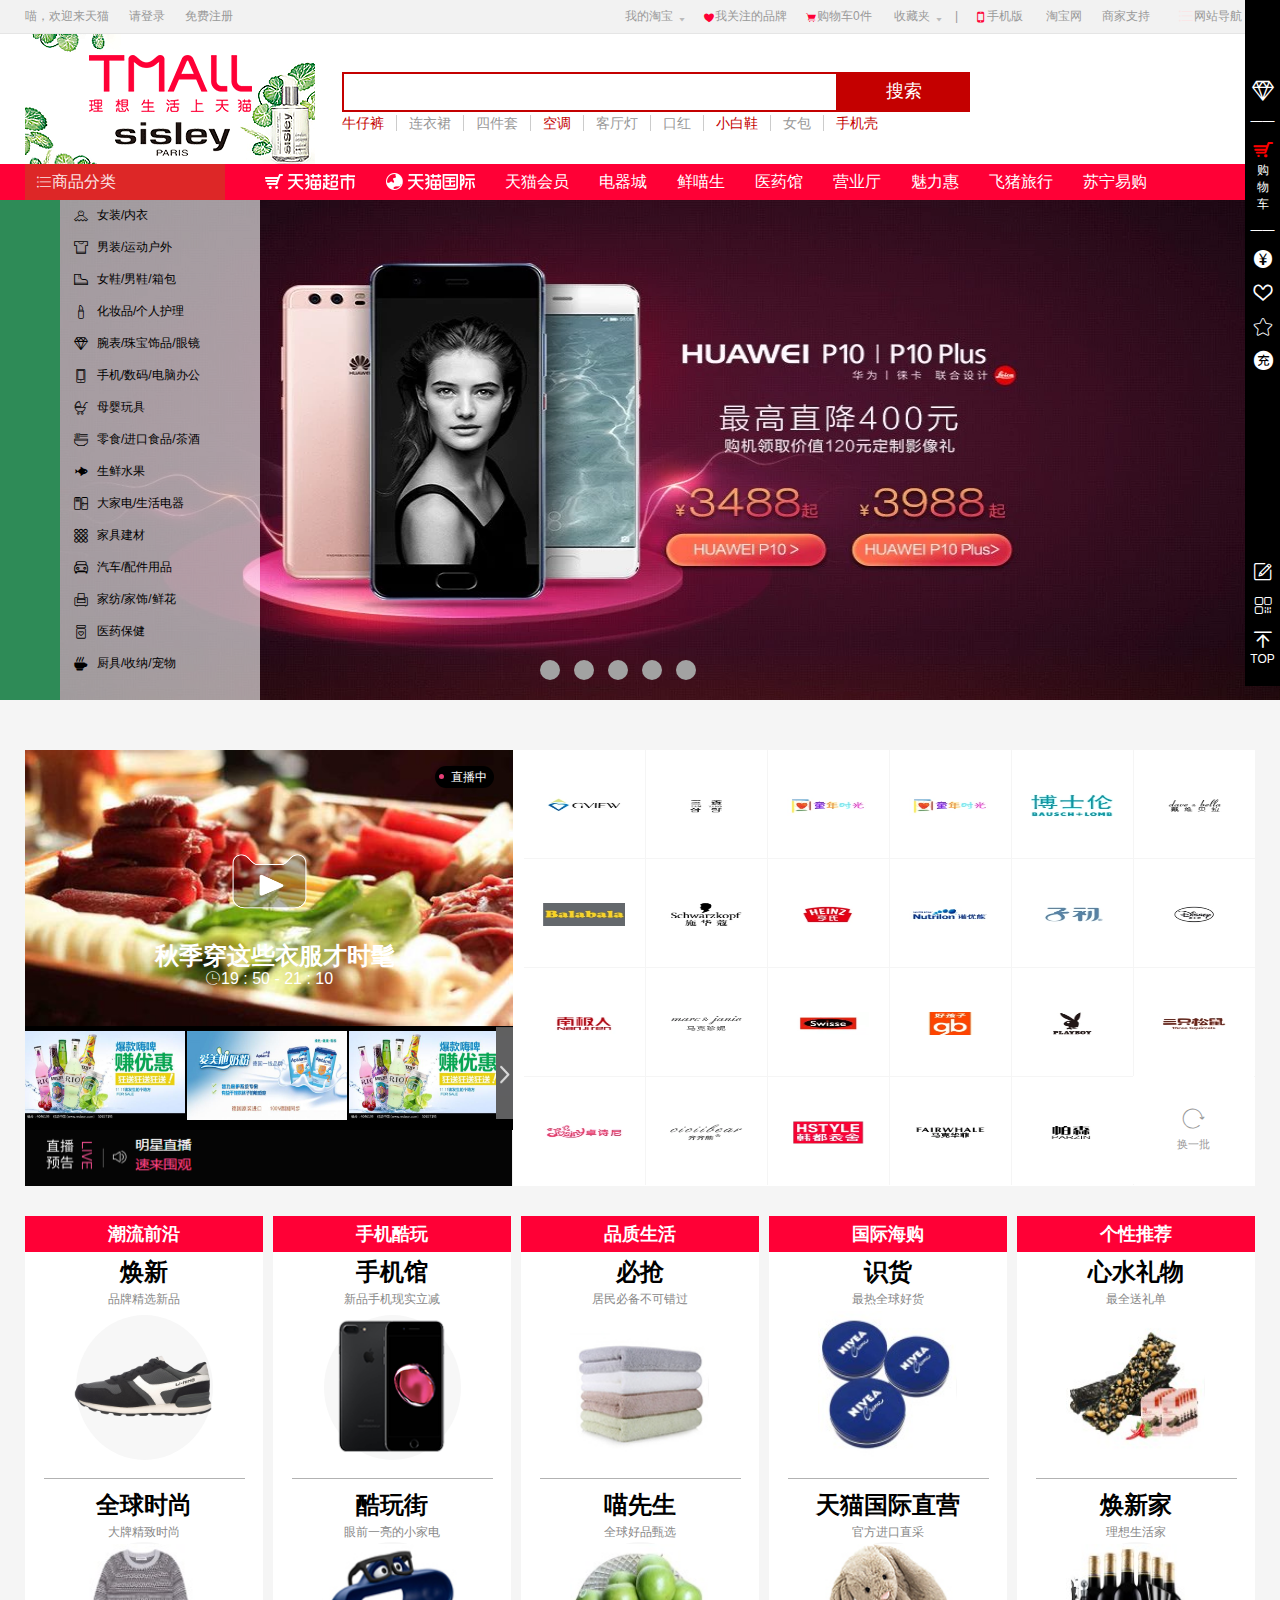
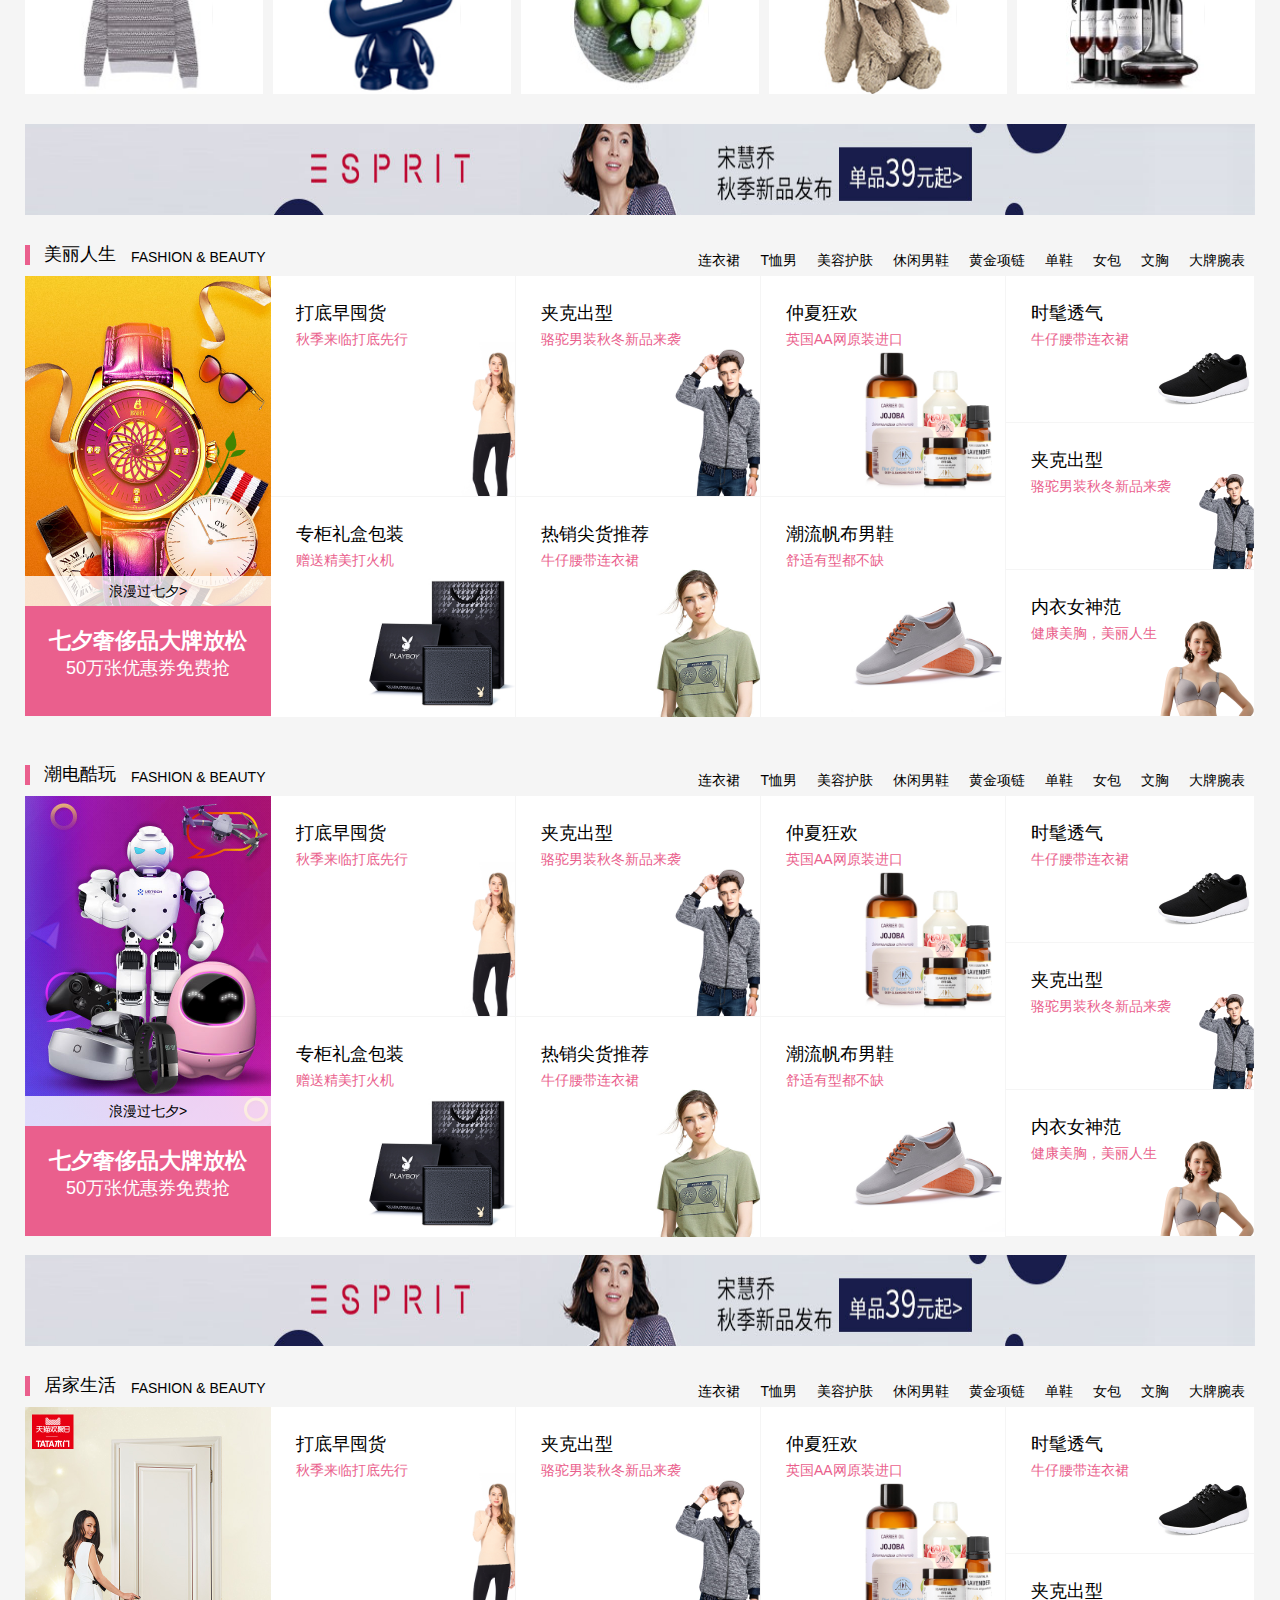
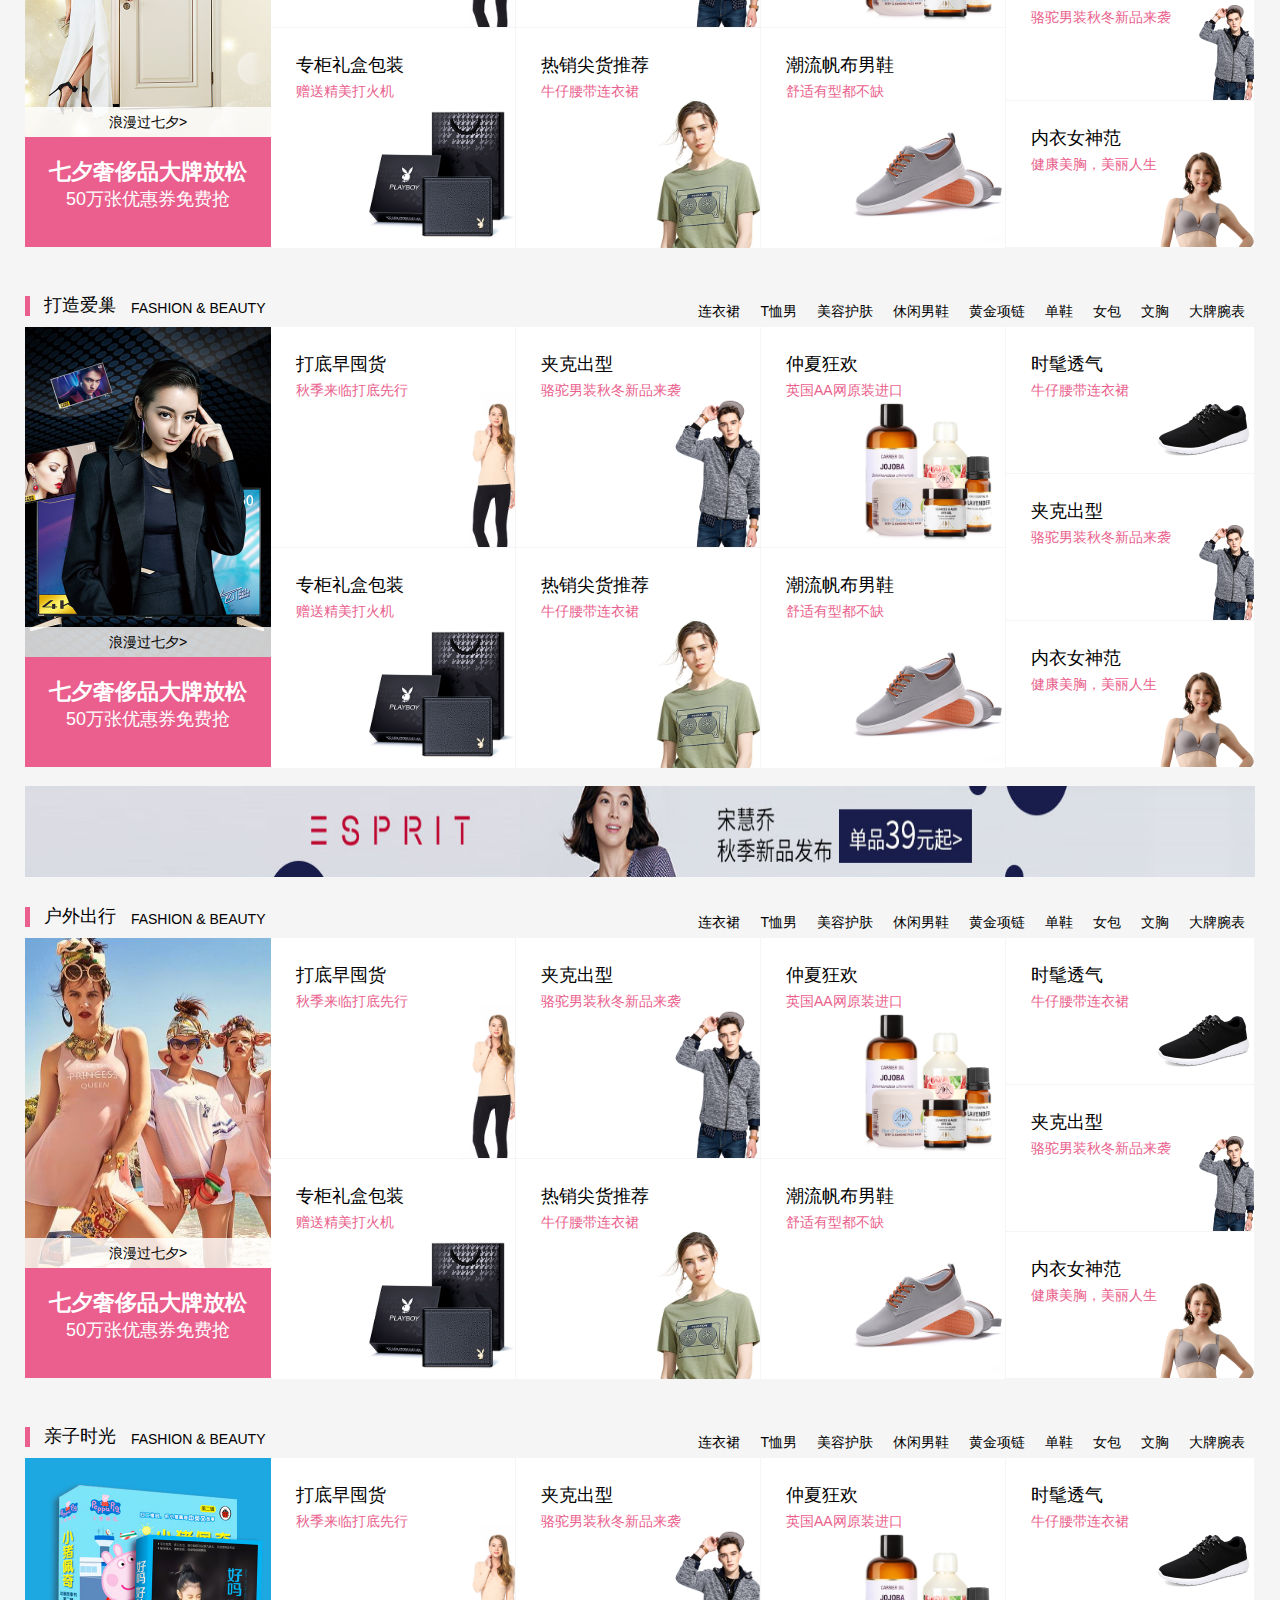
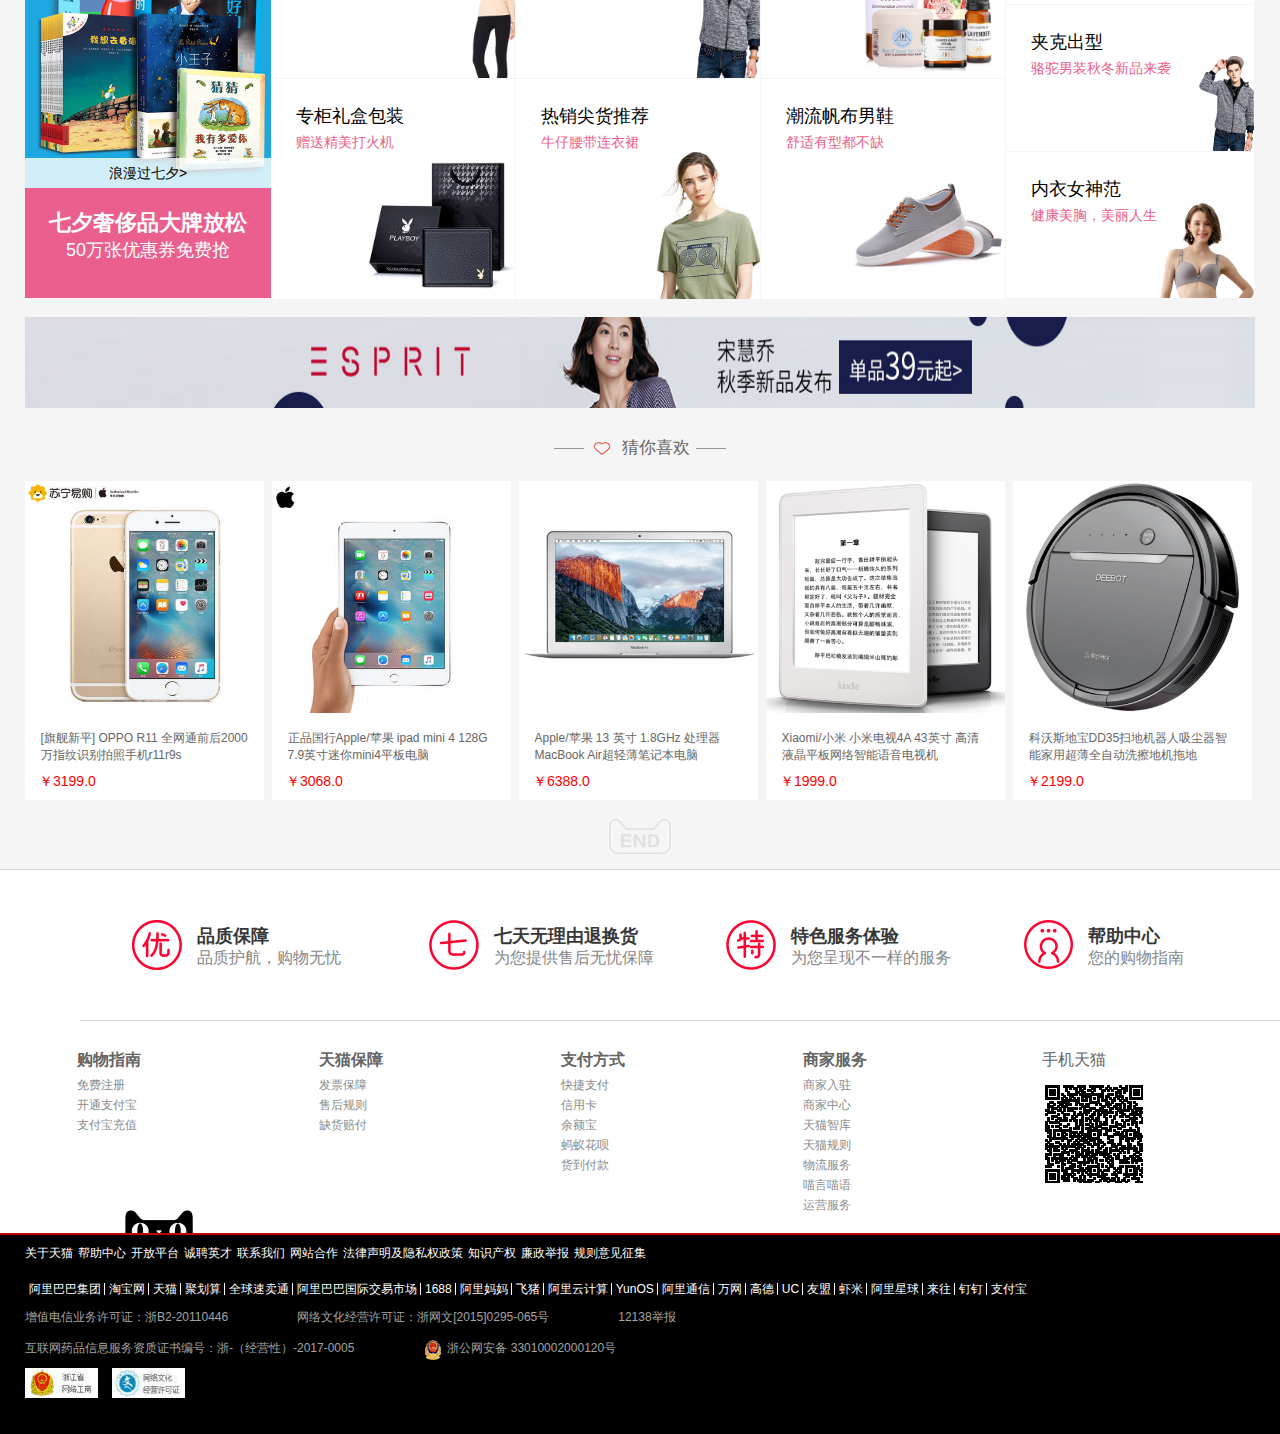
<file: 天猫 PC/index.html>
<!DOCTYPE html>
<html lang="en">
<head>
	<meta charset="UTF-8">
	<title>天猫-郭金玲</title>
	<link rel="stylesheet" href="css/index.css">
	<link rel="stylesheet" href="iconfont/iconfont.css">
	<link rel="stylesheet" href="iconfont1/iconfont.css">
	<link rel="shortcut icon" href="img/tianmao.jpg">
	<script src="js/index.js"></script>
</head>
<body>
	<!-- 头部开始 -->
	<header>
		<main>
			<div class="main-left">
				<ul>
					<li>喵，欢迎来天猫</li>
					<li><a href="">请登录</a></li>
					<li class="reg"><a href="">免费注册</a></li>
				</ul>
			</div>
			<div class="main-right">
				<a href="" class="r1">
					我的淘宝
					<div class="r1-icon"><div class="iconfont icon-sanjiao1"></div></div>
				</a>
				<div class="r2">
					<div class="r2-icon"><div class="iconfont icon-woguanzhudepinpai"></div></div><a href="">我关注的品牌</a>
				</div>
				<div class="r3">
					<div class="r2-icon"><div class="iconfont icon-gouwuchexuanzhong"></div></div><a href="">购物车0件</a>
				</div>
				<a href="" class="r4">
					收藏夹
					<div class="r1-icon"><div class="iconfont icon-sanjiao1"></div></div>
				</a>
				<span>|</span>
				<ul class="r5">
					<li class="r51"><div class="r2-icon"><div class="iconfont icon-shouji"></div></div><a href="">手机版</a></li>
					<li class="r52"><a href="">淘宝网</a></li>
					<li class="r53"><a href="">商家支持</a><div class="r1-icon"><div class="iconfont "></div></div></li>
					<li class="r54"><div class="r2-icon"><div class="iconfont icon-fenlei"></div></div><a href="">网站导航</a><div class="r1-icon"><div class="iconfont icon-sanjiao1"></div></div></li>
				</ul>
			</div>
		</main>
	</header>
	<!-- 头部结束 -->
	<div class="youbiankuang">
		<div class="youbiankuang-logo">
			<a href=""><i class="iconfont icon-tianmao01"></i></a>
		</div>
		<span class="zhishigexian">——</span>
		<div class="youbiankuang-mid">
			<div class="gouwuche">
			<a href=""><i class="iconfont icon-tianmaochaoshigouwuche"></i><span>购物车</span></a>
			</div>
			<span class="zhishigexian">——</span>
			<div class="youbiankuang-3">
				<a href="">	<i class="iconfont icon-wodezichan"></i></a>
			</div>
			<div class="youbiankuang-4">
				<a href=""><i class="iconfont icon-weiguanzhu"></i></a>
			</div>
			<div class="youbiankuang-5">
				<a href=""><i class="iconfont icon-shoucang"></i></a>
			</div>
			<div class="youbiankuang-7">
				<a href=""><i class="iconfont icon-chongshuidian"></i></a>
			</div>
		</div>
		<div class="youbiankuang-bottom">
			<div class="youbiankuang-5">
				<a href=""><i class="iconfont icon-bianji"></i></a>
			</div>
			<div class="youbiankuang-6">
				<a href=""><i class="iconfont icon-erweima"></i></a>
			</div>
			<div class="youbiankuang-7">
				<a href=""><i class="iconfont icon-31huidaodingbu"></i>	TOP</a>
			</div>
		</div>
	</div>
	<!-- 搜索开始 -->
	<section class="sou">
		<div class="sou-box">
			<div class="sou-box-left">
				<a href="">
				<img src="img/TB1GtSvSVXXXXb0XpXXXXXXXXXX-290-130.gif" alt="">
				</a>
			</div>
			<div class="sou-box-right">
				<div class="sou-right-top"></div>
				<a href="" class="sousuo">搜索</a>
				<ul class="head-left">
					<li><a href="" class="mi"><span>牛仔裤</span></a></li>
					<li><a href="">连衣裙</a></li>
					<li><a href="">四件套</a></li>
					<li><a href=""><span>空调</span></a></li>
					<li><a href="">客厅灯</a></li>
					<li><a href="">口红</a></li>
					<li><a href=""><span>小白鞋</span></a></li>
					<li><a href="">女包</a></li>
					<li><a href="" class="select"><span>手机壳</span></a></li>
			</ul>
			</div>
		</div>
	</section>
	<!-- 搜索结束 -->
	<!-- 导航开始 -->
	<section class="nav">
		<div class="nav-box">
			<div class="fenlei">
				<div class="fenlei1">
					<div class="iconfont icon-fenlei"></div>商品分类
				</div>
			</div>
			<ul class="nav-right">
				<li>
					<a class="box" href=""><img src="img/tmcs.png" alt=""></a>
					<div class="cat"></div>
				</li>
				<li>
					<div class="cat"></div>
					<a class="box" href=""><img src="img/tmgj.png" alt=""></a>
				</li>
				<li><a class="box1" href="">天猫会员</a><div class="cat"></div></li>
				<li><a class="box1" href="">电器城</a><div class="cat"></div></li>
				<li><a class="box1" href="">鲜喵生</a><div class="cat"></div></li>
				<li><a class="box1" href="">医药馆</a><div class="cat"></div></li>
				<li><a class="box1" href="">营业厅</a><div class="cat"></div></li>
				<li><a class="box1" href="">魅力惠</a><div class="cat"></div></li>
				<li><a class="box1" href="">飞猪旅行</a><div class="cat"></div></li>
				<li><a class="box1" href="">苏宁易购</a><div class="cat"></div></li>
			</ul>
		</div>
	</section>
	<!-- 导航结束 -->
	<!-- banner开始 -->
	<section class="banner">
		<ul class="banner-img">
		<!-- 尺寸不对用背景图片去写 -->
			<li><a href=""><img src="img/yiyuanfengqiang.webp" alt=""></a></li>
			<li><a href=""><img src="img/yiyuanfengqiang1.webp" alt=""></a></li>
			<li><a href=""><img src="img/yiyuanfengqiang2.jpg" alt=""></a></li>
			<li><a href=""><img src="img/yiyuanfengqiang3.jpg" alt=""></a></li>
			<li><a href=""><img src="img/banner11.webp" alt=""></a></li>
		</ul>
		<ul class="banner-left">
			<li class="li1">
			    <ul class="aside">1</ul>
				<div class="iconfont icon-nvzhuangneiyi"></div>
				<a href="" class="c1">女装/内衣
			</a></li>
			<li>
			    <ul class="aside">2</ul>
				<div class="iconfont icon-nanzhuang"></div>
				<a href="" class="c2">男装/运动户外
			</a></li>
			<li>
			    <ul class="aside">3</ul>
				<div class="iconfont icon-xie"></div>
				<a href="" class="c3">女鞋/男鞋/箱包
			</a></li>
			<li>
			    <ul class="aside">4</ul>
				<div class="iconfont icon-huazhuangpin"></div>
				<a href="" class="c1">化妆品/个人护理</a></li>
			<li>
			    <ul class="aside">5</ul>
				<div class="iconfont icon-zhubaoshipin"></div>
				<a href="" class="c3">腕表/珠宝饰品/眼镜
			</a></li>
			<li>
			    <ul class="aside">6</ul>
				<div class="iconfont icon-shumashouji"></div>
				<a href="" class="c2">手机/数码/电脑办公
			</a></li>
			<li>
			    <ul class="aside">7</ul>
				<div class="iconfont icon-muyingwanju"></div>
				<a href="" class="c4">母婴玩具
			</a></li>
			<li>
			    <ul class="aside">8</ul>
				<div class="iconfont icon-shipin"></div>
				<a href="" class="c5">零食/进口食品/茶酒
			</a></li>
			<li>
			    <ul class="aside">9</ul>
				<div class="iconfont icon-shengxianshuiguo"></div>
				<a href="" class="c5">生鲜水果
			</a></li>
			<li>
			    <ul class="aside">10</ul>
				<div class="iconfont icon-jiayongdianqi"></div>
				<a href="" class="c2">大家电/生活电器
			</a></li>
			<li>
			    <ul class="aside">11</ul>
				<div class="iconfont icon-jiajujiancai"></div>
				<a href="" class="c6">家具建材
			</a></li>
			<li>
			    <ul class="aside">12</ul>
				<div class="iconfont icon-qichepeijian"></div>
				<a href="" class="c2">汽车/配件用品
			</a></li>
			<li>
				<ul class="aside">13</ul>
				<div class="iconfont icon-jiafangjiashi"></div>
				<a href="" class="c5">家纺/家饰/鲜花
			</a></li>
			<li>
			    <ul class="aside">14</ul>
				<div class="iconfont icon-yiyaobaojian"></div>
				<a href="" class="c7">医药保健
			</a></li>
			<li>
			    <ul class="aside">15</ul>
				<div class="iconfont icon-kafei"></div>
				<a href="" class="c6">厨具/收纳/宠物
			</a></li>			
		</ul>
		<ul class="yuan">
			<li></li>
			<li></li>
			<li></li>
			<li></li>
			<li></li>
		</ul>
	</section>
	<!-- banner结束 -->
	<section class="zhengwen">
	<!-- 直播页面开始 -->
		<div class="zhibo">
			<div class="zhibo-left">
				<div class="zhibo-top">
					<img src="img/big.tu.jpg" alt="">
					<a href=""><img src="img/zhiboanniu.png" alt="" class="zhiboanniu"></a>
					<div class="tianliang"><b>秋季穿这些衣服才时髦</b></div>
					<div class="shijian"><span class="iconfont icon-shijian"></span>19 : 50 - 21 : 10</div>
					<div class="zhibozhong"><span></span>直播中</div>
				</div>
				<div class="zhibo-center">
					<div class="zhibo-center1">
						<a href=""><img src="img/xiaotu2.jpg" alt=""></a>
					</div>
					<div class="zhibo-center1">
						<a href=""><img src="img/xiaotu3.jpg" alt=""></a>
					</div>
					<div class="zhibo-center1">
						<a href=""><img src="img/xiaotu2.jpg" alt=""></a>
					</div>
					<div class="zhibo-center2"><a href=""><img src="img/youjiantou.png" alt=""></a></div>
				</div>
				<div class="zhibo-bottom">
					<img src="img/tiao.png" alt="">
				</div>
			</div>
			<div class="zhibo-right">
				<ul class="zhibo-right-ul">
					<li class="zhibo-right-ul-li">
						<div class="beijing"><img src="img/tmall_01.png" alt=""></div>
						<div class="xianshi">
							<span>关注人数20.4万</span>
							<a href="">点击进入</a>
						</div>
					</li>
					<li class="zhibo-right-ul-li">
						<div class="beijing"><img src="img/tmall_02.png" alt=""></div>
						<div class="xianshi">
							<span>关注人数20.4万</span>
							<a href="">点击进入</a>
						</div>
					</li>
					<li class="zhibo-right-ul-li">
						<div class="beijing"><img src="img/tmall_03.png" alt=""></div>
						<div class="xianshi">
							<span>优惠券￥100</span>
							<a href="">点击进入</a>
						</div>
					</li>
					<li class="zhibo-right-ul-li">
						<div class="beijing"><img src="img/tmall_03.png" alt=""></div>
						<div class="xianshi">
							<span>优惠券￥100</span>
							<a href="">点击进入</a>
						</div>
					</li>
					<li class="zhibo-right-ul-li">
						<div class="beijing"><img src="img/tmall_04.png" alt=""></div>
						<div class="xianshi">
							<span>关注人数20.4万</span>
							<a href="">点击进入</a>
						</div>
					</li>
					<li class="zhibo-right-ul-li">
						<div class="beijing"><img src="img/tmall_5.png" alt=""></div>
						<div class="xianshi">
							<span>优惠券￥100</span>
							<a href="">点击进入</a>
						</div>
					</li>
					<li class="zhibo-right-ul-li">
						<div class="beijing"><img src="img/tmall_06.png" alt=""></div>
						<div class="xianshi">
							<span>关注人数20.4万</span>
							<a href="">点击进入</a>
						</div>
					</li>
					<li class="zhibo-right-ul-li">
						<div class="beijing"><img src="img/tmall_07.png" alt=""></div>
						<div class="xianshi">
							<span>优惠券￥100</span>
							<a href="">点击进入</a>
						</div>
					</li>
					<li class="zhibo-right-ul-li">
						<div class="beijing"><img src="img/tmall_08.png" alt=""></div>
						<div class="xianshi">
							<span>关注人数20.4万</span>
							<a href="">点击进入</a>
						</div>
					</li>
					<li class="zhibo-right-ul-li">
						<div class="beijing"><img src="img/tmall_09.png" alt=""></div>
						<div class="xianshi">
							<span>关注人数20.4万</span>
							<a href="">点击进入</a>
						</div>
					</li>
					<li class="zhibo-right-ul-li">
						<div class="beijing"><img src="img/tmall_10.png" alt=""></div>
						<div class="xianshi">
							<span>关注人数20.4万</span>
							<a href="">点击进入</a>
						</div>
					</li>
					<li class="zhibo-right-ul-li">
						<div class="beijing"><img src="img/tmall_11.png" alt=""></div>
						<div class="xianshi">
							<span>优惠券￥100</span>
							<a href="">点击进入</a>
						</div>
					</li>
					<li class="zhibo-right-ul-li">
						<div class="beijing"><img src="img/tmall_12.png" alt=""></div>
						<div class="xianshi">
							<span>关注人数20.4万</span>
							<a href="">点击进入</a>
						</div>
					</li>
					<li class="zhibo-right-ul-li">
						<div class="beijing"><img src="img/天猫tmall_33.png" alt=""></div>
						<div class="xianshi">
							<span>优惠券￥100</span>
							<a href="">点击进入</a>
						</div>
					</li>
					<li class="zhibo-right-ul-li">
						<div class="beijing"><img src="img/天猫tmall_34.png" alt=""></div>
						<div class="xianshi">
							<span>优惠券￥100</span>
							<a href="">点击进入</a>
						</div>
					</li>
					<li class="zhibo-right-ul-li">
						<div class="beijing"><img src="img/天猫tmall_35.png" alt=""></div>
						<div class="xianshi">
							<span>优惠券￥100</span>
							<a href="">点击进入</a>
						</div>
					</li>
					<li class="zhibo-right-ul-li">
						<div class="beijing"><img src="img/天猫tmall_36.png" alt=""></div>
						<div class="xianshi">
							<span>优惠券￥100</span>
							<a href="">点击进入</a>
						</div>
					</li>
					<li class="zhibo-right-ul-li">
						<div class="beijing"><img src="img/天猫tmall_37.png" alt=""></div>
						<div class="xianshi">
							<span>关注人数20.4万</span>
							<a href="">点击进入</a>
						</div>
					</li>
					<li class="zhibo-right-ul-li">
						<div class="beijing"><img src="img/天猫tmall_38.png" alt=""></div>
						<div class="xianshi">
							<span>优惠券￥100</span>
							<a href="">点击进入</a>
						</div>
					</li>
					<li class="zhibo-right-ul-li">
						<div class="beijing"><img src="img/天猫tmall_45.png" alt=""></div>
						<div class="xianshi">
							<span>优惠券￥100</span>
							<a href="">点击进入</a>
						</div>
					</li>
					<li class="zhibo-right-ul-li">
						<div class="beijing"><img src="img/天猫tmall_46.png" alt=""></div>
						<div class="xianshi">
							<span>关注人数20.4万</span>
							<a href="">点击进入</a>
						</div>
					</li>
					<li class="zhibo-right-ul-li">
						<div class="beijing"><img src="img/天猫tmall_47.png" alt=""></div>
						<div class="xianshi">
							<span>优惠券￥100</span>
							<a href="">点击进入</a>
						</div>
					</li>
					<li class="zhibo-right-ul-li">
						<div class="beijing"><img src="img/天猫tmall_48.png" alt=""></div>
						<div class="xianshi">
							<span>关注人数20.4万</span>
							<a href="">点击进入</a>
						</div>
					</li>
					<li class="zhibo-right-ul-li">
						<a href="" class="zhibo-right-ul-li-a-last">
							<i class="iconfont icon-huanyipi1
							"></i>
							<span>换一批</span>
						</a>
					</li>
				</ul>		
			</div>
		</div>
	</section>
	<!-- 直播页面结束 -->
	<!-- 页面开始 -->
	<div class="chaoliu">
		<div class="chaoliu1">
			<div class="chaoliu1-top">
				<span><b>潮流前沿</b></span>
			</div>
			<div class="chaoliu2">
				<a href="" class="chaoliu2-1"><b>焕新</b></a>
				<a href="" class="chaoliu2-2">品牌精选新品</a>
				<div class="chaoliu2-3"></div>
				<div class="huangjin1"><a href=""><img src="img/chaoliu1.png" alt=""></a></div>
				<a href="" class="chaoliu2-4"><b>全球时尚</b></a>
				<a href="" class="chaoliu2-5">大牌精致时尚</a>
				<div class="chaoliu2-6"></div>
				<div class="huangjin1"><a href=""><img src="img/chaoliu2.jpg" alt=""></a></div>
			</div>
		</div>
		<div class="chaoliu1">
			<div class="chaoliu1-top">
				<span><b>手机酷玩</b></span>
			</div>
			<div class="chaoliu2">
				<a href="" class="chaoliu2-1"><b>手机馆</b></a>
				<a href="" class="chaoliu2-2">新品手机现实立减</a>
				<div class="chaoliu2-3"></div>
				<div class="huangjin1"><a href=""><img src="img/chaoliu2.png" alt=""></a></div>
				<a href="" class="chaoliu2-4"><b>酷玩街</b></a>
				<a href="" class="chaoliu2-5">眼前一亮的小家电</a>
				<div class="chaoliu2-6"></div>
				<div class="huangjin1"><a href=""><img src="img/shoujikuwan2.jpg" alt=""></a></div>
			</div>
		</div>
		<div class="chaoliu1">
			<div class="chaoliu1-top">
				<span><b>品质生活</b></span>
			</div>
			<div class="chaoliu2">
				<a href="" class="chaoliu2-1"><b>必抢</b></a>
				<a href="" class="chaoliu2-2">居民必备不可错过</a>
				<div class="chaoliu2-3"></div>
				<div class="huangjin"><a href=""><img src="img/pinzhishenghuo1.jpg" alt=""></a></div>
				<a href="" class="chaoliu2-4"><b>喵先生</b></a>
				<a href="" class="chaoliu2-5">全球好品甄选</a>
				<div class="chaoliu2-6"></div>
				<div class="huangjin1"><a href=""><img src="img/pinzhishenghuo2.jpg" alt=""></a></div>
			</div>
		</div>
		<div class="chaoliu1">
			<div class="chaoliu1-top">
				<span><b>国际海购</b></span>
			</div>
			<div class="chaoliu2">
				<a href="" class="chaoliu2-1"><b>识货</b></a>
				<a href="" class="chaoliu2-2">最热全球好货</a>
				<div class="chaoliu2-3"></div>
				<div class="huangjin1"><a href=""><img src="img/haigou1.jpg" alt=""></a></div>
				<a href="" class="chaoliu2-4"><b>天猫国际直营</b></a>
				<a href="" class="chaoliu2-5">官方进口直采</a>
				<div class="chaoliu2-6"></div>
				<div class="huangjin1"><a href=""><img src="img/haigou2.jpg" alt=""></a></div>
			</div>
		</div>
		<div class="chaoliu5">
			<div class="chaoliu1-top">
				<span><b>个性推荐</b></span>
			</div>
			<div class="chaoliu2">
				<a href="" class="chaoliu2-1"><b>心水礼物</b></a>
				<a href="" class="chaoliu2-2">最全送礼单</a>
				<div class="chaoliu2-3"></div>
				<div class="huangjin1"><a href=""><img src="img/gexing1.jpg" alt=""></a></div>
				<a href="" class="chaoliu2-4"><b>焕新家</b></a>
				<a href="" class="chaoliu2-5">理想生活家</a>
				<div class="chaoliu2-6"></div>
				<div class="huangjin1"><a href=""><img src="img/gexing2.jpg" alt=""></a></div>
			</div>
		</div>
	</div>
	<!-- 页面结束 -->
	<div class="yanjingcha"><a href=""><img src="img/TB1HomNSVXXXXaXXFXXSutbFXXX.jpg" alt=""></a></div>
	<!-- 美丽人生开始 -->
	<div class="meili-body">
		<div class="meili">
			<div class="meili-top">
				<i class="meili-yop-i"></i>
				<div class="meili-top-left">美丽人生</div>
				<div class="meili-zimu">FASHION & BEAUTY</div>
				<div class="meili-right">
					<ul class="meili-right-ul">
						<li><a href="">连衣裙</a></li>
						<li><a href="">T恤男</a></li>
						<li><a href="">美容护肤</a></li>
						<li><a href="">休闲男鞋</a></li>
						<li><a href="">黄金项链</a></li>
						<li><a href="">单鞋</a></li>
						<li><a href="">女包</a></li>
						<li><a href="">文胸</a></li>
						<li><a href="">大牌腕表</a></li>
					</ul>
				</div>
			</div>
			<div class="meili-bottom">
				<div class="meili-bottom-left">
					<a href="" class="meili-bottom-left-a">
						<img src="img/meili-left1.jpg" alt="">
						<div class="zhezhao"></div>	
					</a>
					<div class="meili-bottom-left-qixi">
						<a href="" class="meili-bottom-left-qixi-a">浪漫过七夕></a>
					</div>
					<div class="meili-bottom-left-bottom">
						<a href="" class="meili-bottom-left-bottom-a1">七夕奢侈品大牌放松</a>
						<a href="" class="meili-bottom-left-bottom-a2">50万张优惠券免费抢</a>
					</div>
				</div>
					<div class="meili-bottom-mid">
						<ul class="meili-bottom-mid-ul">
							<li class="meili-bottom-mid-ul-li">
								<a href="" class="meili-bottom-mid-ul-li-a" >
									<a href="" class="meili-bottom-mid-ul-li-a1">打底早囤货</a>
									<a href="" class="meili-bottom-mid-ul-li-a2">秋季来临打底先行</a>
									<a href=""><img src="img/meili-bottom-mid1.jpg" alt=""></a>
								</a>
							</li>
							<li class="meili-bottom-mid-ul-li">
								<a href="" class="meili-bottom-mid-ul-li-a" >
									<a href="" class="meili-bottom-mid-ul-li-a1">夹克出型</a>
									<a href="" class="meili-bottom-mid-ul-li-a2">骆驼男装秋冬新品来袭</a>
									<a href=""><img src="img/meili-bottom-mid2.jpg" alt=""></a>
								</a>
							</li>
							<li class="meili-bottom-mid-ul-li">
								<a href="" class="meili-bottom-mid-ul-li-a" >
									<a href="" class="meili-bottom-mid-ul-li-a1">仲夏狂欢</a>
									<a href="" class="meili-bottom-mid-ul-li-a2">英国AA网原装进口</a>
									<a href=""><img src="img/meili-bottom-mid3.jpg" alt=""></a>
								</a>
							</li>
							<li class="meili-bottom-mid-ul-li">
								<a href="" class="meili-bottom-mid-ul-li-a" >
									<a href="" class="meili-bottom-mid-ul-li-a1">专柜礼盒包装</a>
									<a href="" class="meili-bottom-mid-ul-li-a2">赠送精美打火机</a>
									<a href=""><img src="img/meili-bottom-mid4.jpg" alt=""></a>
								</a>
							</li>
							<li class="meili-bottom-mid-ul-li">
								<a href="" class="meili-bottom-mid-ul-li-a" >
									<a href="" class="meili-bottom-mid-ul-li-a1">热销尖货推荐</a>
									<a href="" class="meili-bottom-mid-ul-li-a2">牛仔腰带连衣裙</a>
									<a href=""><img src="img/meili-bottom-mid5.jpg" alt=""></a>
								</a>
							</li>
							<li class="meili-bottom-mid-ul-li">
								<a href="" class="meili-bottom-mid-ul-li-a" >
									<a href="" class="meili-bottom-mid-ul-li-a1">潮流帆布男鞋</a>
									<a href="" class="meili-bottom-mid-ul-li-a2">舒适有型都不缺</a>
									<a href=""><img src="img/meili-bottom-mid6.jpg" alt=""></a>
								</a>
							</li>
						</ul>
					</div>
				<div class="meili-bottom-right">
					<ul class="meili-bottom-right-ul">
						<li class="meili-bottom-right-ul-li">
							<a href="" class="meili-bottom-right-ul-li-a" >
								<a href="" class="meili-bottom-right-ul-li-a1">时髦透气</a>
								<a href="" class="meili-bottom-right-ul-li-a2">牛仔腰带连衣裙</a>
								<a href=""><img src="img/meili-bottom-right1.jpg" alt=""></a>
							</a>
						</li>
						<li class="meili-bottom-right-ul-li">
							<a href="" class="meili-bottom-right-ul-li-a" >
								<a href="" class="meili-bottom-right-ul-li-a1">夹克出型</a>
								<a href="" class="meili-bottom-right-ul-li-a2">骆驼男装秋冬新品来袭</a>
								<a href=""><img src="img/meili-bttom-right2.jpg" alt=""></a>
							</a>
						</li>
						<li class="meili-bottom-right-ul-li">
							<a href="" class="meili-bottom-right-ul-li-a" >
								<a href="" class="meili-bottom-right-ul-li-a1">内衣女神范</a>
								<a href="" class="meili-bottom-right-ul-li-a2">健康美胸，美丽人生</a>
								<a href=""><img src="img/meili-bttom-right3.jpg" alt=""></a>
							</a>
						</li>
					</ul>
				</div>
			</div>
		</div>
	</div>
	<div class="meili-body">
		<div class="meili">
			<div class="meili-top">
				<i class="meili-yop-i"></i>
				<div class="meili-top-left">潮电酷玩</div>
				<div class="meili-zimu">FASHION & BEAUTY</div>
				<div class="meili-right">
					<ul class="meili-right-ul">
						<li><a href="">连衣裙</a></li>
						<li><a href="">T恤男</a></li>
						<li><a href="">美容护肤</a></li>
						<li><a href="">休闲男鞋</a></li>
						<li><a href="">黄金项链</a></li>
						<li><a href="">单鞋</a></li>
						<li><a href="">女包</a></li>
						<li><a href="">文胸</a></li>
						<li><a href="">大牌腕表</a></li>
					</ul>
				</div>
			</div>
			<div class="meili-bottom">
				<div class="meili-bottom-left">
					<a href="" class="meili-bottom-left-a">
						<img src="img/chaoku.jpg" alt="">
						<div class="zhezhao"></div>	
					</a>
					<div class="meili-bottom-left-qixi">
						<a href="" class="meili-bottom-left-qixi-a">浪漫过七夕></a>
					</div>
					<div class="meili-bottom-left-bottom">
						<a href="" class="meili-bottom-left-bottom-a1">七夕奢侈品大牌放松</a>
						<a href="" class="meili-bottom-left-bottom-a2">50万张优惠券免费抢</a>
					</div>
				</div>
					<div class="meili-bottom-mid">
						<ul class="meili-bottom-mid-ul">
							<li class="meili-bottom-mid-ul-li">
								<a href="" class="meili-bottom-mid-ul-li-a" >
									<a href="" class="meili-bottom-mid-ul-li-a1">打底早囤货</a>
									<a href="" class="meili-bottom-mid-ul-li-a2">秋季来临打底先行</a>
									<a href=""><img src="img/meili-bottom-mid1.jpg" alt=""></a>
								</a>
							</li>
							<li class="meili-bottom-mid-ul-li">
								<a href="" class="meili-bottom-mid-ul-li-a" >
									<a href="" class="meili-bottom-mid-ul-li-a1">夹克出型</a>
									<a href="" class="meili-bottom-mid-ul-li-a2">骆驼男装秋冬新品来袭</a>
									<a href=""><img src="img/meili-bottom-mid2.jpg" alt=""></a>
								</a>
							</li>
							<li class="meili-bottom-mid-ul-li">
								<a href="" class="meili-bottom-mid-ul-li-a" >
									<a href="" class="meili-bottom-mid-ul-li-a1">仲夏狂欢</a>
									<a href="" class="meili-bottom-mid-ul-li-a2">英国AA网原装进口</a>
									<a href=""><img src="img/meili-bottom-mid3.jpg" alt=""></a>
								</a>
							</li>
							<li class="meili-bottom-mid-ul-li">
								<a href="" class="meili-bottom-mid-ul-li-a" >
									<a href="" class="meili-bottom-mid-ul-li-a1">专柜礼盒包装</a>
									<a href="" class="meili-bottom-mid-ul-li-a2">赠送精美打火机</a>
									<a href=""><img src="img/meili-bottom-mid4.jpg" alt=""></a>
								</a>
							</li>
							<li class="meili-bottom-mid-ul-li">
								<a href="" class="meili-bottom-mid-ul-li-a" >
									<a href="" class="meili-bottom-mid-ul-li-a1">热销尖货推荐</a>
									<a href="" class="meili-bottom-mid-ul-li-a2">牛仔腰带连衣裙</a>
									<a href=""><img src="img/meili-bottom-mid5.jpg" alt=""></a>
								</a>
							</li>
							<li class="meili-bottom-mid-ul-li">
								<a href="" class="meili-bottom-mid-ul-li-a" >
									<a href="" class="meili-bottom-mid-ul-li-a1">潮流帆布男鞋</a>
									<a href="" class="meili-bottom-mid-ul-li-a2">舒适有型都不缺</a>
									<a href=""><img src="img/meili-bottom-mid6.jpg" alt=""></a>
								</a>
							</li>
						</ul>
					</div>
				<div class="meili-bottom-right">
					<ul class="meili-bottom-right-ul">
						<li class="meili-bottom-right-ul-li">
							<a href="" class="meili-bottom-right-ul-li-a" >
								<a href="" class="meili-bottom-right-ul-li-a1">时髦透气</a>
								<a href="" class="meili-bottom-right-ul-li-a2">牛仔腰带连衣裙</a>
								<a href=""><img src="img/meili-bottom-right1.jpg" alt=""></a>
							</a>
						</li>
						<li class="meili-bottom-right-ul-li">
							<a href="" class="meili-bottom-right-ul-li-a" >
								<a href="" class="meili-bottom-right-ul-li-a1">夹克出型</a>
								<a href="" class="meili-bottom-right-ul-li-a2">骆驼男装秋冬新品来袭</a>
								<a href=""><img src="img/meili-bttom-right2.jpg" alt=""></a>
							</a>
						</li>
						<li class="meili-bottom-right-ul-li">
							<a href="" class="meili-bottom-right-ul-li-a" >
								<a href="" class="meili-bottom-right-ul-li-a1">内衣女神范</a>
								<a href="" class="meili-bottom-right-ul-li-a2">健康美胸，美丽人生</a>
								<a href=""><img src="img/meili-bttom-right3.jpg" alt=""></a>
							</a>
						</li>
					</ul>
				</div>
			</div>
		</div>
	</div>
	<div class="yanjingcha"><a href=""><img src="img/TB1HomNSVXXXXaXXFXXSutbFXXX.jpg" alt=""></a></div>
	<div class="meili-body">
		<div class="meili">
			<div class="meili-top">
				<i class="meili-yop-i"></i>
				<div class="meili-top-left">居家生活</div>
				<div class="meili-zimu">FASHION & BEAUTY</div>
				<div class="meili-right">
					<ul class="meili-right-ul">
						<li><a href="">连衣裙</a></li>
						<li><a href="">T恤男</a></li>
						<li><a href="">美容护肤</a></li>
						<li><a href="">休闲男鞋</a></li>
						<li><a href="">黄金项链</a></li>
						<li><a href="">单鞋</a></li>
						<li><a href="">女包</a></li>
						<li><a href="">文胸</a></li>
						<li><a href="">大牌腕表</a></li>
					</ul>
				</div>
			</div>
			<div class="meili-bottom">
				<div class="meili-bottom-left">
					<a href="" class="meili-bottom-left-a">
						<img src="img/jujia.jpg" alt="">
						<div class="zhezhao"></div>	
					</a>
					<div class="meili-bottom-left-qixi">
						<a href="" class="meili-bottom-left-qixi-a">浪漫过七夕></a>
					</div>
					<div class="meili-bottom-left-bottom">
						<a href="" class="meili-bottom-left-bottom-a1">七夕奢侈品大牌放松</a>
						<a href="" class="meili-bottom-left-bottom-a2">50万张优惠券免费抢</a>
					</div>
				</div>
					<div class="meili-bottom-mid">
						<ul class="meili-bottom-mid-ul">
							<li class="meili-bottom-mid-ul-li">
								<a href="" class="meili-bottom-mid-ul-li-a" >
									<a href="" class="meili-bottom-mid-ul-li-a1">打底早囤货</a>
									<a href="" class="meili-bottom-mid-ul-li-a2">秋季来临打底先行</a>
									<a href=""><img src="img/meili-bottom-mid1.jpg" alt=""></a>
								</a>
							</li>
							<li class="meili-bottom-mid-ul-li">
								<a href="" class="meili-bottom-mid-ul-li-a" >
									<a href="" class="meili-bottom-mid-ul-li-a1">夹克出型</a>
									<a href="" class="meili-bottom-mid-ul-li-a2">骆驼男装秋冬新品来袭</a>
									<a href=""><img src="img/meili-bottom-mid2.jpg" alt=""></a>
								</a>
							</li>
							<li class="meili-bottom-mid-ul-li">
								<a href="" class="meili-bottom-mid-ul-li-a" >
									<a href="" class="meili-bottom-mid-ul-li-a1">仲夏狂欢</a>
									<a href="" class="meili-bottom-mid-ul-li-a2">英国AA网原装进口</a>
									<a href=""><img src="img/meili-bottom-mid3.jpg" alt=""></a>
								</a>
							</li>
							<li class="meili-bottom-mid-ul-li">
								<a href="" class="meili-bottom-mid-ul-li-a" >
									<a href="" class="meili-bottom-mid-ul-li-a1">专柜礼盒包装</a>
									<a href="" class="meili-bottom-mid-ul-li-a2">赠送精美打火机</a>
									<a href=""><img src="img/meili-bottom-mid4.jpg" alt=""></a>
								</a>
							</li>
							<li class="meili-bottom-mid-ul-li">
								<a href="" class="meili-bottom-mid-ul-li-a" >
									<a href="" class="meili-bottom-mid-ul-li-a1">热销尖货推荐</a>
									<a href="" class="meili-bottom-mid-ul-li-a2">牛仔腰带连衣裙</a>
									<a href=""><img src="img/meili-bottom-mid5.jpg" alt=""></a>
								</a>
							</li>
							<li class="meili-bottom-mid-ul-li">
								<a href="" class="meili-bottom-mid-ul-li-a" >
									<a href="" class="meili-bottom-mid-ul-li-a1">潮流帆布男鞋</a>
									<a href="" class="meili-bottom-mid-ul-li-a2">舒适有型都不缺</a>
									<a href=""><img src="img/meili-bottom-mid6.jpg" alt=""></a>
								</a>
							</li>
						</ul>
					</div>
				<div class="meili-bottom-right">
					<ul class="meili-bottom-right-ul">
						<li class="meili-bottom-right-ul-li">
							<a href="" class="meili-bottom-right-ul-li-a" >
								<a href="" class="meili-bottom-right-ul-li-a1">时髦透气</a>
								<a href="" class="meili-bottom-right-ul-li-a2">牛仔腰带连衣裙</a>
								<a href=""><img src="img/meili-bottom-right1.jpg" alt=""></a>
							</a>
						</li>
						<li class="meili-bottom-right-ul-li">
							<a href="" class="meili-bottom-right-ul-li-a" >
								<a href="" class="meili-bottom-right-ul-li-a1">夹克出型</a>
								<a href="" class="meili-bottom-right-ul-li-a2">骆驼男装秋冬新品来袭</a>
								<a href=""><img src="img/meili-bttom-right2.jpg" alt=""></a>
							</a>
						</li>
						<li class="meili-bottom-right-ul-li">
							<a href="" class="meili-bottom-right-ul-li-a" >
								<a href="" class="meili-bottom-right-ul-li-a1">内衣女神范</a>
								<a href="" class="meili-bottom-right-ul-li-a2">健康美胸，美丽人生</a>
								<a href=""><img src="img/meili-bttom-right3.jpg" alt=""></a>
							</a>
						</li>
					</ul>
				</div>
			</div>
		</div>
	</div>
	<div class="meili-body">
		<div class="meili">
			<div class="meili-top">
				<i class="meili-yop-i"></i>
				<div class="meili-top-left">打造爱巢</div>
				<div class="meili-zimu">FASHION & BEAUTY</div>
				<div class="meili-right">
					<ul class="meili-right-ul">
						<li><a href="">连衣裙</a></li>
						<li><a href="">T恤男</a></li>
						<li><a href="">美容护肤</a></li>
						<li><a href="">休闲男鞋</a></li>
						<li><a href="">黄金项链</a></li>
						<li><a href="">单鞋</a></li>
						<li><a href="">女包</a></li>
						<li><a href="">文胸</a></li>
						<li><a href="">大牌腕表</a></li>
					</ul>
				</div>
			</div>
			<div class="meili-bottom">
				<div class="meili-bottom-left">
					<a href="" class="meili-bottom-left-a">
						<img src="img/dazaoaihe.jpg" alt="">
						<div class="zhezhao"></div>	
					</a>
					<div class="meili-bottom-left-qixi">
						<a href="" class="meili-bottom-left-qixi-a">浪漫过七夕></a>
					</div>
					<div class="meili-bottom-left-bottom">
						<a href="" class="meili-bottom-left-bottom-a1">七夕奢侈品大牌放松</a>
						<a href="" class="meili-bottom-left-bottom-a2">50万张优惠券免费抢</a>
					</div>
				</div>
					<div class="meili-bottom-mid">
						<ul class="meili-bottom-mid-ul">
							<li class="meili-bottom-mid-ul-li">
								<a href="" class="meili-bottom-mid-ul-li-a" >
									<a href="" class="meili-bottom-mid-ul-li-a1">打底早囤货</a>
									<a href="" class="meili-bottom-mid-ul-li-a2">秋季来临打底先行</a>
									<a href=""><img src="img/meili-bottom-mid1.jpg" alt=""></a>
								</a>
							</li>
							<li class="meili-bottom-mid-ul-li">
								<a href="" class="meili-bottom-mid-ul-li-a" >
									<a href="" class="meili-bottom-mid-ul-li-a1">夹克出型</a>
									<a href="" class="meili-bottom-mid-ul-li-a2">骆驼男装秋冬新品来袭</a>
									<a href=""><img src="img/meili-bottom-mid2.jpg" alt=""></a>
								</a>
							</li>
							<li class="meili-bottom-mid-ul-li">
								<a href="" class="meili-bottom-mid-ul-li-a" >
									<a href="" class="meili-bottom-mid-ul-li-a1">仲夏狂欢</a>
									<a href="" class="meili-bottom-mid-ul-li-a2">英国AA网原装进口</a>
									<a href=""><img src="img/meili-bottom-mid3.jpg" alt=""></a>
								</a>
							</li>
							<li class="meili-bottom-mid-ul-li">
								<a href="" class="meili-bottom-mid-ul-li-a" >
									<a href="" class="meili-bottom-mid-ul-li-a1">专柜礼盒包装</a>
									<a href="" class="meili-bottom-mid-ul-li-a2">赠送精美打火机</a>
									<a href=""><img src="img/meili-bottom-mid4.jpg" alt=""></a>
								</a>
							</li>
							<li class="meili-bottom-mid-ul-li">
								<a href="" class="meili-bottom-mid-ul-li-a" >
									<a href="" class="meili-bottom-mid-ul-li-a1">热销尖货推荐</a>
									<a href="" class="meili-bottom-mid-ul-li-a2">牛仔腰带连衣裙</a>
									<a href=""><img src="img/meili-bottom-mid5.jpg" alt=""></a>
								</a>
							</li>
							<li class="meili-bottom-mid-ul-li">
								<a href="" class="meili-bottom-mid-ul-li-a" >
									<a href="" class="meili-bottom-mid-ul-li-a1">潮流帆布男鞋</a>
									<a href="" class="meili-bottom-mid-ul-li-a2">舒适有型都不缺</a>
									<a href=""><img src="img/meili-bottom-mid6.jpg" alt=""></a>
								</a>
							</li>
						</ul>
					</div>
				<div class="meili-bottom-right">
					<ul class="meili-bottom-right-ul">
						<li class="meili-bottom-right-ul-li">
							<a href="" class="meili-bottom-right-ul-li-a" >
								<a href="" class="meili-bottom-right-ul-li-a1">时髦透气</a>
								<a href="" class="meili-bottom-right-ul-li-a2">牛仔腰带连衣裙</a>
								<a href=""><img src="img/meili-bottom-right1.jpg" alt=""></a>
							</a>
						</li>
						<li class="meili-bottom-right-ul-li">
							<a href="" class="meili-bottom-right-ul-li-a" >
								<a href="" class="meili-bottom-right-ul-li-a1">夹克出型</a>
								<a href="" class="meili-bottom-right-ul-li-a2">骆驼男装秋冬新品来袭</a>
								<a href=""><img src="img/meili-bttom-right2.jpg" alt=""></a>
							</a>
						</li>
						<li class="meili-bottom-right-ul-li">
							<a href="" class="meili-bottom-right-ul-li-a" >
								<a href="" class="meili-bottom-right-ul-li-a1">内衣女神范</a>
								<a href="" class="meili-bottom-right-ul-li-a2">健康美胸，美丽人生</a>
								<a href=""><img src="img/meili-bttom-right3.jpg" alt=""></a>
							</a>
						</li>
					</ul>
				</div>
			</div>
		</div>
	</div>
	<div class="yanjingcha"><a href=""><img src="img/TB1HomNSVXXXXaXXFXXSutbFXXX.jpg" alt=""></a></div>
	<div class="meili-body">
		<div class="meili">
			<div class="meili-top">
				<i class="meili-yop-i"></i>
				<div class="meili-top-left">户外出行</div>
				<div class="meili-zimu">FASHION & BEAUTY</div>
				<div class="meili-right">
					<ul class="meili-right-ul">
						<li><a href="">连衣裙</a></li>
						<li><a href="">T恤男</a></li>
						<li><a href="">美容护肤</a></li>
						<li><a href="">休闲男鞋</a></li>
						<li><a href="">黄金项链</a></li>
						<li><a href="">单鞋</a></li>
						<li><a href="">女包</a></li>
						<li><a href="">文胸</a></li>
						<li><a href="">大牌腕表</a></li>
					</ul>
				</div>
			</div>
			<div class="meili-bottom">
				<div class="meili-bottom-left">
					<a href="" class="meili-bottom-left-a">
						<img src="img/youyong.jpg" alt="">
						<div class="zhezhao"></div>	
					</a>
					<div class="meili-bottom-left-qixi">
						<a href="" class="meili-bottom-left-qixi-a">浪漫过七夕></a>
					</div>
					<div class="meili-bottom-left-bottom">
						<a href="" class="meili-bottom-left-bottom-a1">七夕奢侈品大牌放松</a>
						<a href="" class="meili-bottom-left-bottom-a2">50万张优惠券免费抢</a>
					</div>
				</div>
					<div class="meili-bottom-mid">
						<ul class="meili-bottom-mid-ul">
							<li class="meili-bottom-mid-ul-li">
								<a href="" class="meili-bottom-mid-ul-li-a" >
									<a href="" class="meili-bottom-mid-ul-li-a1">打底早囤货</a>
									<a href="" class="meili-bottom-mid-ul-li-a2">秋季来临打底先行</a>
									<a href=""><img src="img/meili-bottom-mid1.jpg" alt=""></a>
								</a>
							</li>
							<li class="meili-bottom-mid-ul-li">
								<a href="" class="meili-bottom-mid-ul-li-a" >
									<a href="" class="meili-bottom-mid-ul-li-a1">夹克出型</a>
									<a href="" class="meili-bottom-mid-ul-li-a2">骆驼男装秋冬新品来袭</a>
									<a href=""><img src="img/meili-bottom-mid2.jpg" alt=""></a>
								</a>
							</li>
							<li class="meili-bottom-mid-ul-li">
								<a href="" class="meili-bottom-mid-ul-li-a" >
									<a href="" class="meili-bottom-mid-ul-li-a1">仲夏狂欢</a>
									<a href="" class="meili-bottom-mid-ul-li-a2">英国AA网原装进口</a>
									<a href=""><img src="img/meili-bottom-mid3.jpg" alt=""></a>
								</a>
							</li>
							<li class="meili-bottom-mid-ul-li">
								<a href="" class="meili-bottom-mid-ul-li-a" >
									<a href="" class="meili-bottom-mid-ul-li-a1">专柜礼盒包装</a>
									<a href="" class="meili-bottom-mid-ul-li-a2">赠送精美打火机</a>
									<a href=""><img src="img/meili-bottom-mid4.jpg" alt=""></a>
								</a>
							</li>
							<li class="meili-bottom-mid-ul-li">
								<a href="" class="meili-bottom-mid-ul-li-a" >
									<a href="" class="meili-bottom-mid-ul-li-a1">热销尖货推荐</a>
									<a href="" class="meili-bottom-mid-ul-li-a2">牛仔腰带连衣裙</a>
									<a href=""><img src="img/meili-bottom-mid5.jpg" alt=""></a>
								</a>
							</li>
							<li class="meili-bottom-mid-ul-li">
								<a href="" class="meili-bottom-mid-ul-li-a" >
									<a href="" class="meili-bottom-mid-ul-li-a1">潮流帆布男鞋</a>
									<a href="" class="meili-bottom-mid-ul-li-a2">舒适有型都不缺</a>
									<a href=""><img src="img/meili-bottom-mid6.jpg" alt=""></a>
								</a>
							</li>
						</ul>
					</div>
				<div class="meili-bottom-right">
					<ul class="meili-bottom-right-ul">
						<li class="meili-bottom-right-ul-li">
							<a href="" class="meili-bottom-right-ul-li-a" >
								<a href="" class="meili-bottom-right-ul-li-a1">时髦透气</a>
								<a href="" class="meili-bottom-right-ul-li-a2">牛仔腰带连衣裙</a>
								<a href=""><img src="img/meili-bottom-right1.jpg" alt=""></a>
							</a>
						</li>
						<li class="meili-bottom-right-ul-li">
							<a href="" class="meili-bottom-right-ul-li-a" >
								<a href="" class="meili-bottom-right-ul-li-a1">夹克出型</a>
								<a href="" class="meili-bottom-right-ul-li-a2">骆驼男装秋冬新品来袭</a>
								<a href=""><img src="img/meili-bttom-right2.jpg" alt=""></a>
							</a>
						</li>
						<li class="meili-bottom-right-ul-li">
							<a href="" class="meili-bottom-right-ul-li-a" >
								<a href="" class="meili-bottom-right-ul-li-a1">内衣女神范</a>
								<a href="" class="meili-bottom-right-ul-li-a2">健康美胸，美丽人生</a>
								<a href=""><img src="img/meili-bttom-right3.jpg" alt=""></a>
							</a>
						</li>
					</ul>
				</div>
			</div>
		</div>
	</div>
	<div class="meili-body">
		<div class="meili">
			<div class="meili-top">
				<i class="meili-yop-i"></i>
				<div class="meili-top-left">亲子时光</div>
				<div class="meili-zimu">FASHION & BEAUTY</div>
				<div class="meili-right">
					<ul class="meili-right-ul">
						<li><a href="">连衣裙</a></li>
						<li><a href="">T恤男</a></li>
						<li><a href="">美容护肤</a></li>
						<li><a href="">休闲男鞋</a></li>
						<li><a href="">黄金项链</a></li>
						<li><a href="">单鞋</a></li>
						<li><a href="">女包</a></li>
						<li><a href="">文胸</a></li>
						<li><a href="">大牌腕表</a></li>
					</ul>
				</div>
			</div>
			<div class="meili-bottom">
				<div class="meili-bottom-left">
					<a href="" class="meili-bottom-left-a">
						<img src="img/qinzi.jpg" alt="">
						<div class="zhezhao"></div>	
					</a>
					<div class="meili-bottom-left-qixi">
						<a href="" class="meili-bottom-left-qixi-a">浪漫过七夕></a>
					</div>
					<div class="meili-bottom-left-bottom">
						<a href="" class="meili-bottom-left-bottom-a1">七夕奢侈品大牌放松</a>
						<a href="" class="meili-bottom-left-bottom-a2">50万张优惠券免费抢</a>
					</div>
				</div>
					<div class="meili-bottom-mid">
						<ul class="meili-bottom-mid-ul">
							<li class="meili-bottom-mid-ul-li">
								<a href="" class="meili-bottom-mid-ul-li-a" >
									<a href="" class="meili-bottom-mid-ul-li-a1">打底早囤货</a>
									<a href="" class="meili-bottom-mid-ul-li-a2">秋季来临打底先行</a>
									<a href=""><img src="img/meili-bottom-mid1.jpg" alt=""></a>
								</a>
							</li>
							<li class="meili-bottom-mid-ul-li">
								<a href="" class="meili-bottom-mid-ul-li-a" >
									<a href="" class="meili-bottom-mid-ul-li-a1">夹克出型</a>
									<a href="" class="meili-bottom-mid-ul-li-a2">骆驼男装秋冬新品来袭</a>
									<a href=""><img src="img/meili-bottom-mid2.jpg" alt=""></a>
								</a>
							</li>
							<li class="meili-bottom-mid-ul-li">
								<a href="" class="meili-bottom-mid-ul-li-a" >
									<a href="" class="meili-bottom-mid-ul-li-a1">仲夏狂欢</a>
									<a href="" class="meili-bottom-mid-ul-li-a2">英国AA网原装进口</a>
									<a href=""><img src="img/meili-bottom-mid3.jpg" alt=""></a>
								</a>
							</li>
							<li class="meili-bottom-mid-ul-li">
								<a href="" class="meili-bottom-mid-ul-li-a" >
									<a href="" class="meili-bottom-mid-ul-li-a1">专柜礼盒包装</a>
									<a href="" class="meili-bottom-mid-ul-li-a2">赠送精美打火机</a>
									<a href=""><img src="img/meili-bottom-mid4.jpg" alt=""></a>
								</a>
							</li>
							<li class="meili-bottom-mid-ul-li">
								<a href="" class="meili-bottom-mid-ul-li-a" >
									<a href="" class="meili-bottom-mid-ul-li-a1">热销尖货推荐</a>
									<a href="" class="meili-bottom-mid-ul-li-a2">牛仔腰带连衣裙</a>
									<a href=""><img src="img/meili-bottom-mid5.jpg" alt=""></a>
								</a>
							</li>
							<li class="meili-bottom-mid-ul-li">
								<a href="" class="meili-bottom-mid-ul-li-a" >
									<a href="" class="meili-bottom-mid-ul-li-a1">潮流帆布男鞋</a>
									<a href="" class="meili-bottom-mid-ul-li-a2">舒适有型都不缺</a>
									<a href=""><img src="img/meili-bottom-mid6.jpg" alt=""></a>
								</a>
							</li>
						</ul>
					</div>
				<div class="meili-bottom-right">
					<ul class="meili-bottom-right-ul">
						<li class="meili-bottom-right-ul-li">
							<a href="" class="meili-bottom-right-ul-li-a" >
								<a href="" class="meili-bottom-right-ul-li-a1">时髦透气</a>
								<a href="" class="meili-bottom-right-ul-li-a2">牛仔腰带连衣裙</a>
								<a href=""><img src="img/meili-bottom-right1.jpg" alt=""></a>
							</a>
						</li>
						<li class="meili-bottom-right-ul-li">
							<a href="" class="meili-bottom-right-ul-li-a" >
								<a href="" class="meili-bottom-right-ul-li-a1">夹克出型</a>
								<a href="" class="meili-bottom-right-ul-li-a2">骆驼男装秋冬新品来袭</a>
								<a href=""><img src="img/meili-bttom-right2.jpg" alt=""></a>
							</a>
						</li>
						<li class="meili-bottom-right-ul-li">
							<a href="" class="meili-bottom-right-ul-li-a" >
								<a href="" class="meili-bottom-right-ul-li-a1">内衣女神范</a>
								<a href="" class="meili-bottom-right-ul-li-a2">健康美胸，美丽人生</a>
								<a href=""><img src="img/meili-bttom-right3.jpg" alt=""></a>
							</a>
						</li>
					</ul>
				</div>
			</div>
		</div>
	</div>
	<div class="yanjingcha"><a href=""><img src="img/TB1HomNSVXXXXaXXFXXSutbFXXX.jpg" alt=""></a></div>
	<div class="xihuan-box">
		<div class="xihuan">
			<div class="zuoxian"></div>
			<div class="xin"><img src="img/xin.png" alt=""></div>
			<span>猜你喜欢</span>
			<div class="youxian"></div>
		</div>
	</div>
	<div class="xihuanyemian">
		<div class="xihuan1">
		<a href="">
			<div class="xihuan-tupian">
				<img src="img/shouji5.jpg" alt="">
			</div>
			<div class="zhezhao2"></div>
			<div class="xihuan-zi1">[旗舰新平] OPPO R11 全网通前后2000万指纹识别拍照手机r11r9s</div>
			<div class="xihuan-zi2">￥3199.0</div>
		</div></a>
		<div class="xihuan1">
		<a href="">
			<div class="xihuan-tupian">
				<img src="img/TB2n1S6hXXXXXcdXXXXXXXXXXXX_!!1669409267.jpg_400x400q60.jpg" alt="">
			</div>
			<div class="zhezhao2"></div>
			<div class="xihuan-zi1">正品国行Apple/苹果 ipad mini 4 128G 7.9英寸迷你mini4平板电脑</div>
			<div class="xihuan-zi2">￥3068.0</div>
		</div></a>
		<div class="xihuan1">
		<a href="">
			<div class="xihuan-tupian">
				<img src="img/TB2wQrBtB0kpuFjy1zdXXXuUVXa_!!1669409267.png_400x400q60.jpg" alt="">
			</div>
			<div class="zhezhao2"></div>
			<div class="xihuan-zi1">Apple/苹果 13 英寸 1.8GHz 处理器 MacBook Air超轻薄笔记本电脑</div>
			<div class="xihuan-zi2">￥6388.0</div>
		</div></a>
		<div class="xihuan1">
		<a href="">
			<div class="xihuan-tupian">
				<img src="img/shouji6.jpg" alt="">
			</div>
			<div class="zhezhao2"></div>
			<div class="xihuan-zi1">Xiaomi/小米 小米电视4A 43英寸 高清液晶平板网络智能语音电视机</div>
			<div class="xihuan-zi2">￥1999.0</div>
		</div></a>
		<div class="xihuan1 xihuan2">
		<a href="">
			<div class="xihuan-tupian">
				<img src="img/TB1jGI6RXXXXXbaaXXXwu0bFXXX.png_400x400q60.jpg" alt="">
			</div>
			<div class="zhezhao2"></div>
			<div class="xihuan-zi1">科沃斯地宝DD35扫地机器人吸尘器智能家用超薄全自动洗擦地机拖地</div>
			<div class="xihuan-zi2">￥2199.0</div>
		</div></a>
	</div>
	<div class="jieshutupian">
		<div class="jieshu-tupian"></div>
	</div>
	<section class="di-nav">
		<ul class="dinav-box">
			<li>
				<a href="" class="nav-zi">
					<img src="img/y.png" alt="">
					<div class="dititle-box">
						<div class="nav-title"><b>品质保障</b></div>
						<div class="nav-stitle">品质护航，购物无忧</div>
					</div>
				</a>
			</li>
			<li>
				<a href="" class="nav-zi">
					<img src="img/q.png" alt="">
					<div class="dititle-box">
						<div class="nav-title"><b>七天无理由退换货</b></div>
						<div class="nav-stitle">为您提供售后无忧保障</div>
					</div>
				</a>
			</li>
			<li>
				<a href="" class="nav-zi">
					<img src="img/t.png" alt="">
					<div class="dititle-box">
						<div class="nav-title"><b>特色服务体验</b></div>
						<div class="nav-stitle">为您呈现不一样的服务</div>
					</div>
				</a>
			</li>
			<li>
				<a href="" class="nav-zi">
					<img src="img/b.png" alt="">
					<div class="dititle-box">
						<div class="nav-title"><b>帮助中心</b></div>
						<div class="nav-stitle">您的购物指南</div>
					</div>
				</a>
			</li>
		</ul>
		<div class="big-box-b">
		<div class="lx-left">
             <dl class="left-list">
                 <dt><b>购物指南</b></dt>
                 <dd><a href="">免费注册</a></dd>
                 <dd><a href="">开通支付宝</a></dd>
                 <dd><a href="">支付宝充值</a></dd>
             </dl>
             <dl class="left-list">
                 <dt><b>天猫保障</b></dt>
                 <dd><a href="">发票保障</a></dd>
                 <dd><a href="">售后规则</a></dd>
                 <dd><a href="">缺货赔付</a></dd>
             </dl>
             <dl  class="left-list">
                 <dt><b>支付方式</b></dt>
                 <dd><a href="">快捷支付</a></dd>
                 <dd><a href="">信用卡</a></dd>
                 <dd><a href="">余额宝</a></dd>
                 <dd><a href="">蚂蚁花呗</a></dd>
                 <dd><a href="">货到付款</a></dd>
             </dl>
             <dl  class="left-list1">
                 <dt><b>商家服务</b></dt>
                 <dd><a href="">商家入驻</a></dd>
                 <dd><a href="">商家中心</a></dd>
                 <dd><a href="">天猫智库</a></dd>
                 <dd><a href="">天猫规则</a></dd>
                 <dd><a href="">物流服务</a></dd>
                 <dd><a href="">喵言喵语</a></dd>
                 <dd><a href="">运营服务</a></dd>
             </dl>
          </div>
          <div class="lx-right">
          		<div class="lx-title">手机天猫</div>
          		<a href=""><img src="img/er.png" alt=""></a>
          </div>
          <img src="img/TB1dl28RXXXXXbzaFXXXXXXXXXX-136-50.png" alt="" class="hei">
          </div>
    </section>
	<!-- 底部导航结束-->
	<!-- 底部开始 -->
	<section class="bottom">
		<div class="bottom-box">
			<ul class="bottom-nav">
				<li><a href="">关于天猫</a></li>
				<li><a href="">帮助中心</a></li>
				<li><a href="">开放平台</a></li>
				<li><a href="">诚聘英才</a></li>
				<li><a href="">联系我们</a></li>
				<li><a href="">网站合作</a></li>
				<li><a href="">法律声明及隐私权政策</a></li>
				<li><a href="">知识产权</a></li>
				<li><a href="">廉政举报</a></li>
				<li><a href="">规则意见征集</a></li>
			</ul>
			<ul class="pingtai">
				<li><a href="">阿里巴巴集团</a></li>
				<li><a href="">淘宝网</a></li>
				<li><a href="">天猫</a></li>
				<li><a href="">聚划算</a></li>
				<li><a href="">全球速卖通</a></li>
				<li><a href="">阿里巴巴国际交易市场</a></li>
				<li><a href="">1688</a></li>
				<li><a href="">阿里妈妈</a></li>
				<li><a href="">飞猪</a></li>
				<li><a href="">阿里云计算</a></li>
				<li><a href="">YunOS</a></li>
				<li><a href="">阿里通信</a></li>
				<li><a href="">万网</a></li>
				<li><a href="">高德</a></li>
				<li><a href="">UC</a></li>
				<li><a href="">友盟</a></li>
				<li><a href="">虾米</a></li>
				<li><a href="">阿里星球</a></li>
				<li><a href="">来往</a></li>
				<li><a href="">钉钉</a></li>
				<li><a href="">支付宝</a></li>
			</ul>
			<ul class="zheng">
				<li>增值电信业务许可证：<a href="">浙B2-20110446</a></li>
				<li>网络文化经营许可证：<a href="">浙网文[2015]0295-065号</a></li>
				<li><a href="">12138举报</a></li>
			</ul>
			<div class="bian-box">
				<div class="bian">互联网药品信息服务资质证书编号：<a href="">浙-（经营性）-2017-0005</a></div>
				<div class="bian2"></div>
				<a href="" class="gimg"><img src="img/gongan.png" alt="" class="gongan"></a>
				<a href="" class="gonghao">浙公网安备 33010002000120号</a>
			</div>
			<a href="" class="gs"><img src="img/gong.jpg" alt=""></a>
			<a href="" class="wang"><img src="img/wang.jpg" alt=""></a>
		</div>
	</section>	
	<!-- 底部结束 -->
</body>
</html>
</file>
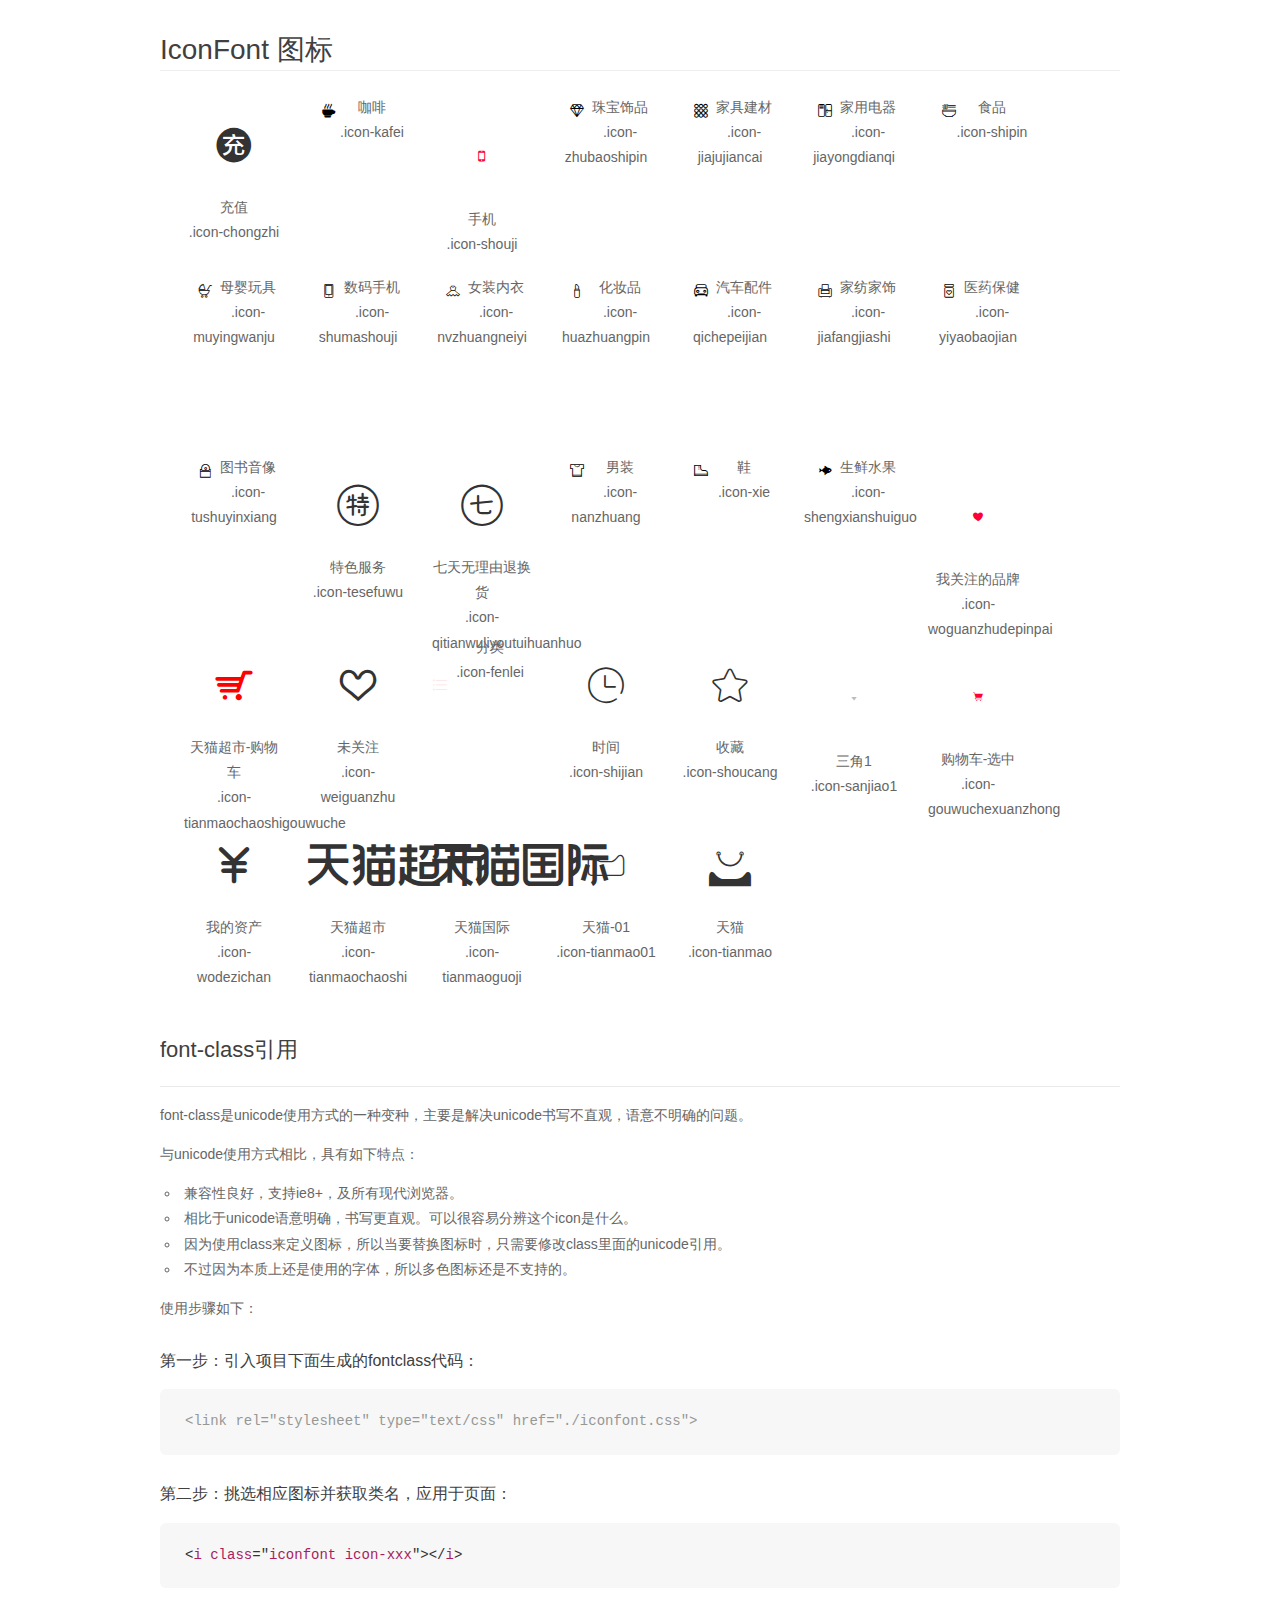
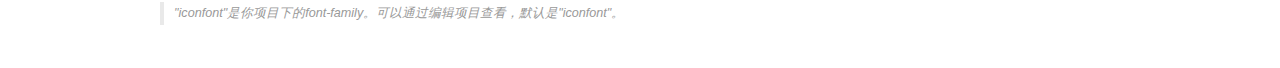
<file: 天猫 PC/iconfont/demo_fontclass.html>
<!DOCTYPE html>
<html>
<head>
    <meta charset="utf-8"/>
    <title>IconFont</title>
    <link rel="stylesheet" href="demo.css">
    <link rel="stylesheet" href="iconfont.css">
</head>
<body>
    <div class="main markdown">
        <h1>IconFont 图标</h1>
        <ul class="icon_lists clear">
            
                <li>
                <i class="icon iconfont icon-chongzhi"></i>
                    <div class="name">充值</div>
                    <div class="fontclass">.icon-chongzhi</div>
                </li>
            
                <li>
                <i class="icon iconfont icon-kafei"></i>
                    <div class="name">咖啡</div>
                    <div class="fontclass">.icon-kafei</div>
                </li>
            
                <li>
                <i class="icon iconfont icon-shouji"></i>
                    <div class="name">手机</div>
                    <div class="fontclass">.icon-shouji</div>
                </li>
            
                <li>
                <i class="icon iconfont icon-zhubaoshipin"></i>
                    <div class="name">珠宝饰品</div>
                    <div class="fontclass">.icon-zhubaoshipin</div>
                </li>
            
                <li>
                <i class="icon iconfont icon-jiajujiancai"></i>
                    <div class="name">家具建材</div>
                    <div class="fontclass">.icon-jiajujiancai</div>
                </li>
            
                <li>
                <i class="icon iconfont icon-jiayongdianqi"></i>
                    <div class="name">家用电器</div>
                    <div class="fontclass">.icon-jiayongdianqi</div>
                </li>
            
                <li>
                <i class="icon iconfont icon-shipin"></i>
                    <div class="name">食品</div>
                    <div class="fontclass">.icon-shipin</div>
                </li>
            
                <li>
                <i class="icon iconfont icon-muyingwanju"></i>
                    <div class="name">母婴玩具</div>
                    <div class="fontclass">.icon-muyingwanju</div>
                </li>
            
                <li>
                <i class="icon iconfont icon-shumashouji"></i>
                    <div class="name">数码手机</div>
                    <div class="fontclass">.icon-shumashouji</div>
                </li>
            
                <li>
                <i class="icon iconfont icon-nvzhuangneiyi"></i>
                    <div class="name">女装内衣</div>
                    <div class="fontclass">.icon-nvzhuangneiyi</div>
                </li>
            
                <li>
                <i class="icon iconfont icon-huazhuangpin"></i>
                    <div class="name">化妆品</div>
                    <div class="fontclass">.icon-huazhuangpin</div>
                </li>
            
                <li>
                <i class="icon iconfont icon-qichepeijian"></i>
                    <div class="name">汽车配件</div>
                    <div class="fontclass">.icon-qichepeijian</div>
                </li>
            
                <li>
                <i class="icon iconfont icon-jiafangjiashi"></i>
                    <div class="name">家纺家饰</div>
                    <div class="fontclass">.icon-jiafangjiashi</div>
                </li>
            
                <li>
                <i class="icon iconfont icon-yiyaobaojian"></i>
                    <div class="name">医药保健</div>
                    <div class="fontclass">.icon-yiyaobaojian</div>
                </li>
            
                <li>
                <i class="icon iconfont icon-tushuyinxiang"></i>
                    <div class="name">图书音像</div>
                    <div class="fontclass">.icon-tushuyinxiang</div>
                </li>
            
                <li>
                <i class="icon iconfont icon-tesefuwu"></i>
                    <div class="name">特色服务</div>
                    <div class="fontclass">.icon-tesefuwu</div>
                </li>
            
                <li>
                <i class="icon iconfont icon-qitianwuliyoutuihuanhuo"></i>
                    <div class="name">七天无理由退换货</div>
                    <div class="fontclass">.icon-qitianwuliyoutuihuanhuo</div>
                </li>
            
                <li>
                <i class="icon iconfont icon-nanzhuang"></i>
                    <div class="name">男装</div>
                    <div class="fontclass">.icon-nanzhuang</div>
                </li>
            
                <li>
                <i class="icon iconfont icon-xie"></i>
                    <div class="name">鞋</div>
                    <div class="fontclass">.icon-xie</div>
                </li>
            
                <li>
                <i class="icon iconfont icon-shengxianshuiguo"></i>
                    <div class="name">生鲜水果</div>
                    <div class="fontclass">.icon-shengxianshuiguo</div>
                </li>
            
                <li>
                <i class="icon iconfont icon-woguanzhudepinpai"></i>
                    <div class="name">我关注的品牌</div>
                    <div class="fontclass">.icon-woguanzhudepinpai</div>
                </li>
            
                <li>
                <i class="icon iconfont icon-tianmaochaoshigouwuche"></i>
                    <div class="name">天猫超市-购物车</div>
                    <div class="fontclass">.icon-tianmaochaoshigouwuche</div>
                </li>
            
                <li>
                <i class="icon iconfont icon-weiguanzhu"></i>
                    <div class="name">未关注</div>
                    <div class="fontclass">.icon-weiguanzhu</div>
                </li>
            
                <li>
                <i class="icon iconfont icon-fenlei"></i>
                    <div class="name">分类</div>
                    <div class="fontclass">.icon-fenlei</div>
                </li>
            
                <li>
                <i class="icon iconfont icon-shijian"></i>
                    <div class="name">时间</div>
                    <div class="fontclass">.icon-shijian</div>
                </li>
            
                <li>
                <i class="icon iconfont icon-shoucang"></i>
                    <div class="name">收藏</div>
                    <div class="fontclass">.icon-shoucang</div>
                </li>
            
                <li>
                <i class="icon iconfont icon-sanjiao1"></i>
                    <div class="name">三角1</div>
                    <div class="fontclass">.icon-sanjiao1</div>
                </li>
            
                <li>
                <i class="icon iconfont icon-gouwuchexuanzhong"></i>
                    <div class="name">购物车-选中</div>
                    <div class="fontclass">.icon-gouwuchexuanzhong</div>
                </li>
            
                <li>
                <i class="icon iconfont icon-wodezichan"></i>
                    <div class="name">我的资产</div>
                    <div class="fontclass">.icon-wodezichan</div>
                </li>
            
                <li>
                <i class="icon iconfont icon-tianmaochaoshi"></i>
                    <div class="name">天猫超市</div>
                    <div class="fontclass">.icon-tianmaochaoshi</div>
                </li>
            
                <li>
                <i class="icon iconfont icon-tianmaoguoji"></i>
                    <div class="name">天猫国际</div>
                    <div class="fontclass">.icon-tianmaoguoji</div>
                </li>
            
                <li>
                <i class="icon iconfont icon-tianmao01"></i>
                    <div class="name">天猫-01</div>
                    <div class="fontclass">.icon-tianmao01</div>
                </li>
            
                <li>
                <i class="icon iconfont icon-tianmao"></i>
                    <div class="name">天猫</div>
                    <div class="fontclass">.icon-tianmao</div>
                </li>
            
        </ul>

        <h2 id="font-class-">font-class引用</h2>
        <hr>

        <p>font-class是unicode使用方式的一种变种，主要是解决unicode书写不直观，语意不明确的问题。</p>
        <p>与unicode使用方式相比，具有如下特点：</p>
        <ul>
        <li>兼容性良好，支持ie8+，及所有现代浏览器。</li>
        <li>相比于unicode语意明确，书写更直观。可以很容易分辨这个icon是什么。</li>
        <li>因为使用class来定义图标，所以当要替换图标时，只需要修改class里面的unicode引用。</li>
        <li>不过因为本质上还是使用的字体，所以多色图标还是不支持的。</li>
        </ul>
        <p>使用步骤如下：</p>
        <h3 id="-fontclass-">第一步：引入项目下面生成的fontclass代码：</h3>


        <pre><code class="lang-js hljs javascript"><span class="hljs-comment">&lt;link rel="stylesheet" type="text/css" href="./iconfont.css"&gt;</span></code></pre>
        <h3 id="-">第二步：挑选相应图标并获取类名，应用于页面：</h3>
        <pre><code class="lang-css hljs">&lt;<span class="hljs-selector-tag">i</span> <span class="hljs-selector-tag">class</span>="<span class="hljs-selector-tag">iconfont</span> <span class="hljs-selector-tag">icon-xxx</span>"&gt;&lt;/<span class="hljs-selector-tag">i</span>&gt;</code></pre>
        <blockquote>
        <p>"iconfont"是你项目下的font-family。可以通过编辑项目查看，默认是"iconfont"。</p>
        </blockquote>
    </div>
</body>
</html>
</file>
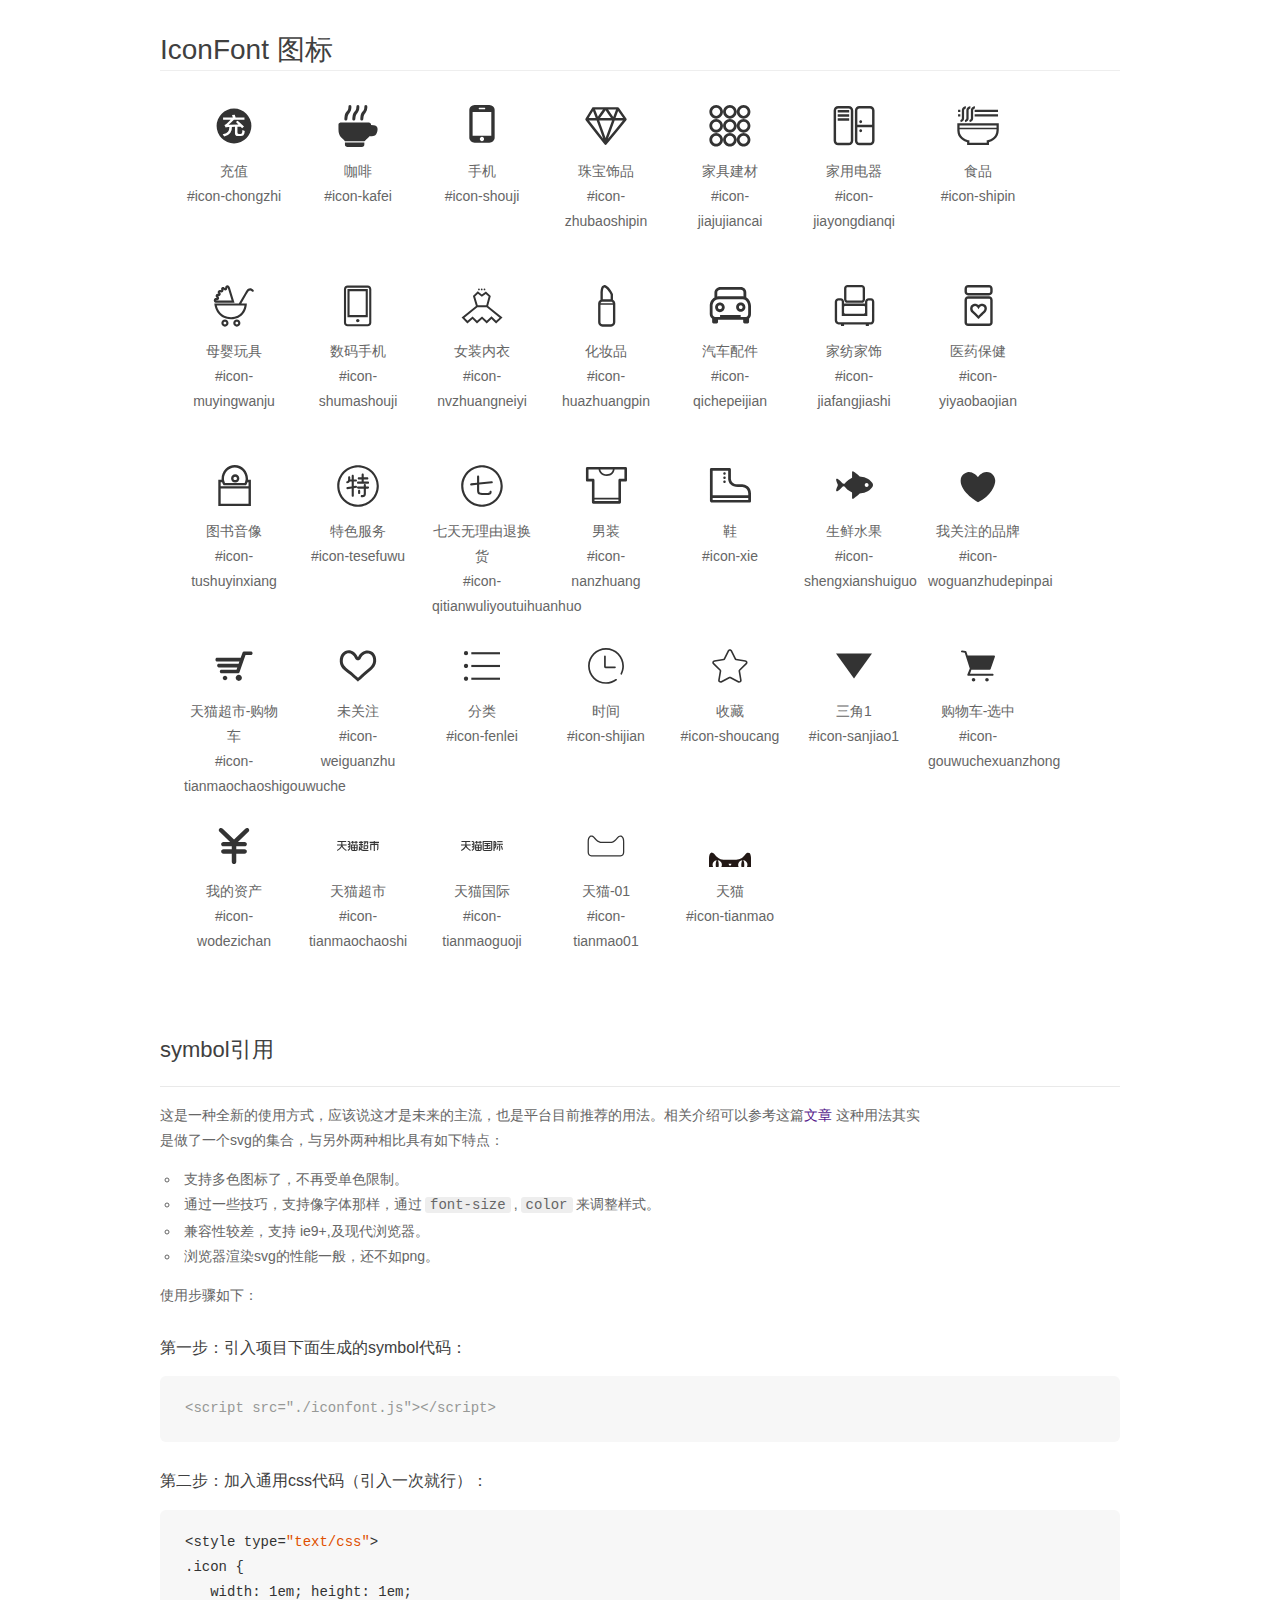
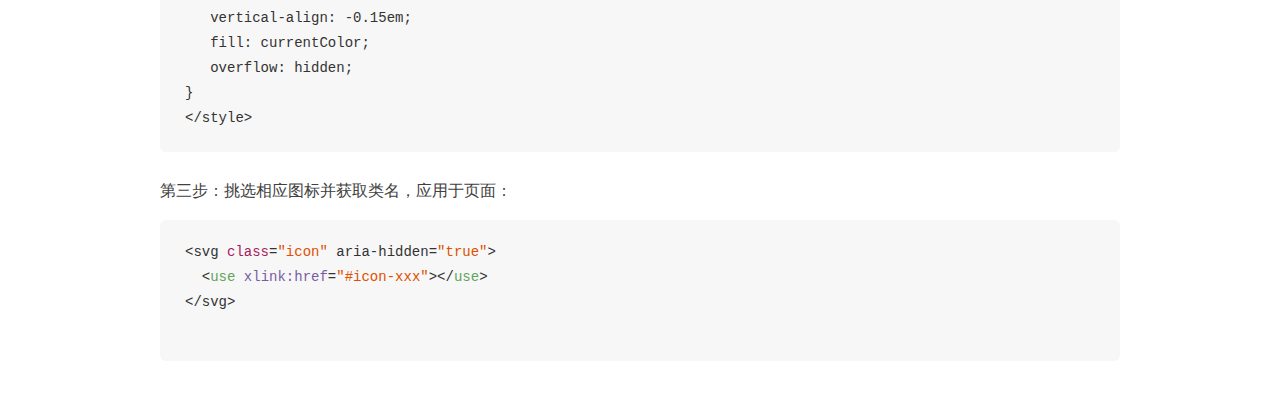
<file: 天猫 PC/iconfont/demo_symbol.html>
<!DOCTYPE html>
<html>
<head>
    <meta charset="utf-8"/>
    <title>IconFont</title>
    <link rel="stylesheet" href="demo.css">
    <script src="iconfont.js"></script>

    <style type="text/css">
        .icon {
          /* 通过设置 font-size 来改变图标大小 */
          width: 1em; height: 1em;
          /* 图标和文字相邻时，垂直对齐 */
          vertical-align: -0.15em;
          /* 通过设置 color 来改变 SVG 的颜色/fill */
          fill: currentColor;
          /* path 和 stroke 溢出 viewBox 部分在 IE 下会显示
             normalize.css 中也包含这行 */
          overflow: hidden;
        }

    </style>
</head>
<body>
    <div class="main markdown">
        <h1>IconFont 图标</h1>
        <ul class="icon_lists clear">
            
                <li>
                    <svg class="icon" aria-hidden="true">
                        <use xlink:href="#icon-chongzhi"></use>
                    </svg>
                    <div class="name">充值</div>
                    <div class="fontclass">#icon-chongzhi</div>
                </li>
            
                <li>
                    <svg class="icon" aria-hidden="true">
                        <use xlink:href="#icon-kafei"></use>
                    </svg>
                    <div class="name">咖啡</div>
                    <div class="fontclass">#icon-kafei</div>
                </li>
            
                <li>
                    <svg class="icon" aria-hidden="true">
                        <use xlink:href="#icon-shouji"></use>
                    </svg>
                    <div class="name">手机</div>
                    <div class="fontclass">#icon-shouji</div>
                </li>
            
                <li>
                    <svg class="icon" aria-hidden="true">
                        <use xlink:href="#icon-zhubaoshipin"></use>
                    </svg>
                    <div class="name">珠宝饰品</div>
                    <div class="fontclass">#icon-zhubaoshipin</div>
                </li>
            
                <li>
                    <svg class="icon" aria-hidden="true">
                        <use xlink:href="#icon-jiajujiancai"></use>
                    </svg>
                    <div class="name">家具建材</div>
                    <div class="fontclass">#icon-jiajujiancai</div>
                </li>
            
                <li>
                    <svg class="icon" aria-hidden="true">
                        <use xlink:href="#icon-jiayongdianqi"></use>
                    </svg>
                    <div class="name">家用电器</div>
                    <div class="fontclass">#icon-jiayongdianqi</div>
                </li>
            
                <li>
                    <svg class="icon" aria-hidden="true">
                        <use xlink:href="#icon-shipin"></use>
                    </svg>
                    <div class="name">食品</div>
                    <div class="fontclass">#icon-shipin</div>
                </li>
            
                <li>
                    <svg class="icon" aria-hidden="true">
                        <use xlink:href="#icon-muyingwanju"></use>
                    </svg>
                    <div class="name">母婴玩具</div>
                    <div class="fontclass">#icon-muyingwanju</div>
                </li>
            
                <li>
                    <svg class="icon" aria-hidden="true">
                        <use xlink:href="#icon-shumashouji"></use>
                    </svg>
                    <div class="name">数码手机</div>
                    <div class="fontclass">#icon-shumashouji</div>
                </li>
            
                <li>
                    <svg class="icon" aria-hidden="true">
                        <use xlink:href="#icon-nvzhuangneiyi"></use>
                    </svg>
                    <div class="name">女装内衣</div>
                    <div class="fontclass">#icon-nvzhuangneiyi</div>
                </li>
            
                <li>
                    <svg class="icon" aria-hidden="true">
                        <use xlink:href="#icon-huazhuangpin"></use>
                    </svg>
                    <div class="name">化妆品</div>
                    <div class="fontclass">#icon-huazhuangpin</div>
                </li>
            
                <li>
                    <svg class="icon" aria-hidden="true">
                        <use xlink:href="#icon-qichepeijian"></use>
                    </svg>
                    <div class="name">汽车配件</div>
                    <div class="fontclass">#icon-qichepeijian</div>
                </li>
            
                <li>
                    <svg class="icon" aria-hidden="true">
                        <use xlink:href="#icon-jiafangjiashi"></use>
                    </svg>
                    <div class="name">家纺家饰</div>
                    <div class="fontclass">#icon-jiafangjiashi</div>
                </li>
            
                <li>
                    <svg class="icon" aria-hidden="true">
                        <use xlink:href="#icon-yiyaobaojian"></use>
                    </svg>
                    <div class="name">医药保健</div>
                    <div class="fontclass">#icon-yiyaobaojian</div>
                </li>
            
                <li>
                    <svg class="icon" aria-hidden="true">
                        <use xlink:href="#icon-tushuyinxiang"></use>
                    </svg>
                    <div class="name">图书音像</div>
                    <div class="fontclass">#icon-tushuyinxiang</div>
                </li>
            
                <li>
                    <svg class="icon" aria-hidden="true">
                        <use xlink:href="#icon-tesefuwu"></use>
                    </svg>
                    <div class="name">特色服务</div>
                    <div class="fontclass">#icon-tesefuwu</div>
                </li>
            
                <li>
                    <svg class="icon" aria-hidden="true">
                        <use xlink:href="#icon-qitianwuliyoutuihuanhuo"></use>
                    </svg>
                    <div class="name">七天无理由退换货</div>
                    <div class="fontclass">#icon-qitianwuliyoutuihuanhuo</div>
                </li>
            
                <li>
                    <svg class="icon" aria-hidden="true">
                        <use xlink:href="#icon-nanzhuang"></use>
                    </svg>
                    <div class="name">男装</div>
                    <div class="fontclass">#icon-nanzhuang</div>
                </li>
            
                <li>
                    <svg class="icon" aria-hidden="true">
                        <use xlink:href="#icon-xie"></use>
                    </svg>
                    <div class="name">鞋</div>
                    <div class="fontclass">#icon-xie</div>
                </li>
            
                <li>
                    <svg class="icon" aria-hidden="true">
                        <use xlink:href="#icon-shengxianshuiguo"></use>
                    </svg>
                    <div class="name">生鲜水果</div>
                    <div class="fontclass">#icon-shengxianshuiguo</div>
                </li>
            
                <li>
                    <svg class="icon" aria-hidden="true">
                        <use xlink:href="#icon-woguanzhudepinpai"></use>
                    </svg>
                    <div class="name">我关注的品牌</div>
                    <div class="fontclass">#icon-woguanzhudepinpai</div>
                </li>
            
                <li>
                    <svg class="icon" aria-hidden="true">
                        <use xlink:href="#icon-tianmaochaoshigouwuche"></use>
                    </svg>
                    <div class="name">天猫超市-购物车</div>
                    <div class="fontclass">#icon-tianmaochaoshigouwuche</div>
                </li>
            
                <li>
                    <svg class="icon" aria-hidden="true">
                        <use xlink:href="#icon-weiguanzhu"></use>
                    </svg>
                    <div class="name">未关注</div>
                    <div class="fontclass">#icon-weiguanzhu</div>
                </li>
            
                <li>
                    <svg class="icon" aria-hidden="true">
                        <use xlink:href="#icon-fenlei"></use>
                    </svg>
                    <div class="name">分类</div>
                    <div class="fontclass">#icon-fenlei</div>
                </li>
            
                <li>
                    <svg class="icon" aria-hidden="true">
                        <use xlink:href="#icon-shijian"></use>
                    </svg>
                    <div class="name">时间</div>
                    <div class="fontclass">#icon-shijian</div>
                </li>
            
                <li>
                    <svg class="icon" aria-hidden="true">
                        <use xlink:href="#icon-shoucang"></use>
                    </svg>
                    <div class="name">收藏</div>
                    <div class="fontclass">#icon-shoucang</div>
                </li>
            
                <li>
                    <svg class="icon" aria-hidden="true">
                        <use xlink:href="#icon-sanjiao1"></use>
                    </svg>
                    <div class="name">三角1</div>
                    <div class="fontclass">#icon-sanjiao1</div>
                </li>
            
                <li>
                    <svg class="icon" aria-hidden="true">
                        <use xlink:href="#icon-gouwuchexuanzhong"></use>
                    </svg>
                    <div class="name">购物车-选中</div>
                    <div class="fontclass">#icon-gouwuchexuanzhong</div>
                </li>
            
                <li>
                    <svg class="icon" aria-hidden="true">
                        <use xlink:href="#icon-wodezichan"></use>
                    </svg>
                    <div class="name">我的资产</div>
                    <div class="fontclass">#icon-wodezichan</div>
                </li>
            
                <li>
                    <svg class="icon" aria-hidden="true">
                        <use xlink:href="#icon-tianmaochaoshi"></use>
                    </svg>
                    <div class="name">天猫超市</div>
                    <div class="fontclass">#icon-tianmaochaoshi</div>
                </li>
            
                <li>
                    <svg class="icon" aria-hidden="true">
                        <use xlink:href="#icon-tianmaoguoji"></use>
                    </svg>
                    <div class="name">天猫国际</div>
                    <div class="fontclass">#icon-tianmaoguoji</div>
                </li>
            
                <li>
                    <svg class="icon" aria-hidden="true">
                        <use xlink:href="#icon-tianmao01"></use>
                    </svg>
                    <div class="name">天猫-01</div>
                    <div class="fontclass">#icon-tianmao01</div>
                </li>
            
                <li>
                    <svg class="icon" aria-hidden="true">
                        <use xlink:href="#icon-tianmao"></use>
                    </svg>
                    <div class="name">天猫</div>
                    <div class="fontclass">#icon-tianmao</div>
                </li>
            
        </ul>


        <h2 id="symbol-">symbol引用</h2>
        <hr>

        <p>这是一种全新的使用方式，应该说这才是未来的主流，也是平台目前推荐的用法。相关介绍可以参考这篇<a href="">文章</a>
        这种用法其实是做了一个svg的集合，与另外两种相比具有如下特点：</p>
        <ul>
          <li>支持多色图标了，不再受单色限制。</li>
          <li>通过一些技巧，支持像字体那样，通过<code>font-size</code>,<code>color</code>来调整样式。</li>
          <li>兼容性较差，支持 ie9+,及现代浏览器。</li>
          <li>浏览器渲染svg的性能一般，还不如png。</li>
        </ul>
        <p>使用步骤如下：</p>
        <h3 id="-symbol-">第一步：引入项目下面生成的symbol代码：</h3>
        <pre><code class="lang-js hljs javascript"><span class="hljs-comment">&lt;script src="./iconfont.js"&gt;&lt;/script&gt;</span></code></pre>
        <h3 id="-css-">第二步：加入通用css代码（引入一次就行）：</h3>
        <pre><code class="lang-js hljs javascript">&lt;style type=<span class="hljs-string">"text/css"</span>&gt;
.icon {
   width: <span class="hljs-number">1</span>em; height: <span class="hljs-number">1</span>em;
   vertical-align: <span class="hljs-number">-0.15</span>em;
   fill: currentColor;
   overflow: hidden;
}
&lt;<span class="hljs-regexp">/style&gt;</span></code></pre>
        <h3 id="-">第三步：挑选相应图标并获取类名，应用于页面：</h3>
        <pre><code class="lang-js hljs javascript">&lt;svg <span class="hljs-class"><span class="hljs-keyword">class</span></span>=<span class="hljs-string">"icon"</span> aria-hidden=<span class="hljs-string">"true"</span>&gt;<span class="xml"><span class="hljs-tag">
  &lt;<span class="hljs-name">use</span> <span class="hljs-attr">xlink:href</span>=<span class="hljs-string">"#icon-xxx"</span>&gt;</span><span class="hljs-tag">&lt;/<span class="hljs-name">use</span>&gt;</span>
</span>&lt;<span class="hljs-regexp">/svg&gt;
        </span></code></pre>
    </div>
</body>
</html>
</file>
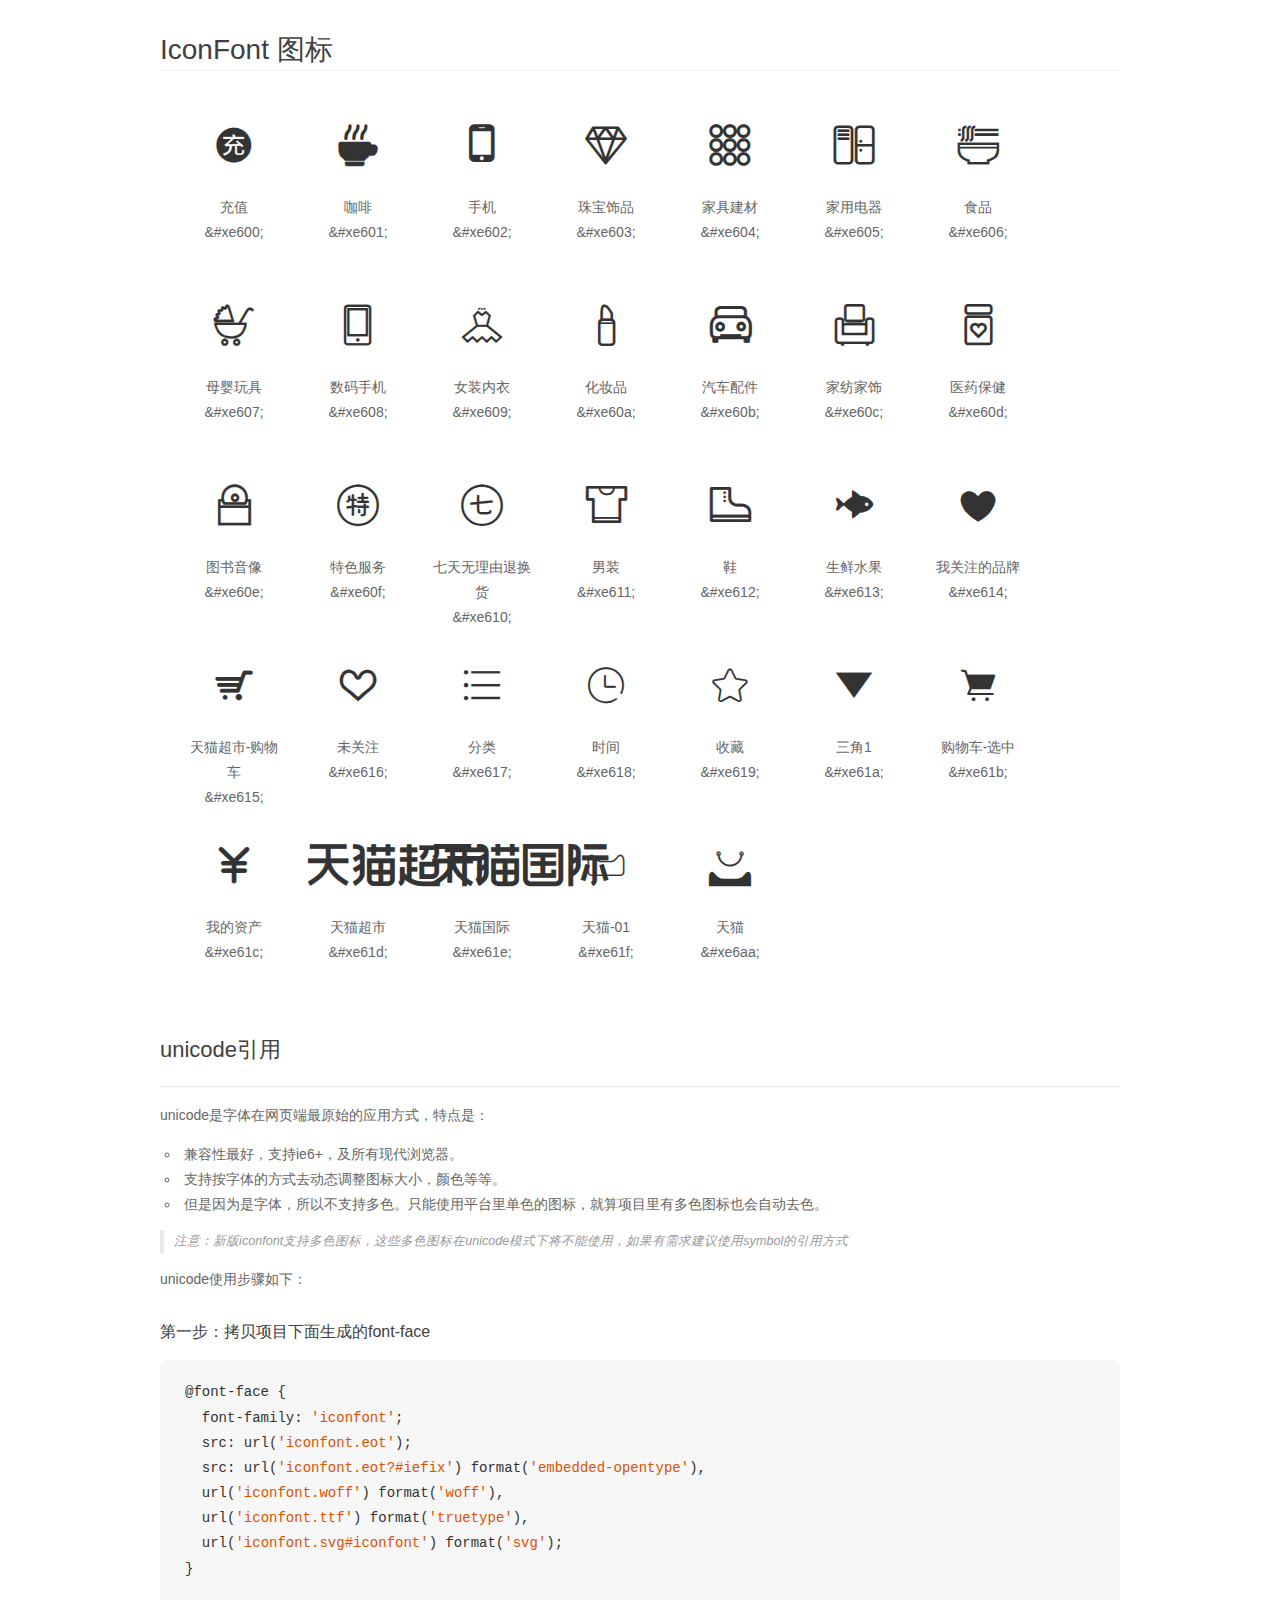
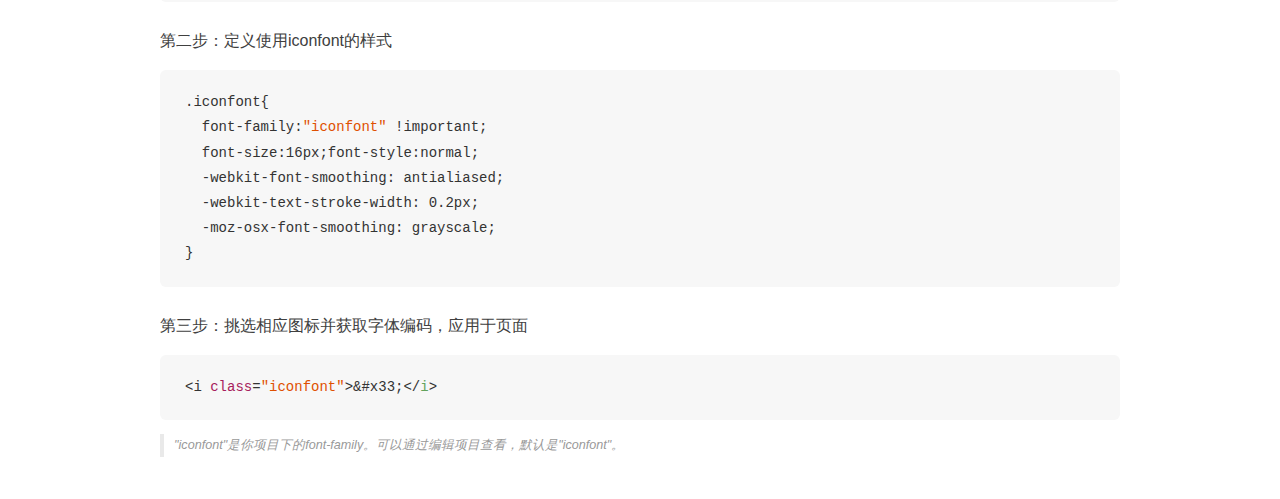
<file: 天猫 PC/iconfont/demo_unicode.html>
<!DOCTYPE html>
<html>
<head>
    <meta charset="utf-8"/>
    <title>IconFont</title>
    <link rel="stylesheet" href="demo.css">

    <style type="text/css">

        @font-face {font-family: "iconfont";
          src: url('iconfont.eot'); /* IE9*/
          src: url('iconfont.eot#iefix') format('embedded-opentype'), /* IE6-IE8 */
          url('iconfont.woff') format('woff'), /* chrome, firefox */
          url('iconfont.ttf') format('truetype'), /* chrome, firefox, opera, Safari, Android, iOS 4.2+*/
          url('iconfont.svg#iconfont') format('svg'); /* iOS 4.1- */
        }

        .iconfont {
          font-family:"iconfont" !important;
          font-size:16px;
          font-style:normal;
          -webkit-font-smoothing: antialiased;
          -webkit-text-stroke-width: 0.2px;
          -moz-osx-font-smoothing: grayscale;
        }

    </style>
</head>
<body>
    <div class="main markdown">
        <h1>IconFont 图标</h1>
        <ul class="icon_lists clear">
            
                <li>
                <i class="icon iconfont">&#xe600;</i>
                    <div class="name">充值</div>
                    <div class="code">&amp;#xe600;</div>
                </li>
            
                <li>
                <i class="icon iconfont">&#xe601;</i>
                    <div class="name">咖啡</div>
                    <div class="code">&amp;#xe601;</div>
                </li>
            
                <li>
                <i class="icon iconfont">&#xe602;</i>
                    <div class="name">手机</div>
                    <div class="code">&amp;#xe602;</div>
                </li>
            
                <li>
                <i class="icon iconfont">&#xe603;</i>
                    <div class="name">珠宝饰品</div>
                    <div class="code">&amp;#xe603;</div>
                </li>
            
                <li>
                <i class="icon iconfont">&#xe604;</i>
                    <div class="name">家具建材</div>
                    <div class="code">&amp;#xe604;</div>
                </li>
            
                <li>
                <i class="icon iconfont">&#xe605;</i>
                    <div class="name">家用电器</div>
                    <div class="code">&amp;#xe605;</div>
                </li>
            
                <li>
                <i class="icon iconfont">&#xe606;</i>
                    <div class="name">食品</div>
                    <div class="code">&amp;#xe606;</div>
                </li>
            
                <li>
                <i class="icon iconfont">&#xe607;</i>
                    <div class="name">母婴玩具</div>
                    <div class="code">&amp;#xe607;</div>
                </li>
            
                <li>
                <i class="icon iconfont">&#xe608;</i>
                    <div class="name">数码手机</div>
                    <div class="code">&amp;#xe608;</div>
                </li>
            
                <li>
                <i class="icon iconfont">&#xe609;</i>
                    <div class="name">女装内衣</div>
                    <div class="code">&amp;#xe609;</div>
                </li>
            
                <li>
                <i class="icon iconfont">&#xe60a;</i>
                    <div class="name">化妆品</div>
                    <div class="code">&amp;#xe60a;</div>
                </li>
            
                <li>
                <i class="icon iconfont">&#xe60b;</i>
                    <div class="name">汽车配件</div>
                    <div class="code">&amp;#xe60b;</div>
                </li>
            
                <li>
                <i class="icon iconfont">&#xe60c;</i>
                    <div class="name">家纺家饰</div>
                    <div class="code">&amp;#xe60c;</div>
                </li>
            
                <li>
                <i class="icon iconfont">&#xe60d;</i>
                    <div class="name">医药保健</div>
                    <div class="code">&amp;#xe60d;</div>
                </li>
            
                <li>
                <i class="icon iconfont">&#xe60e;</i>
                    <div class="name">图书音像</div>
                    <div class="code">&amp;#xe60e;</div>
                </li>
            
                <li>
                <i class="icon iconfont">&#xe60f;</i>
                    <div class="name">特色服务</div>
                    <div class="code">&amp;#xe60f;</div>
                </li>
            
                <li>
                <i class="icon iconfont">&#xe610;</i>
                    <div class="name">七天无理由退换货</div>
                    <div class="code">&amp;#xe610;</div>
                </li>
            
                <li>
                <i class="icon iconfont">&#xe611;</i>
                    <div class="name">男装</div>
                    <div class="code">&amp;#xe611;</div>
                </li>
            
                <li>
                <i class="icon iconfont">&#xe612;</i>
                    <div class="name">鞋</div>
                    <div class="code">&amp;#xe612;</div>
                </li>
            
                <li>
                <i class="icon iconfont">&#xe613;</i>
                    <div class="name">生鲜水果</div>
                    <div class="code">&amp;#xe613;</div>
                </li>
            
                <li>
                <i class="icon iconfont">&#xe614;</i>
                    <div class="name">我关注的品牌</div>
                    <div class="code">&amp;#xe614;</div>
                </li>
            
                <li>
                <i class="icon iconfont">&#xe615;</i>
                    <div class="name">天猫超市-购物车</div>
                    <div class="code">&amp;#xe615;</div>
                </li>
            
                <li>
                <i class="icon iconfont">&#xe616;</i>
                    <div class="name">未关注</div>
                    <div class="code">&amp;#xe616;</div>
                </li>
            
                <li>
                <i class="icon iconfont">&#xe617;</i>
                    <div class="name">分类</div>
                    <div class="code">&amp;#xe617;</div>
                </li>
            
                <li>
                <i class="icon iconfont">&#xe618;</i>
                    <div class="name">时间</div>
                    <div class="code">&amp;#xe618;</div>
                </li>
            
                <li>
                <i class="icon iconfont">&#xe619;</i>
                    <div class="name">收藏</div>
                    <div class="code">&amp;#xe619;</div>
                </li>
            
                <li>
                <i class="icon iconfont">&#xe61a;</i>
                    <div class="name">三角1</div>
                    <div class="code">&amp;#xe61a;</div>
                </li>
            
                <li>
                <i class="icon iconfont">&#xe61b;</i>
                    <div class="name">购物车-选中</div>
                    <div class="code">&amp;#xe61b;</div>
                </li>
            
                <li>
                <i class="icon iconfont">&#xe61c;</i>
                    <div class="name">我的资产</div>
                    <div class="code">&amp;#xe61c;</div>
                </li>
            
                <li>
                <i class="icon iconfont">&#xe61d;</i>
                    <div class="name">天猫超市</div>
                    <div class="code">&amp;#xe61d;</div>
                </li>
            
                <li>
                <i class="icon iconfont">&#xe61e;</i>
                    <div class="name">天猫国际</div>
                    <div class="code">&amp;#xe61e;</div>
                </li>
            
                <li>
                <i class="icon iconfont">&#xe61f;</i>
                    <div class="name">天猫-01</div>
                    <div class="code">&amp;#xe61f;</div>
                </li>
            
                <li>
                <i class="icon iconfont">&#xe6aa;</i>
                    <div class="name">天猫</div>
                    <div class="code">&amp;#xe6aa;</div>
                </li>
            
        </ul>
        <h2 id="unicode-">unicode引用</h2>
        <hr>

        <p>unicode是字体在网页端最原始的应用方式，特点是：</p>
        <ul>
        <li>兼容性最好，支持ie6+，及所有现代浏览器。</li>
        <li>支持按字体的方式去动态调整图标大小，颜色等等。</li>
        <li>但是因为是字体，所以不支持多色。只能使用平台里单色的图标，就算项目里有多色图标也会自动去色。</li>
        </ul>
        <blockquote>
        <p>注意：新版iconfont支持多色图标，这些多色图标在unicode模式下将不能使用，如果有需求建议使用symbol的引用方式</p>
        </blockquote>
        <p>unicode使用步骤如下：</p>
        <h3 id="-font-face">第一步：拷贝项目下面生成的font-face</h3>
        <pre><code class="lang-js hljs javascript">@font-face {
  font-family: <span class="hljs-string">'iconfont'</span>;
  src: url(<span class="hljs-string">'iconfont.eot'</span>);
  src: url(<span class="hljs-string">'iconfont.eot?#iefix'</span>) format(<span class="hljs-string">'embedded-opentype'</span>),
  url(<span class="hljs-string">'iconfont.woff'</span>) format(<span class="hljs-string">'woff'</span>),
  url(<span class="hljs-string">'iconfont.ttf'</span>) format(<span class="hljs-string">'truetype'</span>),
  url(<span class="hljs-string">'iconfont.svg#iconfont'</span>) format(<span class="hljs-string">'svg'</span>);
}
</code></pre>
        <h3 id="-iconfont-">第二步：定义使用iconfont的样式</h3>
        <pre><code class="lang-js hljs javascript">.iconfont{
  font-family:<span class="hljs-string">"iconfont"</span> !important;
  font-size:<span class="hljs-number">16</span>px;font-style:normal;
  -webkit-font-smoothing: antialiased;
  -webkit-text-stroke-width: <span class="hljs-number">0.2</span>px;
  -moz-osx-font-smoothing: grayscale;
}
</code></pre>
        <h3 id="-">第三步：挑选相应图标并获取字体编码，应用于页面</h3>
        <pre><code class="lang-js hljs javascript">&lt;i <span class="hljs-class"><span class="hljs-keyword">class</span></span>=<span class="hljs-string">"iconfont"</span>&gt;&amp;#x33;<span class="xml"><span class="hljs-tag">&lt;/<span class="hljs-name">i</span>&gt;</span></span></code></pre>

        <blockquote>
        <p>"iconfont"是你项目下的font-family。可以通过编辑项目查看，默认是"iconfont"。</p>
        </blockquote>
    </div>


</body>
</html>
</file>
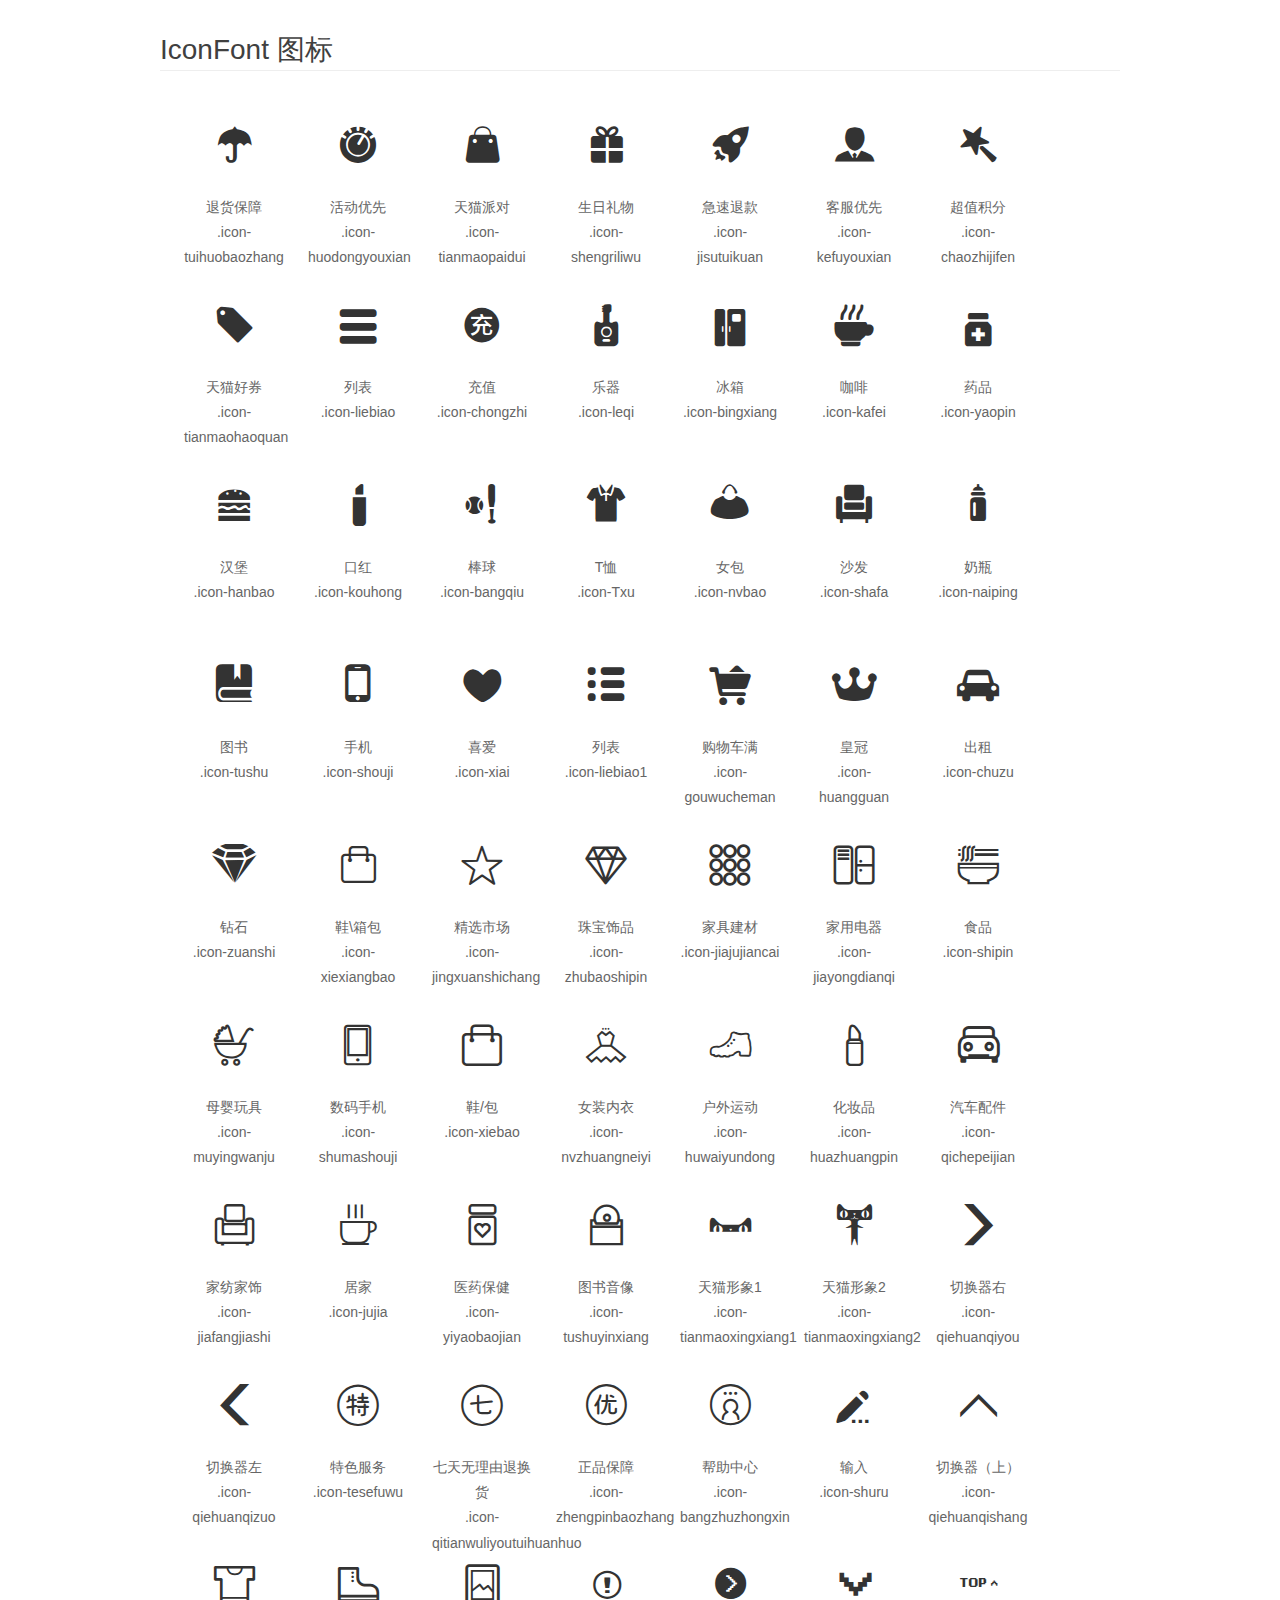
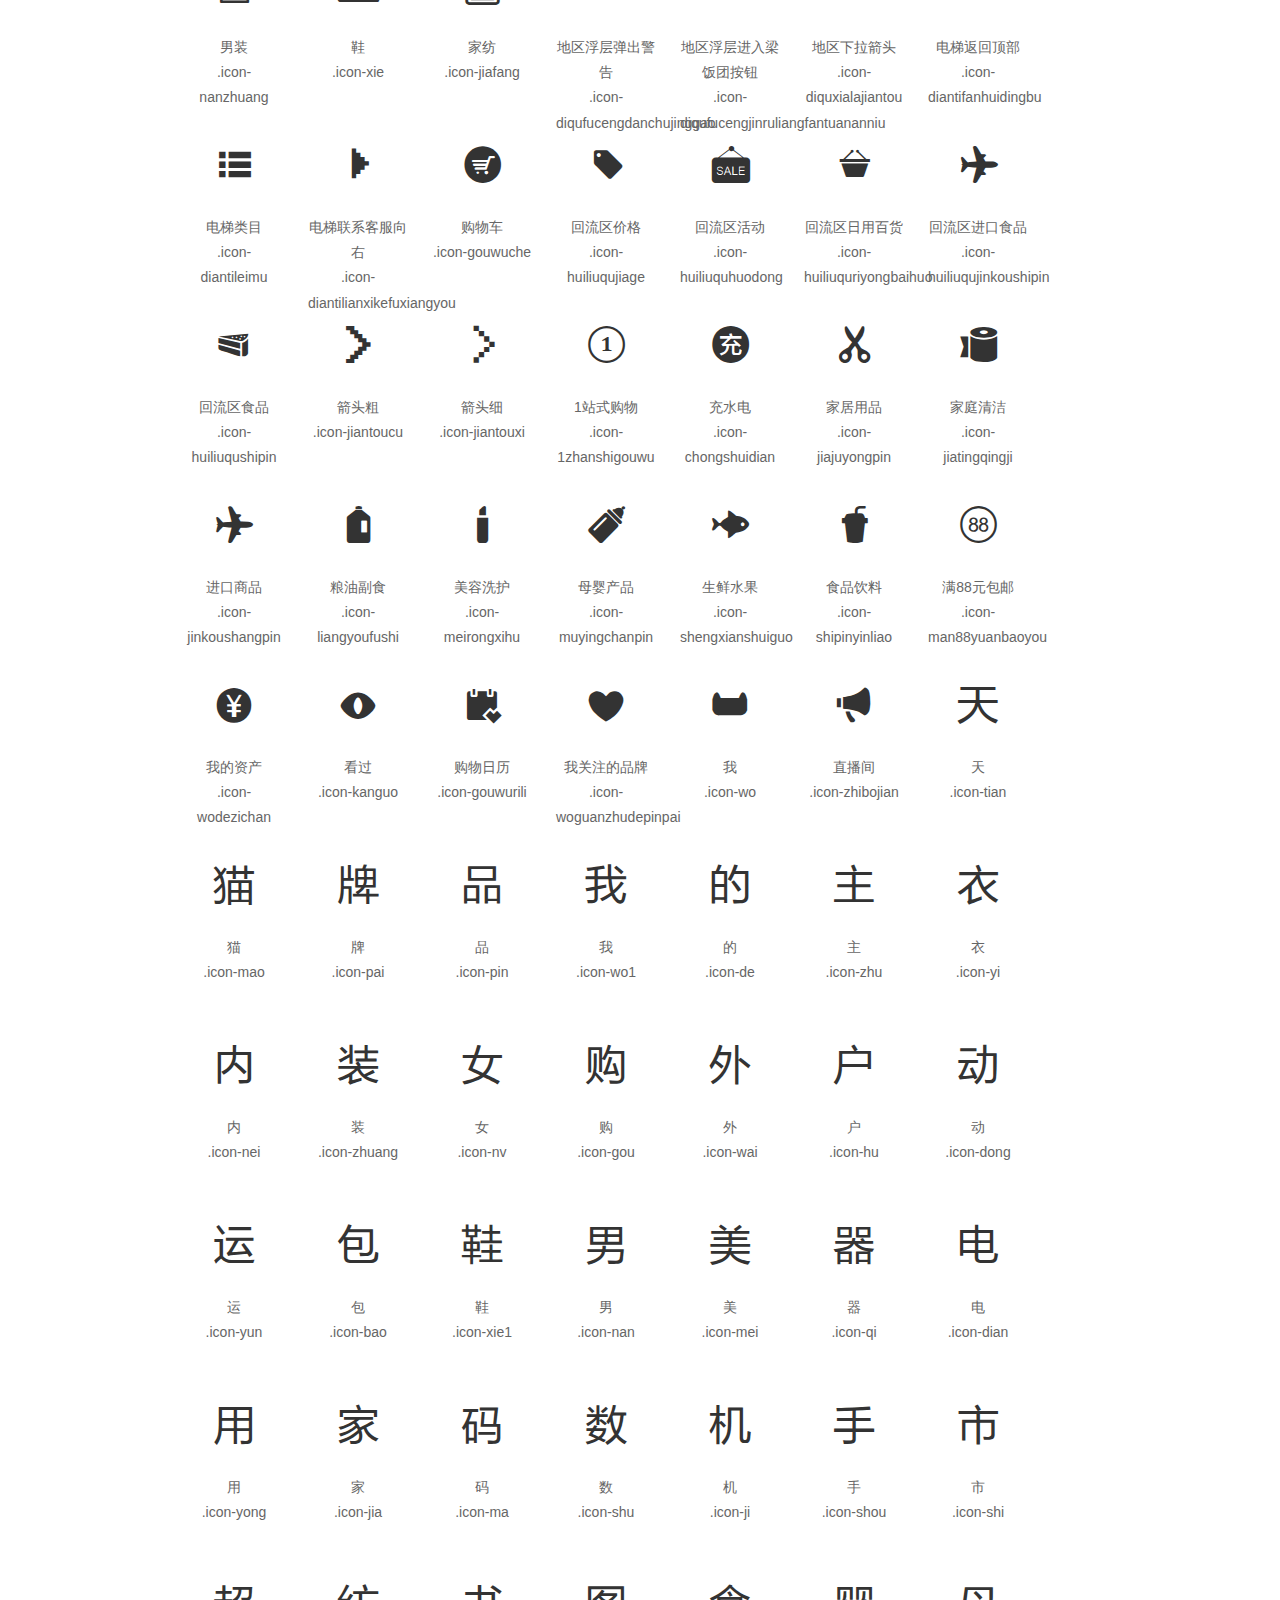
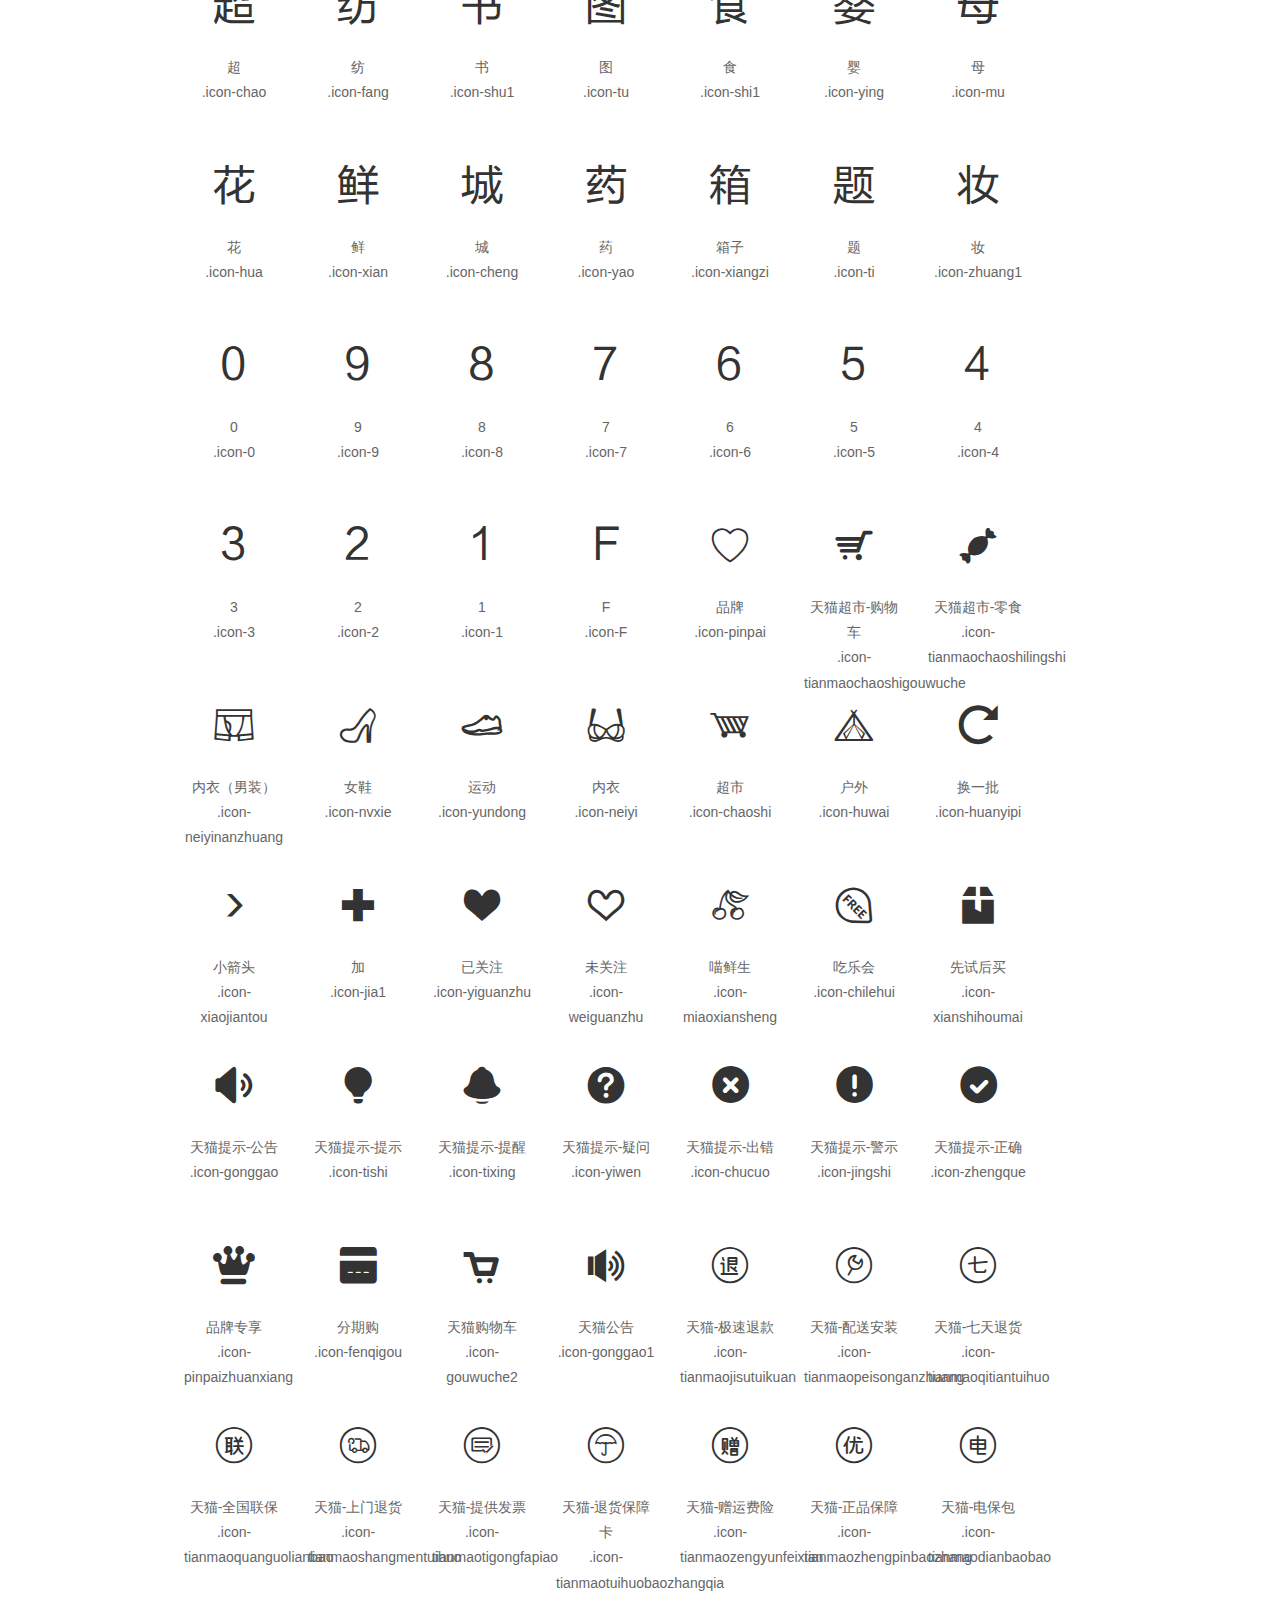
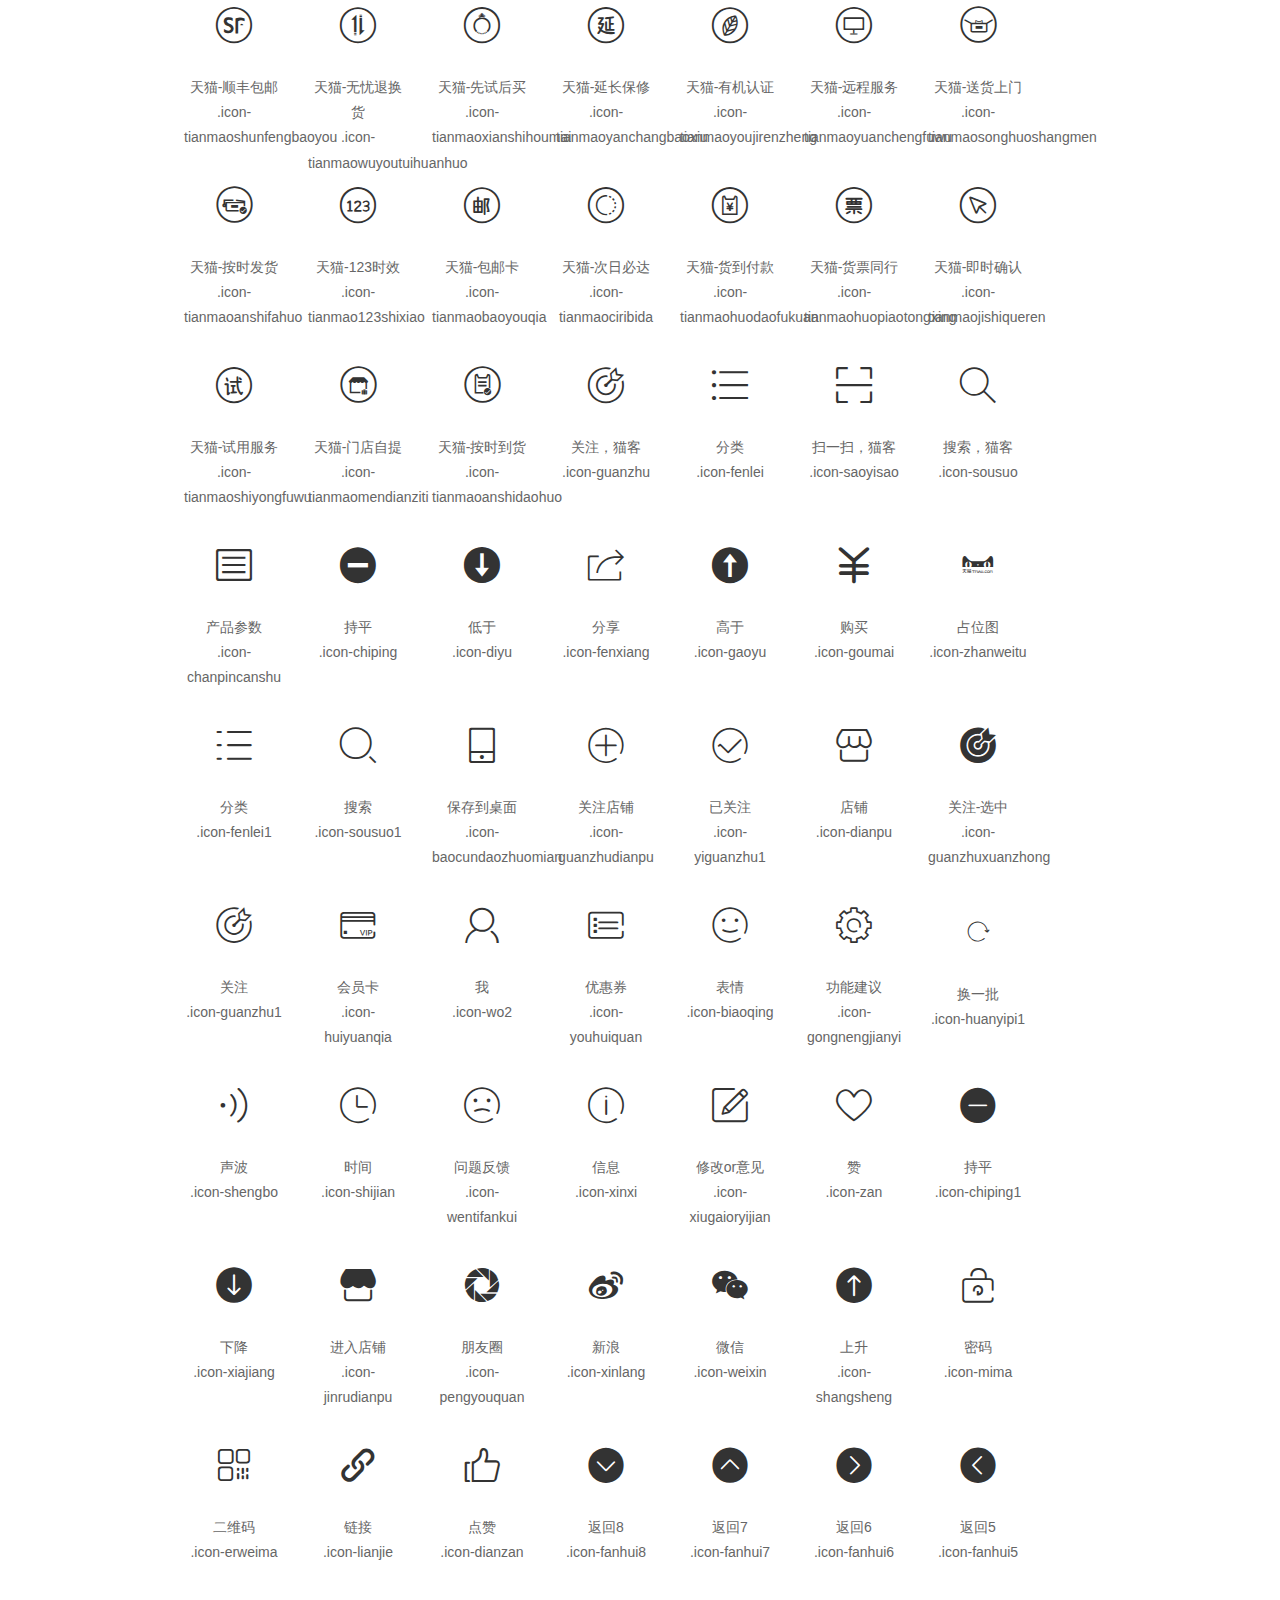
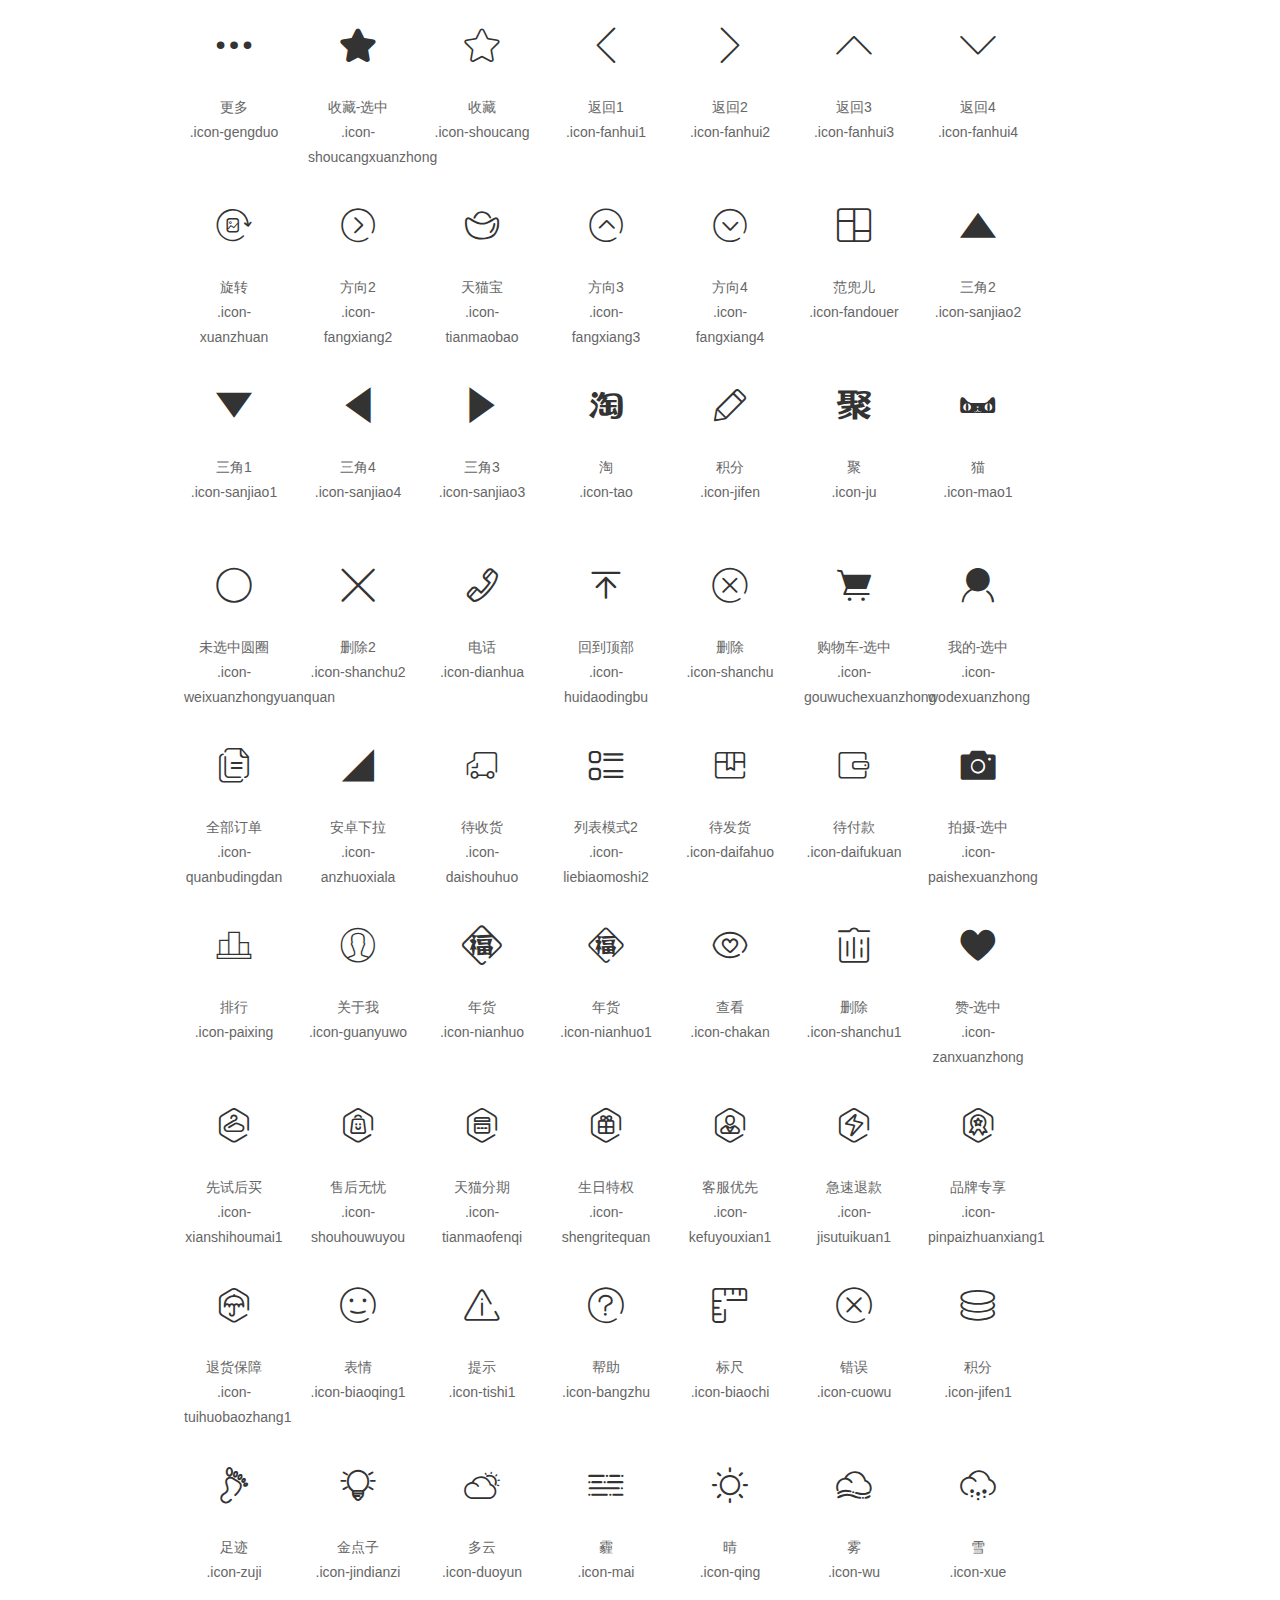
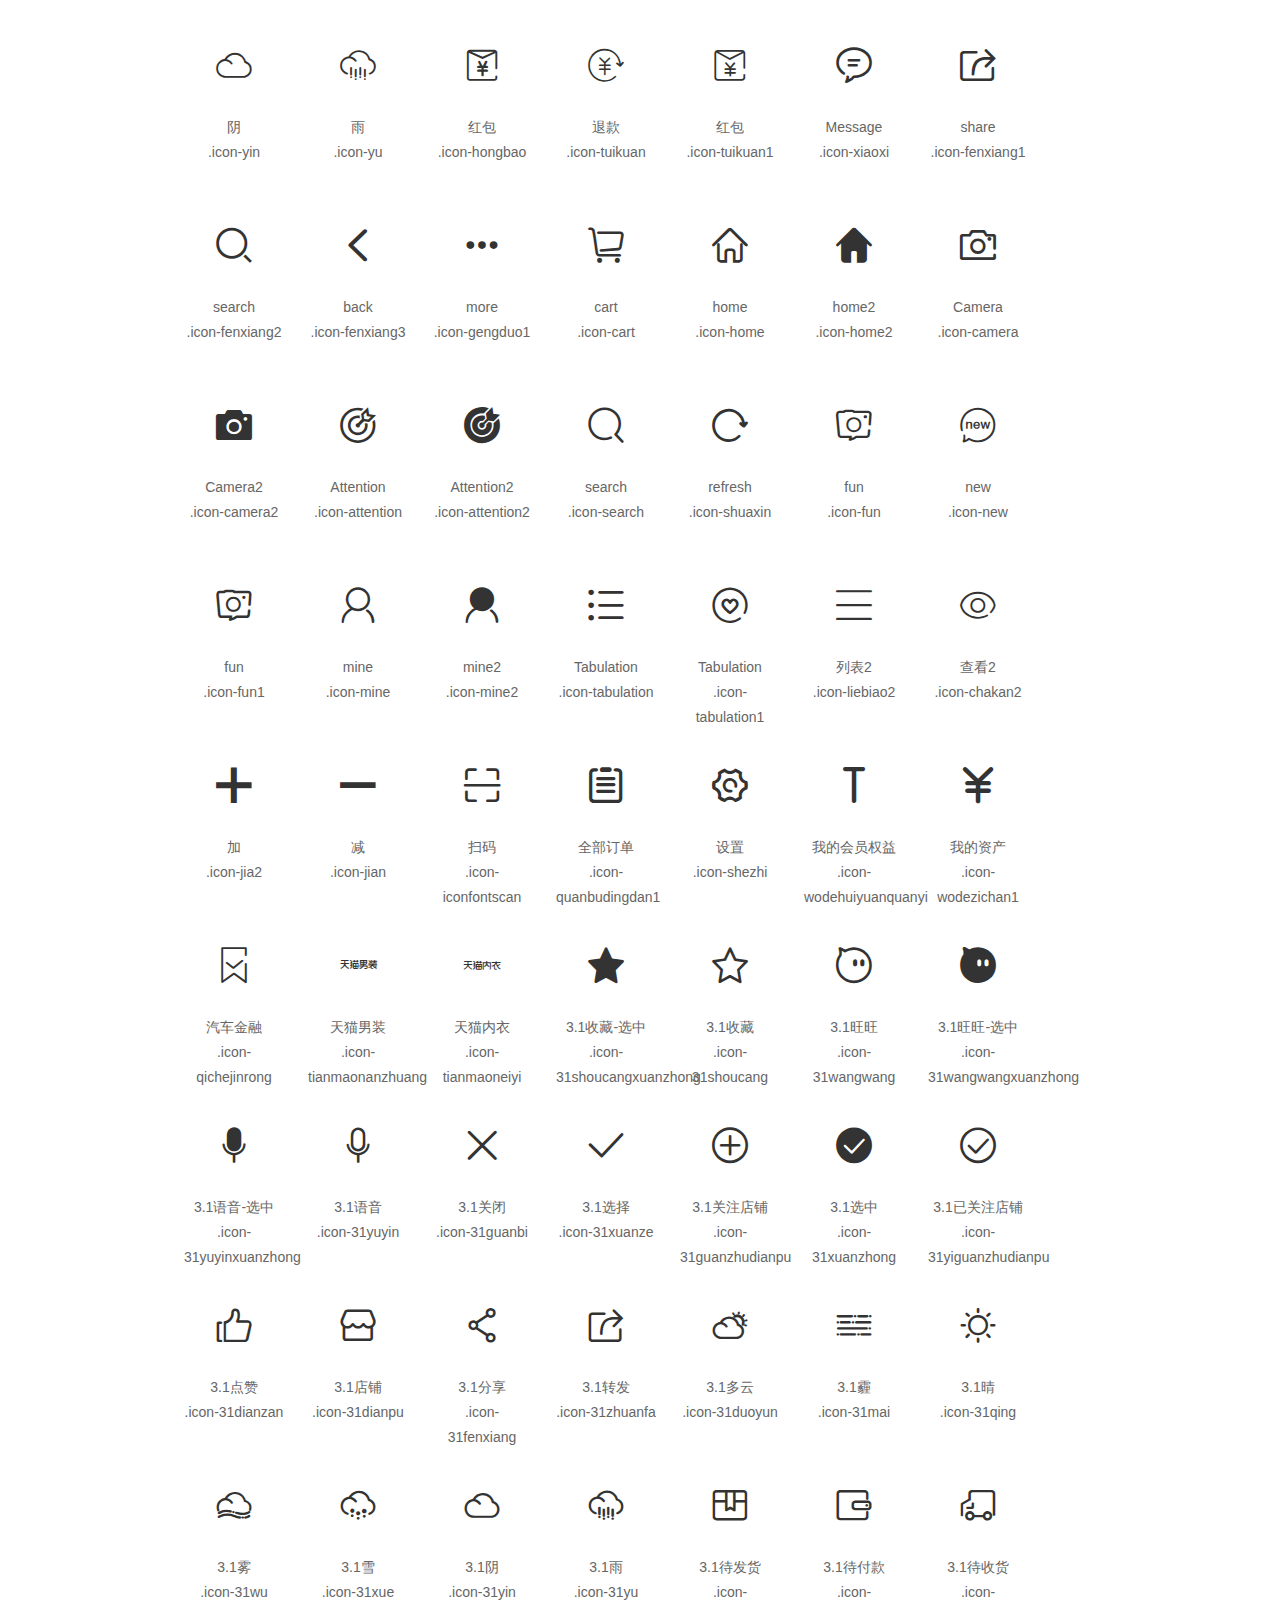
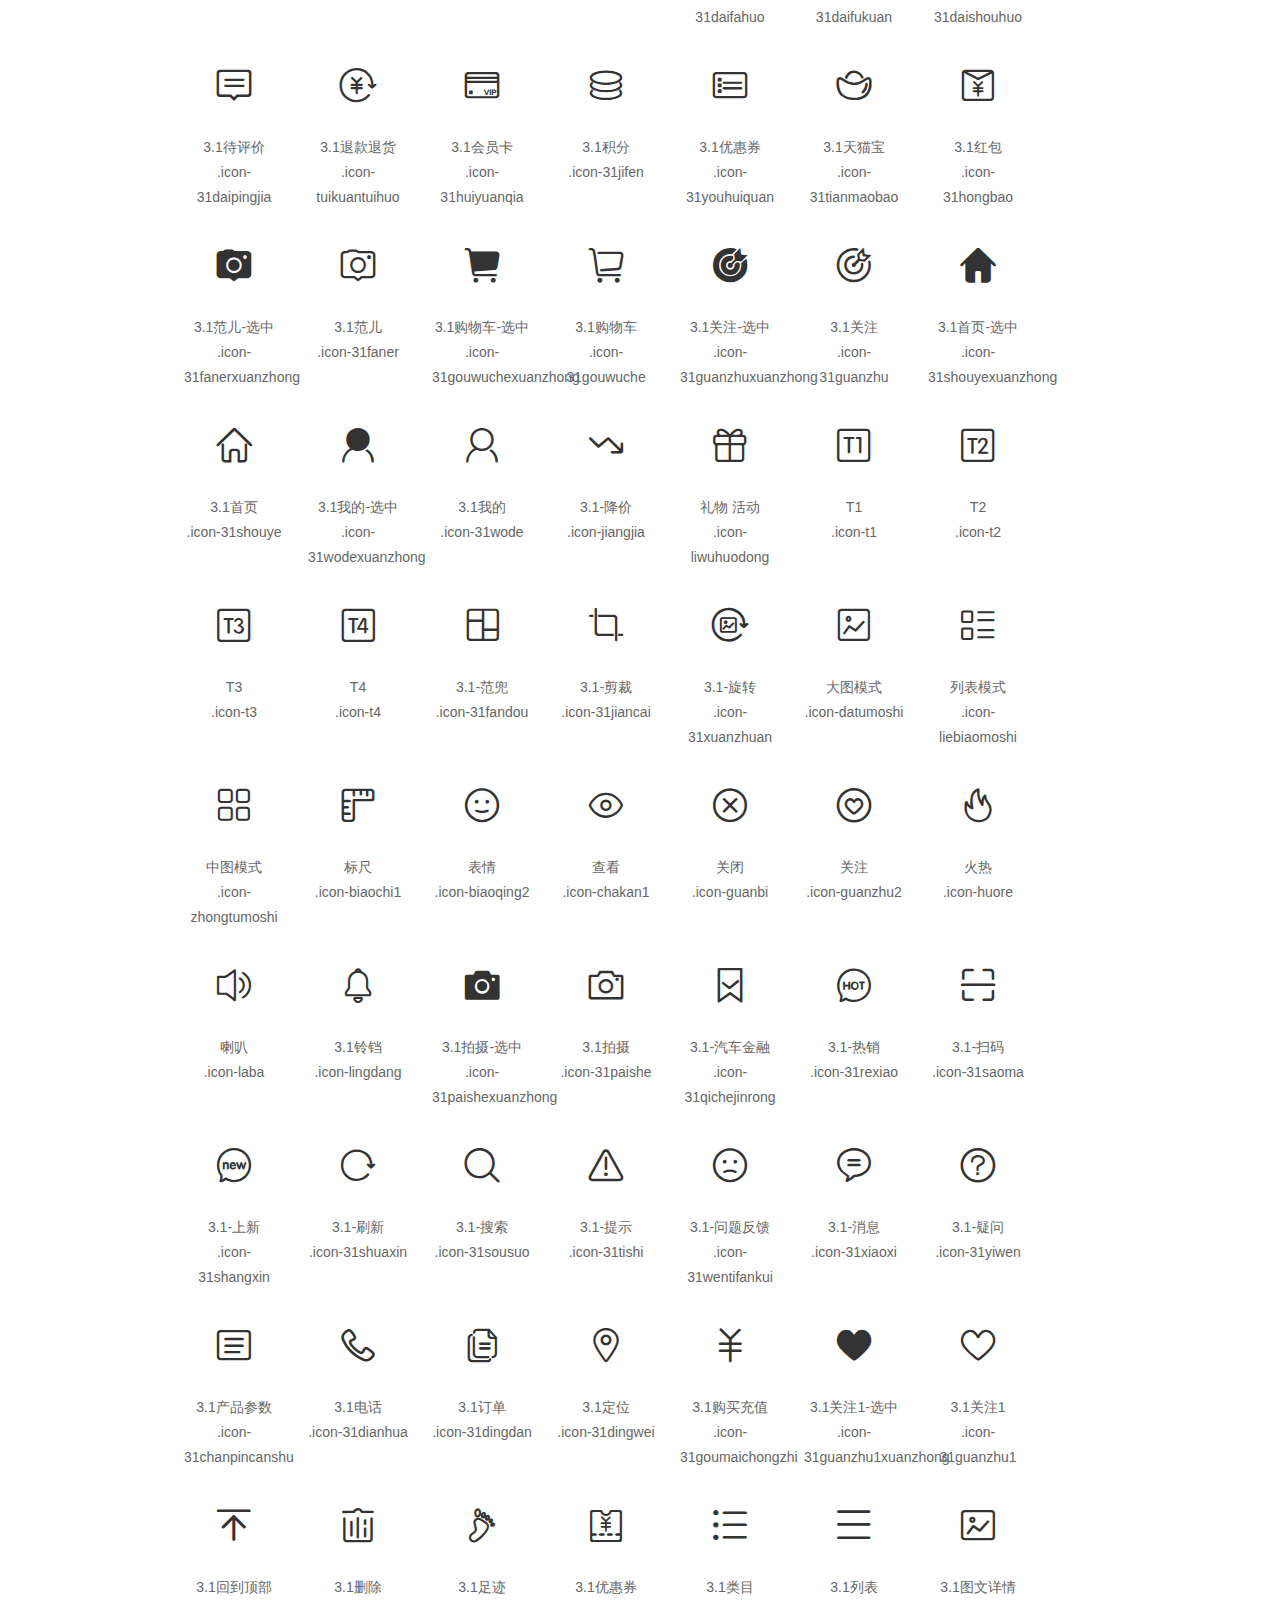
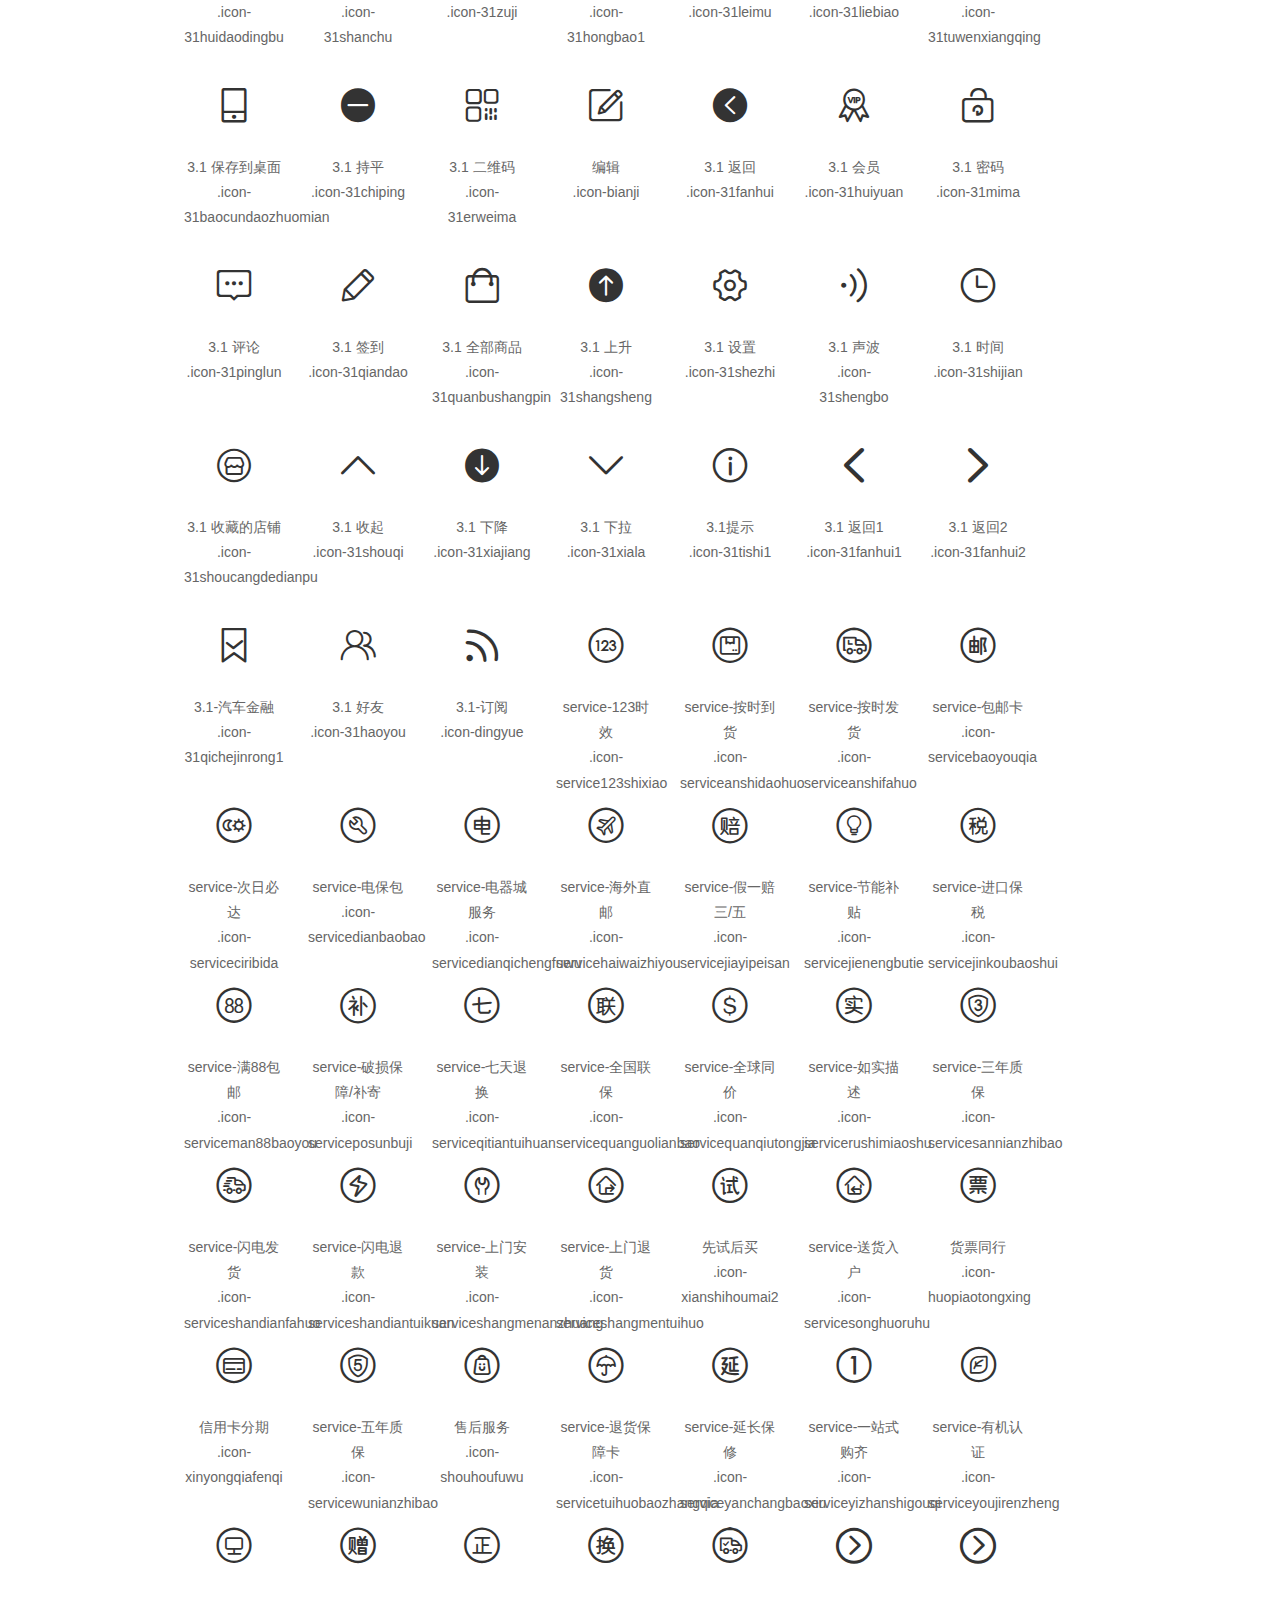
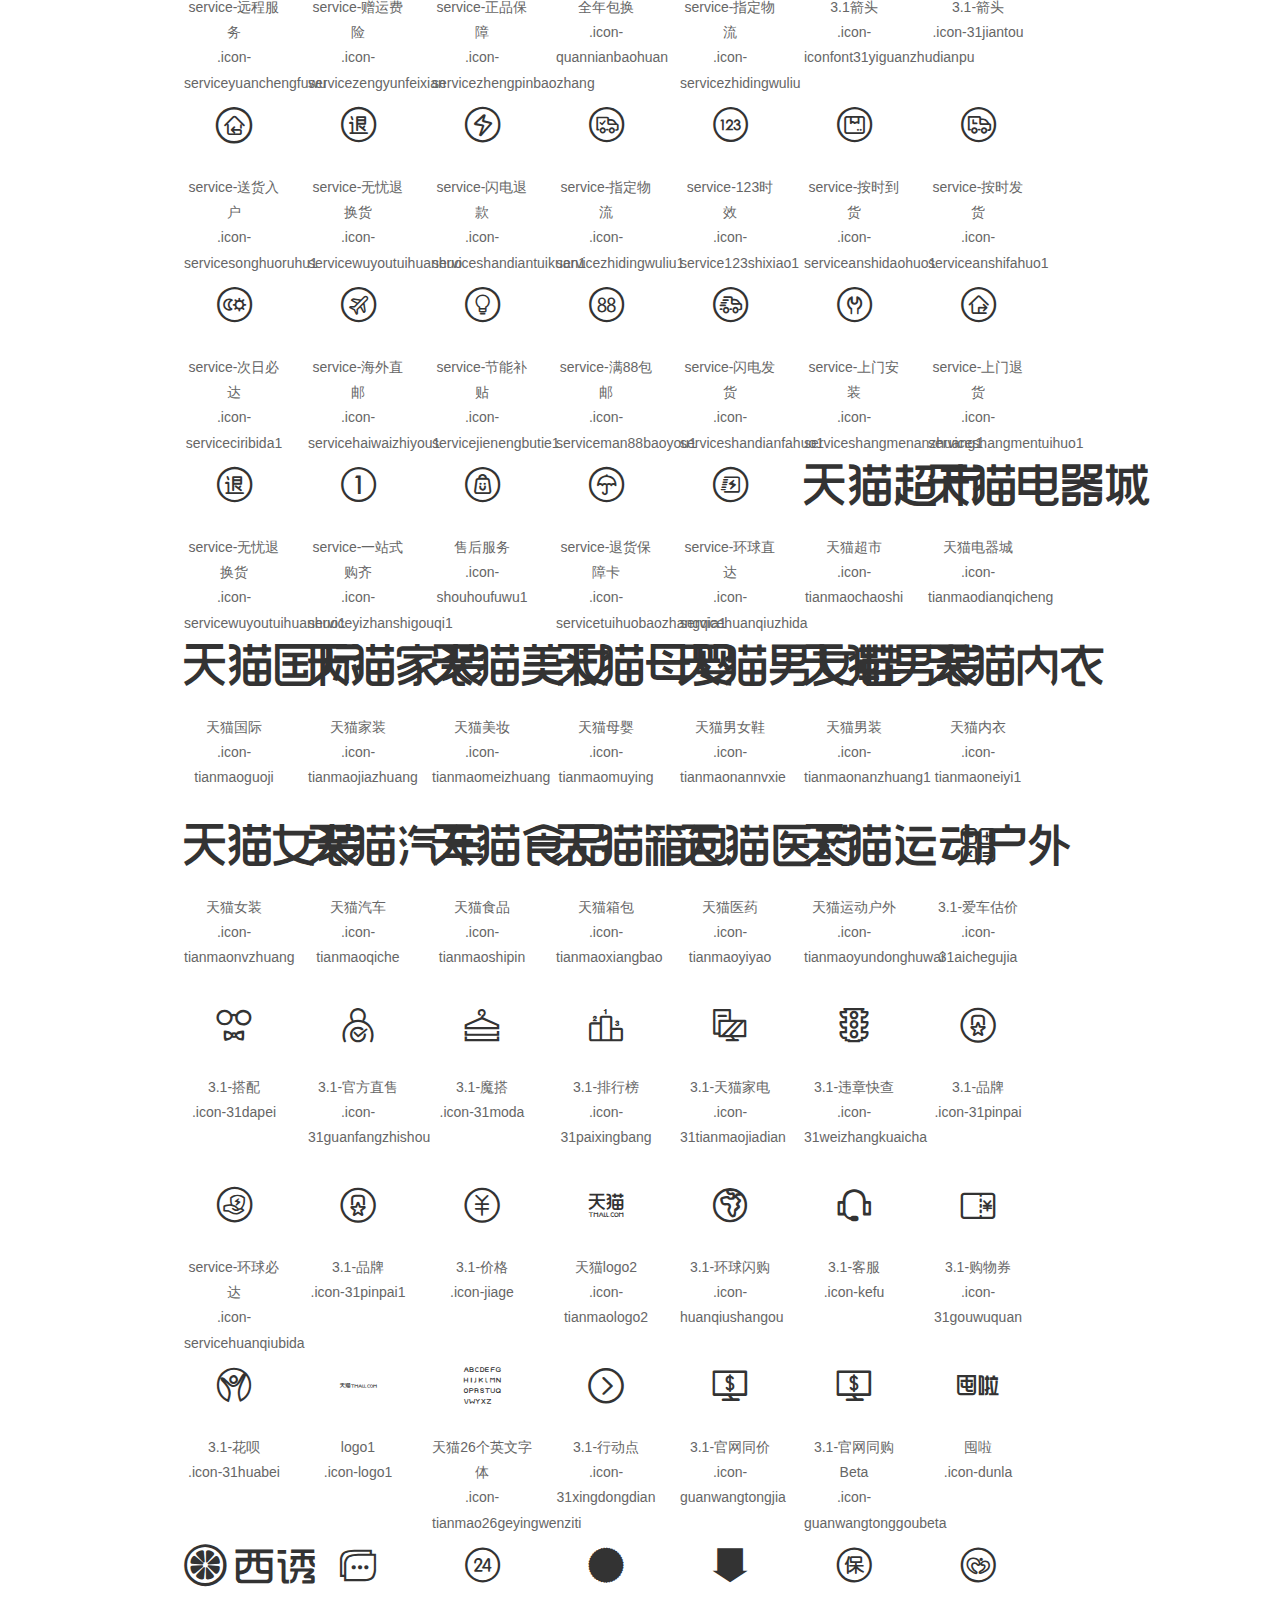
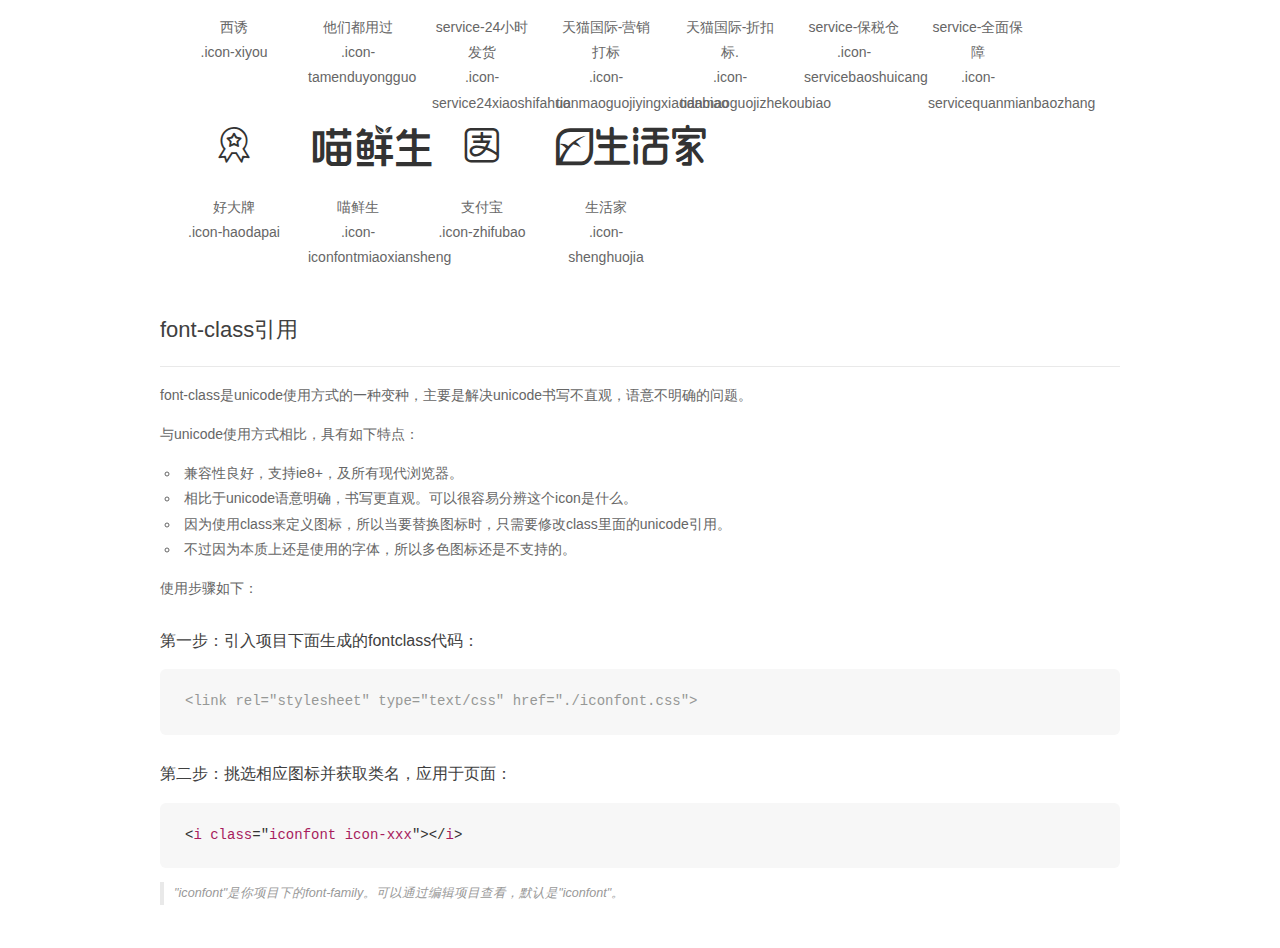
<file: 天猫 PC/iconfont1/demo_fontclass.html>
<!DOCTYPE html>
<html>
<head>
    <meta charset="utf-8"/>
    <title>IconFont</title>
    <link rel="stylesheet" href="demo.css">
    <link rel="stylesheet" href="iconfont.css">
</head>
<body>
    <div class="main markdown">
        <h1>IconFont 图标</h1>
        <ul class="icon_lists clear">
            
                <li>
                <i class="icon iconfont icon-tuihuobaozhang"></i>
                    <div class="name">退货保障</div>
                    <div class="fontclass">.icon-tuihuobaozhang</div>
                </li>
            
                <li>
                <i class="icon iconfont icon-huodongyouxian"></i>
                    <div class="name">活动优先</div>
                    <div class="fontclass">.icon-huodongyouxian</div>
                </li>
            
                <li>
                <i class="icon iconfont icon-tianmaopaidui"></i>
                    <div class="name">天猫派对</div>
                    <div class="fontclass">.icon-tianmaopaidui</div>
                </li>
            
                <li>
                <i class="icon iconfont icon-shengriliwu"></i>
                    <div class="name">生日礼物</div>
                    <div class="fontclass">.icon-shengriliwu</div>
                </li>
            
                <li>
                <i class="icon iconfont icon-jisutuikuan"></i>
                    <div class="name">急速退款</div>
                    <div class="fontclass">.icon-jisutuikuan</div>
                </li>
            
                <li>
                <i class="icon iconfont icon-kefuyouxian"></i>
                    <div class="name">客服优先</div>
                    <div class="fontclass">.icon-kefuyouxian</div>
                </li>
            
                <li>
                <i class="icon iconfont icon-chaozhijifen"></i>
                    <div class="name">超值积分</div>
                    <div class="fontclass">.icon-chaozhijifen</div>
                </li>
            
                <li>
                <i class="icon iconfont icon-tianmaohaoquan"></i>
                    <div class="name">天猫好券</div>
                    <div class="fontclass">.icon-tianmaohaoquan</div>
                </li>
            
                <li>
                <i class="icon iconfont icon-liebiao"></i>
                    <div class="name">列表</div>
                    <div class="fontclass">.icon-liebiao</div>
                </li>
            
                <li>
                <i class="icon iconfont icon-chongzhi"></i>
                    <div class="name">充值</div>
                    <div class="fontclass">.icon-chongzhi</div>
                </li>
            
                <li>
                <i class="icon iconfont icon-leqi"></i>
                    <div class="name">乐器</div>
                    <div class="fontclass">.icon-leqi</div>
                </li>
            
                <li>
                <i class="icon iconfont icon-bingxiang"></i>
                    <div class="name">冰箱</div>
                    <div class="fontclass">.icon-bingxiang</div>
                </li>
            
                <li>
                <i class="icon iconfont icon-kafei"></i>
                    <div class="name">咖啡</div>
                    <div class="fontclass">.icon-kafei</div>
                </li>
            
                <li>
                <i class="icon iconfont icon-yaopin"></i>
                    <div class="name">药品</div>
                    <div class="fontclass">.icon-yaopin</div>
                </li>
            
                <li>
                <i class="icon iconfont icon-hanbao"></i>
                    <div class="name">汉堡</div>
                    <div class="fontclass">.icon-hanbao</div>
                </li>
            
                <li>
                <i class="icon iconfont icon-kouhong"></i>
                    <div class="name">口红</div>
                    <div class="fontclass">.icon-kouhong</div>
                </li>
            
                <li>
                <i class="icon iconfont icon-bangqiu"></i>
                    <div class="name">棒球</div>
                    <div class="fontclass">.icon-bangqiu</div>
                </li>
            
                <li>
                <i class="icon iconfont icon-Txu"></i>
                    <div class="name">T恤</div>
                    <div class="fontclass">.icon-Txu</div>
                </li>
            
                <li>
                <i class="icon iconfont icon-nvbao"></i>
                    <div class="name">女包</div>
                    <div class="fontclass">.icon-nvbao</div>
                </li>
            
                <li>
                <i class="icon iconfont icon-shafa"></i>
                    <div class="name">沙发</div>
                    <div class="fontclass">.icon-shafa</div>
                </li>
            
                <li>
                <i class="icon iconfont icon-naiping"></i>
                    <div class="name">奶瓶</div>
                    <div class="fontclass">.icon-naiping</div>
                </li>
            
                <li>
                <i class="icon iconfont icon-tushu"></i>
                    <div class="name">图书</div>
                    <div class="fontclass">.icon-tushu</div>
                </li>
            
                <li>
                <i class="icon iconfont icon-shouji"></i>
                    <div class="name">手机</div>
                    <div class="fontclass">.icon-shouji</div>
                </li>
            
                <li>
                <i class="icon iconfont icon-xiai"></i>
                    <div class="name">喜爱</div>
                    <div class="fontclass">.icon-xiai</div>
                </li>
            
                <li>
                <i class="icon iconfont icon-liebiao1"></i>
                    <div class="name">列表</div>
                    <div class="fontclass">.icon-liebiao1</div>
                </li>
            
                <li>
                <i class="icon iconfont icon-gouwucheman"></i>
                    <div class="name">购物车满</div>
                    <div class="fontclass">.icon-gouwucheman</div>
                </li>
            
                <li>
                <i class="icon iconfont icon-huangguan"></i>
                    <div class="name">皇冠</div>
                    <div class="fontclass">.icon-huangguan</div>
                </li>
            
                <li>
                <i class="icon iconfont icon-chuzu"></i>
                    <div class="name">出租</div>
                    <div class="fontclass">.icon-chuzu</div>
                </li>
            
                <li>
                <i class="icon iconfont icon-zuanshi"></i>
                    <div class="name">钻石</div>
                    <div class="fontclass">.icon-zuanshi</div>
                </li>
            
                <li>
                <i class="icon iconfont icon-xiexiangbao"></i>
                    <div class="name">鞋\箱包</div>
                    <div class="fontclass">.icon-xiexiangbao</div>
                </li>
            
                <li>
                <i class="icon iconfont icon-jingxuanshichang"></i>
                    <div class="name">精选市场</div>
                    <div class="fontclass">.icon-jingxuanshichang</div>
                </li>
            
                <li>
                <i class="icon iconfont icon-zhubaoshipin"></i>
                    <div class="name">珠宝饰品</div>
                    <div class="fontclass">.icon-zhubaoshipin</div>
                </li>
            
                <li>
                <i class="icon iconfont icon-jiajujiancai"></i>
                    <div class="name">家具建材</div>
                    <div class="fontclass">.icon-jiajujiancai</div>
                </li>
            
                <li>
                <i class="icon iconfont icon-jiayongdianqi"></i>
                    <div class="name">家用电器</div>
                    <div class="fontclass">.icon-jiayongdianqi</div>
                </li>
            
                <li>
                <i class="icon iconfont icon-shipin"></i>
                    <div class="name">食品</div>
                    <div class="fontclass">.icon-shipin</div>
                </li>
            
                <li>
                <i class="icon iconfont icon-muyingwanju"></i>
                    <div class="name">母婴玩具</div>
                    <div class="fontclass">.icon-muyingwanju</div>
                </li>
            
                <li>
                <i class="icon iconfont icon-shumashouji"></i>
                    <div class="name">数码手机</div>
                    <div class="fontclass">.icon-shumashouji</div>
                </li>
            
                <li>
                <i class="icon iconfont icon-xiebao"></i>
                    <div class="name">鞋/包</div>
                    <div class="fontclass">.icon-xiebao</div>
                </li>
            
                <li>
                <i class="icon iconfont icon-nvzhuangneiyi"></i>
                    <div class="name">女装内衣</div>
                    <div class="fontclass">.icon-nvzhuangneiyi</div>
                </li>
            
                <li>
                <i class="icon iconfont icon-huwaiyundong"></i>
                    <div class="name">户外运动</div>
                    <div class="fontclass">.icon-huwaiyundong</div>
                </li>
            
                <li>
                <i class="icon iconfont icon-huazhuangpin"></i>
                    <div class="name">化妆品</div>
                    <div class="fontclass">.icon-huazhuangpin</div>
                </li>
            
                <li>
                <i class="icon iconfont icon-qichepeijian"></i>
                    <div class="name">汽车配件</div>
                    <div class="fontclass">.icon-qichepeijian</div>
                </li>
            
                <li>
                <i class="icon iconfont icon-jiafangjiashi"></i>
                    <div class="name">家纺家饰</div>
                    <div class="fontclass">.icon-jiafangjiashi</div>
                </li>
            
                <li>
                <i class="icon iconfont icon-jujia"></i>
                    <div class="name">居家</div>
                    <div class="fontclass">.icon-jujia</div>
                </li>
            
                <li>
                <i class="icon iconfont icon-yiyaobaojian"></i>
                    <div class="name">医药保健</div>
                    <div class="fontclass">.icon-yiyaobaojian</div>
                </li>
            
                <li>
                <i class="icon iconfont icon-tushuyinxiang"></i>
                    <div class="name">图书音像</div>
                    <div class="fontclass">.icon-tushuyinxiang</div>
                </li>
            
                <li>
                <i class="icon iconfont icon-tianmaoxingxiang1"></i>
                    <div class="name">天猫形象1</div>
                    <div class="fontclass">.icon-tianmaoxingxiang1</div>
                </li>
            
                <li>
                <i class="icon iconfont icon-tianmaoxingxiang2"></i>
                    <div class="name">天猫形象2</div>
                    <div class="fontclass">.icon-tianmaoxingxiang2</div>
                </li>
            
                <li>
                <i class="icon iconfont icon-qiehuanqiyou"></i>
                    <div class="name">切换器右</div>
                    <div class="fontclass">.icon-qiehuanqiyou</div>
                </li>
            
                <li>
                <i class="icon iconfont icon-qiehuanqizuo"></i>
                    <div class="name">切换器左</div>
                    <div class="fontclass">.icon-qiehuanqizuo</div>
                </li>
            
                <li>
                <i class="icon iconfont icon-tesefuwu"></i>
                    <div class="name">特色服务</div>
                    <div class="fontclass">.icon-tesefuwu</div>
                </li>
            
                <li>
                <i class="icon iconfont icon-qitianwuliyoutuihuanhuo"></i>
                    <div class="name">七天无理由退换货</div>
                    <div class="fontclass">.icon-qitianwuliyoutuihuanhuo</div>
                </li>
            
                <li>
                <i class="icon iconfont icon-zhengpinbaozhang"></i>
                    <div class="name">正品保障</div>
                    <div class="fontclass">.icon-zhengpinbaozhang</div>
                </li>
            
                <li>
                <i class="icon iconfont icon-bangzhuzhongxin"></i>
                    <div class="name">帮助中心</div>
                    <div class="fontclass">.icon-bangzhuzhongxin</div>
                </li>
            
                <li>
                <i class="icon iconfont icon-shuru"></i>
                    <div class="name">输入</div>
                    <div class="fontclass">.icon-shuru</div>
                </li>
            
                <li>
                <i class="icon iconfont icon-qiehuanqishang"></i>
                    <div class="name">切换器（上）</div>
                    <div class="fontclass">.icon-qiehuanqishang</div>
                </li>
            
                <li>
                <i class="icon iconfont icon-nanzhuang"></i>
                    <div class="name">男装</div>
                    <div class="fontclass">.icon-nanzhuang</div>
                </li>
            
                <li>
                <i class="icon iconfont icon-xie"></i>
                    <div class="name">鞋</div>
                    <div class="fontclass">.icon-xie</div>
                </li>
            
                <li>
                <i class="icon iconfont icon-jiafang"></i>
                    <div class="name">家纺</div>
                    <div class="fontclass">.icon-jiafang</div>
                </li>
            
                <li>
                <i class="icon iconfont icon-diqufucengdanchujinggao"></i>
                    <div class="name">地区浮层弹出警告</div>
                    <div class="fontclass">.icon-diqufucengdanchujinggao</div>
                </li>
            
                <li>
                <i class="icon iconfont icon-diqufucengjinruliangfantuananniu"></i>
                    <div class="name">地区浮层进入梁饭团按钮</div>
                    <div class="fontclass">.icon-diqufucengjinruliangfantuananniu</div>
                </li>
            
                <li>
                <i class="icon iconfont icon-diquxialajiantou"></i>
                    <div class="name">地区下拉箭头</div>
                    <div class="fontclass">.icon-diquxialajiantou</div>
                </li>
            
                <li>
                <i class="icon iconfont icon-diantifanhuidingbu"></i>
                    <div class="name">电梯返回顶部</div>
                    <div class="fontclass">.icon-diantifanhuidingbu</div>
                </li>
            
                <li>
                <i class="icon iconfont icon-diantileimu"></i>
                    <div class="name">电梯类目</div>
                    <div class="fontclass">.icon-diantileimu</div>
                </li>
            
                <li>
                <i class="icon iconfont icon-diantilianxikefuxiangyou"></i>
                    <div class="name">电梯联系客服向右</div>
                    <div class="fontclass">.icon-diantilianxikefuxiangyou</div>
                </li>
            
                <li>
                <i class="icon iconfont icon-gouwuche"></i>
                    <div class="name">购物车</div>
                    <div class="fontclass">.icon-gouwuche</div>
                </li>
            
                <li>
                <i class="icon iconfont icon-huiliuqujiage"></i>
                    <div class="name">回流区价格</div>
                    <div class="fontclass">.icon-huiliuqujiage</div>
                </li>
            
                <li>
                <i class="icon iconfont icon-huiliuquhuodong"></i>
                    <div class="name">回流区活动</div>
                    <div class="fontclass">.icon-huiliuquhuodong</div>
                </li>
            
                <li>
                <i class="icon iconfont icon-huiliuquriyongbaihuo"></i>
                    <div class="name">回流区日用百货</div>
                    <div class="fontclass">.icon-huiliuquriyongbaihuo</div>
                </li>
            
                <li>
                <i class="icon iconfont icon-huiliuqujinkoushipin"></i>
                    <div class="name">回流区进口食品</div>
                    <div class="fontclass">.icon-huiliuqujinkoushipin</div>
                </li>
            
                <li>
                <i class="icon iconfont icon-huiliuqushipin"></i>
                    <div class="name">回流区食品</div>
                    <div class="fontclass">.icon-huiliuqushipin</div>
                </li>
            
                <li>
                <i class="icon iconfont icon-jiantoucu"></i>
                    <div class="name">箭头粗</div>
                    <div class="fontclass">.icon-jiantoucu</div>
                </li>
            
                <li>
                <i class="icon iconfont icon-jiantouxi"></i>
                    <div class="name">箭头细</div>
                    <div class="fontclass">.icon-jiantouxi</div>
                </li>
            
                <li>
                <i class="icon iconfont icon-1zhanshigouwu"></i>
                    <div class="name">1站式购物</div>
                    <div class="fontclass">.icon-1zhanshigouwu</div>
                </li>
            
                <li>
                <i class="icon iconfont icon-chongshuidian"></i>
                    <div class="name">充水电</div>
                    <div class="fontclass">.icon-chongshuidian</div>
                </li>
            
                <li>
                <i class="icon iconfont icon-jiajuyongpin"></i>
                    <div class="name">家居用品</div>
                    <div class="fontclass">.icon-jiajuyongpin</div>
                </li>
            
                <li>
                <i class="icon iconfont icon-jiatingqingji"></i>
                    <div class="name">家庭清洁</div>
                    <div class="fontclass">.icon-jiatingqingji</div>
                </li>
            
                <li>
                <i class="icon iconfont icon-jinkoushangpin"></i>
                    <div class="name">进口商品</div>
                    <div class="fontclass">.icon-jinkoushangpin</div>
                </li>
            
                <li>
                <i class="icon iconfont icon-liangyoufushi"></i>
                    <div class="name">粮油副食</div>
                    <div class="fontclass">.icon-liangyoufushi</div>
                </li>
            
                <li>
                <i class="icon iconfont icon-meirongxihu"></i>
                    <div class="name">美容洗护</div>
                    <div class="fontclass">.icon-meirongxihu</div>
                </li>
            
                <li>
                <i class="icon iconfont icon-muyingchanpin"></i>
                    <div class="name">母婴产品</div>
                    <div class="fontclass">.icon-muyingchanpin</div>
                </li>
            
                <li>
                <i class="icon iconfont icon-shengxianshuiguo"></i>
                    <div class="name">生鲜水果</div>
                    <div class="fontclass">.icon-shengxianshuiguo</div>
                </li>
            
                <li>
                <i class="icon iconfont icon-shipinyinliao"></i>
                    <div class="name">食品饮料</div>
                    <div class="fontclass">.icon-shipinyinliao</div>
                </li>
            
                <li>
                <i class="icon iconfont icon-man88yuanbaoyou"></i>
                    <div class="name">满88元包邮</div>
                    <div class="fontclass">.icon-man88yuanbaoyou</div>
                </li>
            
                <li>
                <i class="icon iconfont icon-wodezichan"></i>
                    <div class="name">我的资产</div>
                    <div class="fontclass">.icon-wodezichan</div>
                </li>
            
                <li>
                <i class="icon iconfont icon-kanguo"></i>
                    <div class="name">看过</div>
                    <div class="fontclass">.icon-kanguo</div>
                </li>
            
                <li>
                <i class="icon iconfont icon-gouwurili"></i>
                    <div class="name">购物日历</div>
                    <div class="fontclass">.icon-gouwurili</div>
                </li>
            
                <li>
                <i class="icon iconfont icon-woguanzhudepinpai"></i>
                    <div class="name">我关注的品牌</div>
                    <div class="fontclass">.icon-woguanzhudepinpai</div>
                </li>
            
                <li>
                <i class="icon iconfont icon-wo"></i>
                    <div class="name">我</div>
                    <div class="fontclass">.icon-wo</div>
                </li>
            
                <li>
                <i class="icon iconfont icon-zhibojian"></i>
                    <div class="name">直播间</div>
                    <div class="fontclass">.icon-zhibojian</div>
                </li>
            
                <li>
                <i class="icon iconfont icon-tian"></i>
                    <div class="name">天</div>
                    <div class="fontclass">.icon-tian</div>
                </li>
            
                <li>
                <i class="icon iconfont icon-mao"></i>
                    <div class="name">猫</div>
                    <div class="fontclass">.icon-mao</div>
                </li>
            
                <li>
                <i class="icon iconfont icon-pai"></i>
                    <div class="name">牌</div>
                    <div class="fontclass">.icon-pai</div>
                </li>
            
                <li>
                <i class="icon iconfont icon-pin"></i>
                    <div class="name">品</div>
                    <div class="fontclass">.icon-pin</div>
                </li>
            
                <li>
                <i class="icon iconfont icon-wo1"></i>
                    <div class="name">我</div>
                    <div class="fontclass">.icon-wo1</div>
                </li>
            
                <li>
                <i class="icon iconfont icon-de"></i>
                    <div class="name">的</div>
                    <div class="fontclass">.icon-de</div>
                </li>
            
                <li>
                <i class="icon iconfont icon-zhu"></i>
                    <div class="name">主</div>
                    <div class="fontclass">.icon-zhu</div>
                </li>
            
                <li>
                <i class="icon iconfont icon-yi"></i>
                    <div class="name">衣</div>
                    <div class="fontclass">.icon-yi</div>
                </li>
            
                <li>
                <i class="icon iconfont icon-nei"></i>
                    <div class="name">内</div>
                    <div class="fontclass">.icon-nei</div>
                </li>
            
                <li>
                <i class="icon iconfont icon-zhuang"></i>
                    <div class="name">装</div>
                    <div class="fontclass">.icon-zhuang</div>
                </li>
            
                <li>
                <i class="icon iconfont icon-nv"></i>
                    <div class="name">女</div>
                    <div class="fontclass">.icon-nv</div>
                </li>
            
                <li>
                <i class="icon iconfont icon-gou"></i>
                    <div class="name">购</div>
                    <div class="fontclass">.icon-gou</div>
                </li>
            
                <li>
                <i class="icon iconfont icon-wai"></i>
                    <div class="name">外</div>
                    <div class="fontclass">.icon-wai</div>
                </li>
            
                <li>
                <i class="icon iconfont icon-hu"></i>
                    <div class="name">户</div>
                    <div class="fontclass">.icon-hu</div>
                </li>
            
                <li>
                <i class="icon iconfont icon-dong"></i>
                    <div class="name">动</div>
                    <div class="fontclass">.icon-dong</div>
                </li>
            
                <li>
                <i class="icon iconfont icon-yun"></i>
                    <div class="name">运</div>
                    <div class="fontclass">.icon-yun</div>
                </li>
            
                <li>
                <i class="icon iconfont icon-bao"></i>
                    <div class="name">包</div>
                    <div class="fontclass">.icon-bao</div>
                </li>
            
                <li>
                <i class="icon iconfont icon-xie1"></i>
                    <div class="name">鞋</div>
                    <div class="fontclass">.icon-xie1</div>
                </li>
            
                <li>
                <i class="icon iconfont icon-nan"></i>
                    <div class="name">男</div>
                    <div class="fontclass">.icon-nan</div>
                </li>
            
                <li>
                <i class="icon iconfont icon-mei"></i>
                    <div class="name">美</div>
                    <div class="fontclass">.icon-mei</div>
                </li>
            
                <li>
                <i class="icon iconfont icon-qi"></i>
                    <div class="name">器</div>
                    <div class="fontclass">.icon-qi</div>
                </li>
            
                <li>
                <i class="icon iconfont icon-dian"></i>
                    <div class="name">电</div>
                    <div class="fontclass">.icon-dian</div>
                </li>
            
                <li>
                <i class="icon iconfont icon-yong"></i>
                    <div class="name">用</div>
                    <div class="fontclass">.icon-yong</div>
                </li>
            
                <li>
                <i class="icon iconfont icon-jia"></i>
                    <div class="name">家</div>
                    <div class="fontclass">.icon-jia</div>
                </li>
            
                <li>
                <i class="icon iconfont icon-ma"></i>
                    <div class="name">码</div>
                    <div class="fontclass">.icon-ma</div>
                </li>
            
                <li>
                <i class="icon iconfont icon-shu"></i>
                    <div class="name">数</div>
                    <div class="fontclass">.icon-shu</div>
                </li>
            
                <li>
                <i class="icon iconfont icon-ji"></i>
                    <div class="name">机</div>
                    <div class="fontclass">.icon-ji</div>
                </li>
            
                <li>
                <i class="icon iconfont icon-shou"></i>
                    <div class="name">手</div>
                    <div class="fontclass">.icon-shou</div>
                </li>
            
                <li>
                <i class="icon iconfont icon-shi"></i>
                    <div class="name">市</div>
                    <div class="fontclass">.icon-shi</div>
                </li>
            
                <li>
                <i class="icon iconfont icon-chao"></i>
                    <div class="name">超</div>
                    <div class="fontclass">.icon-chao</div>
                </li>
            
                <li>
                <i class="icon iconfont icon-fang"></i>
                    <div class="name">纺</div>
                    <div class="fontclass">.icon-fang</div>
                </li>
            
                <li>
                <i class="icon iconfont icon-shu1"></i>
                    <div class="name">书</div>
                    <div class="fontclass">.icon-shu1</div>
                </li>
            
                <li>
                <i class="icon iconfont icon-tu"></i>
                    <div class="name">图</div>
                    <div class="fontclass">.icon-tu</div>
                </li>
            
                <li>
                <i class="icon iconfont icon-shi1"></i>
                    <div class="name">食</div>
                    <div class="fontclass">.icon-shi1</div>
                </li>
            
                <li>
                <i class="icon iconfont icon-ying"></i>
                    <div class="name">婴</div>
                    <div class="fontclass">.icon-ying</div>
                </li>
            
                <li>
                <i class="icon iconfont icon-mu"></i>
                    <div class="name">母</div>
                    <div class="fontclass">.icon-mu</div>
                </li>
            
                <li>
                <i class="icon iconfont icon-hua"></i>
                    <div class="name">花</div>
                    <div class="fontclass">.icon-hua</div>
                </li>
            
                <li>
                <i class="icon iconfont icon-xian"></i>
                    <div class="name">鲜</div>
                    <div class="fontclass">.icon-xian</div>
                </li>
            
                <li>
                <i class="icon iconfont icon-cheng"></i>
                    <div class="name">城</div>
                    <div class="fontclass">.icon-cheng</div>
                </li>
            
                <li>
                <i class="icon iconfont icon-yao"></i>
                    <div class="name">药</div>
                    <div class="fontclass">.icon-yao</div>
                </li>
            
                <li>
                <i class="icon iconfont icon-xiangzi"></i>
                    <div class="name">箱子</div>
                    <div class="fontclass">.icon-xiangzi</div>
                </li>
            
                <li>
                <i class="icon iconfont icon-ti"></i>
                    <div class="name">题</div>
                    <div class="fontclass">.icon-ti</div>
                </li>
            
                <li>
                <i class="icon iconfont icon-zhuang1"></i>
                    <div class="name">妆</div>
                    <div class="fontclass">.icon-zhuang1</div>
                </li>
            
                <li>
                <i class="icon iconfont icon-0"></i>
                    <div class="name">0</div>
                    <div class="fontclass">.icon-0</div>
                </li>
            
                <li>
                <i class="icon iconfont icon-9"></i>
                    <div class="name">9</div>
                    <div class="fontclass">.icon-9</div>
                </li>
            
                <li>
                <i class="icon iconfont icon-8"></i>
                    <div class="name">8</div>
                    <div class="fontclass">.icon-8</div>
                </li>
            
                <li>
                <i class="icon iconfont icon-7"></i>
                    <div class="name">7</div>
                    <div class="fontclass">.icon-7</div>
                </li>
            
                <li>
                <i class="icon iconfont icon-6"></i>
                    <div class="name">6</div>
                    <div class="fontclass">.icon-6</div>
                </li>
            
                <li>
                <i class="icon iconfont icon-5"></i>
                    <div class="name">5</div>
                    <div class="fontclass">.icon-5</div>
                </li>
            
                <li>
                <i class="icon iconfont icon-4"></i>
                    <div class="name">4</div>
                    <div class="fontclass">.icon-4</div>
                </li>
            
                <li>
                <i class="icon iconfont icon-3"></i>
                    <div class="name">3</div>
                    <div class="fontclass">.icon-3</div>
                </li>
            
                <li>
                <i class="icon iconfont icon-2"></i>
                    <div class="name">2</div>
                    <div class="fontclass">.icon-2</div>
                </li>
            
                <li>
                <i class="icon iconfont icon-1"></i>
                    <div class="name">1</div>
                    <div class="fontclass">.icon-1</div>
                </li>
            
                <li>
                <i class="icon iconfont icon-F"></i>
                    <div class="name">F</div>
                    <div class="fontclass">.icon-F</div>
                </li>
            
                <li>
                <i class="icon iconfont icon-pinpai"></i>
                    <div class="name">品牌</div>
                    <div class="fontclass">.icon-pinpai</div>
                </li>
            
                <li>
                <i class="icon iconfont icon-tianmaochaoshigouwuche"></i>
                    <div class="name">天猫超市-购物车</div>
                    <div class="fontclass">.icon-tianmaochaoshigouwuche</div>
                </li>
            
                <li>
                <i class="icon iconfont icon-tianmaochaoshilingshi"></i>
                    <div class="name">天猫超市-零食</div>
                    <div class="fontclass">.icon-tianmaochaoshilingshi</div>
                </li>
            
                <li>
                <i class="icon iconfont icon-neiyinanzhuang"></i>
                    <div class="name">内衣（男装）</div>
                    <div class="fontclass">.icon-neiyinanzhuang</div>
                </li>
            
                <li>
                <i class="icon iconfont icon-nvxie"></i>
                    <div class="name">女鞋</div>
                    <div class="fontclass">.icon-nvxie</div>
                </li>
            
                <li>
                <i class="icon iconfont icon-yundong"></i>
                    <div class="name">运动</div>
                    <div class="fontclass">.icon-yundong</div>
                </li>
            
                <li>
                <i class="icon iconfont icon-neiyi"></i>
                    <div class="name">内衣</div>
                    <div class="fontclass">.icon-neiyi</div>
                </li>
            
                <li>
                <i class="icon iconfont icon-chaoshi"></i>
                    <div class="name">超市</div>
                    <div class="fontclass">.icon-chaoshi</div>
                </li>
            
                <li>
                <i class="icon iconfont icon-huwai"></i>
                    <div class="name">户外</div>
                    <div class="fontclass">.icon-huwai</div>
                </li>
            
                <li>
                <i class="icon iconfont icon-huanyipi"></i>
                    <div class="name">换一批</div>
                    <div class="fontclass">.icon-huanyipi</div>
                </li>
            
                <li>
                <i class="icon iconfont icon-xiaojiantou"></i>
                    <div class="name">小箭头</div>
                    <div class="fontclass">.icon-xiaojiantou</div>
                </li>
            
                <li>
                <i class="icon iconfont icon-jia1"></i>
                    <div class="name">加</div>
                    <div class="fontclass">.icon-jia1</div>
                </li>
            
                <li>
                <i class="icon iconfont icon-yiguanzhu"></i>
                    <div class="name">已关注</div>
                    <div class="fontclass">.icon-yiguanzhu</div>
                </li>
            
                <li>
                <i class="icon iconfont icon-weiguanzhu"></i>
                    <div class="name">未关注</div>
                    <div class="fontclass">.icon-weiguanzhu</div>
                </li>
            
                <li>
                <i class="icon iconfont icon-miaoxiansheng"></i>
                    <div class="name">喵鲜生</div>
                    <div class="fontclass">.icon-miaoxiansheng</div>
                </li>
            
                <li>
                <i class="icon iconfont icon-chilehui"></i>
                    <div class="name">吃乐会</div>
                    <div class="fontclass">.icon-chilehui</div>
                </li>
            
                <li>
                <i class="icon iconfont icon-xianshihoumai"></i>
                    <div class="name">先试后买</div>
                    <div class="fontclass">.icon-xianshihoumai</div>
                </li>
            
                <li>
                <i class="icon iconfont icon-gonggao"></i>
                    <div class="name">天猫提示-公告</div>
                    <div class="fontclass">.icon-gonggao</div>
                </li>
            
                <li>
                <i class="icon iconfont icon-tishi"></i>
                    <div class="name">天猫提示-提示</div>
                    <div class="fontclass">.icon-tishi</div>
                </li>
            
                <li>
                <i class="icon iconfont icon-tixing"></i>
                    <div class="name">天猫提示-提醒</div>
                    <div class="fontclass">.icon-tixing</div>
                </li>
            
                <li>
                <i class="icon iconfont icon-yiwen"></i>
                    <div class="name">天猫提示-疑问</div>
                    <div class="fontclass">.icon-yiwen</div>
                </li>
            
                <li>
                <i class="icon iconfont icon-chucuo"></i>
                    <div class="name">天猫提示-出错</div>
                    <div class="fontclass">.icon-chucuo</div>
                </li>
            
                <li>
                <i class="icon iconfont icon-jingshi"></i>
                    <div class="name">天猫提示-警示</div>
                    <div class="fontclass">.icon-jingshi</div>
                </li>
            
                <li>
                <i class="icon iconfont icon-zhengque"></i>
                    <div class="name">天猫提示-正确</div>
                    <div class="fontclass">.icon-zhengque</div>
                </li>
            
                <li>
                <i class="icon iconfont icon-pinpaizhuanxiang"></i>
                    <div class="name">品牌专享</div>
                    <div class="fontclass">.icon-pinpaizhuanxiang</div>
                </li>
            
                <li>
                <i class="icon iconfont icon-fenqigou"></i>
                    <div class="name">分期购</div>
                    <div class="fontclass">.icon-fenqigou</div>
                </li>
            
                <li>
                <i class="icon iconfont icon-gouwuche2"></i>
                    <div class="name">天猫购物车 </div>
                    <div class="fontclass">.icon-gouwuche2</div>
                </li>
            
                <li>
                <i class="icon iconfont icon-gonggao1"></i>
                    <div class="name">天猫公告</div>
                    <div class="fontclass">.icon-gonggao1</div>
                </li>
            
                <li>
                <i class="icon iconfont icon-tianmaojisutuikuan"></i>
                    <div class="name">天猫-极速退款</div>
                    <div class="fontclass">.icon-tianmaojisutuikuan</div>
                </li>
            
                <li>
                <i class="icon iconfont icon-tianmaopeisonganzhuang"></i>
                    <div class="name">天猫-配送安装</div>
                    <div class="fontclass">.icon-tianmaopeisonganzhuang</div>
                </li>
            
                <li>
                <i class="icon iconfont icon-tianmaoqitiantuihuo"></i>
                    <div class="name">天猫-七天退货</div>
                    <div class="fontclass">.icon-tianmaoqitiantuihuo</div>
                </li>
            
                <li>
                <i class="icon iconfont icon-tianmaoquanguolianbao"></i>
                    <div class="name">天猫-全国联保</div>
                    <div class="fontclass">.icon-tianmaoquanguolianbao</div>
                </li>
            
                <li>
                <i class="icon iconfont icon-tianmaoshangmentuihuo"></i>
                    <div class="name">天猫-上门退货</div>
                    <div class="fontclass">.icon-tianmaoshangmentuihuo</div>
                </li>
            
                <li>
                <i class="icon iconfont icon-tianmaotigongfapiao"></i>
                    <div class="name">天猫-提供发票</div>
                    <div class="fontclass">.icon-tianmaotigongfapiao</div>
                </li>
            
                <li>
                <i class="icon iconfont icon-tianmaotuihuobaozhangqia"></i>
                    <div class="name">天猫-退货保障卡</div>
                    <div class="fontclass">.icon-tianmaotuihuobaozhangqia</div>
                </li>
            
                <li>
                <i class="icon iconfont icon-tianmaozengyunfeixian"></i>
                    <div class="name">天猫-赠运费险</div>
                    <div class="fontclass">.icon-tianmaozengyunfeixian</div>
                </li>
            
                <li>
                <i class="icon iconfont icon-tianmaozhengpinbaozhang"></i>
                    <div class="name">天猫-正品保障</div>
                    <div class="fontclass">.icon-tianmaozhengpinbaozhang</div>
                </li>
            
                <li>
                <i class="icon iconfont icon-tianmaodianbaobao"></i>
                    <div class="name">天猫-电保包</div>
                    <div class="fontclass">.icon-tianmaodianbaobao</div>
                </li>
            
                <li>
                <i class="icon iconfont icon-tianmaoshunfengbaoyou"></i>
                    <div class="name">天猫-顺丰包邮</div>
                    <div class="fontclass">.icon-tianmaoshunfengbaoyou</div>
                </li>
            
                <li>
                <i class="icon iconfont icon-tianmaowuyoutuihuanhuo"></i>
                    <div class="name">天猫-无忧退换货</div>
                    <div class="fontclass">.icon-tianmaowuyoutuihuanhuo</div>
                </li>
            
                <li>
                <i class="icon iconfont icon-tianmaoxianshihoumai"></i>
                    <div class="name">天猫-先试后买</div>
                    <div class="fontclass">.icon-tianmaoxianshihoumai</div>
                </li>
            
                <li>
                <i class="icon iconfont icon-tianmaoyanchangbaoxiu"></i>
                    <div class="name">天猫-延长保修</div>
                    <div class="fontclass">.icon-tianmaoyanchangbaoxiu</div>
                </li>
            
                <li>
                <i class="icon iconfont icon-tianmaoyoujirenzheng"></i>
                    <div class="name">天猫-有机认证</div>
                    <div class="fontclass">.icon-tianmaoyoujirenzheng</div>
                </li>
            
                <li>
                <i class="icon iconfont icon-tianmaoyuanchengfuwu"></i>
                    <div class="name">天猫-远程服务</div>
                    <div class="fontclass">.icon-tianmaoyuanchengfuwu</div>
                </li>
            
                <li>
                <i class="icon iconfont icon-tianmaosonghuoshangmen"></i>
                    <div class="name">天猫-送货上门</div>
                    <div class="fontclass">.icon-tianmaosonghuoshangmen</div>
                </li>
            
                <li>
                <i class="icon iconfont icon-tianmaoanshifahuo"></i>
                    <div class="name">天猫-按时发货</div>
                    <div class="fontclass">.icon-tianmaoanshifahuo</div>
                </li>
            
                <li>
                <i class="icon iconfont icon-tianmao123shixiao"></i>
                    <div class="name">天猫-123时效</div>
                    <div class="fontclass">.icon-tianmao123shixiao</div>
                </li>
            
                <li>
                <i class="icon iconfont icon-tianmaobaoyouqia"></i>
                    <div class="name">天猫-包邮卡</div>
                    <div class="fontclass">.icon-tianmaobaoyouqia</div>
                </li>
            
                <li>
                <i class="icon iconfont icon-tianmaociribida"></i>
                    <div class="name">天猫-次日必达</div>
                    <div class="fontclass">.icon-tianmaociribida</div>
                </li>
            
                <li>
                <i class="icon iconfont icon-tianmaohuodaofukuan"></i>
                    <div class="name">天猫-货到付款</div>
                    <div class="fontclass">.icon-tianmaohuodaofukuan</div>
                </li>
            
                <li>
                <i class="icon iconfont icon-tianmaohuopiaotongxing"></i>
                    <div class="name">天猫-货票同行</div>
                    <div class="fontclass">.icon-tianmaohuopiaotongxing</div>
                </li>
            
                <li>
                <i class="icon iconfont icon-tianmaojishiqueren"></i>
                    <div class="name">天猫-即时确认</div>
                    <div class="fontclass">.icon-tianmaojishiqueren</div>
                </li>
            
                <li>
                <i class="icon iconfont icon-tianmaoshiyongfuwu"></i>
                    <div class="name">天猫-试用服务</div>
                    <div class="fontclass">.icon-tianmaoshiyongfuwu</div>
                </li>
            
                <li>
                <i class="icon iconfont icon-tianmaomendianziti"></i>
                    <div class="name">天猫-门店自提</div>
                    <div class="fontclass">.icon-tianmaomendianziti</div>
                </li>
            
                <li>
                <i class="icon iconfont icon-tianmaoanshidaohuo"></i>
                    <div class="name">天猫-按时到货</div>
                    <div class="fontclass">.icon-tianmaoanshidaohuo</div>
                </li>
            
                <li>
                <i class="icon iconfont icon-guanzhu"></i>
                    <div class="name">关注，猫客</div>
                    <div class="fontclass">.icon-guanzhu</div>
                </li>
            
                <li>
                <i class="icon iconfont icon-fenlei"></i>
                    <div class="name">分类</div>
                    <div class="fontclass">.icon-fenlei</div>
                </li>
            
                <li>
                <i class="icon iconfont icon-saoyisao"></i>
                    <div class="name">扫一扫，猫客</div>
                    <div class="fontclass">.icon-saoyisao</div>
                </li>
            
                <li>
                <i class="icon iconfont icon-sousuo"></i>
                    <div class="name">搜索，猫客</div>
                    <div class="fontclass">.icon-sousuo</div>
                </li>
            
                <li>
                <i class="icon iconfont icon-chanpincanshu"></i>
                    <div class="name">产品参数</div>
                    <div class="fontclass">.icon-chanpincanshu</div>
                </li>
            
                <li>
                <i class="icon iconfont icon-chiping"></i>
                    <div class="name">持平</div>
                    <div class="fontclass">.icon-chiping</div>
                </li>
            
                <li>
                <i class="icon iconfont icon-diyu"></i>
                    <div class="name">低于</div>
                    <div class="fontclass">.icon-diyu</div>
                </li>
            
                <li>
                <i class="icon iconfont icon-fenxiang"></i>
                    <div class="name">分享</div>
                    <div class="fontclass">.icon-fenxiang</div>
                </li>
            
                <li>
                <i class="icon iconfont icon-gaoyu"></i>
                    <div class="name">高于</div>
                    <div class="fontclass">.icon-gaoyu</div>
                </li>
            
                <li>
                <i class="icon iconfont icon-goumai"></i>
                    <div class="name">购买</div>
                    <div class="fontclass">.icon-goumai</div>
                </li>
            
                <li>
                <i class="icon iconfont icon-zhanweitu"></i>
                    <div class="name">占位图</div>
                    <div class="fontclass">.icon-zhanweitu</div>
                </li>
            
                <li>
                <i class="icon iconfont icon-fenlei1"></i>
                    <div class="name">分类</div>
                    <div class="fontclass">.icon-fenlei1</div>
                </li>
            
                <li>
                <i class="icon iconfont icon-sousuo1"></i>
                    <div class="name">搜索</div>
                    <div class="fontclass">.icon-sousuo1</div>
                </li>
            
                <li>
                <i class="icon iconfont icon-baocundaozhuomian"></i>
                    <div class="name">保存到桌面</div>
                    <div class="fontclass">.icon-baocundaozhuomian</div>
                </li>
            
                <li>
                <i class="icon iconfont icon-guanzhudianpu"></i>
                    <div class="name">关注店铺</div>
                    <div class="fontclass">.icon-guanzhudianpu</div>
                </li>
            
                <li>
                <i class="icon iconfont icon-yiguanzhu1"></i>
                    <div class="name">已关注</div>
                    <div class="fontclass">.icon-yiguanzhu1</div>
                </li>
            
                <li>
                <i class="icon iconfont icon-dianpu"></i>
                    <div class="name">店铺</div>
                    <div class="fontclass">.icon-dianpu</div>
                </li>
            
                <li>
                <i class="icon iconfont icon-guanzhuxuanzhong"></i>
                    <div class="name">关注-选中</div>
                    <div class="fontclass">.icon-guanzhuxuanzhong</div>
                </li>
            
                <li>
                <i class="icon iconfont icon-guanzhu1"></i>
                    <div class="name">关注</div>
                    <div class="fontclass">.icon-guanzhu1</div>
                </li>
            
                <li>
                <i class="icon iconfont icon-huiyuanqia"></i>
                    <div class="name">会员卡</div>
                    <div class="fontclass">.icon-huiyuanqia</div>
                </li>
            
                <li>
                <i class="icon iconfont icon-wo2"></i>
                    <div class="name">我</div>
                    <div class="fontclass">.icon-wo2</div>
                </li>
            
                <li>
                <i class="icon iconfont icon-youhuiquan"></i>
                    <div class="name">优惠券</div>
                    <div class="fontclass">.icon-youhuiquan</div>
                </li>
            
                <li>
                <i class="icon iconfont icon-biaoqing"></i>
                    <div class="name">表情</div>
                    <div class="fontclass">.icon-biaoqing</div>
                </li>
            
                <li>
                <i class="icon iconfont icon-gongnengjianyi"></i>
                    <div class="name">功能建议</div>
                    <div class="fontclass">.icon-gongnengjianyi</div>
                </li>
            
                <li>
                <i class="icon iconfont icon-huanyipi1"></i>
                    <div class="name">换一批</div>
                    <div class="fontclass">.icon-huanyipi1</div>
                </li>
            
                <li>
                <i class="icon iconfont icon-shengbo"></i>
                    <div class="name">声波</div>
                    <div class="fontclass">.icon-shengbo</div>
                </li>
            
                <li>
                <i class="icon iconfont icon-shijian"></i>
                    <div class="name">时间</div>
                    <div class="fontclass">.icon-shijian</div>
                </li>
            
                <li>
                <i class="icon iconfont icon-wentifankui"></i>
                    <div class="name">问题反馈</div>
                    <div class="fontclass">.icon-wentifankui</div>
                </li>
            
                <li>
                <i class="icon iconfont icon-xinxi"></i>
                    <div class="name">信息</div>
                    <div class="fontclass">.icon-xinxi</div>
                </li>
            
                <li>
                <i class="icon iconfont icon-xiugaioryijian"></i>
                    <div class="name">修改or意见</div>
                    <div class="fontclass">.icon-xiugaioryijian</div>
                </li>
            
                <li>
                <i class="icon iconfont icon-zan"></i>
                    <div class="name">赞</div>
                    <div class="fontclass">.icon-zan</div>
                </li>
            
                <li>
                <i class="icon iconfont icon-chiping1"></i>
                    <div class="name">持平</div>
                    <div class="fontclass">.icon-chiping1</div>
                </li>
            
                <li>
                <i class="icon iconfont icon-xiajiang"></i>
                    <div class="name">下降</div>
                    <div class="fontclass">.icon-xiajiang</div>
                </li>
            
                <li>
                <i class="icon iconfont icon-jinrudianpu"></i>
                    <div class="name">进入店铺</div>
                    <div class="fontclass">.icon-jinrudianpu</div>
                </li>
            
                <li>
                <i class="icon iconfont icon-pengyouquan"></i>
                    <div class="name">朋友圈</div>
                    <div class="fontclass">.icon-pengyouquan</div>
                </li>
            
                <li>
                <i class="icon iconfont icon-xinlang"></i>
                    <div class="name">新浪</div>
                    <div class="fontclass">.icon-xinlang</div>
                </li>
            
                <li>
                <i class="icon iconfont icon-weixin"></i>
                    <div class="name">微信</div>
                    <div class="fontclass">.icon-weixin</div>
                </li>
            
                <li>
                <i class="icon iconfont icon-shangsheng"></i>
                    <div class="name">上升</div>
                    <div class="fontclass">.icon-shangsheng</div>
                </li>
            
                <li>
                <i class="icon iconfont icon-mima"></i>
                    <div class="name">密码</div>
                    <div class="fontclass">.icon-mima</div>
                </li>
            
                <li>
                <i class="icon iconfont icon-erweima"></i>
                    <div class="name">二维码</div>
                    <div class="fontclass">.icon-erweima</div>
                </li>
            
                <li>
                <i class="icon iconfont icon-lianjie"></i>
                    <div class="name">链接</div>
                    <div class="fontclass">.icon-lianjie</div>
                </li>
            
                <li>
                <i class="icon iconfont icon-dianzan"></i>
                    <div class="name">点赞</div>
                    <div class="fontclass">.icon-dianzan</div>
                </li>
            
                <li>
                <i class="icon iconfont icon-fanhui8"></i>
                    <div class="name">返回8</div>
                    <div class="fontclass">.icon-fanhui8</div>
                </li>
            
                <li>
                <i class="icon iconfont icon-fanhui7"></i>
                    <div class="name">返回7</div>
                    <div class="fontclass">.icon-fanhui7</div>
                </li>
            
                <li>
                <i class="icon iconfont icon-fanhui6"></i>
                    <div class="name">返回6</div>
                    <div class="fontclass">.icon-fanhui6</div>
                </li>
            
                <li>
                <i class="icon iconfont icon-fanhui5"></i>
                    <div class="name">返回5</div>
                    <div class="fontclass">.icon-fanhui5</div>
                </li>
            
                <li>
                <i class="icon iconfont icon-gengduo"></i>
                    <div class="name">更多</div>
                    <div class="fontclass">.icon-gengduo</div>
                </li>
            
                <li>
                <i class="icon iconfont icon-shoucangxuanzhong"></i>
                    <div class="name">收藏-选中</div>
                    <div class="fontclass">.icon-shoucangxuanzhong</div>
                </li>
            
                <li>
                <i class="icon iconfont icon-shoucang"></i>
                    <div class="name">收藏</div>
                    <div class="fontclass">.icon-shoucang</div>
                </li>
            
                <li>
                <i class="icon iconfont icon-fanhui1"></i>
                    <div class="name">返回1</div>
                    <div class="fontclass">.icon-fanhui1</div>
                </li>
            
                <li>
                <i class="icon iconfont icon-fanhui2"></i>
                    <div class="name">返回2</div>
                    <div class="fontclass">.icon-fanhui2</div>
                </li>
            
                <li>
                <i class="icon iconfont icon-fanhui3"></i>
                    <div class="name">返回3</div>
                    <div class="fontclass">.icon-fanhui3</div>
                </li>
            
                <li>
                <i class="icon iconfont icon-fanhui4"></i>
                    <div class="name">返回4</div>
                    <div class="fontclass">.icon-fanhui4</div>
                </li>
            
                <li>
                <i class="icon iconfont icon-xuanzhuan"></i>
                    <div class="name">旋转</div>
                    <div class="fontclass">.icon-xuanzhuan</div>
                </li>
            
                <li>
                <i class="icon iconfont icon-fangxiang2"></i>
                    <div class="name">方向2</div>
                    <div class="fontclass">.icon-fangxiang2</div>
                </li>
            
                <li>
                <i class="icon iconfont icon-tianmaobao"></i>
                    <div class="name">天猫宝</div>
                    <div class="fontclass">.icon-tianmaobao</div>
                </li>
            
                <li>
                <i class="icon iconfont icon-fangxiang3"></i>
                    <div class="name">方向3</div>
                    <div class="fontclass">.icon-fangxiang3</div>
                </li>
            
                <li>
                <i class="icon iconfont icon-fangxiang4"></i>
                    <div class="name">方向4</div>
                    <div class="fontclass">.icon-fangxiang4</div>
                </li>
            
                <li>
                <i class="icon iconfont icon-fandouer"></i>
                    <div class="name">范兜儿</div>
                    <div class="fontclass">.icon-fandouer</div>
                </li>
            
                <li>
                <i class="icon iconfont icon-sanjiao2"></i>
                    <div class="name">三角2</div>
                    <div class="fontclass">.icon-sanjiao2</div>
                </li>
            
                <li>
                <i class="icon iconfont icon-sanjiao1"></i>
                    <div class="name">三角1</div>
                    <div class="fontclass">.icon-sanjiao1</div>
                </li>
            
                <li>
                <i class="icon iconfont icon-sanjiao4"></i>
                    <div class="name">三角4</div>
                    <div class="fontclass">.icon-sanjiao4</div>
                </li>
            
                <li>
                <i class="icon iconfont icon-sanjiao3"></i>
                    <div class="name">三角3</div>
                    <div class="fontclass">.icon-sanjiao3</div>
                </li>
            
                <li>
                <i class="icon iconfont icon-tao"></i>
                    <div class="name">淘</div>
                    <div class="fontclass">.icon-tao</div>
                </li>
            
                <li>
                <i class="icon iconfont icon-jifen"></i>
                    <div class="name">积分</div>
                    <div class="fontclass">.icon-jifen</div>
                </li>
            
                <li>
                <i class="icon iconfont icon-ju"></i>
                    <div class="name">聚</div>
                    <div class="fontclass">.icon-ju</div>
                </li>
            
                <li>
                <i class="icon iconfont icon-mao1"></i>
                    <div class="name">猫</div>
                    <div class="fontclass">.icon-mao1</div>
                </li>
            
                <li>
                <i class="icon iconfont icon-weixuanzhongyuanquan"></i>
                    <div class="name">未选中圆圈</div>
                    <div class="fontclass">.icon-weixuanzhongyuanquan</div>
                </li>
            
                <li>
                <i class="icon iconfont icon-shanchu2"></i>
                    <div class="name">删除2</div>
                    <div class="fontclass">.icon-shanchu2</div>
                </li>
            
                <li>
                <i class="icon iconfont icon-dianhua"></i>
                    <div class="name">电话</div>
                    <div class="fontclass">.icon-dianhua</div>
                </li>
            
                <li>
                <i class="icon iconfont icon-huidaodingbu"></i>
                    <div class="name">回到顶部</div>
                    <div class="fontclass">.icon-huidaodingbu</div>
                </li>
            
                <li>
                <i class="icon iconfont icon-shanchu"></i>
                    <div class="name">删除</div>
                    <div class="fontclass">.icon-shanchu</div>
                </li>
            
                <li>
                <i class="icon iconfont icon-gouwuchexuanzhong"></i>
                    <div class="name">购物车-选中</div>
                    <div class="fontclass">.icon-gouwuchexuanzhong</div>
                </li>
            
                <li>
                <i class="icon iconfont icon-wodexuanzhong"></i>
                    <div class="name">我的-选中</div>
                    <div class="fontclass">.icon-wodexuanzhong</div>
                </li>
            
                <li>
                <i class="icon iconfont icon-quanbudingdan"></i>
                    <div class="name">全部订单</div>
                    <div class="fontclass">.icon-quanbudingdan</div>
                </li>
            
                <li>
                <i class="icon iconfont icon-anzhuoxiala"></i>
                    <div class="name">安卓下拉</div>
                    <div class="fontclass">.icon-anzhuoxiala</div>
                </li>
            
                <li>
                <i class="icon iconfont icon-daishouhuo"></i>
                    <div class="name">待收货</div>
                    <div class="fontclass">.icon-daishouhuo</div>
                </li>
            
                <li>
                <i class="icon iconfont icon-liebiaomoshi2"></i>
                    <div class="name">列表模式2</div>
                    <div class="fontclass">.icon-liebiaomoshi2</div>
                </li>
            
                <li>
                <i class="icon iconfont icon-daifahuo"></i>
                    <div class="name">待发货</div>
                    <div class="fontclass">.icon-daifahuo</div>
                </li>
            
                <li>
                <i class="icon iconfont icon-daifukuan"></i>
                    <div class="name">待付款</div>
                    <div class="fontclass">.icon-daifukuan</div>
                </li>
            
                <li>
                <i class="icon iconfont icon-paishexuanzhong"></i>
                    <div class="name">拍摄-选中</div>
                    <div class="fontclass">.icon-paishexuanzhong</div>
                </li>
            
                <li>
                <i class="icon iconfont icon-paixing"></i>
                    <div class="name">排行</div>
                    <div class="fontclass">.icon-paixing</div>
                </li>
            
                <li>
                <i class="icon iconfont icon-guanyuwo"></i>
                    <div class="name">关于我</div>
                    <div class="fontclass">.icon-guanyuwo</div>
                </li>
            
                <li>
                <i class="icon iconfont icon-nianhuo"></i>
                    <div class="name">年货</div>
                    <div class="fontclass">.icon-nianhuo</div>
                </li>
            
                <li>
                <i class="icon iconfont icon-nianhuo1"></i>
                    <div class="name">年货</div>
                    <div class="fontclass">.icon-nianhuo1</div>
                </li>
            
                <li>
                <i class="icon iconfont icon-chakan"></i>
                    <div class="name">查看</div>
                    <div class="fontclass">.icon-chakan</div>
                </li>
            
                <li>
                <i class="icon iconfont icon-shanchu1"></i>
                    <div class="name">删除</div>
                    <div class="fontclass">.icon-shanchu1</div>
                </li>
            
                <li>
                <i class="icon iconfont icon-zanxuanzhong"></i>
                    <div class="name">赞-选中</div>
                    <div class="fontclass">.icon-zanxuanzhong</div>
                </li>
            
                <li>
                <i class="icon iconfont icon-xianshihoumai1"></i>
                    <div class="name">先试后买</div>
                    <div class="fontclass">.icon-xianshihoumai1</div>
                </li>
            
                <li>
                <i class="icon iconfont icon-shouhouwuyou"></i>
                    <div class="name">售后无忧</div>
                    <div class="fontclass">.icon-shouhouwuyou</div>
                </li>
            
                <li>
                <i class="icon iconfont icon-tianmaofenqi"></i>
                    <div class="name">天猫分期</div>
                    <div class="fontclass">.icon-tianmaofenqi</div>
                </li>
            
                <li>
                <i class="icon iconfont icon-shengritequan"></i>
                    <div class="name">生日特权</div>
                    <div class="fontclass">.icon-shengritequan</div>
                </li>
            
                <li>
                <i class="icon iconfont icon-kefuyouxian1"></i>
                    <div class="name">客服优先</div>
                    <div class="fontclass">.icon-kefuyouxian1</div>
                </li>
            
                <li>
                <i class="icon iconfont icon-jisutuikuan1"></i>
                    <div class="name">急速退款</div>
                    <div class="fontclass">.icon-jisutuikuan1</div>
                </li>
            
                <li>
                <i class="icon iconfont icon-pinpaizhuanxiang1"></i>
                    <div class="name">品牌专享</div>
                    <div class="fontclass">.icon-pinpaizhuanxiang1</div>
                </li>
            
                <li>
                <i class="icon iconfont icon-tuihuobaozhang1"></i>
                    <div class="name">退货保障</div>
                    <div class="fontclass">.icon-tuihuobaozhang1</div>
                </li>
            
                <li>
                <i class="icon iconfont icon-biaoqing1"></i>
                    <div class="name">表情</div>
                    <div class="fontclass">.icon-biaoqing1</div>
                </li>
            
                <li>
                <i class="icon iconfont icon-tishi1"></i>
                    <div class="name">提示</div>
                    <div class="fontclass">.icon-tishi1</div>
                </li>
            
                <li>
                <i class="icon iconfont icon-bangzhu"></i>
                    <div class="name">帮助</div>
                    <div class="fontclass">.icon-bangzhu</div>
                </li>
            
                <li>
                <i class="icon iconfont icon-biaochi"></i>
                    <div class="name">标尺</div>
                    <div class="fontclass">.icon-biaochi</div>
                </li>
            
                <li>
                <i class="icon iconfont icon-cuowu"></i>
                    <div class="name">错误</div>
                    <div class="fontclass">.icon-cuowu</div>
                </li>
            
                <li>
                <i class="icon iconfont icon-jifen1"></i>
                    <div class="name">积分</div>
                    <div class="fontclass">.icon-jifen1</div>
                </li>
            
                <li>
                <i class="icon iconfont icon-zuji"></i>
                    <div class="name">足迹</div>
                    <div class="fontclass">.icon-zuji</div>
                </li>
            
                <li>
                <i class="icon iconfont icon-jindianzi"></i>
                    <div class="name">金点子</div>
                    <div class="fontclass">.icon-jindianzi</div>
                </li>
            
                <li>
                <i class="icon iconfont icon-duoyun"></i>
                    <div class="name">多云</div>
                    <div class="fontclass">.icon-duoyun</div>
                </li>
            
                <li>
                <i class="icon iconfont icon-mai"></i>
                    <div class="name">霾</div>
                    <div class="fontclass">.icon-mai</div>
                </li>
            
                <li>
                <i class="icon iconfont icon-qing"></i>
                    <div class="name">晴</div>
                    <div class="fontclass">.icon-qing</div>
                </li>
            
                <li>
                <i class="icon iconfont icon-wu"></i>
                    <div class="name">雾</div>
                    <div class="fontclass">.icon-wu</div>
                </li>
            
                <li>
                <i class="icon iconfont icon-xue"></i>
                    <div class="name">雪</div>
                    <div class="fontclass">.icon-xue</div>
                </li>
            
                <li>
                <i class="icon iconfont icon-yin"></i>
                    <div class="name">阴</div>
                    <div class="fontclass">.icon-yin</div>
                </li>
            
                <li>
                <i class="icon iconfont icon-yu"></i>
                    <div class="name">雨</div>
                    <div class="fontclass">.icon-yu</div>
                </li>
            
                <li>
                <i class="icon iconfont icon-hongbao"></i>
                    <div class="name">红包</div>
                    <div class="fontclass">.icon-hongbao</div>
                </li>
            
                <li>
                <i class="icon iconfont icon-tuikuan"></i>
                    <div class="name">退款</div>
                    <div class="fontclass">.icon-tuikuan</div>
                </li>
            
                <li>
                <i class="icon iconfont icon-tuikuan1"></i>
                    <div class="name">红包</div>
                    <div class="fontclass">.icon-tuikuan1</div>
                </li>
            
                <li>
                <i class="icon iconfont icon-xiaoxi"></i>
                    <div class="name">Message</div>
                    <div class="fontclass">.icon-xiaoxi</div>
                </li>
            
                <li>
                <i class="icon iconfont icon-fenxiang1"></i>
                    <div class="name">share</div>
                    <div class="fontclass">.icon-fenxiang1</div>
                </li>
            
                <li>
                <i class="icon iconfont icon-fenxiang2"></i>
                    <div class="name">search</div>
                    <div class="fontclass">.icon-fenxiang2</div>
                </li>
            
                <li>
                <i class="icon iconfont icon-fenxiang3"></i>
                    <div class="name">back</div>
                    <div class="fontclass">.icon-fenxiang3</div>
                </li>
            
                <li>
                <i class="icon iconfont icon-gengduo1"></i>
                    <div class="name">more</div>
                    <div class="fontclass">.icon-gengduo1</div>
                </li>
            
                <li>
                <i class="icon iconfont icon-cart"></i>
                    <div class="name">cart</div>
                    <div class="fontclass">.icon-cart</div>
                </li>
            
                <li>
                <i class="icon iconfont icon-home"></i>
                    <div class="name">home</div>
                    <div class="fontclass">.icon-home</div>
                </li>
            
                <li>
                <i class="icon iconfont icon-home2"></i>
                    <div class="name">home2</div>
                    <div class="fontclass">.icon-home2</div>
                </li>
            
                <li>
                <i class="icon iconfont icon-camera"></i>
                    <div class="name">Camera</div>
                    <div class="fontclass">.icon-camera</div>
                </li>
            
                <li>
                <i class="icon iconfont icon-camera2"></i>
                    <div class="name">Camera2</div>
                    <div class="fontclass">.icon-camera2</div>
                </li>
            
                <li>
                <i class="icon iconfont icon-attention"></i>
                    <div class="name">Attention</div>
                    <div class="fontclass">.icon-attention</div>
                </li>
            
                <li>
                <i class="icon iconfont icon-attention2"></i>
                    <div class="name">Attention2</div>
                    <div class="fontclass">.icon-attention2</div>
                </li>
            
                <li>
                <i class="icon iconfont icon-search"></i>
                    <div class="name">search</div>
                    <div class="fontclass">.icon-search</div>
                </li>
            
                <li>
                <i class="icon iconfont icon-shuaxin"></i>
                    <div class="name">refresh</div>
                    <div class="fontclass">.icon-shuaxin</div>
                </li>
            
                <li>
                <i class="icon iconfont icon-fun"></i>
                    <div class="name">fun</div>
                    <div class="fontclass">.icon-fun</div>
                </li>
            
                <li>
                <i class="icon iconfont icon-new"></i>
                    <div class="name">new</div>
                    <div class="fontclass">.icon-new</div>
                </li>
            
                <li>
                <i class="icon iconfont icon-fun1"></i>
                    <div class="name">fun</div>
                    <div class="fontclass">.icon-fun1</div>
                </li>
            
                <li>
                <i class="icon iconfont icon-mine"></i>
                    <div class="name">mine</div>
                    <div class="fontclass">.icon-mine</div>
                </li>
            
                <li>
                <i class="icon iconfont icon-mine2"></i>
                    <div class="name">mine2</div>
                    <div class="fontclass">.icon-mine2</div>
                </li>
            
                <li>
                <i class="icon iconfont icon-tabulation"></i>
                    <div class="name">Tabulation</div>
                    <div class="fontclass">.icon-tabulation</div>
                </li>
            
                <li>
                <i class="icon iconfont icon-tabulation1"></i>
                    <div class="name">Tabulation</div>
                    <div class="fontclass">.icon-tabulation1</div>
                </li>
            
                <li>
                <i class="icon iconfont icon-liebiao2"></i>
                    <div class="name">列表2</div>
                    <div class="fontclass">.icon-liebiao2</div>
                </li>
            
                <li>
                <i class="icon iconfont icon-chakan2"></i>
                    <div class="name">查看2</div>
                    <div class="fontclass">.icon-chakan2</div>
                </li>
            
                <li>
                <i class="icon iconfont icon-jia2"></i>
                    <div class="name">加</div>
                    <div class="fontclass">.icon-jia2</div>
                </li>
            
                <li>
                <i class="icon iconfont icon-jian"></i>
                    <div class="name">减</div>
                    <div class="fontclass">.icon-jian</div>
                </li>
            
                <li>
                <i class="icon iconfont icon-iconfontscan"></i>
                    <div class="name">扫码</div>
                    <div class="fontclass">.icon-iconfontscan</div>
                </li>
            
                <li>
                <i class="icon iconfont icon-quanbudingdan1"></i>
                    <div class="name">全部订单</div>
                    <div class="fontclass">.icon-quanbudingdan1</div>
                </li>
            
                <li>
                <i class="icon iconfont icon-shezhi"></i>
                    <div class="name">设置</div>
                    <div class="fontclass">.icon-shezhi</div>
                </li>
            
                <li>
                <i class="icon iconfont icon-wodehuiyuanquanyi"></i>
                    <div class="name">我的会员权益</div>
                    <div class="fontclass">.icon-wodehuiyuanquanyi</div>
                </li>
            
                <li>
                <i class="icon iconfont icon-wodezichan1"></i>
                    <div class="name">我的资产</div>
                    <div class="fontclass">.icon-wodezichan1</div>
                </li>
            
                <li>
                <i class="icon iconfont icon-qichejinrong"></i>
                    <div class="name">汽车金融</div>
                    <div class="fontclass">.icon-qichejinrong</div>
                </li>
            
                <li>
                <i class="icon iconfont icon-tianmaonanzhuang"></i>
                    <div class="name">天猫男装</div>
                    <div class="fontclass">.icon-tianmaonanzhuang</div>
                </li>
            
                <li>
                <i class="icon iconfont icon-tianmaoneiyi"></i>
                    <div class="name">天猫内衣</div>
                    <div class="fontclass">.icon-tianmaoneiyi</div>
                </li>
            
                <li>
                <i class="icon iconfont icon-31shoucangxuanzhong"></i>
                    <div class="name">3.1收藏-选中</div>
                    <div class="fontclass">.icon-31shoucangxuanzhong</div>
                </li>
            
                <li>
                <i class="icon iconfont icon-31shoucang"></i>
                    <div class="name">3.1收藏</div>
                    <div class="fontclass">.icon-31shoucang</div>
                </li>
            
                <li>
                <i class="icon iconfont icon-31wangwang"></i>
                    <div class="name">3.1旺旺</div>
                    <div class="fontclass">.icon-31wangwang</div>
                </li>
            
                <li>
                <i class="icon iconfont icon-31wangwangxuanzhong"></i>
                    <div class="name">3.1旺旺-选中</div>
                    <div class="fontclass">.icon-31wangwangxuanzhong</div>
                </li>
            
                <li>
                <i class="icon iconfont icon-31yuyinxuanzhong"></i>
                    <div class="name">3.1语音-选中</div>
                    <div class="fontclass">.icon-31yuyinxuanzhong</div>
                </li>
            
                <li>
                <i class="icon iconfont icon-31yuyin"></i>
                    <div class="name">3.1语音</div>
                    <div class="fontclass">.icon-31yuyin</div>
                </li>
            
                <li>
                <i class="icon iconfont icon-31guanbi"></i>
                    <div class="name">3.1关闭</div>
                    <div class="fontclass">.icon-31guanbi</div>
                </li>
            
                <li>
                <i class="icon iconfont icon-31xuanze"></i>
                    <div class="name">3.1选择</div>
                    <div class="fontclass">.icon-31xuanze</div>
                </li>
            
                <li>
                <i class="icon iconfont icon-31guanzhudianpu"></i>
                    <div class="name">3.1关注店铺</div>
                    <div class="fontclass">.icon-31guanzhudianpu</div>
                </li>
            
                <li>
                <i class="icon iconfont icon-31xuanzhong"></i>
                    <div class="name">3.1选中</div>
                    <div class="fontclass">.icon-31xuanzhong</div>
                </li>
            
                <li>
                <i class="icon iconfont icon-31yiguanzhudianpu"></i>
                    <div class="name">3.1已关注店铺</div>
                    <div class="fontclass">.icon-31yiguanzhudianpu</div>
                </li>
            
                <li>
                <i class="icon iconfont icon-31dianzan"></i>
                    <div class="name">3.1点赞</div>
                    <div class="fontclass">.icon-31dianzan</div>
                </li>
            
                <li>
                <i class="icon iconfont icon-31dianpu"></i>
                    <div class="name">3.1店铺</div>
                    <div class="fontclass">.icon-31dianpu</div>
                </li>
            
                <li>
                <i class="icon iconfont icon-31fenxiang"></i>
                    <div class="name">3.1分享</div>
                    <div class="fontclass">.icon-31fenxiang</div>
                </li>
            
                <li>
                <i class="icon iconfont icon-31zhuanfa"></i>
                    <div class="name">3.1转发</div>
                    <div class="fontclass">.icon-31zhuanfa</div>
                </li>
            
                <li>
                <i class="icon iconfont icon-31duoyun"></i>
                    <div class="name">3.1多云</div>
                    <div class="fontclass">.icon-31duoyun</div>
                </li>
            
                <li>
                <i class="icon iconfont icon-31mai"></i>
                    <div class="name">3.1霾</div>
                    <div class="fontclass">.icon-31mai</div>
                </li>
            
                <li>
                <i class="icon iconfont icon-31qing"></i>
                    <div class="name">3.1晴</div>
                    <div class="fontclass">.icon-31qing</div>
                </li>
            
                <li>
                <i class="icon iconfont icon-31wu"></i>
                    <div class="name">3.1雾</div>
                    <div class="fontclass">.icon-31wu</div>
                </li>
            
                <li>
                <i class="icon iconfont icon-31xue"></i>
                    <div class="name">3.1雪</div>
                    <div class="fontclass">.icon-31xue</div>
                </li>
            
                <li>
                <i class="icon iconfont icon-31yin"></i>
                    <div class="name">3.1阴</div>
                    <div class="fontclass">.icon-31yin</div>
                </li>
            
                <li>
                <i class="icon iconfont icon-31yu"></i>
                    <div class="name">3.1雨</div>
                    <div class="fontclass">.icon-31yu</div>
                </li>
            
                <li>
                <i class="icon iconfont icon-31daifahuo"></i>
                    <div class="name">3.1待发货</div>
                    <div class="fontclass">.icon-31daifahuo</div>
                </li>
            
                <li>
                <i class="icon iconfont icon-31daifukuan"></i>
                    <div class="name">3.1待付款</div>
                    <div class="fontclass">.icon-31daifukuan</div>
                </li>
            
                <li>
                <i class="icon iconfont icon-31daishouhuo"></i>
                    <div class="name">3.1待收货</div>
                    <div class="fontclass">.icon-31daishouhuo</div>
                </li>
            
                <li>
                <i class="icon iconfont icon-31daipingjia"></i>
                    <div class="name">3.1待评价</div>
                    <div class="fontclass">.icon-31daipingjia</div>
                </li>
            
                <li>
                <i class="icon iconfont icon-tuikuantuihuo"></i>
                    <div class="name">3.1退款退货</div>
                    <div class="fontclass">.icon-tuikuantuihuo</div>
                </li>
            
                <li>
                <i class="icon iconfont icon-31huiyuanqia"></i>
                    <div class="name">3.1会员卡</div>
                    <div class="fontclass">.icon-31huiyuanqia</div>
                </li>
            
                <li>
                <i class="icon iconfont icon-31jifen"></i>
                    <div class="name">3.1积分</div>
                    <div class="fontclass">.icon-31jifen</div>
                </li>
            
                <li>
                <i class="icon iconfont icon-31youhuiquan"></i>
                    <div class="name">3.1优惠券</div>
                    <div class="fontclass">.icon-31youhuiquan</div>
                </li>
            
                <li>
                <i class="icon iconfont icon-31tianmaobao"></i>
                    <div class="name">3.1天猫宝</div>
                    <div class="fontclass">.icon-31tianmaobao</div>
                </li>
            
                <li>
                <i class="icon iconfont icon-31hongbao"></i>
                    <div class="name">3.1红包</div>
                    <div class="fontclass">.icon-31hongbao</div>
                </li>
            
                <li>
                <i class="icon iconfont icon-31fanerxuanzhong"></i>
                    <div class="name">3.1范儿-选中</div>
                    <div class="fontclass">.icon-31fanerxuanzhong</div>
                </li>
            
                <li>
                <i class="icon iconfont icon-31faner"></i>
                    <div class="name">3.1范儿</div>
                    <div class="fontclass">.icon-31faner</div>
                </li>
            
                <li>
                <i class="icon iconfont icon-31gouwuchexuanzhong"></i>
                    <div class="name">3.1购物车-选中</div>
                    <div class="fontclass">.icon-31gouwuchexuanzhong</div>
                </li>
            
                <li>
                <i class="icon iconfont icon-31gouwuche"></i>
                    <div class="name">3.1购物车</div>
                    <div class="fontclass">.icon-31gouwuche</div>
                </li>
            
                <li>
                <i class="icon iconfont icon-31guanzhuxuanzhong"></i>
                    <div class="name">3.1关注-选中</div>
                    <div class="fontclass">.icon-31guanzhuxuanzhong</div>
                </li>
            
                <li>
                <i class="icon iconfont icon-31guanzhu"></i>
                    <div class="name">3.1关注</div>
                    <div class="fontclass">.icon-31guanzhu</div>
                </li>
            
                <li>
                <i class="icon iconfont icon-31shouyexuanzhong"></i>
                    <div class="name">3.1首页-选中</div>
                    <div class="fontclass">.icon-31shouyexuanzhong</div>
                </li>
            
                <li>
                <i class="icon iconfont icon-31shouye"></i>
                    <div class="name">3.1首页</div>
                    <div class="fontclass">.icon-31shouye</div>
                </li>
            
                <li>
                <i class="icon iconfont icon-31wodexuanzhong"></i>
                    <div class="name">3.1我的-选中</div>
                    <div class="fontclass">.icon-31wodexuanzhong</div>
                </li>
            
                <li>
                <i class="icon iconfont icon-31wode"></i>
                    <div class="name">3.1我的</div>
                    <div class="fontclass">.icon-31wode</div>
                </li>
            
                <li>
                <i class="icon iconfont icon-jiangjia"></i>
                    <div class="name">3.1-降价</div>
                    <div class="fontclass">.icon-jiangjia</div>
                </li>
            
                <li>
                <i class="icon iconfont icon-liwuhuodong"></i>
                    <div class="name">礼物 活动</div>
                    <div class="fontclass">.icon-liwuhuodong</div>
                </li>
            
                <li>
                <i class="icon iconfont icon-t1"></i>
                    <div class="name">T1</div>
                    <div class="fontclass">.icon-t1</div>
                </li>
            
                <li>
                <i class="icon iconfont icon-t2"></i>
                    <div class="name">T2</div>
                    <div class="fontclass">.icon-t2</div>
                </li>
            
                <li>
                <i class="icon iconfont icon-t3"></i>
                    <div class="name">T3</div>
                    <div class="fontclass">.icon-t3</div>
                </li>
            
                <li>
                <i class="icon iconfont icon-t4"></i>
                    <div class="name">T4</div>
                    <div class="fontclass">.icon-t4</div>
                </li>
            
                <li>
                <i class="icon iconfont icon-31fandou"></i>
                    <div class="name">3.1-范兜</div>
                    <div class="fontclass">.icon-31fandou</div>
                </li>
            
                <li>
                <i class="icon iconfont icon-31jiancai"></i>
                    <div class="name">3.1-剪裁</div>
                    <div class="fontclass">.icon-31jiancai</div>
                </li>
            
                <li>
                <i class="icon iconfont icon-31xuanzhuan"></i>
                    <div class="name">3.1-旋转</div>
                    <div class="fontclass">.icon-31xuanzhuan</div>
                </li>
            
                <li>
                <i class="icon iconfont icon-datumoshi"></i>
                    <div class="name">大图模式</div>
                    <div class="fontclass">.icon-datumoshi</div>
                </li>
            
                <li>
                <i class="icon iconfont icon-liebiaomoshi"></i>
                    <div class="name">列表模式</div>
                    <div class="fontclass">.icon-liebiaomoshi</div>
                </li>
            
                <li>
                <i class="icon iconfont icon-zhongtumoshi"></i>
                    <div class="name">中图模式</div>
                    <div class="fontclass">.icon-zhongtumoshi</div>
                </li>
            
                <li>
                <i class="icon iconfont icon-biaochi1"></i>
                    <div class="name">标尺</div>
                    <div class="fontclass">.icon-biaochi1</div>
                </li>
            
                <li>
                <i class="icon iconfont icon-biaoqing2"></i>
                    <div class="name">表情</div>
                    <div class="fontclass">.icon-biaoqing2</div>
                </li>
            
                <li>
                <i class="icon iconfont icon-chakan1"></i>
                    <div class="name">查看</div>
                    <div class="fontclass">.icon-chakan1</div>
                </li>
            
                <li>
                <i class="icon iconfont icon-guanbi"></i>
                    <div class="name">关闭</div>
                    <div class="fontclass">.icon-guanbi</div>
                </li>
            
                <li>
                <i class="icon iconfont icon-guanzhu2"></i>
                    <div class="name">关注</div>
                    <div class="fontclass">.icon-guanzhu2</div>
                </li>
            
                <li>
                <i class="icon iconfont icon-huore"></i>
                    <div class="name">火热</div>
                    <div class="fontclass">.icon-huore</div>
                </li>
            
                <li>
                <i class="icon iconfont icon-laba"></i>
                    <div class="name">喇叭</div>
                    <div class="fontclass">.icon-laba</div>
                </li>
            
                <li>
                <i class="icon iconfont icon-lingdang"></i>
                    <div class="name">3.1铃铛</div>
                    <div class="fontclass">.icon-lingdang</div>
                </li>
            
                <li>
                <i class="icon iconfont icon-31paishexuanzhong"></i>
                    <div class="name">3.1拍摄-选中</div>
                    <div class="fontclass">.icon-31paishexuanzhong</div>
                </li>
            
                <li>
                <i class="icon iconfont icon-31paishe"></i>
                    <div class="name">3.1拍摄</div>
                    <div class="fontclass">.icon-31paishe</div>
                </li>
            
                <li>
                <i class="icon iconfont icon-31qichejinrong"></i>
                    <div class="name">3.1-汽车金融</div>
                    <div class="fontclass">.icon-31qichejinrong</div>
                </li>
            
                <li>
                <i class="icon iconfont icon-31rexiao"></i>
                    <div class="name">3.1-热销</div>
                    <div class="fontclass">.icon-31rexiao</div>
                </li>
            
                <li>
                <i class="icon iconfont icon-31saoma"></i>
                    <div class="name">3.1-扫码</div>
                    <div class="fontclass">.icon-31saoma</div>
                </li>
            
                <li>
                <i class="icon iconfont icon-31shangxin"></i>
                    <div class="name">3.1-上新</div>
                    <div class="fontclass">.icon-31shangxin</div>
                </li>
            
                <li>
                <i class="icon iconfont icon-31shuaxin"></i>
                    <div class="name">3.1-刷新</div>
                    <div class="fontclass">.icon-31shuaxin</div>
                </li>
            
                <li>
                <i class="icon iconfont icon-31sousuo"></i>
                    <div class="name">3.1-搜索</div>
                    <div class="fontclass">.icon-31sousuo</div>
                </li>
            
                <li>
                <i class="icon iconfont icon-31tishi"></i>
                    <div class="name">3.1-提示</div>
                    <div class="fontclass">.icon-31tishi</div>
                </li>
            
                <li>
                <i class="icon iconfont icon-31wentifankui"></i>
                    <div class="name">3.1-问题反馈</div>
                    <div class="fontclass">.icon-31wentifankui</div>
                </li>
            
                <li>
                <i class="icon iconfont icon-31xiaoxi"></i>
                    <div class="name">3.1-消息</div>
                    <div class="fontclass">.icon-31xiaoxi</div>
                </li>
            
                <li>
                <i class="icon iconfont icon-31yiwen"></i>
                    <div class="name">3.1-疑问</div>
                    <div class="fontclass">.icon-31yiwen</div>
                </li>
            
                <li>
                <i class="icon iconfont icon-31chanpincanshu"></i>
                    <div class="name">3.1产品参数</div>
                    <div class="fontclass">.icon-31chanpincanshu</div>
                </li>
            
                <li>
                <i class="icon iconfont icon-31dianhua"></i>
                    <div class="name">3.1电话</div>
                    <div class="fontclass">.icon-31dianhua</div>
                </li>
            
                <li>
                <i class="icon iconfont icon-31dingdan"></i>
                    <div class="name">3.1订单</div>
                    <div class="fontclass">.icon-31dingdan</div>
                </li>
            
                <li>
                <i class="icon iconfont icon-31dingwei"></i>
                    <div class="name">3.1定位</div>
                    <div class="fontclass">.icon-31dingwei</div>
                </li>
            
                <li>
                <i class="icon iconfont icon-31goumaichongzhi"></i>
                    <div class="name">3.1购买充值</div>
                    <div class="fontclass">.icon-31goumaichongzhi</div>
                </li>
            
                <li>
                <i class="icon iconfont icon-31guanzhu1xuanzhong"></i>
                    <div class="name">3.1关注1-选中</div>
                    <div class="fontclass">.icon-31guanzhu1xuanzhong</div>
                </li>
            
                <li>
                <i class="icon iconfont icon-31guanzhu1"></i>
                    <div class="name">3.1关注1</div>
                    <div class="fontclass">.icon-31guanzhu1</div>
                </li>
            
                <li>
                <i class="icon iconfont icon-31huidaodingbu"></i>
                    <div class="name">3.1回到顶部</div>
                    <div class="fontclass">.icon-31huidaodingbu</div>
                </li>
            
                <li>
                <i class="icon iconfont icon-31shanchu"></i>
                    <div class="name">3.1删除</div>
                    <div class="fontclass">.icon-31shanchu</div>
                </li>
            
                <li>
                <i class="icon iconfont icon-31zuji"></i>
                    <div class="name">3.1足迹</div>
                    <div class="fontclass">.icon-31zuji</div>
                </li>
            
                <li>
                <i class="icon iconfont icon-31hongbao1"></i>
                    <div class="name">3.1优惠券</div>
                    <div class="fontclass">.icon-31hongbao1</div>
                </li>
            
                <li>
                <i class="icon iconfont icon-31leimu"></i>
                    <div class="name">3.1类目</div>
                    <div class="fontclass">.icon-31leimu</div>
                </li>
            
                <li>
                <i class="icon iconfont icon-31liebiao"></i>
                    <div class="name">3.1列表</div>
                    <div class="fontclass">.icon-31liebiao</div>
                </li>
            
                <li>
                <i class="icon iconfont icon-31tuwenxiangqing"></i>
                    <div class="name">3.1图文详情</div>
                    <div class="fontclass">.icon-31tuwenxiangqing</div>
                </li>
            
                <li>
                <i class="icon iconfont icon-31baocundaozhuomian"></i>
                    <div class="name">3.1 保存到桌面</div>
                    <div class="fontclass">.icon-31baocundaozhuomian</div>
                </li>
            
                <li>
                <i class="icon iconfont icon-31chiping"></i>
                    <div class="name">3.1 持平</div>
                    <div class="fontclass">.icon-31chiping</div>
                </li>
            
                <li>
                <i class="icon iconfont icon-31erweima"></i>
                    <div class="name">3.1 二维码</div>
                    <div class="fontclass">.icon-31erweima</div>
                </li>
            
                <li>
                <i class="icon iconfont icon-bianji"></i>
                    <div class="name">编辑</div>
                    <div class="fontclass">.icon-bianji</div>
                </li>
            
                <li>
                <i class="icon iconfont icon-31fanhui"></i>
                    <div class="name">3.1 返回</div>
                    <div class="fontclass">.icon-31fanhui</div>
                </li>
            
                <li>
                <i class="icon iconfont icon-31huiyuan"></i>
                    <div class="name">3.1 会员</div>
                    <div class="fontclass">.icon-31huiyuan</div>
                </li>
            
                <li>
                <i class="icon iconfont icon-31mima"></i>
                    <div class="name">3.1 密码</div>
                    <div class="fontclass">.icon-31mima</div>
                </li>
            
                <li>
                <i class="icon iconfont icon-31pinglun"></i>
                    <div class="name">3.1 评论</div>
                    <div class="fontclass">.icon-31pinglun</div>
                </li>
            
                <li>
                <i class="icon iconfont icon-31qiandao"></i>
                    <div class="name">3.1 签到</div>
                    <div class="fontclass">.icon-31qiandao</div>
                </li>
            
                <li>
                <i class="icon iconfont icon-31quanbushangpin"></i>
                    <div class="name">3.1 全部商品</div>
                    <div class="fontclass">.icon-31quanbushangpin</div>
                </li>
            
                <li>
                <i class="icon iconfont icon-31shangsheng"></i>
                    <div class="name">3.1 上升</div>
                    <div class="fontclass">.icon-31shangsheng</div>
                </li>
            
                <li>
                <i class="icon iconfont icon-31shezhi"></i>
                    <div class="name">3.1 设置</div>
                    <div class="fontclass">.icon-31shezhi</div>
                </li>
            
                <li>
                <i class="icon iconfont icon-31shengbo"></i>
                    <div class="name">3.1 声波</div>
                    <div class="fontclass">.icon-31shengbo</div>
                </li>
            
                <li>
                <i class="icon iconfont icon-31shijian"></i>
                    <div class="name">3.1 时间</div>
                    <div class="fontclass">.icon-31shijian</div>
                </li>
            
                <li>
                <i class="icon iconfont icon-31shoucangdedianpu"></i>
                    <div class="name">3.1 收藏的店铺</div>
                    <div class="fontclass">.icon-31shoucangdedianpu</div>
                </li>
            
                <li>
                <i class="icon iconfont icon-31shouqi"></i>
                    <div class="name">3.1 收起</div>
                    <div class="fontclass">.icon-31shouqi</div>
                </li>
            
                <li>
                <i class="icon iconfont icon-31xiajiang"></i>
                    <div class="name">3.1 下降</div>
                    <div class="fontclass">.icon-31xiajiang</div>
                </li>
            
                <li>
                <i class="icon iconfont icon-31xiala"></i>
                    <div class="name">3.1 下拉</div>
                    <div class="fontclass">.icon-31xiala</div>
                </li>
            
                <li>
                <i class="icon iconfont icon-31tishi1"></i>
                    <div class="name">3.1提示</div>
                    <div class="fontclass">.icon-31tishi1</div>
                </li>
            
                <li>
                <i class="icon iconfont icon-31fanhui1"></i>
                    <div class="name">3.1 返回1</div>
                    <div class="fontclass">.icon-31fanhui1</div>
                </li>
            
                <li>
                <i class="icon iconfont icon-31fanhui2"></i>
                    <div class="name">3.1 返回2</div>
                    <div class="fontclass">.icon-31fanhui2</div>
                </li>
            
                <li>
                <i class="icon iconfont icon-31qichejinrong1"></i>
                    <div class="name">3.1-汽车金融</div>
                    <div class="fontclass">.icon-31qichejinrong1</div>
                </li>
            
                <li>
                <i class="icon iconfont icon-31haoyou"></i>
                    <div class="name">3.1 好友</div>
                    <div class="fontclass">.icon-31haoyou</div>
                </li>
            
                <li>
                <i class="icon iconfont icon-dingyue"></i>
                    <div class="name">3.1-订阅</div>
                    <div class="fontclass">.icon-dingyue</div>
                </li>
            
                <li>
                <i class="icon iconfont icon-service123shixiao"></i>
                    <div class="name">service-123时效</div>
                    <div class="fontclass">.icon-service123shixiao</div>
                </li>
            
                <li>
                <i class="icon iconfont icon-serviceanshidaohuo"></i>
                    <div class="name">service-按时到货</div>
                    <div class="fontclass">.icon-serviceanshidaohuo</div>
                </li>
            
                <li>
                <i class="icon iconfont icon-serviceanshifahuo"></i>
                    <div class="name">service-按时发货</div>
                    <div class="fontclass">.icon-serviceanshifahuo</div>
                </li>
            
                <li>
                <i class="icon iconfont icon-servicebaoyouqia"></i>
                    <div class="name">service-包邮卡</div>
                    <div class="fontclass">.icon-servicebaoyouqia</div>
                </li>
            
                <li>
                <i class="icon iconfont icon-serviceciribida"></i>
                    <div class="name">service-次日必达</div>
                    <div class="fontclass">.icon-serviceciribida</div>
                </li>
            
                <li>
                <i class="icon iconfont icon-servicedianbaobao"></i>
                    <div class="name">service-电保包</div>
                    <div class="fontclass">.icon-servicedianbaobao</div>
                </li>
            
                <li>
                <i class="icon iconfont icon-servicedianqichengfuwu"></i>
                    <div class="name">service-电器城服务</div>
                    <div class="fontclass">.icon-servicedianqichengfuwu</div>
                </li>
            
                <li>
                <i class="icon iconfont icon-servicehaiwaizhiyou"></i>
                    <div class="name">service-海外直邮</div>
                    <div class="fontclass">.icon-servicehaiwaizhiyou</div>
                </li>
            
                <li>
                <i class="icon iconfont icon-servicejiayipeisan"></i>
                    <div class="name">service-假一赔三/五</div>
                    <div class="fontclass">.icon-servicejiayipeisan</div>
                </li>
            
                <li>
                <i class="icon iconfont icon-servicejienengbutie"></i>
                    <div class="name">service-节能补贴</div>
                    <div class="fontclass">.icon-servicejienengbutie</div>
                </li>
            
                <li>
                <i class="icon iconfont icon-servicejinkoubaoshui"></i>
                    <div class="name">service-进口保税</div>
                    <div class="fontclass">.icon-servicejinkoubaoshui</div>
                </li>
            
                <li>
                <i class="icon iconfont icon-serviceman88baoyou"></i>
                    <div class="name">service-满88包邮</div>
                    <div class="fontclass">.icon-serviceman88baoyou</div>
                </li>
            
                <li>
                <i class="icon iconfont icon-serviceposunbuji"></i>
                    <div class="name">service-破损保障/补寄</div>
                    <div class="fontclass">.icon-serviceposunbuji</div>
                </li>
            
                <li>
                <i class="icon iconfont icon-serviceqitiantuihuan"></i>
                    <div class="name">service-七天退换</div>
                    <div class="fontclass">.icon-serviceqitiantuihuan</div>
                </li>
            
                <li>
                <i class="icon iconfont icon-servicequanguolianbao"></i>
                    <div class="name">service-全国联保</div>
                    <div class="fontclass">.icon-servicequanguolianbao</div>
                </li>
            
                <li>
                <i class="icon iconfont icon-servicequanqiutongjia"></i>
                    <div class="name">service-全球同价</div>
                    <div class="fontclass">.icon-servicequanqiutongjia</div>
                </li>
            
                <li>
                <i class="icon iconfont icon-servicerushimiaoshu"></i>
                    <div class="name">service-如实描述</div>
                    <div class="fontclass">.icon-servicerushimiaoshu</div>
                </li>
            
                <li>
                <i class="icon iconfont icon-servicesannianzhibao"></i>
                    <div class="name">service-三年质保</div>
                    <div class="fontclass">.icon-servicesannianzhibao</div>
                </li>
            
                <li>
                <i class="icon iconfont icon-serviceshandianfahuo"></i>
                    <div class="name">service-闪电发货</div>
                    <div class="fontclass">.icon-serviceshandianfahuo</div>
                </li>
            
                <li>
                <i class="icon iconfont icon-serviceshandiantuikuan"></i>
                    <div class="name">service-闪电退款</div>
                    <div class="fontclass">.icon-serviceshandiantuikuan</div>
                </li>
            
                <li>
                <i class="icon iconfont icon-serviceshangmenanzhuang"></i>
                    <div class="name">service-上门安装</div>
                    <div class="fontclass">.icon-serviceshangmenanzhuang</div>
                </li>
            
                <li>
                <i class="icon iconfont icon-serviceshangmentuihuo"></i>
                    <div class="name">service-上门退货</div>
                    <div class="fontclass">.icon-serviceshangmentuihuo</div>
                </li>
            
                <li>
                <i class="icon iconfont icon-xianshihoumai2"></i>
                    <div class="name">先试后买</div>
                    <div class="fontclass">.icon-xianshihoumai2</div>
                </li>
            
                <li>
                <i class="icon iconfont icon-servicesonghuoruhu"></i>
                    <div class="name">service-送货入户</div>
                    <div class="fontclass">.icon-servicesonghuoruhu</div>
                </li>
            
                <li>
                <i class="icon iconfont icon-huopiaotongxing"></i>
                    <div class="name">货票同行</div>
                    <div class="fontclass">.icon-huopiaotongxing</div>
                </li>
            
                <li>
                <i class="icon iconfont icon-xinyongqiafenqi"></i>
                    <div class="name">信用卡分期</div>
                    <div class="fontclass">.icon-xinyongqiafenqi</div>
                </li>
            
                <li>
                <i class="icon iconfont icon-servicewunianzhibao"></i>
                    <div class="name">service-五年质保</div>
                    <div class="fontclass">.icon-servicewunianzhibao</div>
                </li>
            
                <li>
                <i class="icon iconfont icon-shouhoufuwu"></i>
                    <div class="name">售后服务</div>
                    <div class="fontclass">.icon-shouhoufuwu</div>
                </li>
            
                <li>
                <i class="icon iconfont icon-servicetuihuobaozhangqia"></i>
                    <div class="name">service-退货保障卡</div>
                    <div class="fontclass">.icon-servicetuihuobaozhangqia</div>
                </li>
            
                <li>
                <i class="icon iconfont icon-serviceyanchangbaoxiu"></i>
                    <div class="name">service-延长保修</div>
                    <div class="fontclass">.icon-serviceyanchangbaoxiu</div>
                </li>
            
                <li>
                <i class="icon iconfont icon-serviceyizhanshigouqi"></i>
                    <div class="name">service-一站式购齐</div>
                    <div class="fontclass">.icon-serviceyizhanshigouqi</div>
                </li>
            
                <li>
                <i class="icon iconfont icon-serviceyoujirenzheng"></i>
                    <div class="name">service-有机认证</div>
                    <div class="fontclass">.icon-serviceyoujirenzheng</div>
                </li>
            
                <li>
                <i class="icon iconfont icon-serviceyuanchengfuwu"></i>
                    <div class="name">service-远程服务</div>
                    <div class="fontclass">.icon-serviceyuanchengfuwu</div>
                </li>
            
                <li>
                <i class="icon iconfont icon-servicezengyunfeixian"></i>
                    <div class="name">service-赠运费险</div>
                    <div class="fontclass">.icon-servicezengyunfeixian</div>
                </li>
            
                <li>
                <i class="icon iconfont icon-servicezhengpinbaozhang"></i>
                    <div class="name">service-正品保障</div>
                    <div class="fontclass">.icon-servicezhengpinbaozhang</div>
                </li>
            
                <li>
                <i class="icon iconfont icon-quannianbaohuan"></i>
                    <div class="name">全年包换</div>
                    <div class="fontclass">.icon-quannianbaohuan</div>
                </li>
            
                <li>
                <i class="icon iconfont icon-servicezhidingwuliu"></i>
                    <div class="name">service-指定物流</div>
                    <div class="fontclass">.icon-servicezhidingwuliu</div>
                </li>
            
                <li>
                <i class="icon iconfont icon-iconfont31yiguanzhudianpu"></i>
                    <div class="name">3.1箭头</div>
                    <div class="fontclass">.icon-iconfont31yiguanzhudianpu</div>
                </li>
            
                <li>
                <i class="icon iconfont icon-31jiantou"></i>
                    <div class="name">3.1-箭头</div>
                    <div class="fontclass">.icon-31jiantou</div>
                </li>
            
                <li>
                <i class="icon iconfont icon-servicesonghuoruhu1"></i>
                    <div class="name">service-送货入户</div>
                    <div class="fontclass">.icon-servicesonghuoruhu1</div>
                </li>
            
                <li>
                <i class="icon iconfont icon-servicewuyoutuihuanhuo"></i>
                    <div class="name">service-无忧退换货</div>
                    <div class="fontclass">.icon-servicewuyoutuihuanhuo</div>
                </li>
            
                <li>
                <i class="icon iconfont icon-serviceshandiantuikuan1"></i>
                    <div class="name">service-闪电退款</div>
                    <div class="fontclass">.icon-serviceshandiantuikuan1</div>
                </li>
            
                <li>
                <i class="icon iconfont icon-servicezhidingwuliu1"></i>
                    <div class="name">service-指定物流</div>
                    <div class="fontclass">.icon-servicezhidingwuliu1</div>
                </li>
            
                <li>
                <i class="icon iconfont icon-service123shixiao1"></i>
                    <div class="name">service-123时效</div>
                    <div class="fontclass">.icon-service123shixiao1</div>
                </li>
            
                <li>
                <i class="icon iconfont icon-serviceanshidaohuo1"></i>
                    <div class="name">service-按时到货</div>
                    <div class="fontclass">.icon-serviceanshidaohuo1</div>
                </li>
            
                <li>
                <i class="icon iconfont icon-serviceanshifahuo1"></i>
                    <div class="name">service-按时发货</div>
                    <div class="fontclass">.icon-serviceanshifahuo1</div>
                </li>
            
                <li>
                <i class="icon iconfont icon-serviceciribida1"></i>
                    <div class="name">service-次日必达</div>
                    <div class="fontclass">.icon-serviceciribida1</div>
                </li>
            
                <li>
                <i class="icon iconfont icon-servicehaiwaizhiyou1"></i>
                    <div class="name">service-海外直邮</div>
                    <div class="fontclass">.icon-servicehaiwaizhiyou1</div>
                </li>
            
                <li>
                <i class="icon iconfont icon-servicejienengbutie1"></i>
                    <div class="name">service-节能补贴</div>
                    <div class="fontclass">.icon-servicejienengbutie1</div>
                </li>
            
                <li>
                <i class="icon iconfont icon-serviceman88baoyou1"></i>
                    <div class="name">service-满88包邮</div>
                    <div class="fontclass">.icon-serviceman88baoyou1</div>
                </li>
            
                <li>
                <i class="icon iconfont icon-serviceshandianfahuo1"></i>
                    <div class="name">service-闪电发货</div>
                    <div class="fontclass">.icon-serviceshandianfahuo1</div>
                </li>
            
                <li>
                <i class="icon iconfont icon-serviceshangmenanzhuang1"></i>
                    <div class="name">service-上门安装</div>
                    <div class="fontclass">.icon-serviceshangmenanzhuang1</div>
                </li>
            
                <li>
                <i class="icon iconfont icon-serviceshangmentuihuo1"></i>
                    <div class="name">service-上门退货</div>
                    <div class="fontclass">.icon-serviceshangmentuihuo1</div>
                </li>
            
                <li>
                <i class="icon iconfont icon-servicewuyoutuihuanhuo1"></i>
                    <div class="name">service-无忧退换货</div>
                    <div class="fontclass">.icon-servicewuyoutuihuanhuo1</div>
                </li>
            
                <li>
                <i class="icon iconfont icon-serviceyizhanshigouqi1"></i>
                    <div class="name">service-一站式购齐</div>
                    <div class="fontclass">.icon-serviceyizhanshigouqi1</div>
                </li>
            
                <li>
                <i class="icon iconfont icon-shouhoufuwu1"></i>
                    <div class="name">售后服务</div>
                    <div class="fontclass">.icon-shouhoufuwu1</div>
                </li>
            
                <li>
                <i class="icon iconfont icon-servicetuihuobaozhangqia1"></i>
                    <div class="name">service-退货保障卡</div>
                    <div class="fontclass">.icon-servicetuihuobaozhangqia1</div>
                </li>
            
                <li>
                <i class="icon iconfont icon-servicehuanqiuzhida"></i>
                    <div class="name">service-环球直达</div>
                    <div class="fontclass">.icon-servicehuanqiuzhida</div>
                </li>
            
                <li>
                <i class="icon iconfont icon-tianmaochaoshi"></i>
                    <div class="name">天猫超市</div>
                    <div class="fontclass">.icon-tianmaochaoshi</div>
                </li>
            
                <li>
                <i class="icon iconfont icon-tianmaodianqicheng"></i>
                    <div class="name">天猫电器城</div>
                    <div class="fontclass">.icon-tianmaodianqicheng</div>
                </li>
            
                <li>
                <i class="icon iconfont icon-tianmaoguoji"></i>
                    <div class="name">天猫国际</div>
                    <div class="fontclass">.icon-tianmaoguoji</div>
                </li>
            
                <li>
                <i class="icon iconfont icon-tianmaojiazhuang"></i>
                    <div class="name">天猫家装</div>
                    <div class="fontclass">.icon-tianmaojiazhuang</div>
                </li>
            
                <li>
                <i class="icon iconfont icon-tianmaomeizhuang"></i>
                    <div class="name">天猫美妆</div>
                    <div class="fontclass">.icon-tianmaomeizhuang</div>
                </li>
            
                <li>
                <i class="icon iconfont icon-tianmaomuying"></i>
                    <div class="name">天猫母婴</div>
                    <div class="fontclass">.icon-tianmaomuying</div>
                </li>
            
                <li>
                <i class="icon iconfont icon-tianmaonannvxie"></i>
                    <div class="name">天猫男女鞋</div>
                    <div class="fontclass">.icon-tianmaonannvxie</div>
                </li>
            
                <li>
                <i class="icon iconfont icon-tianmaonanzhuang1"></i>
                    <div class="name">天猫男装</div>
                    <div class="fontclass">.icon-tianmaonanzhuang1</div>
                </li>
            
                <li>
                <i class="icon iconfont icon-tianmaoneiyi1"></i>
                    <div class="name">天猫内衣</div>
                    <div class="fontclass">.icon-tianmaoneiyi1</div>
                </li>
            
                <li>
                <i class="icon iconfont icon-tianmaonvzhuang"></i>
                    <div class="name">天猫女装</div>
                    <div class="fontclass">.icon-tianmaonvzhuang</div>
                </li>
            
                <li>
                <i class="icon iconfont icon-tianmaoqiche"></i>
                    <div class="name">天猫汽车</div>
                    <div class="fontclass">.icon-tianmaoqiche</div>
                </li>
            
                <li>
                <i class="icon iconfont icon-tianmaoshipin"></i>
                    <div class="name">天猫食品</div>
                    <div class="fontclass">.icon-tianmaoshipin</div>
                </li>
            
                <li>
                <i class="icon iconfont icon-tianmaoxiangbao"></i>
                    <div class="name">天猫箱包</div>
                    <div class="fontclass">.icon-tianmaoxiangbao</div>
                </li>
            
                <li>
                <i class="icon iconfont icon-tianmaoyiyao"></i>
                    <div class="name">天猫医药</div>
                    <div class="fontclass">.icon-tianmaoyiyao</div>
                </li>
            
                <li>
                <i class="icon iconfont icon-tianmaoyundonghuwai"></i>
                    <div class="name">天猫运动户外</div>
                    <div class="fontclass">.icon-tianmaoyundonghuwai</div>
                </li>
            
                <li>
                <i class="icon iconfont icon-31aichegujia"></i>
                    <div class="name">3.1-爱车估价</div>
                    <div class="fontclass">.icon-31aichegujia</div>
                </li>
            
                <li>
                <i class="icon iconfont icon-31dapei"></i>
                    <div class="name">3.1-搭配</div>
                    <div class="fontclass">.icon-31dapei</div>
                </li>
            
                <li>
                <i class="icon iconfont icon-31guanfangzhishou"></i>
                    <div class="name">3.1-官方直售</div>
                    <div class="fontclass">.icon-31guanfangzhishou</div>
                </li>
            
                <li>
                <i class="icon iconfont icon-31moda"></i>
                    <div class="name">3.1-魔搭</div>
                    <div class="fontclass">.icon-31moda</div>
                </li>
            
                <li>
                <i class="icon iconfont icon-31paixingbang"></i>
                    <div class="name">3.1-排行榜</div>
                    <div class="fontclass">.icon-31paixingbang</div>
                </li>
            
                <li>
                <i class="icon iconfont icon-31tianmaojiadian"></i>
                    <div class="name">3.1-天猫家电</div>
                    <div class="fontclass">.icon-31tianmaojiadian</div>
                </li>
            
                <li>
                <i class="icon iconfont icon-31weizhangkuaicha"></i>
                    <div class="name">3.1-违章快查</div>
                    <div class="fontclass">.icon-31weizhangkuaicha</div>
                </li>
            
                <li>
                <i class="icon iconfont icon-31pinpai"></i>
                    <div class="name">3.1-品牌</div>
                    <div class="fontclass">.icon-31pinpai</div>
                </li>
            
                <li>
                <i class="icon iconfont icon-servicehuanqiubida"></i>
                    <div class="name">service-环球必达</div>
                    <div class="fontclass">.icon-servicehuanqiubida</div>
                </li>
            
                <li>
                <i class="icon iconfont icon-31pinpai1"></i>
                    <div class="name">3.1-品牌</div>
                    <div class="fontclass">.icon-31pinpai1</div>
                </li>
            
                <li>
                <i class="icon iconfont icon-jiage"></i>
                    <div class="name">3.1-价格</div>
                    <div class="fontclass">.icon-jiage</div>
                </li>
            
                <li>
                <i class="icon iconfont icon-tianmaologo2"></i>
                    <div class="name">天猫logo2</div>
                    <div class="fontclass">.icon-tianmaologo2</div>
                </li>
            
                <li>
                <i class="icon iconfont icon-huanqiushangou"></i>
                    <div class="name">3.1-环球闪购</div>
                    <div class="fontclass">.icon-huanqiushangou</div>
                </li>
            
                <li>
                <i class="icon iconfont icon-kefu"></i>
                    <div class="name">3.1-客服</div>
                    <div class="fontclass">.icon-kefu</div>
                </li>
            
                <li>
                <i class="icon iconfont icon-31gouwuquan"></i>
                    <div class="name">3.1-购物券</div>
                    <div class="fontclass">.icon-31gouwuquan</div>
                </li>
            
                <li>
                <i class="icon iconfont icon-31huabei"></i>
                    <div class="name">3.1-花呗</div>
                    <div class="fontclass">.icon-31huabei</div>
                </li>
            
                <li>
                <i class="icon iconfont icon-logo1"></i>
                    <div class="name">logo1</div>
                    <div class="fontclass">.icon-logo1</div>
                </li>
            
                <li>
                <i class="icon iconfont icon-tianmao26geyingwenziti"></i>
                    <div class="name">天猫26个英文字体</div>
                    <div class="fontclass">.icon-tianmao26geyingwenziti</div>
                </li>
            
                <li>
                <i class="icon iconfont icon-31xingdongdian"></i>
                    <div class="name">3.1-行动点</div>
                    <div class="fontclass">.icon-31xingdongdian</div>
                </li>
            
                <li>
                <i class="icon iconfont icon-guanwangtongjia"></i>
                    <div class="name">3.1-官网同价</div>
                    <div class="fontclass">.icon-guanwangtongjia</div>
                </li>
            
                <li>
                <i class="icon iconfont icon-guanwangtonggoubeta"></i>
                    <div class="name">3.1-官网同购Beta</div>
                    <div class="fontclass">.icon-guanwangtonggoubeta</div>
                </li>
            
                <li>
                <i class="icon iconfont icon-dunla"></i>
                    <div class="name">囤啦</div>
                    <div class="fontclass">.icon-dunla</div>
                </li>
            
                <li>
                <i class="icon iconfont icon-xiyou"></i>
                    <div class="name">西诱</div>
                    <div class="fontclass">.icon-xiyou</div>
                </li>
            
                <li>
                <i class="icon iconfont icon-tamenduyongguo"></i>
                    <div class="name">他们都用过</div>
                    <div class="fontclass">.icon-tamenduyongguo</div>
                </li>
            
                <li>
                <i class="icon iconfont icon-service24xiaoshifahuo"></i>
                    <div class="name">service-24小时发货</div>
                    <div class="fontclass">.icon-service24xiaoshifahuo</div>
                </li>
            
                <li>
                <i class="icon iconfont icon-tianmaoguojiyingxiaodabiao"></i>
                    <div class="name">天猫国际-营销打标</div>
                    <div class="fontclass">.icon-tianmaoguojiyingxiaodabiao</div>
                </li>
            
                <li>
                <i class="icon iconfont icon-tianmaoguojizhekoubiao"></i>
                    <div class="name">天猫国际-折扣标.</div>
                    <div class="fontclass">.icon-tianmaoguojizhekoubiao</div>
                </li>
            
                <li>
                <i class="icon iconfont icon-servicebaoshuicang"></i>
                    <div class="name">service-保税仓</div>
                    <div class="fontclass">.icon-servicebaoshuicang</div>
                </li>
            
                <li>
                <i class="icon iconfont icon-servicequanmianbaozhang"></i>
                    <div class="name">service-全面保障</div>
                    <div class="fontclass">.icon-servicequanmianbaozhang</div>
                </li>
            
                <li>
                <i class="icon iconfont icon-haodapai"></i>
                    <div class="name">好大牌</div>
                    <div class="fontclass">.icon-haodapai</div>
                </li>
            
                <li>
                <i class="icon iconfont icon-iconfontmiaoxiansheng"></i>
                    <div class="name">喵鲜生</div>
                    <div class="fontclass">.icon-iconfontmiaoxiansheng</div>
                </li>
            
                <li>
                <i class="icon iconfont icon-zhifubao"></i>
                    <div class="name">支付宝</div>
                    <div class="fontclass">.icon-zhifubao</div>
                </li>
            
                <li>
                <i class="icon iconfont icon-shenghuojia"></i>
                    <div class="name">生活家</div>
                    <div class="fontclass">.icon-shenghuojia</div>
                </li>
            
        </ul>

        <h2 id="font-class-">font-class引用</h2>
        <hr>

        <p>font-class是unicode使用方式的一种变种，主要是解决unicode书写不直观，语意不明确的问题。</p>
        <p>与unicode使用方式相比，具有如下特点：</p>
        <ul>
        <li>兼容性良好，支持ie8+，及所有现代浏览器。</li>
        <li>相比于unicode语意明确，书写更直观。可以很容易分辨这个icon是什么。</li>
        <li>因为使用class来定义图标，所以当要替换图标时，只需要修改class里面的unicode引用。</li>
        <li>不过因为本质上还是使用的字体，所以多色图标还是不支持的。</li>
        </ul>
        <p>使用步骤如下：</p>
        <h3 id="-fontclass-">第一步：引入项目下面生成的fontclass代码：</h3>


        <pre><code class="lang-js hljs javascript"><span class="hljs-comment">&lt;link rel="stylesheet" type="text/css" href="./iconfont.css"&gt;</span></code></pre>
        <h3 id="-">第二步：挑选相应图标并获取类名，应用于页面：</h3>
        <pre><code class="lang-css hljs">&lt;<span class="hljs-selector-tag">i</span> <span class="hljs-selector-tag">class</span>="<span class="hljs-selector-tag">iconfont</span> <span class="hljs-selector-tag">icon-xxx</span>"&gt;&lt;/<span class="hljs-selector-tag">i</span>&gt;</code></pre>
        <blockquote>
        <p>"iconfont"是你项目下的font-family。可以通过编辑项目查看，默认是"iconfont"。</p>
        </blockquote>
    </div>
</body>
</html>
</file>
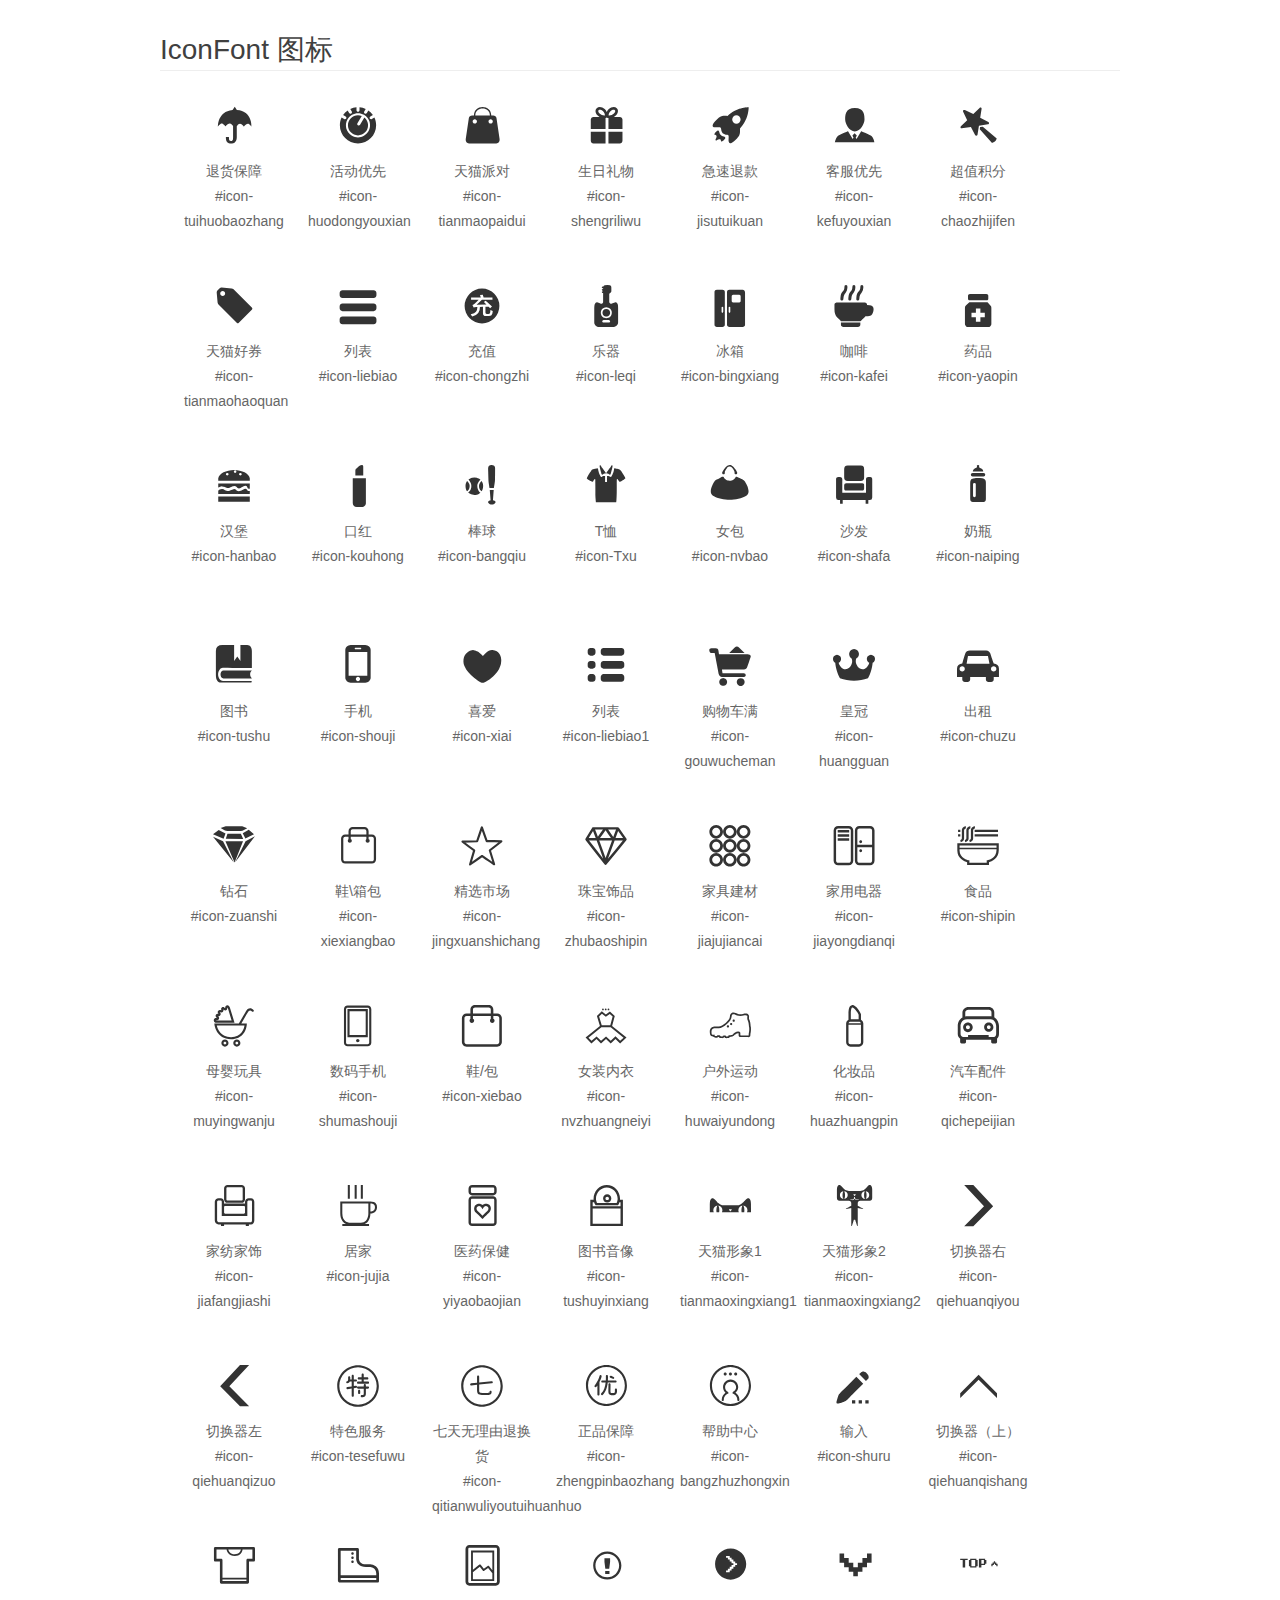
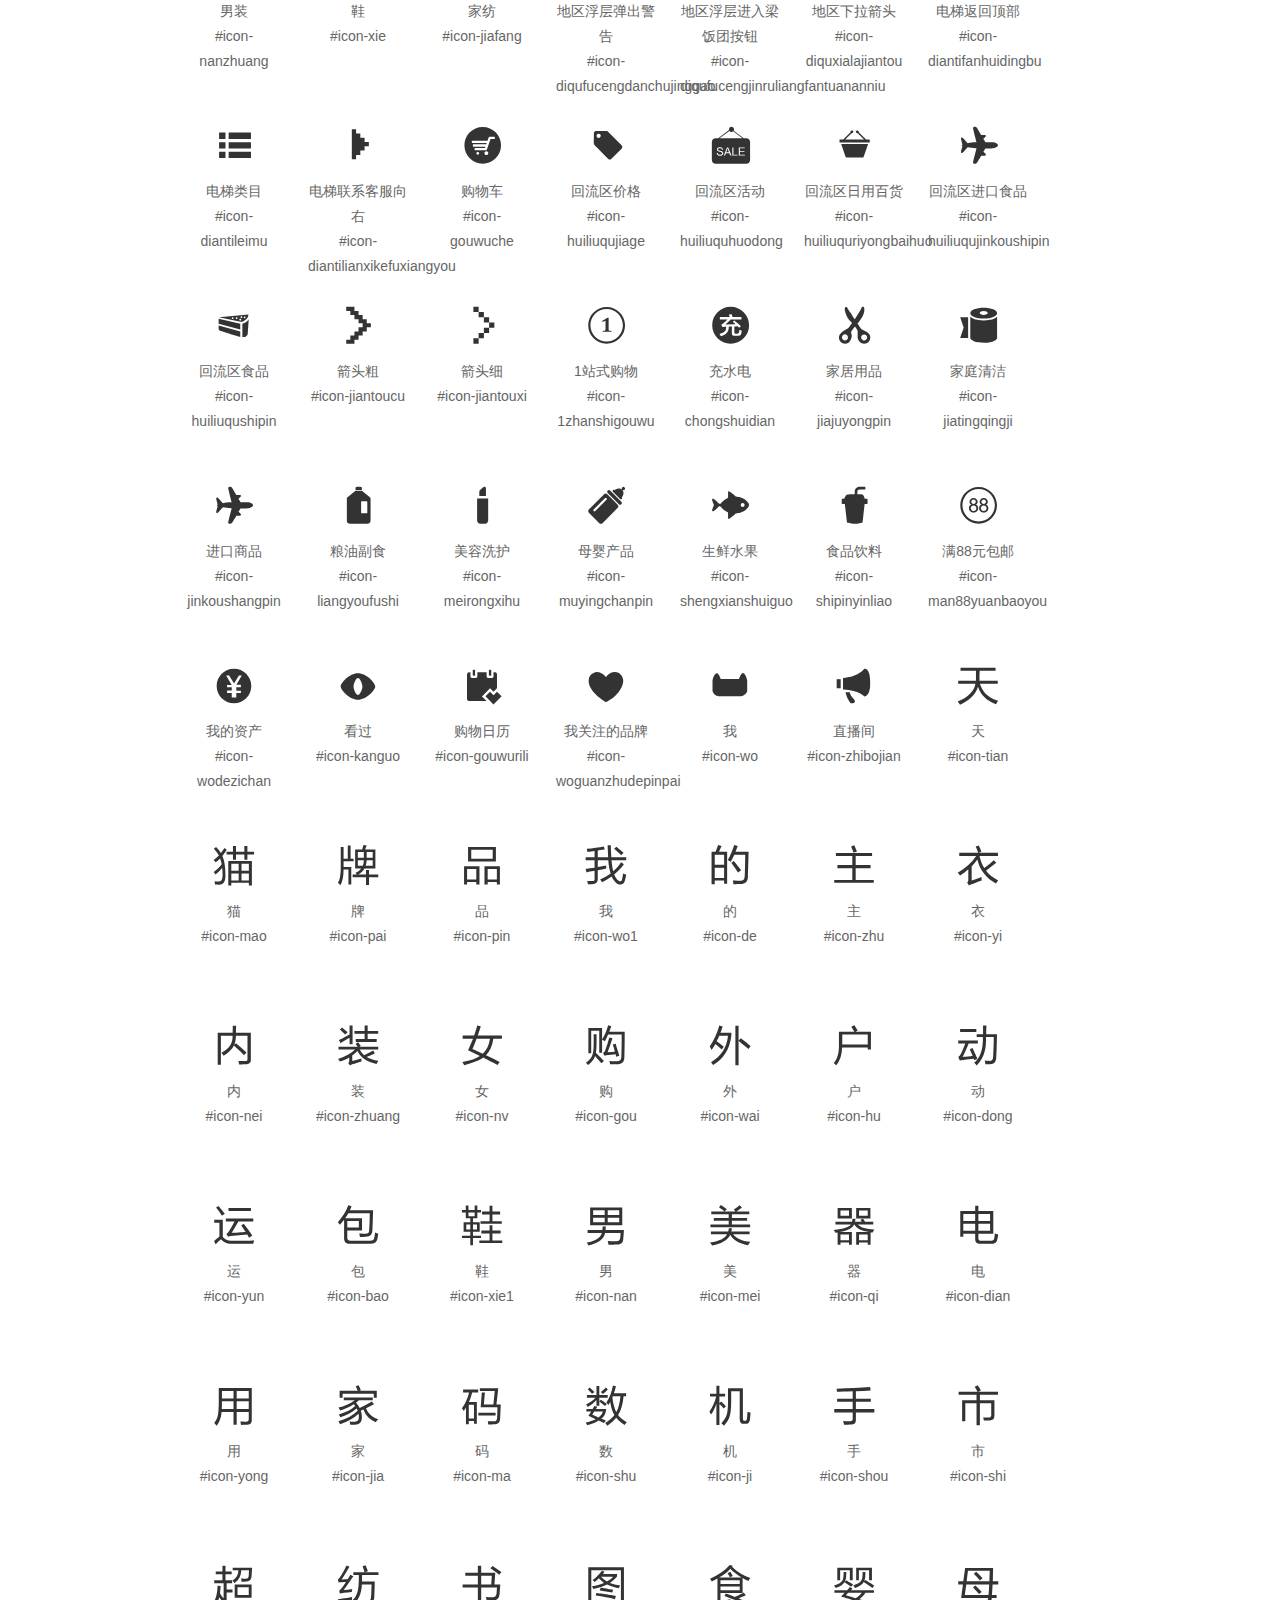
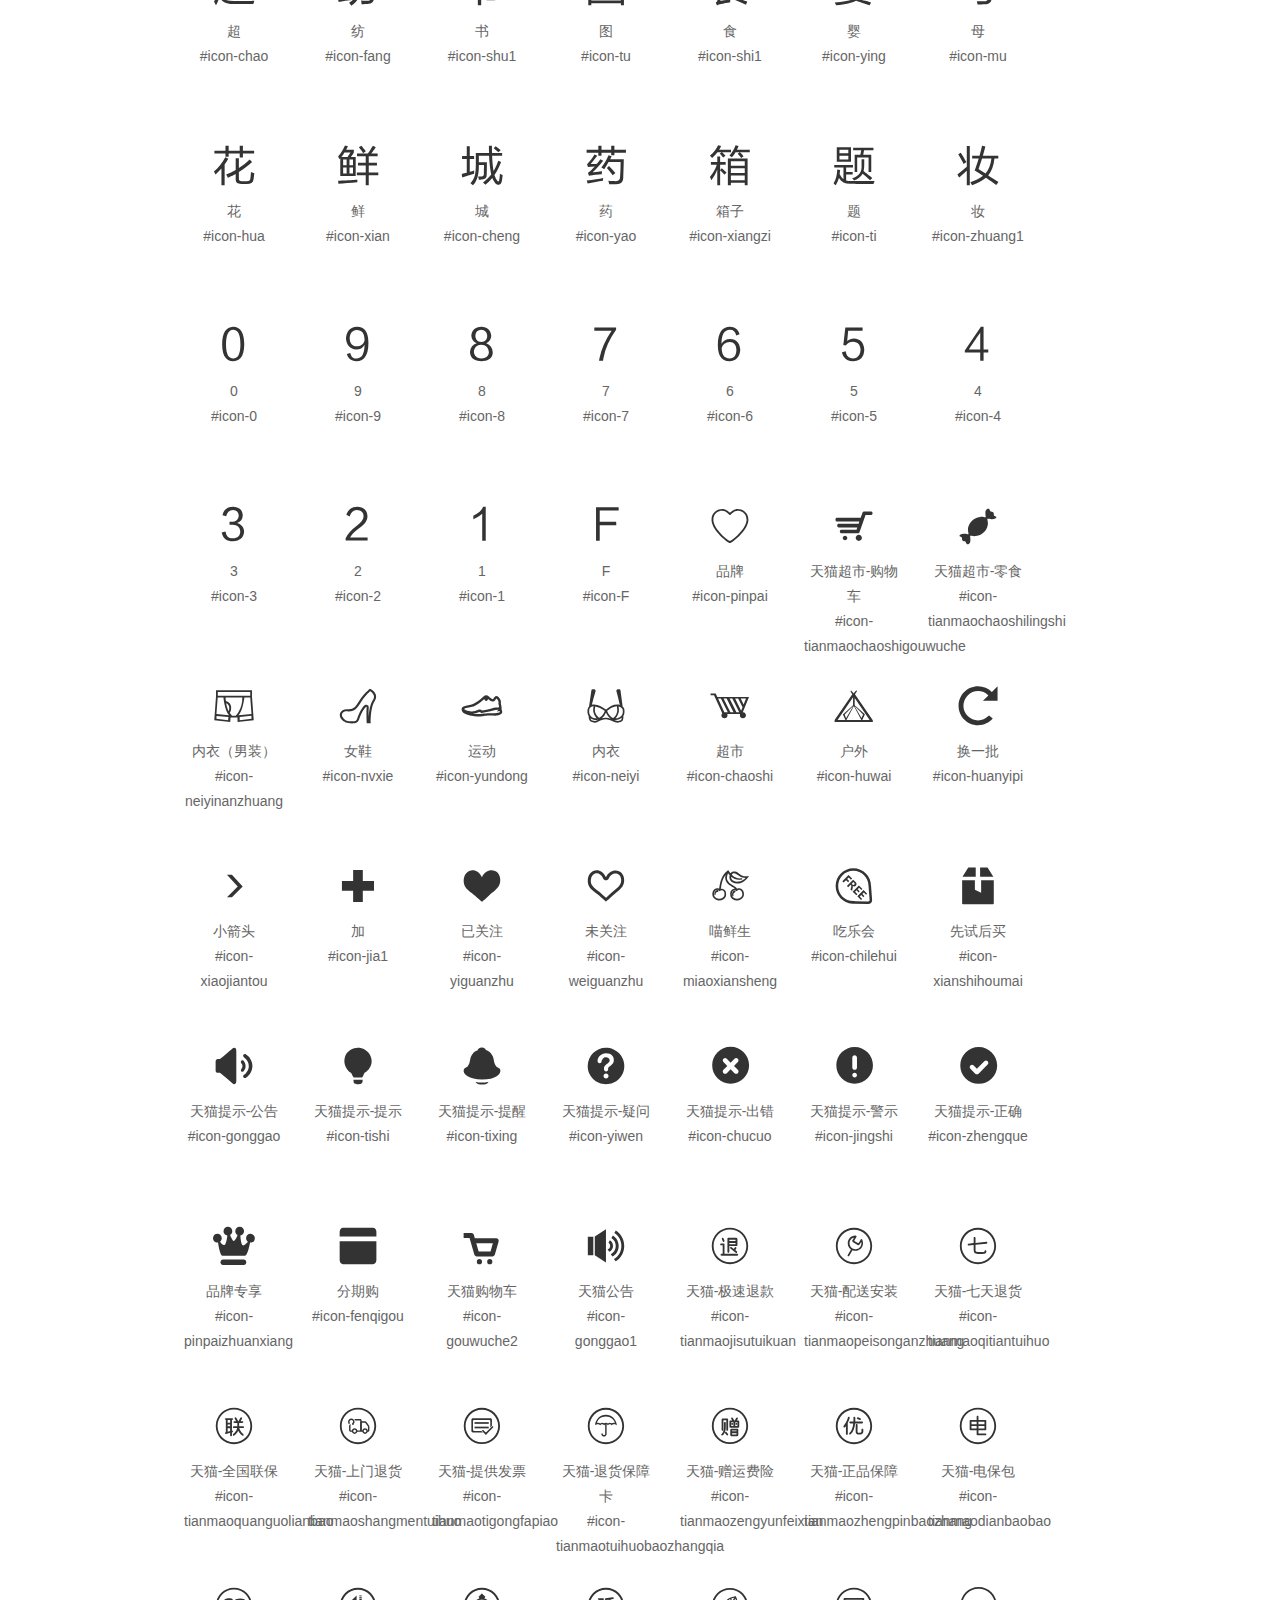
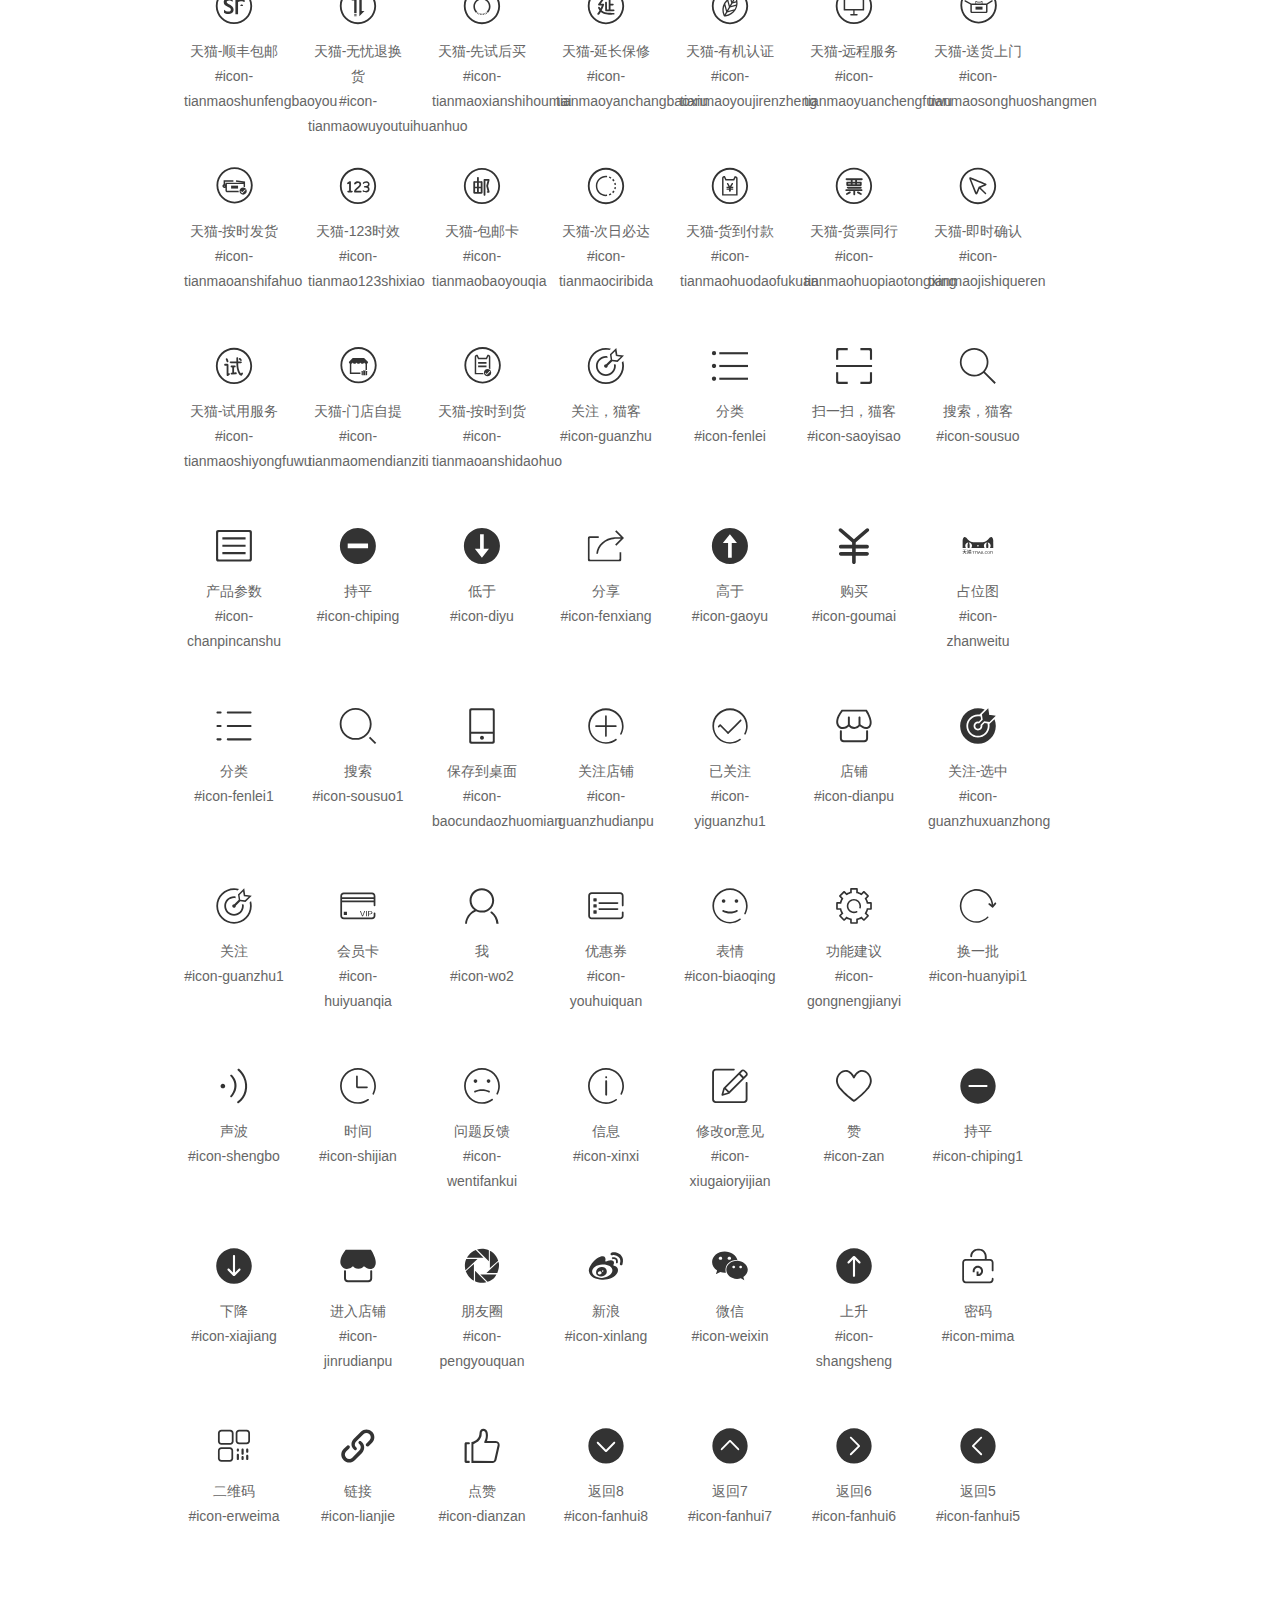
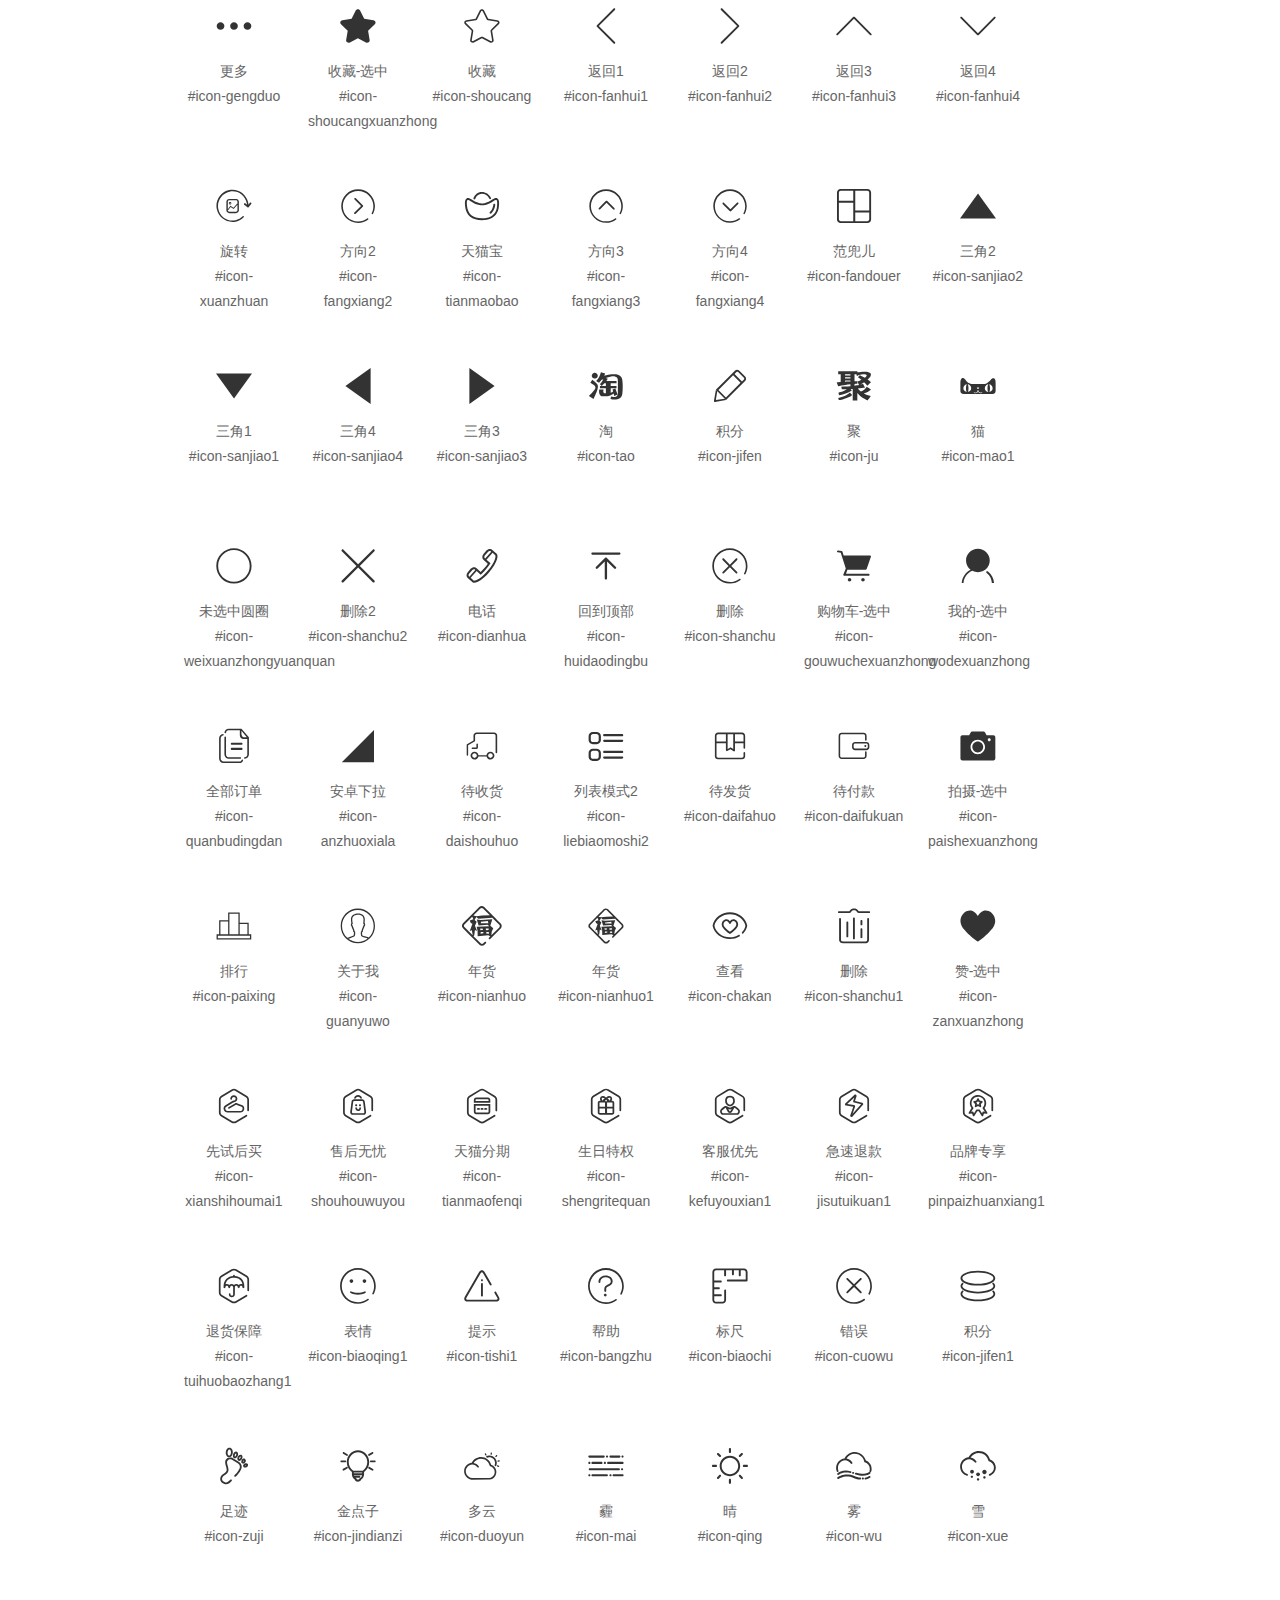
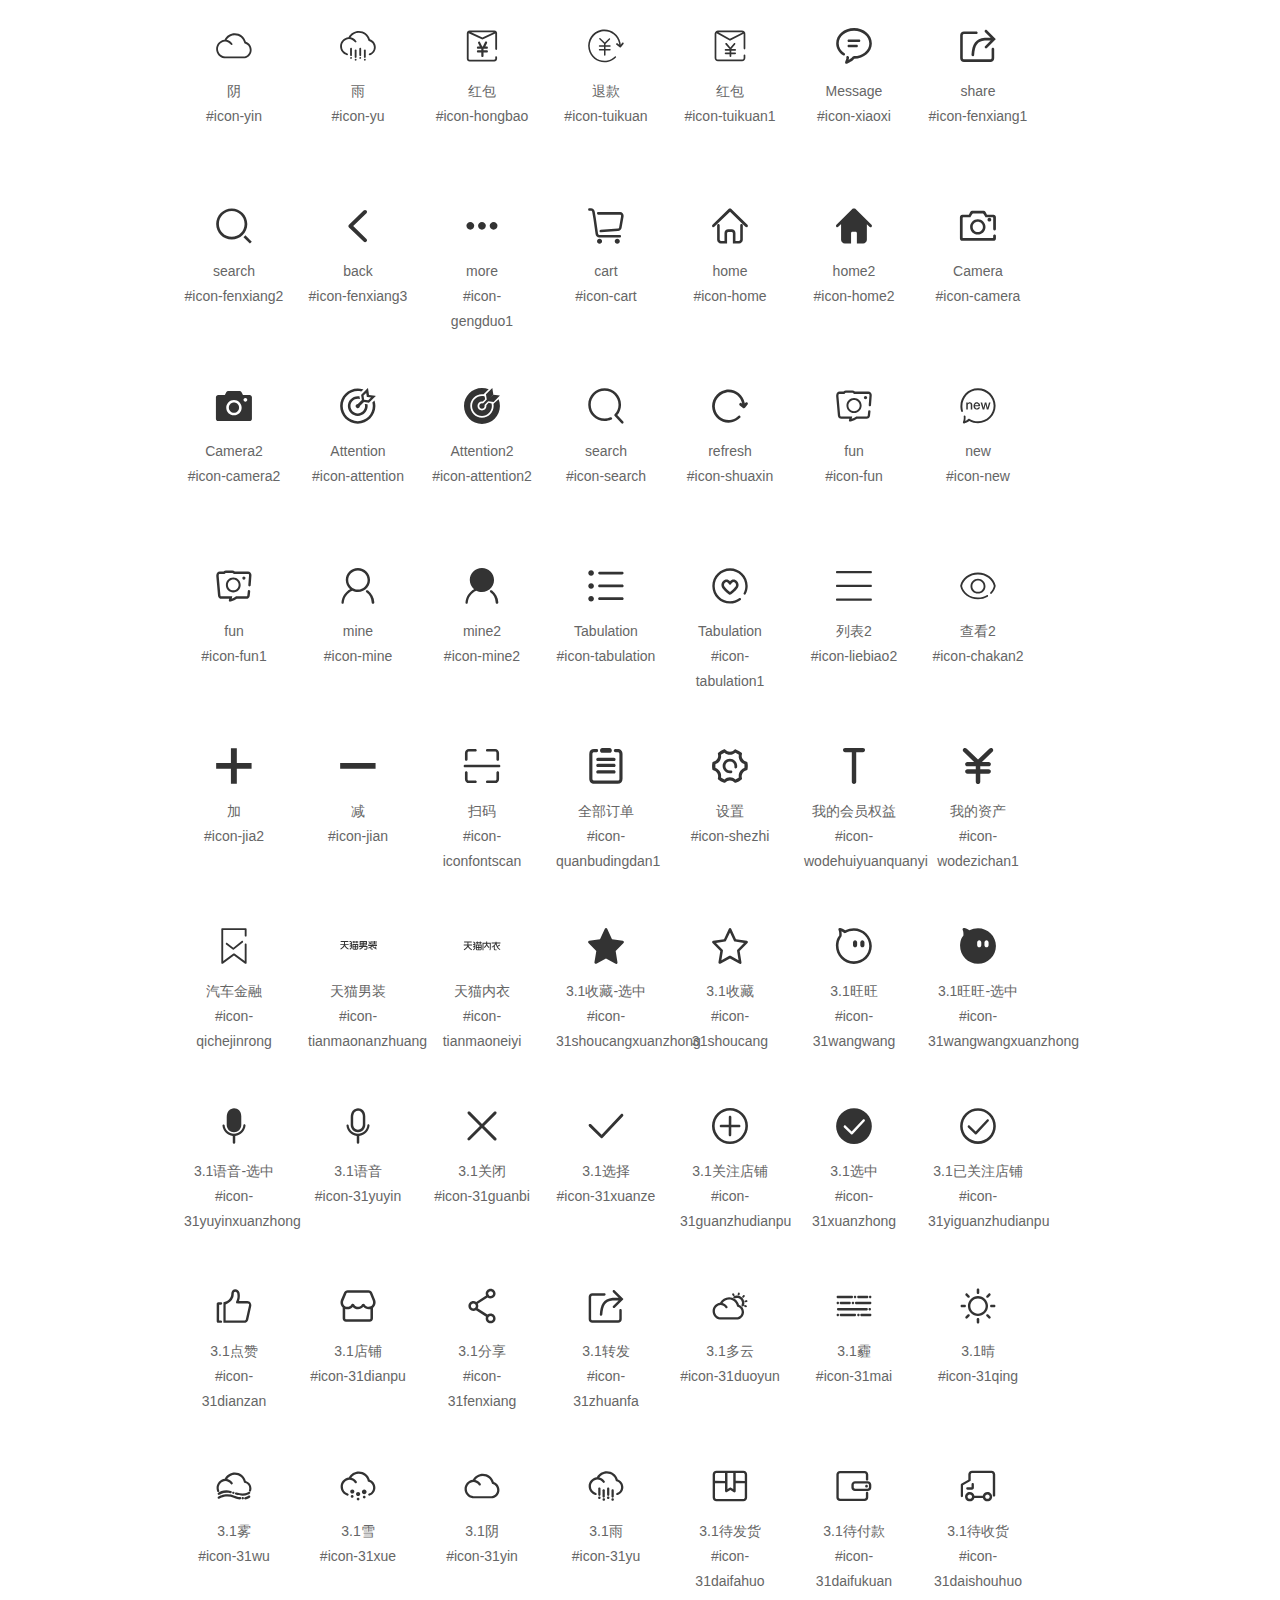
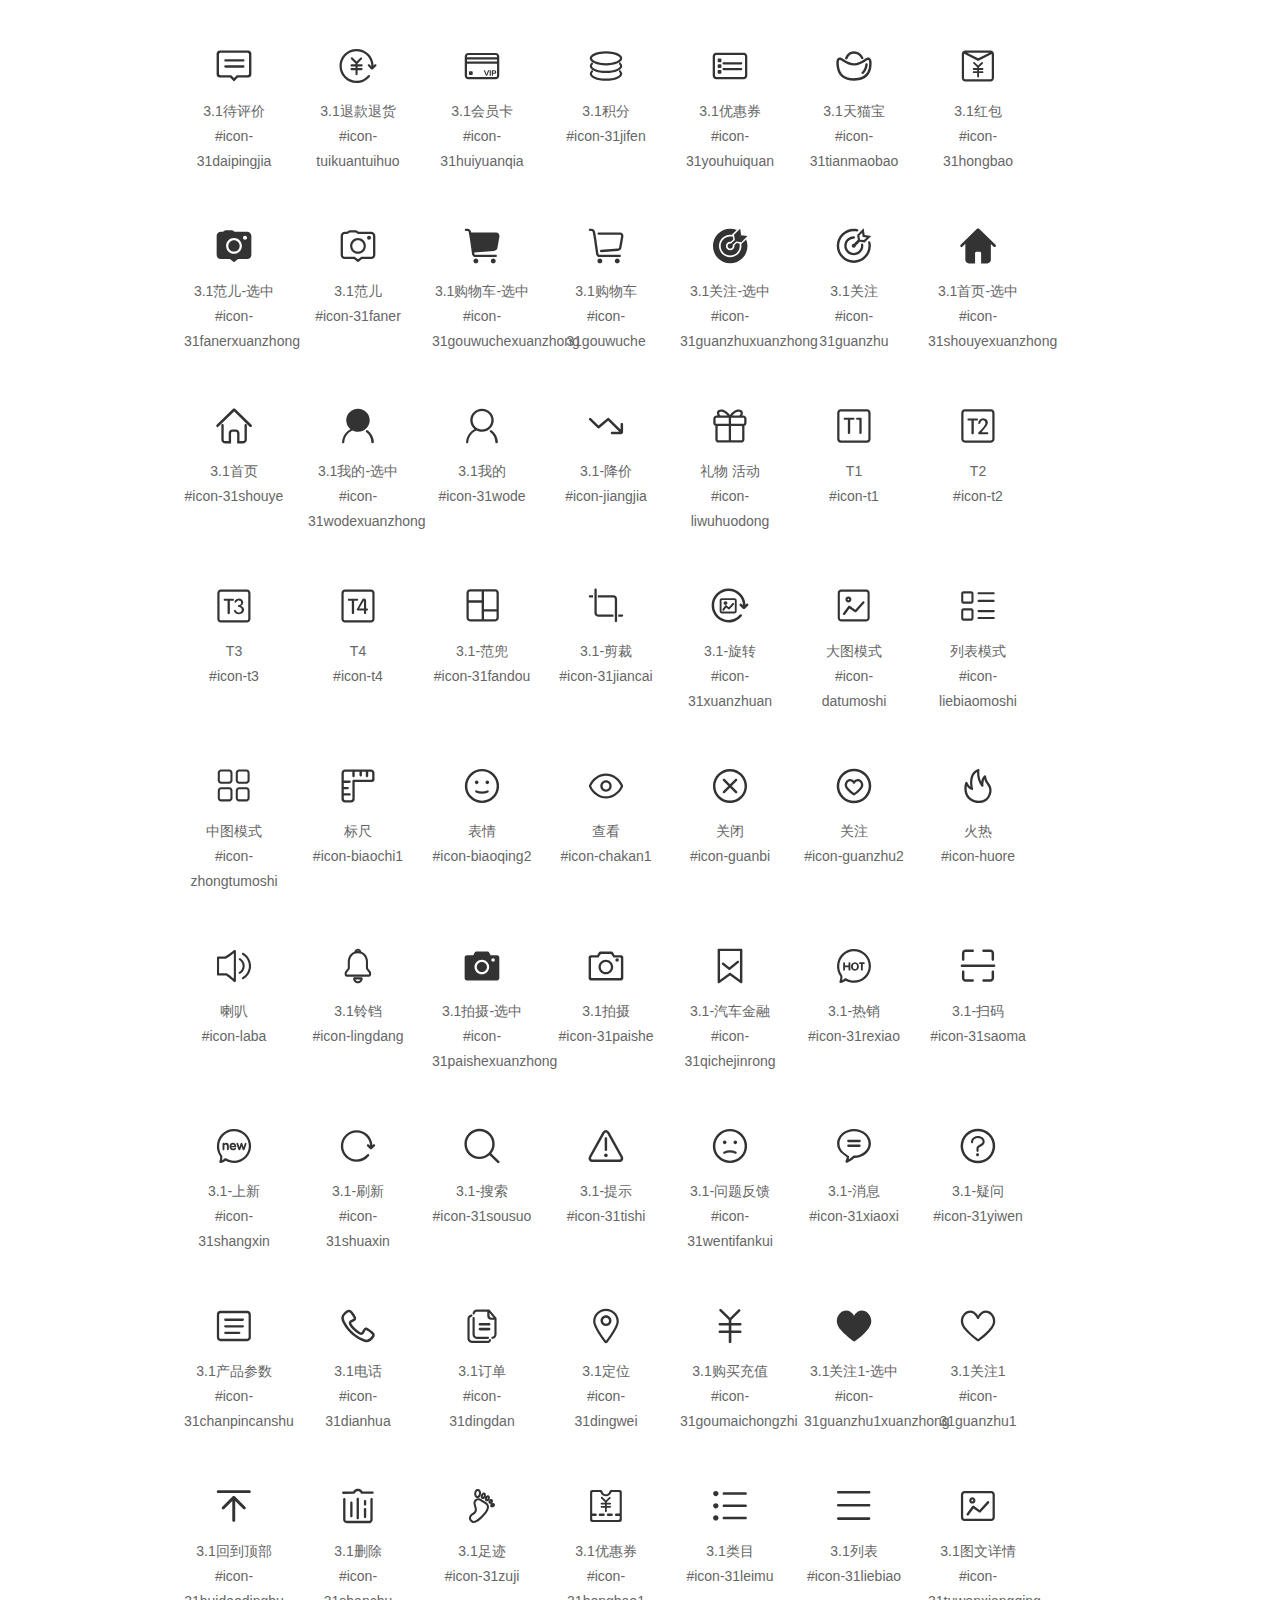
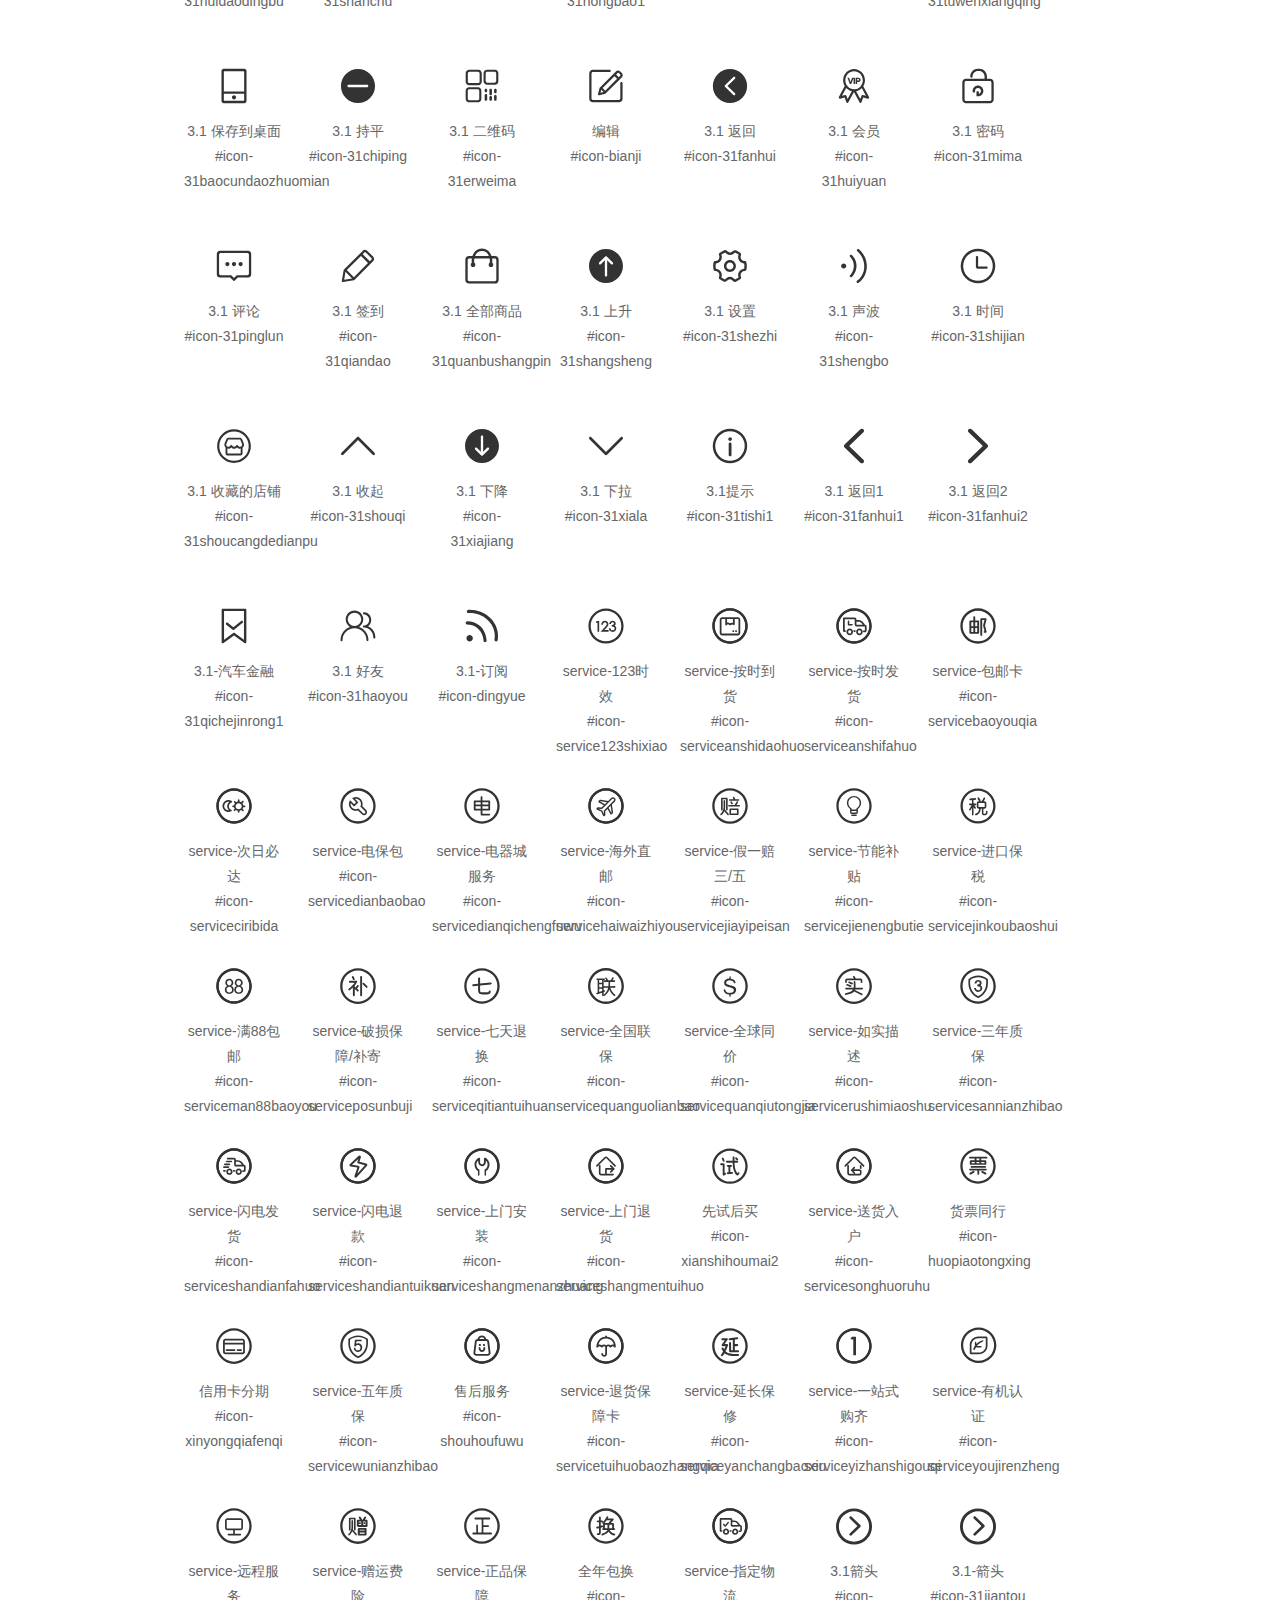
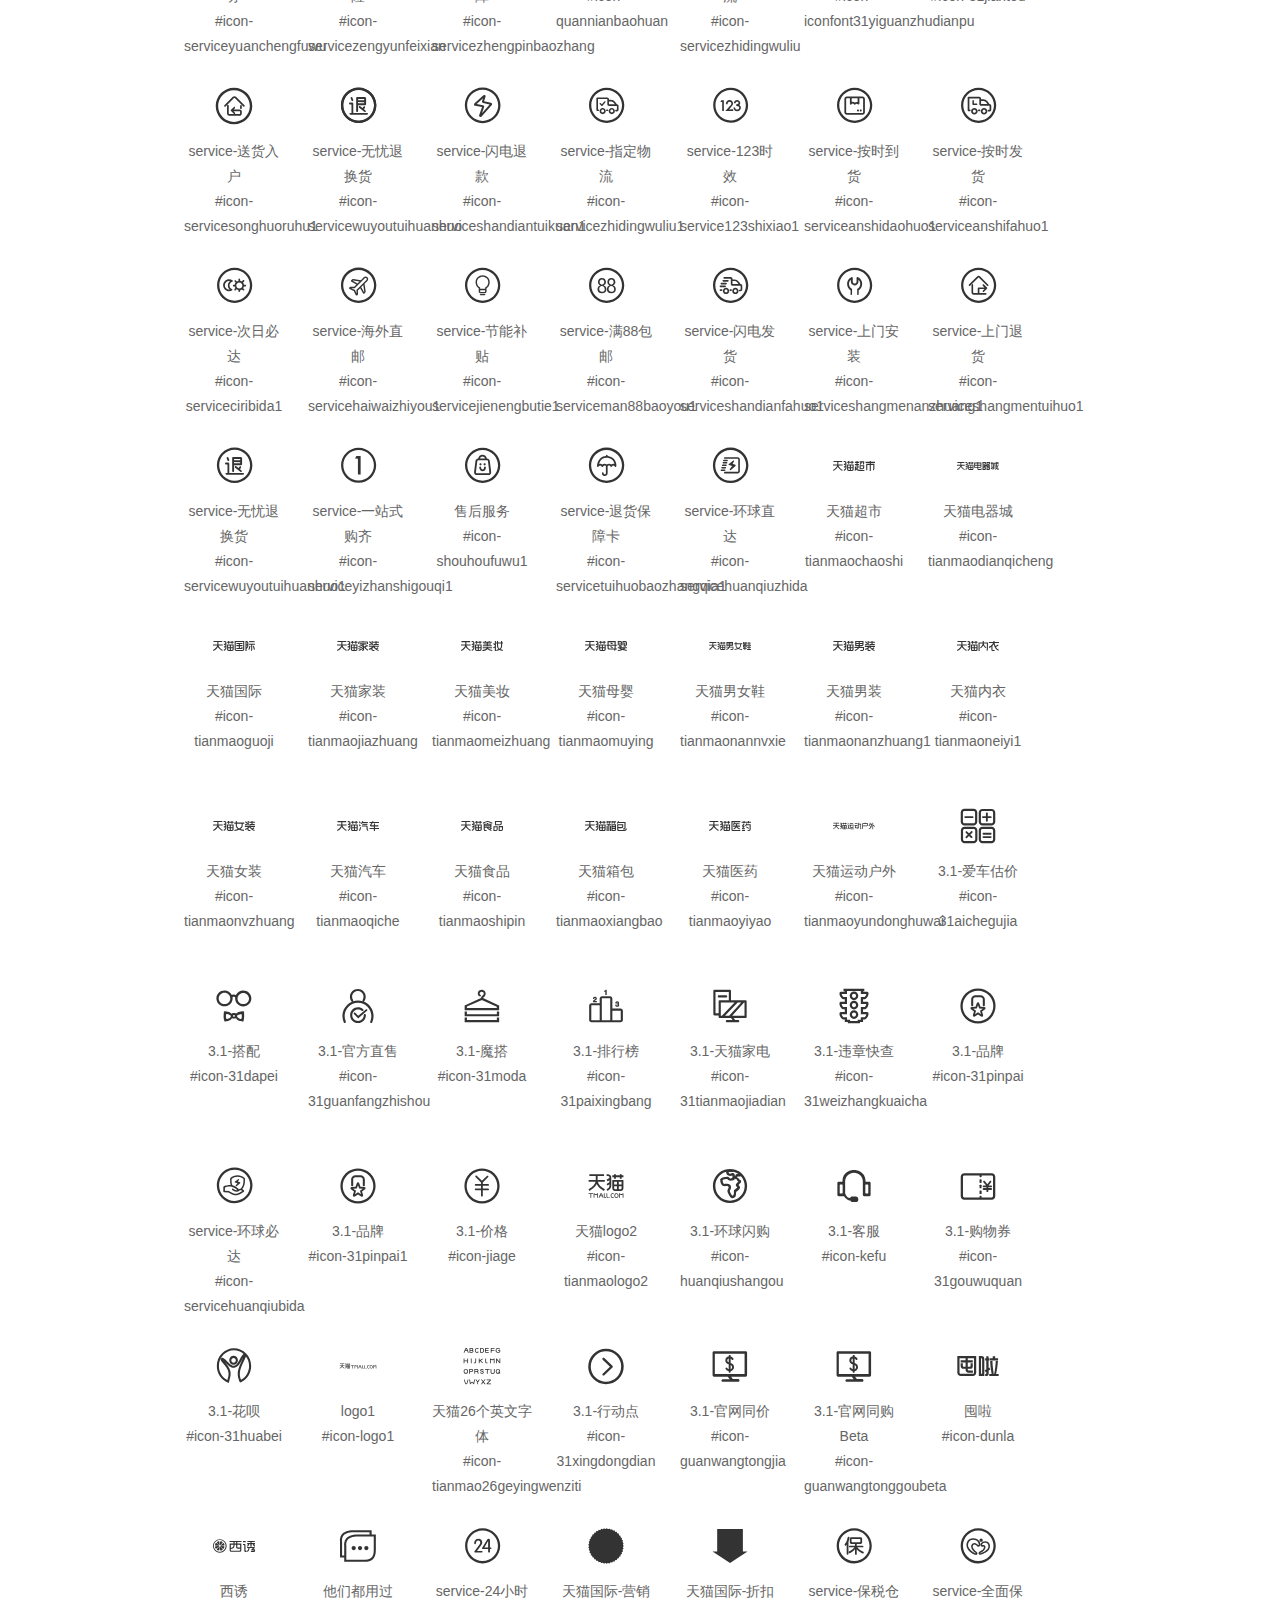
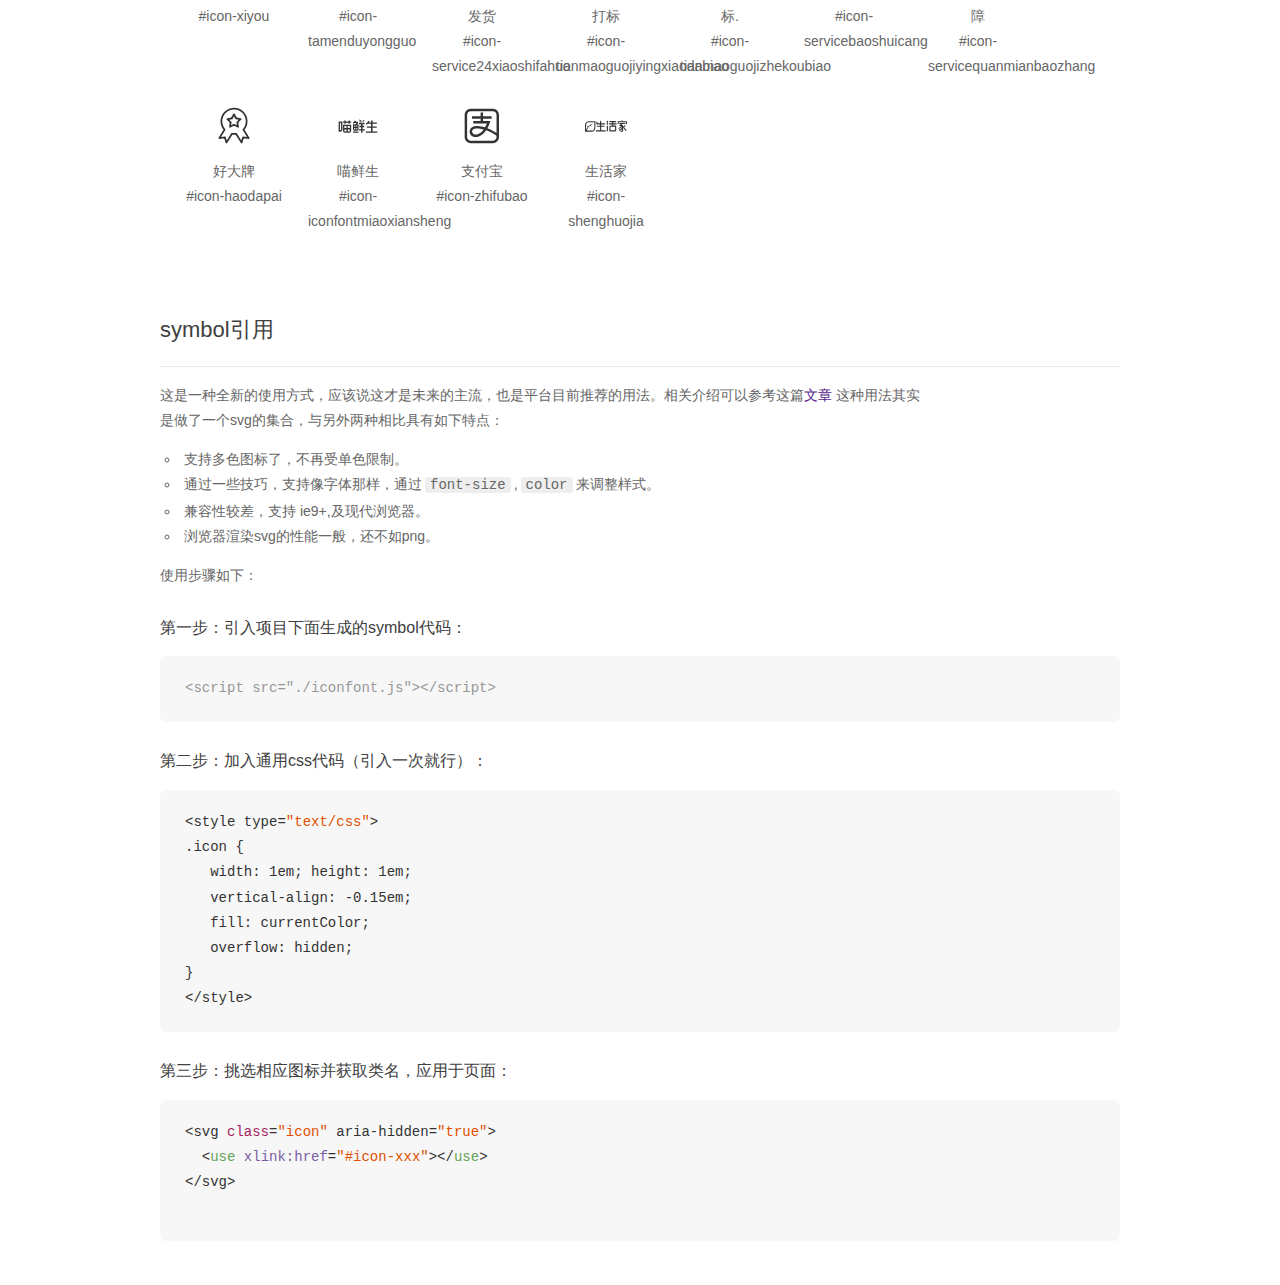
<file: 天猫 PC/iconfont1/demo_symbol.html>
<!DOCTYPE html>
<html>
<head>
    <meta charset="utf-8"/>
    <title>IconFont</title>
    <link rel="stylesheet" href="demo.css">
    <script src="iconfont.js"></script>

    <style type="text/css">
        .icon {
          /* 通过设置 font-size 来改变图标大小 */
          width: 1em; height: 1em;
          /* 图标和文字相邻时，垂直对齐 */
          vertical-align: -0.15em;
          /* 通过设置 color 来改变 SVG 的颜色/fill */
          fill: currentColor;
          /* path 和 stroke 溢出 viewBox 部分在 IE 下会显示
             normalize.css 中也包含这行 */
          overflow: hidden;
        }

    </style>
</head>
<body>
    <div class="main markdown">
        <h1>IconFont 图标</h1>
        <ul class="icon_lists clear">
            
                <li>
                    <svg class="icon" aria-hidden="true">
                        <use xlink:href="#icon-tuihuobaozhang"></use>
                    </svg>
                    <div class="name">退货保障</div>
                    <div class="fontclass">#icon-tuihuobaozhang</div>
                </li>
            
                <li>
                    <svg class="icon" aria-hidden="true">
                        <use xlink:href="#icon-huodongyouxian"></use>
                    </svg>
                    <div class="name">活动优先</div>
                    <div class="fontclass">#icon-huodongyouxian</div>
                </li>
            
                <li>
                    <svg class="icon" aria-hidden="true">
                        <use xlink:href="#icon-tianmaopaidui"></use>
                    </svg>
                    <div class="name">天猫派对</div>
                    <div class="fontclass">#icon-tianmaopaidui</div>
                </li>
            
                <li>
                    <svg class="icon" aria-hidden="true">
                        <use xlink:href="#icon-shengriliwu"></use>
                    </svg>
                    <div class="name">生日礼物</div>
                    <div class="fontclass">#icon-shengriliwu</div>
                </li>
            
                <li>
                    <svg class="icon" aria-hidden="true">
                        <use xlink:href="#icon-jisutuikuan"></use>
                    </svg>
                    <div class="name">急速退款</div>
                    <div class="fontclass">#icon-jisutuikuan</div>
                </li>
            
                <li>
                    <svg class="icon" aria-hidden="true">
                        <use xlink:href="#icon-kefuyouxian"></use>
                    </svg>
                    <div class="name">客服优先</div>
                    <div class="fontclass">#icon-kefuyouxian</div>
                </li>
            
                <li>
                    <svg class="icon" aria-hidden="true">
                        <use xlink:href="#icon-chaozhijifen"></use>
                    </svg>
                    <div class="name">超值积分</div>
                    <div class="fontclass">#icon-chaozhijifen</div>
                </li>
            
                <li>
                    <svg class="icon" aria-hidden="true">
                        <use xlink:href="#icon-tianmaohaoquan"></use>
                    </svg>
                    <div class="name">天猫好券</div>
                    <div class="fontclass">#icon-tianmaohaoquan</div>
                </li>
            
                <li>
                    <svg class="icon" aria-hidden="true">
                        <use xlink:href="#icon-liebiao"></use>
                    </svg>
                    <div class="name">列表</div>
                    <div class="fontclass">#icon-liebiao</div>
                </li>
            
                <li>
                    <svg class="icon" aria-hidden="true">
                        <use xlink:href="#icon-chongzhi"></use>
                    </svg>
                    <div class="name">充值</div>
                    <div class="fontclass">#icon-chongzhi</div>
                </li>
            
                <li>
                    <svg class="icon" aria-hidden="true">
                        <use xlink:href="#icon-leqi"></use>
                    </svg>
                    <div class="name">乐器</div>
                    <div class="fontclass">#icon-leqi</div>
                </li>
            
                <li>
                    <svg class="icon" aria-hidden="true">
                        <use xlink:href="#icon-bingxiang"></use>
                    </svg>
                    <div class="name">冰箱</div>
                    <div class="fontclass">#icon-bingxiang</div>
                </li>
            
                <li>
                    <svg class="icon" aria-hidden="true">
                        <use xlink:href="#icon-kafei"></use>
                    </svg>
                    <div class="name">咖啡</div>
                    <div class="fontclass">#icon-kafei</div>
                </li>
            
                <li>
                    <svg class="icon" aria-hidden="true">
                        <use xlink:href="#icon-yaopin"></use>
                    </svg>
                    <div class="name">药品</div>
                    <div class="fontclass">#icon-yaopin</div>
                </li>
            
                <li>
                    <svg class="icon" aria-hidden="true">
                        <use xlink:href="#icon-hanbao"></use>
                    </svg>
                    <div class="name">汉堡</div>
                    <div class="fontclass">#icon-hanbao</div>
                </li>
            
                <li>
                    <svg class="icon" aria-hidden="true">
                        <use xlink:href="#icon-kouhong"></use>
                    </svg>
                    <div class="name">口红</div>
                    <div class="fontclass">#icon-kouhong</div>
                </li>
            
                <li>
                    <svg class="icon" aria-hidden="true">
                        <use xlink:href="#icon-bangqiu"></use>
                    </svg>
                    <div class="name">棒球</div>
                    <div class="fontclass">#icon-bangqiu</div>
                </li>
            
                <li>
                    <svg class="icon" aria-hidden="true">
                        <use xlink:href="#icon-Txu"></use>
                    </svg>
                    <div class="name">T恤</div>
                    <div class="fontclass">#icon-Txu</div>
                </li>
            
                <li>
                    <svg class="icon" aria-hidden="true">
                        <use xlink:href="#icon-nvbao"></use>
                    </svg>
                    <div class="name">女包</div>
                    <div class="fontclass">#icon-nvbao</div>
                </li>
            
                <li>
                    <svg class="icon" aria-hidden="true">
                        <use xlink:href="#icon-shafa"></use>
                    </svg>
                    <div class="name">沙发</div>
                    <div class="fontclass">#icon-shafa</div>
                </li>
            
                <li>
                    <svg class="icon" aria-hidden="true">
                        <use xlink:href="#icon-naiping"></use>
                    </svg>
                    <div class="name">奶瓶</div>
                    <div class="fontclass">#icon-naiping</div>
                </li>
            
                <li>
                    <svg class="icon" aria-hidden="true">
                        <use xlink:href="#icon-tushu"></use>
                    </svg>
                    <div class="name">图书</div>
                    <div class="fontclass">#icon-tushu</div>
                </li>
            
                <li>
                    <svg class="icon" aria-hidden="true">
                        <use xlink:href="#icon-shouji"></use>
                    </svg>
                    <div class="name">手机</div>
                    <div class="fontclass">#icon-shouji</div>
                </li>
            
                <li>
                    <svg class="icon" aria-hidden="true">
                        <use xlink:href="#icon-xiai"></use>
                    </svg>
                    <div class="name">喜爱</div>
                    <div class="fontclass">#icon-xiai</div>
                </li>
            
                <li>
                    <svg class="icon" aria-hidden="true">
                        <use xlink:href="#icon-liebiao1"></use>
                    </svg>
                    <div class="name">列表</div>
                    <div class="fontclass">#icon-liebiao1</div>
                </li>
            
                <li>
                    <svg class="icon" aria-hidden="true">
                        <use xlink:href="#icon-gouwucheman"></use>
                    </svg>
                    <div class="name">购物车满</div>
                    <div class="fontclass">#icon-gouwucheman</div>
                </li>
            
                <li>
                    <svg class="icon" aria-hidden="true">
                        <use xlink:href="#icon-huangguan"></use>
                    </svg>
                    <div class="name">皇冠</div>
                    <div class="fontclass">#icon-huangguan</div>
                </li>
            
                <li>
                    <svg class="icon" aria-hidden="true">
                        <use xlink:href="#icon-chuzu"></use>
                    </svg>
                    <div class="name">出租</div>
                    <div class="fontclass">#icon-chuzu</div>
                </li>
            
                <li>
                    <svg class="icon" aria-hidden="true">
                        <use xlink:href="#icon-zuanshi"></use>
                    </svg>
                    <div class="name">钻石</div>
                    <div class="fontclass">#icon-zuanshi</div>
                </li>
            
                <li>
                    <svg class="icon" aria-hidden="true">
                        <use xlink:href="#icon-xiexiangbao"></use>
                    </svg>
                    <div class="name">鞋\箱包</div>
                    <div class="fontclass">#icon-xiexiangbao</div>
                </li>
            
                <li>
                    <svg class="icon" aria-hidden="true">
                        <use xlink:href="#icon-jingxuanshichang"></use>
                    </svg>
                    <div class="name">精选市场</div>
                    <div class="fontclass">#icon-jingxuanshichang</div>
                </li>
            
                <li>
                    <svg class="icon" aria-hidden="true">
                        <use xlink:href="#icon-zhubaoshipin"></use>
                    </svg>
                    <div class="name">珠宝饰品</div>
                    <div class="fontclass">#icon-zhubaoshipin</div>
                </li>
            
                <li>
                    <svg class="icon" aria-hidden="true">
                        <use xlink:href="#icon-jiajujiancai"></use>
                    </svg>
                    <div class="name">家具建材</div>
                    <div class="fontclass">#icon-jiajujiancai</div>
                </li>
            
                <li>
                    <svg class="icon" aria-hidden="true">
                        <use xlink:href="#icon-jiayongdianqi"></use>
                    </svg>
                    <div class="name">家用电器</div>
                    <div class="fontclass">#icon-jiayongdianqi</div>
                </li>
            
                <li>
                    <svg class="icon" aria-hidden="true">
                        <use xlink:href="#icon-shipin"></use>
                    </svg>
                    <div class="name">食品</div>
                    <div class="fontclass">#icon-shipin</div>
                </li>
            
                <li>
                    <svg class="icon" aria-hidden="true">
                        <use xlink:href="#icon-muyingwanju"></use>
                    </svg>
                    <div class="name">母婴玩具</div>
                    <div class="fontclass">#icon-muyingwanju</div>
                </li>
            
                <li>
                    <svg class="icon" aria-hidden="true">
                        <use xlink:href="#icon-shumashouji"></use>
                    </svg>
                    <div class="name">数码手机</div>
                    <div class="fontclass">#icon-shumashouji</div>
                </li>
            
                <li>
                    <svg class="icon" aria-hidden="true">
                        <use xlink:href="#icon-xiebao"></use>
                    </svg>
                    <div class="name">鞋/包</div>
                    <div class="fontclass">#icon-xiebao</div>
                </li>
            
                <li>
                    <svg class="icon" aria-hidden="true">
                        <use xlink:href="#icon-nvzhuangneiyi"></use>
                    </svg>
                    <div class="name">女装内衣</div>
                    <div class="fontclass">#icon-nvzhuangneiyi</div>
                </li>
            
                <li>
                    <svg class="icon" aria-hidden="true">
                        <use xlink:href="#icon-huwaiyundong"></use>
                    </svg>
                    <div class="name">户外运动</div>
                    <div class="fontclass">#icon-huwaiyundong</div>
                </li>
            
                <li>
                    <svg class="icon" aria-hidden="true">
                        <use xlink:href="#icon-huazhuangpin"></use>
                    </svg>
                    <div class="name">化妆品</div>
                    <div class="fontclass">#icon-huazhuangpin</div>
                </li>
            
                <li>
                    <svg class="icon" aria-hidden="true">
                        <use xlink:href="#icon-qichepeijian"></use>
                    </svg>
                    <div class="name">汽车配件</div>
                    <div class="fontclass">#icon-qichepeijian</div>
                </li>
            
                <li>
                    <svg class="icon" aria-hidden="true">
                        <use xlink:href="#icon-jiafangjiashi"></use>
                    </svg>
                    <div class="name">家纺家饰</div>
                    <div class="fontclass">#icon-jiafangjiashi</div>
                </li>
            
                <li>
                    <svg class="icon" aria-hidden="true">
                        <use xlink:href="#icon-jujia"></use>
                    </svg>
                    <div class="name">居家</div>
                    <div class="fontclass">#icon-jujia</div>
                </li>
            
                <li>
                    <svg class="icon" aria-hidden="true">
                        <use xlink:href="#icon-yiyaobaojian"></use>
                    </svg>
                    <div class="name">医药保健</div>
                    <div class="fontclass">#icon-yiyaobaojian</div>
                </li>
            
                <li>
                    <svg class="icon" aria-hidden="true">
                        <use xlink:href="#icon-tushuyinxiang"></use>
                    </svg>
                    <div class="name">图书音像</div>
                    <div class="fontclass">#icon-tushuyinxiang</div>
                </li>
            
                <li>
                    <svg class="icon" aria-hidden="true">
                        <use xlink:href="#icon-tianmaoxingxiang1"></use>
                    </svg>
                    <div class="name">天猫形象1</div>
                    <div class="fontclass">#icon-tianmaoxingxiang1</div>
                </li>
            
                <li>
                    <svg class="icon" aria-hidden="true">
                        <use xlink:href="#icon-tianmaoxingxiang2"></use>
                    </svg>
                    <div class="name">天猫形象2</div>
                    <div class="fontclass">#icon-tianmaoxingxiang2</div>
                </li>
            
                <li>
                    <svg class="icon" aria-hidden="true">
                        <use xlink:href="#icon-qiehuanqiyou"></use>
                    </svg>
                    <div class="name">切换器右</div>
                    <div class="fontclass">#icon-qiehuanqiyou</div>
                </li>
            
                <li>
                    <svg class="icon" aria-hidden="true">
                        <use xlink:href="#icon-qiehuanqizuo"></use>
                    </svg>
                    <div class="name">切换器左</div>
                    <div class="fontclass">#icon-qiehuanqizuo</div>
                </li>
            
                <li>
                    <svg class="icon" aria-hidden="true">
                        <use xlink:href="#icon-tesefuwu"></use>
                    </svg>
                    <div class="name">特色服务</div>
                    <div class="fontclass">#icon-tesefuwu</div>
                </li>
            
                <li>
                    <svg class="icon" aria-hidden="true">
                        <use xlink:href="#icon-qitianwuliyoutuihuanhuo"></use>
                    </svg>
                    <div class="name">七天无理由退换货</div>
                    <div class="fontclass">#icon-qitianwuliyoutuihuanhuo</div>
                </li>
            
                <li>
                    <svg class="icon" aria-hidden="true">
                        <use xlink:href="#icon-zhengpinbaozhang"></use>
                    </svg>
                    <div class="name">正品保障</div>
                    <div class="fontclass">#icon-zhengpinbaozhang</div>
                </li>
            
                <li>
                    <svg class="icon" aria-hidden="true">
                        <use xlink:href="#icon-bangzhuzhongxin"></use>
                    </svg>
                    <div class="name">帮助中心</div>
                    <div class="fontclass">#icon-bangzhuzhongxin</div>
                </li>
            
                <li>
                    <svg class="icon" aria-hidden="true">
                        <use xlink:href="#icon-shuru"></use>
                    </svg>
                    <div class="name">输入</div>
                    <div class="fontclass">#icon-shuru</div>
                </li>
            
                <li>
                    <svg class="icon" aria-hidden="true">
                        <use xlink:href="#icon-qiehuanqishang"></use>
                    </svg>
                    <div class="name">切换器（上）</div>
                    <div class="fontclass">#icon-qiehuanqishang</div>
                </li>
            
                <li>
                    <svg class="icon" aria-hidden="true">
                        <use xlink:href="#icon-nanzhuang"></use>
                    </svg>
                    <div class="name">男装</div>
                    <div class="fontclass">#icon-nanzhuang</div>
                </li>
            
                <li>
                    <svg class="icon" aria-hidden="true">
                        <use xlink:href="#icon-xie"></use>
                    </svg>
                    <div class="name">鞋</div>
                    <div class="fontclass">#icon-xie</div>
                </li>
            
                <li>
                    <svg class="icon" aria-hidden="true">
                        <use xlink:href="#icon-jiafang"></use>
                    </svg>
                    <div class="name">家纺</div>
                    <div class="fontclass">#icon-jiafang</div>
                </li>
            
                <li>
                    <svg class="icon" aria-hidden="true">
                        <use xlink:href="#icon-diqufucengdanchujinggao"></use>
                    </svg>
                    <div class="name">地区浮层弹出警告</div>
                    <div class="fontclass">#icon-diqufucengdanchujinggao</div>
                </li>
            
                <li>
                    <svg class="icon" aria-hidden="true">
                        <use xlink:href="#icon-diqufucengjinruliangfantuananniu"></use>
                    </svg>
                    <div class="name">地区浮层进入梁饭团按钮</div>
                    <div class="fontclass">#icon-diqufucengjinruliangfantuananniu</div>
                </li>
            
                <li>
                    <svg class="icon" aria-hidden="true">
                        <use xlink:href="#icon-diquxialajiantou"></use>
                    </svg>
                    <div class="name">地区下拉箭头</div>
                    <div class="fontclass">#icon-diquxialajiantou</div>
                </li>
            
                <li>
                    <svg class="icon" aria-hidden="true">
                        <use xlink:href="#icon-diantifanhuidingbu"></use>
                    </svg>
                    <div class="name">电梯返回顶部</div>
                    <div class="fontclass">#icon-diantifanhuidingbu</div>
                </li>
            
                <li>
                    <svg class="icon" aria-hidden="true">
                        <use xlink:href="#icon-diantileimu"></use>
                    </svg>
                    <div class="name">电梯类目</div>
                    <div class="fontclass">#icon-diantileimu</div>
                </li>
            
                <li>
                    <svg class="icon" aria-hidden="true">
                        <use xlink:href="#icon-diantilianxikefuxiangyou"></use>
                    </svg>
                    <div class="name">电梯联系客服向右</div>
                    <div class="fontclass">#icon-diantilianxikefuxiangyou</div>
                </li>
            
                <li>
                    <svg class="icon" aria-hidden="true">
                        <use xlink:href="#icon-gouwuche"></use>
                    </svg>
                    <div class="name">购物车</div>
                    <div class="fontclass">#icon-gouwuche</div>
                </li>
            
                <li>
                    <svg class="icon" aria-hidden="true">
                        <use xlink:href="#icon-huiliuqujiage"></use>
                    </svg>
                    <div class="name">回流区价格</div>
                    <div class="fontclass">#icon-huiliuqujiage</div>
                </li>
            
                <li>
                    <svg class="icon" aria-hidden="true">
                        <use xlink:href="#icon-huiliuquhuodong"></use>
                    </svg>
                    <div class="name">回流区活动</div>
                    <div class="fontclass">#icon-huiliuquhuodong</div>
                </li>
            
                <li>
                    <svg class="icon" aria-hidden="true">
                        <use xlink:href="#icon-huiliuquriyongbaihuo"></use>
                    </svg>
                    <div class="name">回流区日用百货</div>
                    <div class="fontclass">#icon-huiliuquriyongbaihuo</div>
                </li>
            
                <li>
                    <svg class="icon" aria-hidden="true">
                        <use xlink:href="#icon-huiliuqujinkoushipin"></use>
                    </svg>
                    <div class="name">回流区进口食品</div>
                    <div class="fontclass">#icon-huiliuqujinkoushipin</div>
                </li>
            
                <li>
                    <svg class="icon" aria-hidden="true">
                        <use xlink:href="#icon-huiliuqushipin"></use>
                    </svg>
                    <div class="name">回流区食品</div>
                    <div class="fontclass">#icon-huiliuqushipin</div>
                </li>
            
                <li>
                    <svg class="icon" aria-hidden="true">
                        <use xlink:href="#icon-jiantoucu"></use>
                    </svg>
                    <div class="name">箭头粗</div>
                    <div class="fontclass">#icon-jiantoucu</div>
                </li>
            
                <li>
                    <svg class="icon" aria-hidden="true">
                        <use xlink:href="#icon-jiantouxi"></use>
                    </svg>
                    <div class="name">箭头细</div>
                    <div class="fontclass">#icon-jiantouxi</div>
                </li>
            
                <li>
                    <svg class="icon" aria-hidden="true">
                        <use xlink:href="#icon-1zhanshigouwu"></use>
                    </svg>
                    <div class="name">1站式购物</div>
                    <div class="fontclass">#icon-1zhanshigouwu</div>
                </li>
            
                <li>
                    <svg class="icon" aria-hidden="true">
                        <use xlink:href="#icon-chongshuidian"></use>
                    </svg>
                    <div class="name">充水电</div>
                    <div class="fontclass">#icon-chongshuidian</div>
                </li>
            
                <li>
                    <svg class="icon" aria-hidden="true">
                        <use xlink:href="#icon-jiajuyongpin"></use>
                    </svg>
                    <div class="name">家居用品</div>
                    <div class="fontclass">#icon-jiajuyongpin</div>
                </li>
            
                <li>
                    <svg class="icon" aria-hidden="true">
                        <use xlink:href="#icon-jiatingqingji"></use>
                    </svg>
                    <div class="name">家庭清洁</div>
                    <div class="fontclass">#icon-jiatingqingji</div>
                </li>
            
                <li>
                    <svg class="icon" aria-hidden="true">
                        <use xlink:href="#icon-jinkoushangpin"></use>
                    </svg>
                    <div class="name">进口商品</div>
                    <div class="fontclass">#icon-jinkoushangpin</div>
                </li>
            
                <li>
                    <svg class="icon" aria-hidden="true">
                        <use xlink:href="#icon-liangyoufushi"></use>
                    </svg>
                    <div class="name">粮油副食</div>
                    <div class="fontclass">#icon-liangyoufushi</div>
                </li>
            
                <li>
                    <svg class="icon" aria-hidden="true">
                        <use xlink:href="#icon-meirongxihu"></use>
                    </svg>
                    <div class="name">美容洗护</div>
                    <div class="fontclass">#icon-meirongxihu</div>
                </li>
            
                <li>
                    <svg class="icon" aria-hidden="true">
                        <use xlink:href="#icon-muyingchanpin"></use>
                    </svg>
                    <div class="name">母婴产品</div>
                    <div class="fontclass">#icon-muyingchanpin</div>
                </li>
            
                <li>
                    <svg class="icon" aria-hidden="true">
                        <use xlink:href="#icon-shengxianshuiguo"></use>
                    </svg>
                    <div class="name">生鲜水果</div>
                    <div class="fontclass">#icon-shengxianshuiguo</div>
                </li>
            
                <li>
                    <svg class="icon" aria-hidden="true">
                        <use xlink:href="#icon-shipinyinliao"></use>
                    </svg>
                    <div class="name">食品饮料</div>
                    <div class="fontclass">#icon-shipinyinliao</div>
                </li>
            
                <li>
                    <svg class="icon" aria-hidden="true">
                        <use xlink:href="#icon-man88yuanbaoyou"></use>
                    </svg>
                    <div class="name">满88元包邮</div>
                    <div class="fontclass">#icon-man88yuanbaoyou</div>
                </li>
            
                <li>
                    <svg class="icon" aria-hidden="true">
                        <use xlink:href="#icon-wodezichan"></use>
                    </svg>
                    <div class="name">我的资产</div>
                    <div class="fontclass">#icon-wodezichan</div>
                </li>
            
                <li>
                    <svg class="icon" aria-hidden="true">
                        <use xlink:href="#icon-kanguo"></use>
                    </svg>
                    <div class="name">看过</div>
                    <div class="fontclass">#icon-kanguo</div>
                </li>
            
                <li>
                    <svg class="icon" aria-hidden="true">
                        <use xlink:href="#icon-gouwurili"></use>
                    </svg>
                    <div class="name">购物日历</div>
                    <div class="fontclass">#icon-gouwurili</div>
                </li>
            
                <li>
                    <svg class="icon" aria-hidden="true">
                        <use xlink:href="#icon-woguanzhudepinpai"></use>
                    </svg>
                    <div class="name">我关注的品牌</div>
                    <div class="fontclass">#icon-woguanzhudepinpai</div>
                </li>
            
                <li>
                    <svg class="icon" aria-hidden="true">
                        <use xlink:href="#icon-wo"></use>
                    </svg>
                    <div class="name">我</div>
                    <div class="fontclass">#icon-wo</div>
                </li>
            
                <li>
                    <svg class="icon" aria-hidden="true">
                        <use xlink:href="#icon-zhibojian"></use>
                    </svg>
                    <div class="name">直播间</div>
                    <div class="fontclass">#icon-zhibojian</div>
                </li>
            
                <li>
                    <svg class="icon" aria-hidden="true">
                        <use xlink:href="#icon-tian"></use>
                    </svg>
                    <div class="name">天</div>
                    <div class="fontclass">#icon-tian</div>
                </li>
            
                <li>
                    <svg class="icon" aria-hidden="true">
                        <use xlink:href="#icon-mao"></use>
                    </svg>
                    <div class="name">猫</div>
                    <div class="fontclass">#icon-mao</div>
                </li>
            
                <li>
                    <svg class="icon" aria-hidden="true">
                        <use xlink:href="#icon-pai"></use>
                    </svg>
                    <div class="name">牌</div>
                    <div class="fontclass">#icon-pai</div>
                </li>
            
                <li>
                    <svg class="icon" aria-hidden="true">
                        <use xlink:href="#icon-pin"></use>
                    </svg>
                    <div class="name">品</div>
                    <div class="fontclass">#icon-pin</div>
                </li>
            
                <li>
                    <svg class="icon" aria-hidden="true">
                        <use xlink:href="#icon-wo1"></use>
                    </svg>
                    <div class="name">我</div>
                    <div class="fontclass">#icon-wo1</div>
                </li>
            
                <li>
                    <svg class="icon" aria-hidden="true">
                        <use xlink:href="#icon-de"></use>
                    </svg>
                    <div class="name">的</div>
                    <div class="fontclass">#icon-de</div>
                </li>
            
                <li>
                    <svg class="icon" aria-hidden="true">
                        <use xlink:href="#icon-zhu"></use>
                    </svg>
                    <div class="name">主</div>
                    <div class="fontclass">#icon-zhu</div>
                </li>
            
                <li>
                    <svg class="icon" aria-hidden="true">
                        <use xlink:href="#icon-yi"></use>
                    </svg>
                    <div class="name">衣</div>
                    <div class="fontclass">#icon-yi</div>
                </li>
            
                <li>
                    <svg class="icon" aria-hidden="true">
                        <use xlink:href="#icon-nei"></use>
                    </svg>
                    <div class="name">内</div>
                    <div class="fontclass">#icon-nei</div>
                </li>
            
                <li>
                    <svg class="icon" aria-hidden="true">
                        <use xlink:href="#icon-zhuang"></use>
                    </svg>
                    <div class="name">装</div>
                    <div class="fontclass">#icon-zhuang</div>
                </li>
            
                <li>
                    <svg class="icon" aria-hidden="true">
                        <use xlink:href="#icon-nv"></use>
                    </svg>
                    <div class="name">女</div>
                    <div class="fontclass">#icon-nv</div>
                </li>
            
                <li>
                    <svg class="icon" aria-hidden="true">
                        <use xlink:href="#icon-gou"></use>
                    </svg>
                    <div class="name">购</div>
                    <div class="fontclass">#icon-gou</div>
                </li>
            
                <li>
                    <svg class="icon" aria-hidden="true">
                        <use xlink:href="#icon-wai"></use>
                    </svg>
                    <div class="name">外</div>
                    <div class="fontclass">#icon-wai</div>
                </li>
            
                <li>
                    <svg class="icon" aria-hidden="true">
                        <use xlink:href="#icon-hu"></use>
                    </svg>
                    <div class="name">户</div>
                    <div class="fontclass">#icon-hu</div>
                </li>
            
                <li>
                    <svg class="icon" aria-hidden="true">
                        <use xlink:href="#icon-dong"></use>
                    </svg>
                    <div class="name">动</div>
                    <div class="fontclass">#icon-dong</div>
                </li>
            
                <li>
                    <svg class="icon" aria-hidden="true">
                        <use xlink:href="#icon-yun"></use>
                    </svg>
                    <div class="name">运</div>
                    <div class="fontclass">#icon-yun</div>
                </li>
            
                <li>
                    <svg class="icon" aria-hidden="true">
                        <use xlink:href="#icon-bao"></use>
                    </svg>
                    <div class="name">包</div>
                    <div class="fontclass">#icon-bao</div>
                </li>
            
                <li>
                    <svg class="icon" aria-hidden="true">
                        <use xlink:href="#icon-xie1"></use>
                    </svg>
                    <div class="name">鞋</div>
                    <div class="fontclass">#icon-xie1</div>
                </li>
            
                <li>
                    <svg class="icon" aria-hidden="true">
                        <use xlink:href="#icon-nan"></use>
                    </svg>
                    <div class="name">男</div>
                    <div class="fontclass">#icon-nan</div>
                </li>
            
                <li>
                    <svg class="icon" aria-hidden="true">
                        <use xlink:href="#icon-mei"></use>
                    </svg>
                    <div class="name">美</div>
                    <div class="fontclass">#icon-mei</div>
                </li>
            
                <li>
                    <svg class="icon" aria-hidden="true">
                        <use xlink:href="#icon-qi"></use>
                    </svg>
                    <div class="name">器</div>
                    <div class="fontclass">#icon-qi</div>
                </li>
            
                <li>
                    <svg class="icon" aria-hidden="true">
                        <use xlink:href="#icon-dian"></use>
                    </svg>
                    <div class="name">电</div>
                    <div class="fontclass">#icon-dian</div>
                </li>
            
                <li>
                    <svg class="icon" aria-hidden="true">
                        <use xlink:href="#icon-yong"></use>
                    </svg>
                    <div class="name">用</div>
                    <div class="fontclass">#icon-yong</div>
                </li>
            
                <li>
                    <svg class="icon" aria-hidden="true">
                        <use xlink:href="#icon-jia"></use>
                    </svg>
                    <div class="name">家</div>
                    <div class="fontclass">#icon-jia</div>
                </li>
            
                <li>
                    <svg class="icon" aria-hidden="true">
                        <use xlink:href="#icon-ma"></use>
                    </svg>
                    <div class="name">码</div>
                    <div class="fontclass">#icon-ma</div>
                </li>
            
                <li>
                    <svg class="icon" aria-hidden="true">
                        <use xlink:href="#icon-shu"></use>
                    </svg>
                    <div class="name">数</div>
                    <div class="fontclass">#icon-shu</div>
                </li>
            
                <li>
                    <svg class="icon" aria-hidden="true">
                        <use xlink:href="#icon-ji"></use>
                    </svg>
                    <div class="name">机</div>
                    <div class="fontclass">#icon-ji</div>
                </li>
            
                <li>
                    <svg class="icon" aria-hidden="true">
                        <use xlink:href="#icon-shou"></use>
                    </svg>
                    <div class="name">手</div>
                    <div class="fontclass">#icon-shou</div>
                </li>
            
                <li>
                    <svg class="icon" aria-hidden="true">
                        <use xlink:href="#icon-shi"></use>
                    </svg>
                    <div class="name">市</div>
                    <div class="fontclass">#icon-shi</div>
                </li>
            
                <li>
                    <svg class="icon" aria-hidden="true">
                        <use xlink:href="#icon-chao"></use>
                    </svg>
                    <div class="name">超</div>
                    <div class="fontclass">#icon-chao</div>
                </li>
            
                <li>
                    <svg class="icon" aria-hidden="true">
                        <use xlink:href="#icon-fang"></use>
                    </svg>
                    <div class="name">纺</div>
                    <div class="fontclass">#icon-fang</div>
                </li>
            
                <li>
                    <svg class="icon" aria-hidden="true">
                        <use xlink:href="#icon-shu1"></use>
                    </svg>
                    <div class="name">书</div>
                    <div class="fontclass">#icon-shu1</div>
                </li>
            
                <li>
                    <svg class="icon" aria-hidden="true">
                        <use xlink:href="#icon-tu"></use>
                    </svg>
                    <div class="name">图</div>
                    <div class="fontclass">#icon-tu</div>
                </li>
            
                <li>
                    <svg class="icon" aria-hidden="true">
                        <use xlink:href="#icon-shi1"></use>
                    </svg>
                    <div class="name">食</div>
                    <div class="fontclass">#icon-shi1</div>
                </li>
            
                <li>
                    <svg class="icon" aria-hidden="true">
                        <use xlink:href="#icon-ying"></use>
                    </svg>
                    <div class="name">婴</div>
                    <div class="fontclass">#icon-ying</div>
                </li>
            
                <li>
                    <svg class="icon" aria-hidden="true">
                        <use xlink:href="#icon-mu"></use>
                    </svg>
                    <div class="name">母</div>
                    <div class="fontclass">#icon-mu</div>
                </li>
            
                <li>
                    <svg class="icon" aria-hidden="true">
                        <use xlink:href="#icon-hua"></use>
                    </svg>
                    <div class="name">花</div>
                    <div class="fontclass">#icon-hua</div>
                </li>
            
                <li>
                    <svg class="icon" aria-hidden="true">
                        <use xlink:href="#icon-xian"></use>
                    </svg>
                    <div class="name">鲜</div>
                    <div class="fontclass">#icon-xian</div>
                </li>
            
                <li>
                    <svg class="icon" aria-hidden="true">
                        <use xlink:href="#icon-cheng"></use>
                    </svg>
                    <div class="name">城</div>
                    <div class="fontclass">#icon-cheng</div>
                </li>
            
                <li>
                    <svg class="icon" aria-hidden="true">
                        <use xlink:href="#icon-yao"></use>
                    </svg>
                    <div class="name">药</div>
                    <div class="fontclass">#icon-yao</div>
                </li>
            
                <li>
                    <svg class="icon" aria-hidden="true">
                        <use xlink:href="#icon-xiangzi"></use>
                    </svg>
                    <div class="name">箱子</div>
                    <div class="fontclass">#icon-xiangzi</div>
                </li>
            
                <li>
                    <svg class="icon" aria-hidden="true">
                        <use xlink:href="#icon-ti"></use>
                    </svg>
                    <div class="name">题</div>
                    <div class="fontclass">#icon-ti</div>
                </li>
            
                <li>
                    <svg class="icon" aria-hidden="true">
                        <use xlink:href="#icon-zhuang1"></use>
                    </svg>
                    <div class="name">妆</div>
                    <div class="fontclass">#icon-zhuang1</div>
                </li>
            
                <li>
                    <svg class="icon" aria-hidden="true">
                        <use xlink:href="#icon-0"></use>
                    </svg>
                    <div class="name">0</div>
                    <div class="fontclass">#icon-0</div>
                </li>
            
                <li>
                    <svg class="icon" aria-hidden="true">
                        <use xlink:href="#icon-9"></use>
                    </svg>
                    <div class="name">9</div>
                    <div class="fontclass">#icon-9</div>
                </li>
            
                <li>
                    <svg class="icon" aria-hidden="true">
                        <use xlink:href="#icon-8"></use>
                    </svg>
                    <div class="name">8</div>
                    <div class="fontclass">#icon-8</div>
                </li>
            
                <li>
                    <svg class="icon" aria-hidden="true">
                        <use xlink:href="#icon-7"></use>
                    </svg>
                    <div class="name">7</div>
                    <div class="fontclass">#icon-7</div>
                </li>
            
                <li>
                    <svg class="icon" aria-hidden="true">
                        <use xlink:href="#icon-6"></use>
                    </svg>
                    <div class="name">6</div>
                    <div class="fontclass">#icon-6</div>
                </li>
            
                <li>
                    <svg class="icon" aria-hidden="true">
                        <use xlink:href="#icon-5"></use>
                    </svg>
                    <div class="name">5</div>
                    <div class="fontclass">#icon-5</div>
                </li>
            
                <li>
                    <svg class="icon" aria-hidden="true">
                        <use xlink:href="#icon-4"></use>
                    </svg>
                    <div class="name">4</div>
                    <div class="fontclass">#icon-4</div>
                </li>
            
                <li>
                    <svg class="icon" aria-hidden="true">
                        <use xlink:href="#icon-3"></use>
                    </svg>
                    <div class="name">3</div>
                    <div class="fontclass">#icon-3</div>
                </li>
            
                <li>
                    <svg class="icon" aria-hidden="true">
                        <use xlink:href="#icon-2"></use>
                    </svg>
                    <div class="name">2</div>
                    <div class="fontclass">#icon-2</div>
                </li>
            
                <li>
                    <svg class="icon" aria-hidden="true">
                        <use xlink:href="#icon-1"></use>
                    </svg>
                    <div class="name">1</div>
                    <div class="fontclass">#icon-1</div>
                </li>
            
                <li>
                    <svg class="icon" aria-hidden="true">
                        <use xlink:href="#icon-F"></use>
                    </svg>
                    <div class="name">F</div>
                    <div class="fontclass">#icon-F</div>
                </li>
            
                <li>
                    <svg class="icon" aria-hidden="true">
                        <use xlink:href="#icon-pinpai"></use>
                    </svg>
                    <div class="name">品牌</div>
                    <div class="fontclass">#icon-pinpai</div>
                </li>
            
                <li>
                    <svg class="icon" aria-hidden="true">
                        <use xlink:href="#icon-tianmaochaoshigouwuche"></use>
                    </svg>
                    <div class="name">天猫超市-购物车</div>
                    <div class="fontclass">#icon-tianmaochaoshigouwuche</div>
                </li>
            
                <li>
                    <svg class="icon" aria-hidden="true">
                        <use xlink:href="#icon-tianmaochaoshilingshi"></use>
                    </svg>
                    <div class="name">天猫超市-零食</div>
                    <div class="fontclass">#icon-tianmaochaoshilingshi</div>
                </li>
            
                <li>
                    <svg class="icon" aria-hidden="true">
                        <use xlink:href="#icon-neiyinanzhuang"></use>
                    </svg>
                    <div class="name">内衣（男装）</div>
                    <div class="fontclass">#icon-neiyinanzhuang</div>
                </li>
            
                <li>
                    <svg class="icon" aria-hidden="true">
                        <use xlink:href="#icon-nvxie"></use>
                    </svg>
                    <div class="name">女鞋</div>
                    <div class="fontclass">#icon-nvxie</div>
                </li>
            
                <li>
                    <svg class="icon" aria-hidden="true">
                        <use xlink:href="#icon-yundong"></use>
                    </svg>
                    <div class="name">运动</div>
                    <div class="fontclass">#icon-yundong</div>
                </li>
            
                <li>
                    <svg class="icon" aria-hidden="true">
                        <use xlink:href="#icon-neiyi"></use>
                    </svg>
                    <div class="name">内衣</div>
                    <div class="fontclass">#icon-neiyi</div>
                </li>
            
                <li>
                    <svg class="icon" aria-hidden="true">
                        <use xlink:href="#icon-chaoshi"></use>
                    </svg>
                    <div class="name">超市</div>
                    <div class="fontclass">#icon-chaoshi</div>
                </li>
            
                <li>
                    <svg class="icon" aria-hidden="true">
                        <use xlink:href="#icon-huwai"></use>
                    </svg>
                    <div class="name">户外</div>
                    <div class="fontclass">#icon-huwai</div>
                </li>
            
                <li>
                    <svg class="icon" aria-hidden="true">
                        <use xlink:href="#icon-huanyipi"></use>
                    </svg>
                    <div class="name">换一批</div>
                    <div class="fontclass">#icon-huanyipi</div>
                </li>
            
                <li>
                    <svg class="icon" aria-hidden="true">
                        <use xlink:href="#icon-xiaojiantou"></use>
                    </svg>
                    <div class="name">小箭头</div>
                    <div class="fontclass">#icon-xiaojiantou</div>
                </li>
            
                <li>
                    <svg class="icon" aria-hidden="true">
                        <use xlink:href="#icon-jia1"></use>
                    </svg>
                    <div class="name">加</div>
                    <div class="fontclass">#icon-jia1</div>
                </li>
            
                <li>
                    <svg class="icon" aria-hidden="true">
                        <use xlink:href="#icon-yiguanzhu"></use>
                    </svg>
                    <div class="name">已关注</div>
                    <div class="fontclass">#icon-yiguanzhu</div>
                </li>
            
                <li>
                    <svg class="icon" aria-hidden="true">
                        <use xlink:href="#icon-weiguanzhu"></use>
                    </svg>
                    <div class="name">未关注</div>
                    <div class="fontclass">#icon-weiguanzhu</div>
                </li>
            
                <li>
                    <svg class="icon" aria-hidden="true">
                        <use xlink:href="#icon-miaoxiansheng"></use>
                    </svg>
                    <div class="name">喵鲜生</div>
                    <div class="fontclass">#icon-miaoxiansheng</div>
                </li>
            
                <li>
                    <svg class="icon" aria-hidden="true">
                        <use xlink:href="#icon-chilehui"></use>
                    </svg>
                    <div class="name">吃乐会</div>
                    <div class="fontclass">#icon-chilehui</div>
                </li>
            
                <li>
                    <svg class="icon" aria-hidden="true">
                        <use xlink:href="#icon-xianshihoumai"></use>
                    </svg>
                    <div class="name">先试后买</div>
                    <div class="fontclass">#icon-xianshihoumai</div>
                </li>
            
                <li>
                    <svg class="icon" aria-hidden="true">
                        <use xlink:href="#icon-gonggao"></use>
                    </svg>
                    <div class="name">天猫提示-公告</div>
                    <div class="fontclass">#icon-gonggao</div>
                </li>
            
                <li>
                    <svg class="icon" aria-hidden="true">
                        <use xlink:href="#icon-tishi"></use>
                    </svg>
                    <div class="name">天猫提示-提示</div>
                    <div class="fontclass">#icon-tishi</div>
                </li>
            
                <li>
                    <svg class="icon" aria-hidden="true">
                        <use xlink:href="#icon-tixing"></use>
                    </svg>
                    <div class="name">天猫提示-提醒</div>
                    <div class="fontclass">#icon-tixing</div>
                </li>
            
                <li>
                    <svg class="icon" aria-hidden="true">
                        <use xlink:href="#icon-yiwen"></use>
                    </svg>
                    <div class="name">天猫提示-疑问</div>
                    <div class="fontclass">#icon-yiwen</div>
                </li>
            
                <li>
                    <svg class="icon" aria-hidden="true">
                        <use xlink:href="#icon-chucuo"></use>
                    </svg>
                    <div class="name">天猫提示-出错</div>
                    <div class="fontclass">#icon-chucuo</div>
                </li>
            
                <li>
                    <svg class="icon" aria-hidden="true">
                        <use xlink:href="#icon-jingshi"></use>
                    </svg>
                    <div class="name">天猫提示-警示</div>
                    <div class="fontclass">#icon-jingshi</div>
                </li>
            
                <li>
                    <svg class="icon" aria-hidden="true">
                        <use xlink:href="#icon-zhengque"></use>
                    </svg>
                    <div class="name">天猫提示-正确</div>
                    <div class="fontclass">#icon-zhengque</div>
                </li>
            
                <li>
                    <svg class="icon" aria-hidden="true">
                        <use xlink:href="#icon-pinpaizhuanxiang"></use>
                    </svg>
                    <div class="name">品牌专享</div>
                    <div class="fontclass">#icon-pinpaizhuanxiang</div>
                </li>
            
                <li>
                    <svg class="icon" aria-hidden="true">
                        <use xlink:href="#icon-fenqigou"></use>
                    </svg>
                    <div class="name">分期购</div>
                    <div class="fontclass">#icon-fenqigou</div>
                </li>
            
                <li>
                    <svg class="icon" aria-hidden="true">
                        <use xlink:href="#icon-gouwuche2"></use>
                    </svg>
                    <div class="name">天猫购物车 </div>
                    <div class="fontclass">#icon-gouwuche2</div>
                </li>
            
                <li>
                    <svg class="icon" aria-hidden="true">
                        <use xlink:href="#icon-gonggao1"></use>
                    </svg>
                    <div class="name">天猫公告</div>
                    <div class="fontclass">#icon-gonggao1</div>
                </li>
            
                <li>
                    <svg class="icon" aria-hidden="true">
                        <use xlink:href="#icon-tianmaojisutuikuan"></use>
                    </svg>
                    <div class="name">天猫-极速退款</div>
                    <div class="fontclass">#icon-tianmaojisutuikuan</div>
                </li>
            
                <li>
                    <svg class="icon" aria-hidden="true">
                        <use xlink:href="#icon-tianmaopeisonganzhuang"></use>
                    </svg>
                    <div class="name">天猫-配送安装</div>
                    <div class="fontclass">#icon-tianmaopeisonganzhuang</div>
                </li>
            
                <li>
                    <svg class="icon" aria-hidden="true">
                        <use xlink:href="#icon-tianmaoqitiantuihuo"></use>
                    </svg>
                    <div class="name">天猫-七天退货</div>
                    <div class="fontclass">#icon-tianmaoqitiantuihuo</div>
                </li>
            
                <li>
                    <svg class="icon" aria-hidden="true">
                        <use xlink:href="#icon-tianmaoquanguolianbao"></use>
                    </svg>
                    <div class="name">天猫-全国联保</div>
                    <div class="fontclass">#icon-tianmaoquanguolianbao</div>
                </li>
            
                <li>
                    <svg class="icon" aria-hidden="true">
                        <use xlink:href="#icon-tianmaoshangmentuihuo"></use>
                    </svg>
                    <div class="name">天猫-上门退货</div>
                    <div class="fontclass">#icon-tianmaoshangmentuihuo</div>
                </li>
            
                <li>
                    <svg class="icon" aria-hidden="true">
                        <use xlink:href="#icon-tianmaotigongfapiao"></use>
                    </svg>
                    <div class="name">天猫-提供发票</div>
                    <div class="fontclass">#icon-tianmaotigongfapiao</div>
                </li>
            
                <li>
                    <svg class="icon" aria-hidden="true">
                        <use xlink:href="#icon-tianmaotuihuobaozhangqia"></use>
                    </svg>
                    <div class="name">天猫-退货保障卡</div>
                    <div class="fontclass">#icon-tianmaotuihuobaozhangqia</div>
                </li>
            
                <li>
                    <svg class="icon" aria-hidden="true">
                        <use xlink:href="#icon-tianmaozengyunfeixian"></use>
                    </svg>
                    <div class="name">天猫-赠运费险</div>
                    <div class="fontclass">#icon-tianmaozengyunfeixian</div>
                </li>
            
                <li>
                    <svg class="icon" aria-hidden="true">
                        <use xlink:href="#icon-tianmaozhengpinbaozhang"></use>
                    </svg>
                    <div class="name">天猫-正品保障</div>
                    <div class="fontclass">#icon-tianmaozhengpinbaozhang</div>
                </li>
            
                <li>
                    <svg class="icon" aria-hidden="true">
                        <use xlink:href="#icon-tianmaodianbaobao"></use>
                    </svg>
                    <div class="name">天猫-电保包</div>
                    <div class="fontclass">#icon-tianmaodianbaobao</div>
                </li>
            
                <li>
                    <svg class="icon" aria-hidden="true">
                        <use xlink:href="#icon-tianmaoshunfengbaoyou"></use>
                    </svg>
                    <div class="name">天猫-顺丰包邮</div>
                    <div class="fontclass">#icon-tianmaoshunfengbaoyou</div>
                </li>
            
                <li>
                    <svg class="icon" aria-hidden="true">
                        <use xlink:href="#icon-tianmaowuyoutuihuanhuo"></use>
                    </svg>
                    <div class="name">天猫-无忧退换货</div>
                    <div class="fontclass">#icon-tianmaowuyoutuihuanhuo</div>
                </li>
            
                <li>
                    <svg class="icon" aria-hidden="true">
                        <use xlink:href="#icon-tianmaoxianshihoumai"></use>
                    </svg>
                    <div class="name">天猫-先试后买</div>
                    <div class="fontclass">#icon-tianmaoxianshihoumai</div>
                </li>
            
                <li>
                    <svg class="icon" aria-hidden="true">
                        <use xlink:href="#icon-tianmaoyanchangbaoxiu"></use>
                    </svg>
                    <div class="name">天猫-延长保修</div>
                    <div class="fontclass">#icon-tianmaoyanchangbaoxiu</div>
                </li>
            
                <li>
                    <svg class="icon" aria-hidden="true">
                        <use xlink:href="#icon-tianmaoyoujirenzheng"></use>
                    </svg>
                    <div class="name">天猫-有机认证</div>
                    <div class="fontclass">#icon-tianmaoyoujirenzheng</div>
                </li>
            
                <li>
                    <svg class="icon" aria-hidden="true">
                        <use xlink:href="#icon-tianmaoyuanchengfuwu"></use>
                    </svg>
                    <div class="name">天猫-远程服务</div>
                    <div class="fontclass">#icon-tianmaoyuanchengfuwu</div>
                </li>
            
                <li>
                    <svg class="icon" aria-hidden="true">
                        <use xlink:href="#icon-tianmaosonghuoshangmen"></use>
                    </svg>
                    <div class="name">天猫-送货上门</div>
                    <div class="fontclass">#icon-tianmaosonghuoshangmen</div>
                </li>
            
                <li>
                    <svg class="icon" aria-hidden="true">
                        <use xlink:href="#icon-tianmaoanshifahuo"></use>
                    </svg>
                    <div class="name">天猫-按时发货</div>
                    <div class="fontclass">#icon-tianmaoanshifahuo</div>
                </li>
            
                <li>
                    <svg class="icon" aria-hidden="true">
                        <use xlink:href="#icon-tianmao123shixiao"></use>
                    </svg>
                    <div class="name">天猫-123时效</div>
                    <div class="fontclass">#icon-tianmao123shixiao</div>
                </li>
            
                <li>
                    <svg class="icon" aria-hidden="true">
                        <use xlink:href="#icon-tianmaobaoyouqia"></use>
                    </svg>
                    <div class="name">天猫-包邮卡</div>
                    <div class="fontclass">#icon-tianmaobaoyouqia</div>
                </li>
            
                <li>
                    <svg class="icon" aria-hidden="true">
                        <use xlink:href="#icon-tianmaociribida"></use>
                    </svg>
                    <div class="name">天猫-次日必达</div>
                    <div class="fontclass">#icon-tianmaociribida</div>
                </li>
            
                <li>
                    <svg class="icon" aria-hidden="true">
                        <use xlink:href="#icon-tianmaohuodaofukuan"></use>
                    </svg>
                    <div class="name">天猫-货到付款</div>
                    <div class="fontclass">#icon-tianmaohuodaofukuan</div>
                </li>
            
                <li>
                    <svg class="icon" aria-hidden="true">
                        <use xlink:href="#icon-tianmaohuopiaotongxing"></use>
                    </svg>
                    <div class="name">天猫-货票同行</div>
                    <div class="fontclass">#icon-tianmaohuopiaotongxing</div>
                </li>
            
                <li>
                    <svg class="icon" aria-hidden="true">
                        <use xlink:href="#icon-tianmaojishiqueren"></use>
                    </svg>
                    <div class="name">天猫-即时确认</div>
                    <div class="fontclass">#icon-tianmaojishiqueren</div>
                </li>
            
                <li>
                    <svg class="icon" aria-hidden="true">
                        <use xlink:href="#icon-tianmaoshiyongfuwu"></use>
                    </svg>
                    <div class="name">天猫-试用服务</div>
                    <div class="fontclass">#icon-tianmaoshiyongfuwu</div>
                </li>
            
                <li>
                    <svg class="icon" aria-hidden="true">
                        <use xlink:href="#icon-tianmaomendianziti"></use>
                    </svg>
                    <div class="name">天猫-门店自提</div>
                    <div class="fontclass">#icon-tianmaomendianziti</div>
                </li>
            
                <li>
                    <svg class="icon" aria-hidden="true">
                        <use xlink:href="#icon-tianmaoanshidaohuo"></use>
                    </svg>
                    <div class="name">天猫-按时到货</div>
                    <div class="fontclass">#icon-tianmaoanshidaohuo</div>
                </li>
            
                <li>
                    <svg class="icon" aria-hidden="true">
                        <use xlink:href="#icon-guanzhu"></use>
                    </svg>
                    <div class="name">关注，猫客</div>
                    <div class="fontclass">#icon-guanzhu</div>
                </li>
            
                <li>
                    <svg class="icon" aria-hidden="true">
                        <use xlink:href="#icon-fenlei"></use>
                    </svg>
                    <div class="name">分类</div>
                    <div class="fontclass">#icon-fenlei</div>
                </li>
            
                <li>
                    <svg class="icon" aria-hidden="true">
                        <use xlink:href="#icon-saoyisao"></use>
                    </svg>
                    <div class="name">扫一扫，猫客</div>
                    <div class="fontclass">#icon-saoyisao</div>
                </li>
            
                <li>
                    <svg class="icon" aria-hidden="true">
                        <use xlink:href="#icon-sousuo"></use>
                    </svg>
                    <div class="name">搜索，猫客</div>
                    <div class="fontclass">#icon-sousuo</div>
                </li>
            
                <li>
                    <svg class="icon" aria-hidden="true">
                        <use xlink:href="#icon-chanpincanshu"></use>
                    </svg>
                    <div class="name">产品参数</div>
                    <div class="fontclass">#icon-chanpincanshu</div>
                </li>
            
                <li>
                    <svg class="icon" aria-hidden="true">
                        <use xlink:href="#icon-chiping"></use>
                    </svg>
                    <div class="name">持平</div>
                    <div class="fontclass">#icon-chiping</div>
                </li>
            
                <li>
                    <svg class="icon" aria-hidden="true">
                        <use xlink:href="#icon-diyu"></use>
                    </svg>
                    <div class="name">低于</div>
                    <div class="fontclass">#icon-diyu</div>
                </li>
            
                <li>
                    <svg class="icon" aria-hidden="true">
                        <use xlink:href="#icon-fenxiang"></use>
                    </svg>
                    <div class="name">分享</div>
                    <div class="fontclass">#icon-fenxiang</div>
                </li>
            
                <li>
                    <svg class="icon" aria-hidden="true">
                        <use xlink:href="#icon-gaoyu"></use>
                    </svg>
                    <div class="name">高于</div>
                    <div class="fontclass">#icon-gaoyu</div>
                </li>
            
                <li>
                    <svg class="icon" aria-hidden="true">
                        <use xlink:href="#icon-goumai"></use>
                    </svg>
                    <div class="name">购买</div>
                    <div class="fontclass">#icon-goumai</div>
                </li>
            
                <li>
                    <svg class="icon" aria-hidden="true">
                        <use xlink:href="#icon-zhanweitu"></use>
                    </svg>
                    <div class="name">占位图</div>
                    <div class="fontclass">#icon-zhanweitu</div>
                </li>
            
                <li>
                    <svg class="icon" aria-hidden="true">
                        <use xlink:href="#icon-fenlei1"></use>
                    </svg>
                    <div class="name">分类</div>
                    <div class="fontclass">#icon-fenlei1</div>
                </li>
            
                <li>
                    <svg class="icon" aria-hidden="true">
                        <use xlink:href="#icon-sousuo1"></use>
                    </svg>
                    <div class="name">搜索</div>
                    <div class="fontclass">#icon-sousuo1</div>
                </li>
            
                <li>
                    <svg class="icon" aria-hidden="true">
                        <use xlink:href="#icon-baocundaozhuomian"></use>
                    </svg>
                    <div class="name">保存到桌面</div>
                    <div class="fontclass">#icon-baocundaozhuomian</div>
                </li>
            
                <li>
                    <svg class="icon" aria-hidden="true">
                        <use xlink:href="#icon-guanzhudianpu"></use>
                    </svg>
                    <div class="name">关注店铺</div>
                    <div class="fontclass">#icon-guanzhudianpu</div>
                </li>
            
                <li>
                    <svg class="icon" aria-hidden="true">
                        <use xlink:href="#icon-yiguanzhu1"></use>
                    </svg>
                    <div class="name">已关注</div>
                    <div class="fontclass">#icon-yiguanzhu1</div>
                </li>
            
                <li>
                    <svg class="icon" aria-hidden="true">
                        <use xlink:href="#icon-dianpu"></use>
                    </svg>
                    <div class="name">店铺</div>
                    <div class="fontclass">#icon-dianpu</div>
                </li>
            
                <li>
                    <svg class="icon" aria-hidden="true">
                        <use xlink:href="#icon-guanzhuxuanzhong"></use>
                    </svg>
                    <div class="name">关注-选中</div>
                    <div class="fontclass">#icon-guanzhuxuanzhong</div>
                </li>
            
                <li>
                    <svg class="icon" aria-hidden="true">
                        <use xlink:href="#icon-guanzhu1"></use>
                    </svg>
                    <div class="name">关注</div>
                    <div class="fontclass">#icon-guanzhu1</div>
                </li>
            
                <li>
                    <svg class="icon" aria-hidden="true">
                        <use xlink:href="#icon-huiyuanqia"></use>
                    </svg>
                    <div class="name">会员卡</div>
                    <div class="fontclass">#icon-huiyuanqia</div>
                </li>
            
                <li>
                    <svg class="icon" aria-hidden="true">
                        <use xlink:href="#icon-wo2"></use>
                    </svg>
                    <div class="name">我</div>
                    <div class="fontclass">#icon-wo2</div>
                </li>
            
                <li>
                    <svg class="icon" aria-hidden="true">
                        <use xlink:href="#icon-youhuiquan"></use>
                    </svg>
                    <div class="name">优惠券</div>
                    <div class="fontclass">#icon-youhuiquan</div>
                </li>
            
                <li>
                    <svg class="icon" aria-hidden="true">
                        <use xlink:href="#icon-biaoqing"></use>
                    </svg>
                    <div class="name">表情</div>
                    <div class="fontclass">#icon-biaoqing</div>
                </li>
            
                <li>
                    <svg class="icon" aria-hidden="true">
                        <use xlink:href="#icon-gongnengjianyi"></use>
                    </svg>
                    <div class="name">功能建议</div>
                    <div class="fontclass">#icon-gongnengjianyi</div>
                </li>
            
                <li>
                    <svg class="icon" aria-hidden="true">
                        <use xlink:href="#icon-huanyipi1"></use>
                    </svg>
                    <div class="name">换一批</div>
                    <div class="fontclass">#icon-huanyipi1</div>
                </li>
            
                <li>
                    <svg class="icon" aria-hidden="true">
                        <use xlink:href="#icon-shengbo"></use>
                    </svg>
                    <div class="name">声波</div>
                    <div class="fontclass">#icon-shengbo</div>
                </li>
            
                <li>
                    <svg class="icon" aria-hidden="true">
                        <use xlink:href="#icon-shijian"></use>
                    </svg>
                    <div class="name">时间</div>
                    <div class="fontclass">#icon-shijian</div>
                </li>
            
                <li>
                    <svg class="icon" aria-hidden="true">
                        <use xlink:href="#icon-wentifankui"></use>
                    </svg>
                    <div class="name">问题反馈</div>
                    <div class="fontclass">#icon-wentifankui</div>
                </li>
            
                <li>
                    <svg class="icon" aria-hidden="true">
                        <use xlink:href="#icon-xinxi"></use>
                    </svg>
                    <div class="name">信息</div>
                    <div class="fontclass">#icon-xinxi</div>
                </li>
            
                <li>
                    <svg class="icon" aria-hidden="true">
                        <use xlink:href="#icon-xiugaioryijian"></use>
                    </svg>
                    <div class="name">修改or意见</div>
                    <div class="fontclass">#icon-xiugaioryijian</div>
                </li>
            
                <li>
                    <svg class="icon" aria-hidden="true">
                        <use xlink:href="#icon-zan"></use>
                    </svg>
                    <div class="name">赞</div>
                    <div class="fontclass">#icon-zan</div>
                </li>
            
                <li>
                    <svg class="icon" aria-hidden="true">
                        <use xlink:href="#icon-chiping1"></use>
                    </svg>
                    <div class="name">持平</div>
                    <div class="fontclass">#icon-chiping1</div>
                </li>
            
                <li>
                    <svg class="icon" aria-hidden="true">
                        <use xlink:href="#icon-xiajiang"></use>
                    </svg>
                    <div class="name">下降</div>
                    <div class="fontclass">#icon-xiajiang</div>
                </li>
            
                <li>
                    <svg class="icon" aria-hidden="true">
                        <use xlink:href="#icon-jinrudianpu"></use>
                    </svg>
                    <div class="name">进入店铺</div>
                    <div class="fontclass">#icon-jinrudianpu</div>
                </li>
            
                <li>
                    <svg class="icon" aria-hidden="true">
                        <use xlink:href="#icon-pengyouquan"></use>
                    </svg>
                    <div class="name">朋友圈</div>
                    <div class="fontclass">#icon-pengyouquan</div>
                </li>
            
                <li>
                    <svg class="icon" aria-hidden="true">
                        <use xlink:href="#icon-xinlang"></use>
                    </svg>
                    <div class="name">新浪</div>
                    <div class="fontclass">#icon-xinlang</div>
                </li>
            
                <li>
                    <svg class="icon" aria-hidden="true">
                        <use xlink:href="#icon-weixin"></use>
                    </svg>
                    <div class="name">微信</div>
                    <div class="fontclass">#icon-weixin</div>
                </li>
            
                <li>
                    <svg class="icon" aria-hidden="true">
                        <use xlink:href="#icon-shangsheng"></use>
                    </svg>
                    <div class="name">上升</div>
                    <div class="fontclass">#icon-shangsheng</div>
                </li>
            
                <li>
                    <svg class="icon" aria-hidden="true">
                        <use xlink:href="#icon-mima"></use>
                    </svg>
                    <div class="name">密码</div>
                    <div class="fontclass">#icon-mima</div>
                </li>
            
                <li>
                    <svg class="icon" aria-hidden="true">
                        <use xlink:href="#icon-erweima"></use>
                    </svg>
                    <div class="name">二维码</div>
                    <div class="fontclass">#icon-erweima</div>
                </li>
            
                <li>
                    <svg class="icon" aria-hidden="true">
                        <use xlink:href="#icon-lianjie"></use>
                    </svg>
                    <div class="name">链接</div>
                    <div class="fontclass">#icon-lianjie</div>
                </li>
            
                <li>
                    <svg class="icon" aria-hidden="true">
                        <use xlink:href="#icon-dianzan"></use>
                    </svg>
                    <div class="name">点赞</div>
                    <div class="fontclass">#icon-dianzan</div>
                </li>
            
                <li>
                    <svg class="icon" aria-hidden="true">
                        <use xlink:href="#icon-fanhui8"></use>
                    </svg>
                    <div class="name">返回8</div>
                    <div class="fontclass">#icon-fanhui8</div>
                </li>
            
                <li>
                    <svg class="icon" aria-hidden="true">
                        <use xlink:href="#icon-fanhui7"></use>
                    </svg>
                    <div class="name">返回7</div>
                    <div class="fontclass">#icon-fanhui7</div>
                </li>
            
                <li>
                    <svg class="icon" aria-hidden="true">
                        <use xlink:href="#icon-fanhui6"></use>
                    </svg>
                    <div class="name">返回6</div>
                    <div class="fontclass">#icon-fanhui6</div>
                </li>
            
                <li>
                    <svg class="icon" aria-hidden="true">
                        <use xlink:href="#icon-fanhui5"></use>
                    </svg>
                    <div class="name">返回5</div>
                    <div class="fontclass">#icon-fanhui5</div>
                </li>
            
                <li>
                    <svg class="icon" aria-hidden="true">
                        <use xlink:href="#icon-gengduo"></use>
                    </svg>
                    <div class="name">更多</div>
                    <div class="fontclass">#icon-gengduo</div>
                </li>
            
                <li>
                    <svg class="icon" aria-hidden="true">
                        <use xlink:href="#icon-shoucangxuanzhong"></use>
                    </svg>
                    <div class="name">收藏-选中</div>
                    <div class="fontclass">#icon-shoucangxuanzhong</div>
                </li>
            
                <li>
                    <svg class="icon" aria-hidden="true">
                        <use xlink:href="#icon-shoucang"></use>
                    </svg>
                    <div class="name">收藏</div>
                    <div class="fontclass">#icon-shoucang</div>
                </li>
            
                <li>
                    <svg class="icon" aria-hidden="true">
                        <use xlink:href="#icon-fanhui1"></use>
                    </svg>
                    <div class="name">返回1</div>
                    <div class="fontclass">#icon-fanhui1</div>
                </li>
            
                <li>
                    <svg class="icon" aria-hidden="true">
                        <use xlink:href="#icon-fanhui2"></use>
                    </svg>
                    <div class="name">返回2</div>
                    <div class="fontclass">#icon-fanhui2</div>
                </li>
            
                <li>
                    <svg class="icon" aria-hidden="true">
                        <use xlink:href="#icon-fanhui3"></use>
                    </svg>
                    <div class="name">返回3</div>
                    <div class="fontclass">#icon-fanhui3</div>
                </li>
            
                <li>
                    <svg class="icon" aria-hidden="true">
                        <use xlink:href="#icon-fanhui4"></use>
                    </svg>
                    <div class="name">返回4</div>
                    <div class="fontclass">#icon-fanhui4</div>
                </li>
            
                <li>
                    <svg class="icon" aria-hidden="true">
                        <use xlink:href="#icon-xuanzhuan"></use>
                    </svg>
                    <div class="name">旋转</div>
                    <div class="fontclass">#icon-xuanzhuan</div>
                </li>
            
                <li>
                    <svg class="icon" aria-hidden="true">
                        <use xlink:href="#icon-fangxiang2"></use>
                    </svg>
                    <div class="name">方向2</div>
                    <div class="fontclass">#icon-fangxiang2</div>
                </li>
            
                <li>
                    <svg class="icon" aria-hidden="true">
                        <use xlink:href="#icon-tianmaobao"></use>
                    </svg>
                    <div class="name">天猫宝</div>
                    <div class="fontclass">#icon-tianmaobao</div>
                </li>
            
                <li>
                    <svg class="icon" aria-hidden="true">
                        <use xlink:href="#icon-fangxiang3"></use>
                    </svg>
                    <div class="name">方向3</div>
                    <div class="fontclass">#icon-fangxiang3</div>
                </li>
            
                <li>
                    <svg class="icon" aria-hidden="true">
                        <use xlink:href="#icon-fangxiang4"></use>
                    </svg>
                    <div class="name">方向4</div>
                    <div class="fontclass">#icon-fangxiang4</div>
                </li>
            
                <li>
                    <svg class="icon" aria-hidden="true">
                        <use xlink:href="#icon-fandouer"></use>
                    </svg>
                    <div class="name">范兜儿</div>
                    <div class="fontclass">#icon-fandouer</div>
                </li>
            
                <li>
                    <svg class="icon" aria-hidden="true">
                        <use xlink:href="#icon-sanjiao2"></use>
                    </svg>
                    <div class="name">三角2</div>
                    <div class="fontclass">#icon-sanjiao2</div>
                </li>
            
                <li>
                    <svg class="icon" aria-hidden="true">
                        <use xlink:href="#icon-sanjiao1"></use>
                    </svg>
                    <div class="name">三角1</div>
                    <div class="fontclass">#icon-sanjiao1</div>
                </li>
            
                <li>
                    <svg class="icon" aria-hidden="true">
                        <use xlink:href="#icon-sanjiao4"></use>
                    </svg>
                    <div class="name">三角4</div>
                    <div class="fontclass">#icon-sanjiao4</div>
                </li>
            
                <li>
                    <svg class="icon" aria-hidden="true">
                        <use xlink:href="#icon-sanjiao3"></use>
                    </svg>
                    <div class="name">三角3</div>
                    <div class="fontclass">#icon-sanjiao3</div>
                </li>
            
                <li>
                    <svg class="icon" aria-hidden="true">
                        <use xlink:href="#icon-tao"></use>
                    </svg>
                    <div class="name">淘</div>
                    <div class="fontclass">#icon-tao</div>
                </li>
            
                <li>
                    <svg class="icon" aria-hidden="true">
                        <use xlink:href="#icon-jifen"></use>
                    </svg>
                    <div class="name">积分</div>
                    <div class="fontclass">#icon-jifen</div>
                </li>
            
                <li>
                    <svg class="icon" aria-hidden="true">
                        <use xlink:href="#icon-ju"></use>
                    </svg>
                    <div class="name">聚</div>
                    <div class="fontclass">#icon-ju</div>
                </li>
            
                <li>
                    <svg class="icon" aria-hidden="true">
                        <use xlink:href="#icon-mao1"></use>
                    </svg>
                    <div class="name">猫</div>
                    <div class="fontclass">#icon-mao1</div>
                </li>
            
                <li>
                    <svg class="icon" aria-hidden="true">
                        <use xlink:href="#icon-weixuanzhongyuanquan"></use>
                    </svg>
                    <div class="name">未选中圆圈</div>
                    <div class="fontclass">#icon-weixuanzhongyuanquan</div>
                </li>
            
                <li>
                    <svg class="icon" aria-hidden="true">
                        <use xlink:href="#icon-shanchu2"></use>
                    </svg>
                    <div class="name">删除2</div>
                    <div class="fontclass">#icon-shanchu2</div>
                </li>
            
                <li>
                    <svg class="icon" aria-hidden="true">
                        <use xlink:href="#icon-dianhua"></use>
                    </svg>
                    <div class="name">电话</div>
                    <div class="fontclass">#icon-dianhua</div>
                </li>
            
                <li>
                    <svg class="icon" aria-hidden="true">
                        <use xlink:href="#icon-huidaodingbu"></use>
                    </svg>
                    <div class="name">回到顶部</div>
                    <div class="fontclass">#icon-huidaodingbu</div>
                </li>
            
                <li>
                    <svg class="icon" aria-hidden="true">
                        <use xlink:href="#icon-shanchu"></use>
                    </svg>
                    <div class="name">删除</div>
                    <div class="fontclass">#icon-shanchu</div>
                </li>
            
                <li>
                    <svg class="icon" aria-hidden="true">
                        <use xlink:href="#icon-gouwuchexuanzhong"></use>
                    </svg>
                    <div class="name">购物车-选中</div>
                    <div class="fontclass">#icon-gouwuchexuanzhong</div>
                </li>
            
                <li>
                    <svg class="icon" aria-hidden="true">
                        <use xlink:href="#icon-wodexuanzhong"></use>
                    </svg>
                    <div class="name">我的-选中</div>
                    <div class="fontclass">#icon-wodexuanzhong</div>
                </li>
            
                <li>
                    <svg class="icon" aria-hidden="true">
                        <use xlink:href="#icon-quanbudingdan"></use>
                    </svg>
                    <div class="name">全部订单</div>
                    <div class="fontclass">#icon-quanbudingdan</div>
                </li>
            
                <li>
                    <svg class="icon" aria-hidden="true">
                        <use xlink:href="#icon-anzhuoxiala"></use>
                    </svg>
                    <div class="name">安卓下拉</div>
                    <div class="fontclass">#icon-anzhuoxiala</div>
                </li>
            
                <li>
                    <svg class="icon" aria-hidden="true">
                        <use xlink:href="#icon-daishouhuo"></use>
                    </svg>
                    <div class="name">待收货</div>
                    <div class="fontclass">#icon-daishouhuo</div>
                </li>
            
                <li>
                    <svg class="icon" aria-hidden="true">
                        <use xlink:href="#icon-liebiaomoshi2"></use>
                    </svg>
                    <div class="name">列表模式2</div>
                    <div class="fontclass">#icon-liebiaomoshi2</div>
                </li>
            
                <li>
                    <svg class="icon" aria-hidden="true">
                        <use xlink:href="#icon-daifahuo"></use>
                    </svg>
                    <div class="name">待发货</div>
                    <div class="fontclass">#icon-daifahuo</div>
                </li>
            
                <li>
                    <svg class="icon" aria-hidden="true">
                        <use xlink:href="#icon-daifukuan"></use>
                    </svg>
                    <div class="name">待付款</div>
                    <div class="fontclass">#icon-daifukuan</div>
                </li>
            
                <li>
                    <svg class="icon" aria-hidden="true">
                        <use xlink:href="#icon-paishexuanzhong"></use>
                    </svg>
                    <div class="name">拍摄-选中</div>
                    <div class="fontclass">#icon-paishexuanzhong</div>
                </li>
            
                <li>
                    <svg class="icon" aria-hidden="true">
                        <use xlink:href="#icon-paixing"></use>
                    </svg>
                    <div class="name">排行</div>
                    <div class="fontclass">#icon-paixing</div>
                </li>
            
                <li>
                    <svg class="icon" aria-hidden="true">
                        <use xlink:href="#icon-guanyuwo"></use>
                    </svg>
                    <div class="name">关于我</div>
                    <div class="fontclass">#icon-guanyuwo</div>
                </li>
            
                <li>
                    <svg class="icon" aria-hidden="true">
                        <use xlink:href="#icon-nianhuo"></use>
                    </svg>
                    <div class="name">年货</div>
                    <div class="fontclass">#icon-nianhuo</div>
                </li>
            
                <li>
                    <svg class="icon" aria-hidden="true">
                        <use xlink:href="#icon-nianhuo1"></use>
                    </svg>
                    <div class="name">年货</div>
                    <div class="fontclass">#icon-nianhuo1</div>
                </li>
            
                <li>
                    <svg class="icon" aria-hidden="true">
                        <use xlink:href="#icon-chakan"></use>
                    </svg>
                    <div class="name">查看</div>
                    <div class="fontclass">#icon-chakan</div>
                </li>
            
                <li>
                    <svg class="icon" aria-hidden="true">
                        <use xlink:href="#icon-shanchu1"></use>
                    </svg>
                    <div class="name">删除</div>
                    <div class="fontclass">#icon-shanchu1</div>
                </li>
            
                <li>
                    <svg class="icon" aria-hidden="true">
                        <use xlink:href="#icon-zanxuanzhong"></use>
                    </svg>
                    <div class="name">赞-选中</div>
                    <div class="fontclass">#icon-zanxuanzhong</div>
                </li>
            
                <li>
                    <svg class="icon" aria-hidden="true">
                        <use xlink:href="#icon-xianshihoumai1"></use>
                    </svg>
                    <div class="name">先试后买</div>
                    <div class="fontclass">#icon-xianshihoumai1</div>
                </li>
            
                <li>
                    <svg class="icon" aria-hidden="true">
                        <use xlink:href="#icon-shouhouwuyou"></use>
                    </svg>
                    <div class="name">售后无忧</div>
                    <div class="fontclass">#icon-shouhouwuyou</div>
                </li>
            
                <li>
                    <svg class="icon" aria-hidden="true">
                        <use xlink:href="#icon-tianmaofenqi"></use>
                    </svg>
                    <div class="name">天猫分期</div>
                    <div class="fontclass">#icon-tianmaofenqi</div>
                </li>
            
                <li>
                    <svg class="icon" aria-hidden="true">
                        <use xlink:href="#icon-shengritequan"></use>
                    </svg>
                    <div class="name">生日特权</div>
                    <div class="fontclass">#icon-shengritequan</div>
                </li>
            
                <li>
                    <svg class="icon" aria-hidden="true">
                        <use xlink:href="#icon-kefuyouxian1"></use>
                    </svg>
                    <div class="name">客服优先</div>
                    <div class="fontclass">#icon-kefuyouxian1</div>
                </li>
            
                <li>
                    <svg class="icon" aria-hidden="true">
                        <use xlink:href="#icon-jisutuikuan1"></use>
                    </svg>
                    <div class="name">急速退款</div>
                    <div class="fontclass">#icon-jisutuikuan1</div>
                </li>
            
                <li>
                    <svg class="icon" aria-hidden="true">
                        <use xlink:href="#icon-pinpaizhuanxiang1"></use>
                    </svg>
                    <div class="name">品牌专享</div>
                    <div class="fontclass">#icon-pinpaizhuanxiang1</div>
                </li>
            
                <li>
                    <svg class="icon" aria-hidden="true">
                        <use xlink:href="#icon-tuihuobaozhang1"></use>
                    </svg>
                    <div class="name">退货保障</div>
                    <div class="fontclass">#icon-tuihuobaozhang1</div>
                </li>
            
                <li>
                    <svg class="icon" aria-hidden="true">
                        <use xlink:href="#icon-biaoqing1"></use>
                    </svg>
                    <div class="name">表情</div>
                    <div class="fontclass">#icon-biaoqing1</div>
                </li>
            
                <li>
                    <svg class="icon" aria-hidden="true">
                        <use xlink:href="#icon-tishi1"></use>
                    </svg>
                    <div class="name">提示</div>
                    <div class="fontclass">#icon-tishi1</div>
                </li>
            
                <li>
                    <svg class="icon" aria-hidden="true">
                        <use xlink:href="#icon-bangzhu"></use>
                    </svg>
                    <div class="name">帮助</div>
                    <div class="fontclass">#icon-bangzhu</div>
                </li>
            
                <li>
                    <svg class="icon" aria-hidden="true">
                        <use xlink:href="#icon-biaochi"></use>
                    </svg>
                    <div class="name">标尺</div>
                    <div class="fontclass">#icon-biaochi</div>
                </li>
            
                <li>
                    <svg class="icon" aria-hidden="true">
                        <use xlink:href="#icon-cuowu"></use>
                    </svg>
                    <div class="name">错误</div>
                    <div class="fontclass">#icon-cuowu</div>
                </li>
            
                <li>
                    <svg class="icon" aria-hidden="true">
                        <use xlink:href="#icon-jifen1"></use>
                    </svg>
                    <div class="name">积分</div>
                    <div class="fontclass">#icon-jifen1</div>
                </li>
            
                <li>
                    <svg class="icon" aria-hidden="true">
                        <use xlink:href="#icon-zuji"></use>
                    </svg>
                    <div class="name">足迹</div>
                    <div class="fontclass">#icon-zuji</div>
                </li>
            
                <li>
                    <svg class="icon" aria-hidden="true">
                        <use xlink:href="#icon-jindianzi"></use>
                    </svg>
                    <div class="name">金点子</div>
                    <div class="fontclass">#icon-jindianzi</div>
                </li>
            
                <li>
                    <svg class="icon" aria-hidden="true">
                        <use xlink:href="#icon-duoyun"></use>
                    </svg>
                    <div class="name">多云</div>
                    <div class="fontclass">#icon-duoyun</div>
                </li>
            
                <li>
                    <svg class="icon" aria-hidden="true">
                        <use xlink:href="#icon-mai"></use>
                    </svg>
                    <div class="name">霾</div>
                    <div class="fontclass">#icon-mai</div>
                </li>
            
                <li>
                    <svg class="icon" aria-hidden="true">
                        <use xlink:href="#icon-qing"></use>
                    </svg>
                    <div class="name">晴</div>
                    <div class="fontclass">#icon-qing</div>
                </li>
            
                <li>
                    <svg class="icon" aria-hidden="true">
                        <use xlink:href="#icon-wu"></use>
                    </svg>
                    <div class="name">雾</div>
                    <div class="fontclass">#icon-wu</div>
                </li>
            
                <li>
                    <svg class="icon" aria-hidden="true">
                        <use xlink:href="#icon-xue"></use>
                    </svg>
                    <div class="name">雪</div>
                    <div class="fontclass">#icon-xue</div>
                </li>
            
                <li>
                    <svg class="icon" aria-hidden="true">
                        <use xlink:href="#icon-yin"></use>
                    </svg>
                    <div class="name">阴</div>
                    <div class="fontclass">#icon-yin</div>
                </li>
            
                <li>
                    <svg class="icon" aria-hidden="true">
                        <use xlink:href="#icon-yu"></use>
                    </svg>
                    <div class="name">雨</div>
                    <div class="fontclass">#icon-yu</div>
                </li>
            
                <li>
                    <svg class="icon" aria-hidden="true">
                        <use xlink:href="#icon-hongbao"></use>
                    </svg>
                    <div class="name">红包</div>
                    <div class="fontclass">#icon-hongbao</div>
                </li>
            
                <li>
                    <svg class="icon" aria-hidden="true">
                        <use xlink:href="#icon-tuikuan"></use>
                    </svg>
                    <div class="name">退款</div>
                    <div class="fontclass">#icon-tuikuan</div>
                </li>
            
                <li>
                    <svg class="icon" aria-hidden="true">
                        <use xlink:href="#icon-tuikuan1"></use>
                    </svg>
                    <div class="name">红包</div>
                    <div class="fontclass">#icon-tuikuan1</div>
                </li>
            
                <li>
                    <svg class="icon" aria-hidden="true">
                        <use xlink:href="#icon-xiaoxi"></use>
                    </svg>
                    <div class="name">Message</div>
                    <div class="fontclass">#icon-xiaoxi</div>
                </li>
            
                <li>
                    <svg class="icon" aria-hidden="true">
                        <use xlink:href="#icon-fenxiang1"></use>
                    </svg>
                    <div class="name">share</div>
                    <div class="fontclass">#icon-fenxiang1</div>
                </li>
            
                <li>
                    <svg class="icon" aria-hidden="true">
                        <use xlink:href="#icon-fenxiang2"></use>
                    </svg>
                    <div class="name">search</div>
                    <div class="fontclass">#icon-fenxiang2</div>
                </li>
            
                <li>
                    <svg class="icon" aria-hidden="true">
                        <use xlink:href="#icon-fenxiang3"></use>
                    </svg>
                    <div class="name">back</div>
                    <div class="fontclass">#icon-fenxiang3</div>
                </li>
            
                <li>
                    <svg class="icon" aria-hidden="true">
                        <use xlink:href="#icon-gengduo1"></use>
                    </svg>
                    <div class="name">more</div>
                    <div class="fontclass">#icon-gengduo1</div>
                </li>
            
                <li>
                    <svg class="icon" aria-hidden="true">
                        <use xlink:href="#icon-cart"></use>
                    </svg>
                    <div class="name">cart</div>
                    <div class="fontclass">#icon-cart</div>
                </li>
            
                <li>
                    <svg class="icon" aria-hidden="true">
                        <use xlink:href="#icon-home"></use>
                    </svg>
                    <div class="name">home</div>
                    <div class="fontclass">#icon-home</div>
                </li>
            
                <li>
                    <svg class="icon" aria-hidden="true">
                        <use xlink:href="#icon-home2"></use>
                    </svg>
                    <div class="name">home2</div>
                    <div class="fontclass">#icon-home2</div>
                </li>
            
                <li>
                    <svg class="icon" aria-hidden="true">
                        <use xlink:href="#icon-camera"></use>
                    </svg>
                    <div class="name">Camera</div>
                    <div class="fontclass">#icon-camera</div>
                </li>
            
                <li>
                    <svg class="icon" aria-hidden="true">
                        <use xlink:href="#icon-camera2"></use>
                    </svg>
                    <div class="name">Camera2</div>
                    <div class="fontclass">#icon-camera2</div>
                </li>
            
                <li>
                    <svg class="icon" aria-hidden="true">
                        <use xlink:href="#icon-attention"></use>
                    </svg>
                    <div class="name">Attention</div>
                    <div class="fontclass">#icon-attention</div>
                </li>
            
                <li>
                    <svg class="icon" aria-hidden="true">
                        <use xlink:href="#icon-attention2"></use>
                    </svg>
                    <div class="name">Attention2</div>
                    <div class="fontclass">#icon-attention2</div>
                </li>
            
                <li>
                    <svg class="icon" aria-hidden="true">
                        <use xlink:href="#icon-search"></use>
                    </svg>
                    <div class="name">search</div>
                    <div class="fontclass">#icon-search</div>
                </li>
            
                <li>
                    <svg class="icon" aria-hidden="true">
                        <use xlink:href="#icon-shuaxin"></use>
                    </svg>
                    <div class="name">refresh</div>
                    <div class="fontclass">#icon-shuaxin</div>
                </li>
            
                <li>
                    <svg class="icon" aria-hidden="true">
                        <use xlink:href="#icon-fun"></use>
                    </svg>
                    <div class="name">fun</div>
                    <div class="fontclass">#icon-fun</div>
                </li>
            
                <li>
                    <svg class="icon" aria-hidden="true">
                        <use xlink:href="#icon-new"></use>
                    </svg>
                    <div class="name">new</div>
                    <div class="fontclass">#icon-new</div>
                </li>
            
                <li>
                    <svg class="icon" aria-hidden="true">
                        <use xlink:href="#icon-fun1"></use>
                    </svg>
                    <div class="name">fun</div>
                    <div class="fontclass">#icon-fun1</div>
                </li>
            
                <li>
                    <svg class="icon" aria-hidden="true">
                        <use xlink:href="#icon-mine"></use>
                    </svg>
                    <div class="name">mine</div>
                    <div class="fontclass">#icon-mine</div>
                </li>
            
                <li>
                    <svg class="icon" aria-hidden="true">
                        <use xlink:href="#icon-mine2"></use>
                    </svg>
                    <div class="name">mine2</div>
                    <div class="fontclass">#icon-mine2</div>
                </li>
            
                <li>
                    <svg class="icon" aria-hidden="true">
                        <use xlink:href="#icon-tabulation"></use>
                    </svg>
                    <div class="name">Tabulation</div>
                    <div class="fontclass">#icon-tabulation</div>
                </li>
            
                <li>
                    <svg class="icon" aria-hidden="true">
                        <use xlink:href="#icon-tabulation1"></use>
                    </svg>
                    <div class="name">Tabulation</div>
                    <div class="fontclass">#icon-tabulation1</div>
                </li>
            
                <li>
                    <svg class="icon" aria-hidden="true">
                        <use xlink:href="#icon-liebiao2"></use>
                    </svg>
                    <div class="name">列表2</div>
                    <div class="fontclass">#icon-liebiao2</div>
                </li>
            
                <li>
                    <svg class="icon" aria-hidden="true">
                        <use xlink:href="#icon-chakan2"></use>
                    </svg>
                    <div class="name">查看2</div>
                    <div class="fontclass">#icon-chakan2</div>
                </li>
            
                <li>
                    <svg class="icon" aria-hidden="true">
                        <use xlink:href="#icon-jia2"></use>
                    </svg>
                    <div class="name">加</div>
                    <div class="fontclass">#icon-jia2</div>
                </li>
            
                <li>
                    <svg class="icon" aria-hidden="true">
                        <use xlink:href="#icon-jian"></use>
                    </svg>
                    <div class="name">减</div>
                    <div class="fontclass">#icon-jian</div>
                </li>
            
                <li>
                    <svg class="icon" aria-hidden="true">
                        <use xlink:href="#icon-iconfontscan"></use>
                    </svg>
                    <div class="name">扫码</div>
                    <div class="fontclass">#icon-iconfontscan</div>
                </li>
            
                <li>
                    <svg class="icon" aria-hidden="true">
                        <use xlink:href="#icon-quanbudingdan1"></use>
                    </svg>
                    <div class="name">全部订单</div>
                    <div class="fontclass">#icon-quanbudingdan1</div>
                </li>
            
                <li>
                    <svg class="icon" aria-hidden="true">
                        <use xlink:href="#icon-shezhi"></use>
                    </svg>
                    <div class="name">设置</div>
                    <div class="fontclass">#icon-shezhi</div>
                </li>
            
                <li>
                    <svg class="icon" aria-hidden="true">
                        <use xlink:href="#icon-wodehuiyuanquanyi"></use>
                    </svg>
                    <div class="name">我的会员权益</div>
                    <div class="fontclass">#icon-wodehuiyuanquanyi</div>
                </li>
            
                <li>
                    <svg class="icon" aria-hidden="true">
                        <use xlink:href="#icon-wodezichan1"></use>
                    </svg>
                    <div class="name">我的资产</div>
                    <div class="fontclass">#icon-wodezichan1</div>
                </li>
            
                <li>
                    <svg class="icon" aria-hidden="true">
                        <use xlink:href="#icon-qichejinrong"></use>
                    </svg>
                    <div class="name">汽车金融</div>
                    <div class="fontclass">#icon-qichejinrong</div>
                </li>
            
                <li>
                    <svg class="icon" aria-hidden="true">
                        <use xlink:href="#icon-tianmaonanzhuang"></use>
                    </svg>
                    <div class="name">天猫男装</div>
                    <div class="fontclass">#icon-tianmaonanzhuang</div>
                </li>
            
                <li>
                    <svg class="icon" aria-hidden="true">
                        <use xlink:href="#icon-tianmaoneiyi"></use>
                    </svg>
                    <div class="name">天猫内衣</div>
                    <div class="fontclass">#icon-tianmaoneiyi</div>
                </li>
            
                <li>
                    <svg class="icon" aria-hidden="true">
                        <use xlink:href="#icon-31shoucangxuanzhong"></use>
                    </svg>
                    <div class="name">3.1收藏-选中</div>
                    <div class="fontclass">#icon-31shoucangxuanzhong</div>
                </li>
            
                <li>
                    <svg class="icon" aria-hidden="true">
                        <use xlink:href="#icon-31shoucang"></use>
                    </svg>
                    <div class="name">3.1收藏</div>
                    <div class="fontclass">#icon-31shoucang</div>
                </li>
            
                <li>
                    <svg class="icon" aria-hidden="true">
                        <use xlink:href="#icon-31wangwang"></use>
                    </svg>
                    <div class="name">3.1旺旺</div>
                    <div class="fontclass">#icon-31wangwang</div>
                </li>
            
                <li>
                    <svg class="icon" aria-hidden="true">
                        <use xlink:href="#icon-31wangwangxuanzhong"></use>
                    </svg>
                    <div class="name">3.1旺旺-选中</div>
                    <div class="fontclass">#icon-31wangwangxuanzhong</div>
                </li>
            
                <li>
                    <svg class="icon" aria-hidden="true">
                        <use xlink:href="#icon-31yuyinxuanzhong"></use>
                    </svg>
                    <div class="name">3.1语音-选中</div>
                    <div class="fontclass">#icon-31yuyinxuanzhong</div>
                </li>
            
                <li>
                    <svg class="icon" aria-hidden="true">
                        <use xlink:href="#icon-31yuyin"></use>
                    </svg>
                    <div class="name">3.1语音</div>
                    <div class="fontclass">#icon-31yuyin</div>
                </li>
            
                <li>
                    <svg class="icon" aria-hidden="true">
                        <use xlink:href="#icon-31guanbi"></use>
                    </svg>
                    <div class="name">3.1关闭</div>
                    <div class="fontclass">#icon-31guanbi</div>
                </li>
            
                <li>
                    <svg class="icon" aria-hidden="true">
                        <use xlink:href="#icon-31xuanze"></use>
                    </svg>
                    <div class="name">3.1选择</div>
                    <div class="fontclass">#icon-31xuanze</div>
                </li>
            
                <li>
                    <svg class="icon" aria-hidden="true">
                        <use xlink:href="#icon-31guanzhudianpu"></use>
                    </svg>
                    <div class="name">3.1关注店铺</div>
                    <div class="fontclass">#icon-31guanzhudianpu</div>
                </li>
            
                <li>
                    <svg class="icon" aria-hidden="true">
                        <use xlink:href="#icon-31xuanzhong"></use>
                    </svg>
                    <div class="name">3.1选中</div>
                    <div class="fontclass">#icon-31xuanzhong</div>
                </li>
            
                <li>
                    <svg class="icon" aria-hidden="true">
                        <use xlink:href="#icon-31yiguanzhudianpu"></use>
                    </svg>
                    <div class="name">3.1已关注店铺</div>
                    <div class="fontclass">#icon-31yiguanzhudianpu</div>
                </li>
            
                <li>
                    <svg class="icon" aria-hidden="true">
                        <use xlink:href="#icon-31dianzan"></use>
                    </svg>
                    <div class="name">3.1点赞</div>
                    <div class="fontclass">#icon-31dianzan</div>
                </li>
            
                <li>
                    <svg class="icon" aria-hidden="true">
                        <use xlink:href="#icon-31dianpu"></use>
                    </svg>
                    <div class="name">3.1店铺</div>
                    <div class="fontclass">#icon-31dianpu</div>
                </li>
            
                <li>
                    <svg class="icon" aria-hidden="true">
                        <use xlink:href="#icon-31fenxiang"></use>
                    </svg>
                    <div class="name">3.1分享</div>
                    <div class="fontclass">#icon-31fenxiang</div>
                </li>
            
                <li>
                    <svg class="icon" aria-hidden="true">
                        <use xlink:href="#icon-31zhuanfa"></use>
                    </svg>
                    <div class="name">3.1转发</div>
                    <div class="fontclass">#icon-31zhuanfa</div>
                </li>
            
                <li>
                    <svg class="icon" aria-hidden="true">
                        <use xlink:href="#icon-31duoyun"></use>
                    </svg>
                    <div class="name">3.1多云</div>
                    <div class="fontclass">#icon-31duoyun</div>
                </li>
            
                <li>
                    <svg class="icon" aria-hidden="true">
                        <use xlink:href="#icon-31mai"></use>
                    </svg>
                    <div class="name">3.1霾</div>
                    <div class="fontclass">#icon-31mai</div>
                </li>
            
                <li>
                    <svg class="icon" aria-hidden="true">
                        <use xlink:href="#icon-31qing"></use>
                    </svg>
                    <div class="name">3.1晴</div>
                    <div class="fontclass">#icon-31qing</div>
                </li>
            
                <li>
                    <svg class="icon" aria-hidden="true">
                        <use xlink:href="#icon-31wu"></use>
                    </svg>
                    <div class="name">3.1雾</div>
                    <div class="fontclass">#icon-31wu</div>
                </li>
            
                <li>
                    <svg class="icon" aria-hidden="true">
                        <use xlink:href="#icon-31xue"></use>
                    </svg>
                    <div class="name">3.1雪</div>
                    <div class="fontclass">#icon-31xue</div>
                </li>
            
                <li>
                    <svg class="icon" aria-hidden="true">
                        <use xlink:href="#icon-31yin"></use>
                    </svg>
                    <div class="name">3.1阴</div>
                    <div class="fontclass">#icon-31yin</div>
                </li>
            
                <li>
                    <svg class="icon" aria-hidden="true">
                        <use xlink:href="#icon-31yu"></use>
                    </svg>
                    <div class="name">3.1雨</div>
                    <div class="fontclass">#icon-31yu</div>
                </li>
            
                <li>
                    <svg class="icon" aria-hidden="true">
                        <use xlink:href="#icon-31daifahuo"></use>
                    </svg>
                    <div class="name">3.1待发货</div>
                    <div class="fontclass">#icon-31daifahuo</div>
                </li>
            
                <li>
                    <svg class="icon" aria-hidden="true">
                        <use xlink:href="#icon-31daifukuan"></use>
                    </svg>
                    <div class="name">3.1待付款</div>
                    <div class="fontclass">#icon-31daifukuan</div>
                </li>
            
                <li>
                    <svg class="icon" aria-hidden="true">
                        <use xlink:href="#icon-31daishouhuo"></use>
                    </svg>
                    <div class="name">3.1待收货</div>
                    <div class="fontclass">#icon-31daishouhuo</div>
                </li>
            
                <li>
                    <svg class="icon" aria-hidden="true">
                        <use xlink:href="#icon-31daipingjia"></use>
                    </svg>
                    <div class="name">3.1待评价</div>
                    <div class="fontclass">#icon-31daipingjia</div>
                </li>
            
                <li>
                    <svg class="icon" aria-hidden="true">
                        <use xlink:href="#icon-tuikuantuihuo"></use>
                    </svg>
                    <div class="name">3.1退款退货</div>
                    <div class="fontclass">#icon-tuikuantuihuo</div>
                </li>
            
                <li>
                    <svg class="icon" aria-hidden="true">
                        <use xlink:href="#icon-31huiyuanqia"></use>
                    </svg>
                    <div class="name">3.1会员卡</div>
                    <div class="fontclass">#icon-31huiyuanqia</div>
                </li>
            
                <li>
                    <svg class="icon" aria-hidden="true">
                        <use xlink:href="#icon-31jifen"></use>
                    </svg>
                    <div class="name">3.1积分</div>
                    <div class="fontclass">#icon-31jifen</div>
                </li>
            
                <li>
                    <svg class="icon" aria-hidden="true">
                        <use xlink:href="#icon-31youhuiquan"></use>
                    </svg>
                    <div class="name">3.1优惠券</div>
                    <div class="fontclass">#icon-31youhuiquan</div>
                </li>
            
                <li>
                    <svg class="icon" aria-hidden="true">
                        <use xlink:href="#icon-31tianmaobao"></use>
                    </svg>
                    <div class="name">3.1天猫宝</div>
                    <div class="fontclass">#icon-31tianmaobao</div>
                </li>
            
                <li>
                    <svg class="icon" aria-hidden="true">
                        <use xlink:href="#icon-31hongbao"></use>
                    </svg>
                    <div class="name">3.1红包</div>
                    <div class="fontclass">#icon-31hongbao</div>
                </li>
            
                <li>
                    <svg class="icon" aria-hidden="true">
                        <use xlink:href="#icon-31fanerxuanzhong"></use>
                    </svg>
                    <div class="name">3.1范儿-选中</div>
                    <div class="fontclass">#icon-31fanerxuanzhong</div>
                </li>
            
                <li>
                    <svg class="icon" aria-hidden="true">
                        <use xlink:href="#icon-31faner"></use>
                    </svg>
                    <div class="name">3.1范儿</div>
                    <div class="fontclass">#icon-31faner</div>
                </li>
            
                <li>
                    <svg class="icon" aria-hidden="true">
                        <use xlink:href="#icon-31gouwuchexuanzhong"></use>
                    </svg>
                    <div class="name">3.1购物车-选中</div>
                    <div class="fontclass">#icon-31gouwuchexuanzhong</div>
                </li>
            
                <li>
                    <svg class="icon" aria-hidden="true">
                        <use xlink:href="#icon-31gouwuche"></use>
                    </svg>
                    <div class="name">3.1购物车</div>
                    <div class="fontclass">#icon-31gouwuche</div>
                </li>
            
                <li>
                    <svg class="icon" aria-hidden="true">
                        <use xlink:href="#icon-31guanzhuxuanzhong"></use>
                    </svg>
                    <div class="name">3.1关注-选中</div>
                    <div class="fontclass">#icon-31guanzhuxuanzhong</div>
                </li>
            
                <li>
                    <svg class="icon" aria-hidden="true">
                        <use xlink:href="#icon-31guanzhu"></use>
                    </svg>
                    <div class="name">3.1关注</div>
                    <div class="fontclass">#icon-31guanzhu</div>
                </li>
            
                <li>
                    <svg class="icon" aria-hidden="true">
                        <use xlink:href="#icon-31shouyexuanzhong"></use>
                    </svg>
                    <div class="name">3.1首页-选中</div>
                    <div class="fontclass">#icon-31shouyexuanzhong</div>
                </li>
            
                <li>
                    <svg class="icon" aria-hidden="true">
                        <use xlink:href="#icon-31shouye"></use>
                    </svg>
                    <div class="name">3.1首页</div>
                    <div class="fontclass">#icon-31shouye</div>
                </li>
            
                <li>
                    <svg class="icon" aria-hidden="true">
                        <use xlink:href="#icon-31wodexuanzhong"></use>
                    </svg>
                    <div class="name">3.1我的-选中</div>
                    <div class="fontclass">#icon-31wodexuanzhong</div>
                </li>
            
                <li>
                    <svg class="icon" aria-hidden="true">
                        <use xlink:href="#icon-31wode"></use>
                    </svg>
                    <div class="name">3.1我的</div>
                    <div class="fontclass">#icon-31wode</div>
                </li>
            
                <li>
                    <svg class="icon" aria-hidden="true">
                        <use xlink:href="#icon-jiangjia"></use>
                    </svg>
                    <div class="name">3.1-降价</div>
                    <div class="fontclass">#icon-jiangjia</div>
                </li>
            
                <li>
                    <svg class="icon" aria-hidden="true">
                        <use xlink:href="#icon-liwuhuodong"></use>
                    </svg>
                    <div class="name">礼物 活动</div>
                    <div class="fontclass">#icon-liwuhuodong</div>
                </li>
            
                <li>
                    <svg class="icon" aria-hidden="true">
                        <use xlink:href="#icon-t1"></use>
                    </svg>
                    <div class="name">T1</div>
                    <div class="fontclass">#icon-t1</div>
                </li>
            
                <li>
                    <svg class="icon" aria-hidden="true">
                        <use xlink:href="#icon-t2"></use>
                    </svg>
                    <div class="name">T2</div>
                    <div class="fontclass">#icon-t2</div>
                </li>
            
                <li>
                    <svg class="icon" aria-hidden="true">
                        <use xlink:href="#icon-t3"></use>
                    </svg>
                    <div class="name">T3</div>
                    <div class="fontclass">#icon-t3</div>
                </li>
            
                <li>
                    <svg class="icon" aria-hidden="true">
                        <use xlink:href="#icon-t4"></use>
                    </svg>
                    <div class="name">T4</div>
                    <div class="fontclass">#icon-t4</div>
                </li>
            
                <li>
                    <svg class="icon" aria-hidden="true">
                        <use xlink:href="#icon-31fandou"></use>
                    </svg>
                    <div class="name">3.1-范兜</div>
                    <div class="fontclass">#icon-31fandou</div>
                </li>
            
                <li>
                    <svg class="icon" aria-hidden="true">
                        <use xlink:href="#icon-31jiancai"></use>
                    </svg>
                    <div class="name">3.1-剪裁</div>
                    <div class="fontclass">#icon-31jiancai</div>
                </li>
            
                <li>
                    <svg class="icon" aria-hidden="true">
                        <use xlink:href="#icon-31xuanzhuan"></use>
                    </svg>
                    <div class="name">3.1-旋转</div>
                    <div class="fontclass">#icon-31xuanzhuan</div>
                </li>
            
                <li>
                    <svg class="icon" aria-hidden="true">
                        <use xlink:href="#icon-datumoshi"></use>
                    </svg>
                    <div class="name">大图模式</div>
                    <div class="fontclass">#icon-datumoshi</div>
                </li>
            
                <li>
                    <svg class="icon" aria-hidden="true">
                        <use xlink:href="#icon-liebiaomoshi"></use>
                    </svg>
                    <div class="name">列表模式</div>
                    <div class="fontclass">#icon-liebiaomoshi</div>
                </li>
            
                <li>
                    <svg class="icon" aria-hidden="true">
                        <use xlink:href="#icon-zhongtumoshi"></use>
                    </svg>
                    <div class="name">中图模式</div>
                    <div class="fontclass">#icon-zhongtumoshi</div>
                </li>
            
                <li>
                    <svg class="icon" aria-hidden="true">
                        <use xlink:href="#icon-biaochi1"></use>
                    </svg>
                    <div class="name">标尺</div>
                    <div class="fontclass">#icon-biaochi1</div>
                </li>
            
                <li>
                    <svg class="icon" aria-hidden="true">
                        <use xlink:href="#icon-biaoqing2"></use>
                    </svg>
                    <div class="name">表情</div>
                    <div class="fontclass">#icon-biaoqing2</div>
                </li>
            
                <li>
                    <svg class="icon" aria-hidden="true">
                        <use xlink:href="#icon-chakan1"></use>
                    </svg>
                    <div class="name">查看</div>
                    <div class="fontclass">#icon-chakan1</div>
                </li>
            
                <li>
                    <svg class="icon" aria-hidden="true">
                        <use xlink:href="#icon-guanbi"></use>
                    </svg>
                    <div class="name">关闭</div>
                    <div class="fontclass">#icon-guanbi</div>
                </li>
            
                <li>
                    <svg class="icon" aria-hidden="true">
                        <use xlink:href="#icon-guanzhu2"></use>
                    </svg>
                    <div class="name">关注</div>
                    <div class="fontclass">#icon-guanzhu2</div>
                </li>
            
                <li>
                    <svg class="icon" aria-hidden="true">
                        <use xlink:href="#icon-huore"></use>
                    </svg>
                    <div class="name">火热</div>
                    <div class="fontclass">#icon-huore</div>
                </li>
            
                <li>
                    <svg class="icon" aria-hidden="true">
                        <use xlink:href="#icon-laba"></use>
                    </svg>
                    <div class="name">喇叭</div>
                    <div class="fontclass">#icon-laba</div>
                </li>
            
                <li>
                    <svg class="icon" aria-hidden="true">
                        <use xlink:href="#icon-lingdang"></use>
                    </svg>
                    <div class="name">3.1铃铛</div>
                    <div class="fontclass">#icon-lingdang</div>
                </li>
            
                <li>
                    <svg class="icon" aria-hidden="true">
                        <use xlink:href="#icon-31paishexuanzhong"></use>
                    </svg>
                    <div class="name">3.1拍摄-选中</div>
                    <div class="fontclass">#icon-31paishexuanzhong</div>
                </li>
            
                <li>
                    <svg class="icon" aria-hidden="true">
                        <use xlink:href="#icon-31paishe"></use>
                    </svg>
                    <div class="name">3.1拍摄</div>
                    <div class="fontclass">#icon-31paishe</div>
                </li>
            
                <li>
                    <svg class="icon" aria-hidden="true">
                        <use xlink:href="#icon-31qichejinrong"></use>
                    </svg>
                    <div class="name">3.1-汽车金融</div>
                    <div class="fontclass">#icon-31qichejinrong</div>
                </li>
            
                <li>
                    <svg class="icon" aria-hidden="true">
                        <use xlink:href="#icon-31rexiao"></use>
                    </svg>
                    <div class="name">3.1-热销</div>
                    <div class="fontclass">#icon-31rexiao</div>
                </li>
            
                <li>
                    <svg class="icon" aria-hidden="true">
                        <use xlink:href="#icon-31saoma"></use>
                    </svg>
                    <div class="name">3.1-扫码</div>
                    <div class="fontclass">#icon-31saoma</div>
                </li>
            
                <li>
                    <svg class="icon" aria-hidden="true">
                        <use xlink:href="#icon-31shangxin"></use>
                    </svg>
                    <div class="name">3.1-上新</div>
                    <div class="fontclass">#icon-31shangxin</div>
                </li>
            
                <li>
                    <svg class="icon" aria-hidden="true">
                        <use xlink:href="#icon-31shuaxin"></use>
                    </svg>
                    <div class="name">3.1-刷新</div>
                    <div class="fontclass">#icon-31shuaxin</div>
                </li>
            
                <li>
                    <svg class="icon" aria-hidden="true">
                        <use xlink:href="#icon-31sousuo"></use>
                    </svg>
                    <div class="name">3.1-搜索</div>
                    <div class="fontclass">#icon-31sousuo</div>
                </li>
            
                <li>
                    <svg class="icon" aria-hidden="true">
                        <use xlink:href="#icon-31tishi"></use>
                    </svg>
                    <div class="name">3.1-提示</div>
                    <div class="fontclass">#icon-31tishi</div>
                </li>
            
                <li>
                    <svg class="icon" aria-hidden="true">
                        <use xlink:href="#icon-31wentifankui"></use>
                    </svg>
                    <div class="name">3.1-问题反馈</div>
                    <div class="fontclass">#icon-31wentifankui</div>
                </li>
            
                <li>
                    <svg class="icon" aria-hidden="true">
                        <use xlink:href="#icon-31xiaoxi"></use>
                    </svg>
                    <div class="name">3.1-消息</div>
                    <div class="fontclass">#icon-31xiaoxi</div>
                </li>
            
                <li>
                    <svg class="icon" aria-hidden="true">
                        <use xlink:href="#icon-31yiwen"></use>
                    </svg>
                    <div class="name">3.1-疑问</div>
                    <div class="fontclass">#icon-31yiwen</div>
                </li>
            
                <li>
                    <svg class="icon" aria-hidden="true">
                        <use xlink:href="#icon-31chanpincanshu"></use>
                    </svg>
                    <div class="name">3.1产品参数</div>
                    <div class="fontclass">#icon-31chanpincanshu</div>
                </li>
            
                <li>
                    <svg class="icon" aria-hidden="true">
                        <use xlink:href="#icon-31dianhua"></use>
                    </svg>
                    <div class="name">3.1电话</div>
                    <div class="fontclass">#icon-31dianhua</div>
                </li>
            
                <li>
                    <svg class="icon" aria-hidden="true">
                        <use xlink:href="#icon-31dingdan"></use>
                    </svg>
                    <div class="name">3.1订单</div>
                    <div class="fontclass">#icon-31dingdan</div>
                </li>
            
                <li>
                    <svg class="icon" aria-hidden="true">
                        <use xlink:href="#icon-31dingwei"></use>
                    </svg>
                    <div class="name">3.1定位</div>
                    <div class="fontclass">#icon-31dingwei</div>
                </li>
            
                <li>
                    <svg class="icon" aria-hidden="true">
                        <use xlink:href="#icon-31goumaichongzhi"></use>
                    </svg>
                    <div class="name">3.1购买充值</div>
                    <div class="fontclass">#icon-31goumaichongzhi</div>
                </li>
            
                <li>
                    <svg class="icon" aria-hidden="true">
                        <use xlink:href="#icon-31guanzhu1xuanzhong"></use>
                    </svg>
                    <div class="name">3.1关注1-选中</div>
                    <div class="fontclass">#icon-31guanzhu1xuanzhong</div>
                </li>
            
                <li>
                    <svg class="icon" aria-hidden="true">
                        <use xlink:href="#icon-31guanzhu1"></use>
                    </svg>
                    <div class="name">3.1关注1</div>
                    <div class="fontclass">#icon-31guanzhu1</div>
                </li>
            
                <li>
                    <svg class="icon" aria-hidden="true">
                        <use xlink:href="#icon-31huidaodingbu"></use>
                    </svg>
                    <div class="name">3.1回到顶部</div>
                    <div class="fontclass">#icon-31huidaodingbu</div>
                </li>
            
                <li>
                    <svg class="icon" aria-hidden="true">
                        <use xlink:href="#icon-31shanchu"></use>
                    </svg>
                    <div class="name">3.1删除</div>
                    <div class="fontclass">#icon-31shanchu</div>
                </li>
            
                <li>
                    <svg class="icon" aria-hidden="true">
                        <use xlink:href="#icon-31zuji"></use>
                    </svg>
                    <div class="name">3.1足迹</div>
                    <div class="fontclass">#icon-31zuji</div>
                </li>
            
                <li>
                    <svg class="icon" aria-hidden="true">
                        <use xlink:href="#icon-31hongbao1"></use>
                    </svg>
                    <div class="name">3.1优惠券</div>
                    <div class="fontclass">#icon-31hongbao1</div>
                </li>
            
                <li>
                    <svg class="icon" aria-hidden="true">
                        <use xlink:href="#icon-31leimu"></use>
                    </svg>
                    <div class="name">3.1类目</div>
                    <div class="fontclass">#icon-31leimu</div>
                </li>
            
                <li>
                    <svg class="icon" aria-hidden="true">
                        <use xlink:href="#icon-31liebiao"></use>
                    </svg>
                    <div class="name">3.1列表</div>
                    <div class="fontclass">#icon-31liebiao</div>
                </li>
            
                <li>
                    <svg class="icon" aria-hidden="true">
                        <use xlink:href="#icon-31tuwenxiangqing"></use>
                    </svg>
                    <div class="name">3.1图文详情</div>
                    <div class="fontclass">#icon-31tuwenxiangqing</div>
                </li>
            
                <li>
                    <svg class="icon" aria-hidden="true">
                        <use xlink:href="#icon-31baocundaozhuomian"></use>
                    </svg>
                    <div class="name">3.1 保存到桌面</div>
                    <div class="fontclass">#icon-31baocundaozhuomian</div>
                </li>
            
                <li>
                    <svg class="icon" aria-hidden="true">
                        <use xlink:href="#icon-31chiping"></use>
                    </svg>
                    <div class="name">3.1 持平</div>
                    <div class="fontclass">#icon-31chiping</div>
                </li>
            
                <li>
                    <svg class="icon" aria-hidden="true">
                        <use xlink:href="#icon-31erweima"></use>
                    </svg>
                    <div class="name">3.1 二维码</div>
                    <div class="fontclass">#icon-31erweima</div>
                </li>
            
                <li>
                    <svg class="icon" aria-hidden="true">
                        <use xlink:href="#icon-bianji"></use>
                    </svg>
                    <div class="name">编辑</div>
                    <div class="fontclass">#icon-bianji</div>
                </li>
            
                <li>
                    <svg class="icon" aria-hidden="true">
                        <use xlink:href="#icon-31fanhui"></use>
                    </svg>
                    <div class="name">3.1 返回</div>
                    <div class="fontclass">#icon-31fanhui</div>
                </li>
            
                <li>
                    <svg class="icon" aria-hidden="true">
                        <use xlink:href="#icon-31huiyuan"></use>
                    </svg>
                    <div class="name">3.1 会员</div>
                    <div class="fontclass">#icon-31huiyuan</div>
                </li>
            
                <li>
                    <svg class="icon" aria-hidden="true">
                        <use xlink:href="#icon-31mima"></use>
                    </svg>
                    <div class="name">3.1 密码</div>
                    <div class="fontclass">#icon-31mima</div>
                </li>
            
                <li>
                    <svg class="icon" aria-hidden="true">
                        <use xlink:href="#icon-31pinglun"></use>
                    </svg>
                    <div class="name">3.1 评论</div>
                    <div class="fontclass">#icon-31pinglun</div>
                </li>
            
                <li>
                    <svg class="icon" aria-hidden="true">
                        <use xlink:href="#icon-31qiandao"></use>
                    </svg>
                    <div class="name">3.1 签到</div>
                    <div class="fontclass">#icon-31qiandao</div>
                </li>
            
                <li>
                    <svg class="icon" aria-hidden="true">
                        <use xlink:href="#icon-31quanbushangpin"></use>
                    </svg>
                    <div class="name">3.1 全部商品</div>
                    <div class="fontclass">#icon-31quanbushangpin</div>
                </li>
            
                <li>
                    <svg class="icon" aria-hidden="true">
                        <use xlink:href="#icon-31shangsheng"></use>
                    </svg>
                    <div class="name">3.1 上升</div>
                    <div class="fontclass">#icon-31shangsheng</div>
                </li>
            
                <li>
                    <svg class="icon" aria-hidden="true">
                        <use xlink:href="#icon-31shezhi"></use>
                    </svg>
                    <div class="name">3.1 设置</div>
                    <div class="fontclass">#icon-31shezhi</div>
                </li>
            
                <li>
                    <svg class="icon" aria-hidden="true">
                        <use xlink:href="#icon-31shengbo"></use>
                    </svg>
                    <div class="name">3.1 声波</div>
                    <div class="fontclass">#icon-31shengbo</div>
                </li>
            
                <li>
                    <svg class="icon" aria-hidden="true">
                        <use xlink:href="#icon-31shijian"></use>
                    </svg>
                    <div class="name">3.1 时间</div>
                    <div class="fontclass">#icon-31shijian</div>
                </li>
            
                <li>
                    <svg class="icon" aria-hidden="true">
                        <use xlink:href="#icon-31shoucangdedianpu"></use>
                    </svg>
                    <div class="name">3.1 收藏的店铺</div>
                    <div class="fontclass">#icon-31shoucangdedianpu</div>
                </li>
            
                <li>
                    <svg class="icon" aria-hidden="true">
                        <use xlink:href="#icon-31shouqi"></use>
                    </svg>
                    <div class="name">3.1 收起</div>
                    <div class="fontclass">#icon-31shouqi</div>
                </li>
            
                <li>
                    <svg class="icon" aria-hidden="true">
                        <use xlink:href="#icon-31xiajiang"></use>
                    </svg>
                    <div class="name">3.1 下降</div>
                    <div class="fontclass">#icon-31xiajiang</div>
                </li>
            
                <li>
                    <svg class="icon" aria-hidden="true">
                        <use xlink:href="#icon-31xiala"></use>
                    </svg>
                    <div class="name">3.1 下拉</div>
                    <div class="fontclass">#icon-31xiala</div>
                </li>
            
                <li>
                    <svg class="icon" aria-hidden="true">
                        <use xlink:href="#icon-31tishi1"></use>
                    </svg>
                    <div class="name">3.1提示</div>
                    <div class="fontclass">#icon-31tishi1</div>
                </li>
            
                <li>
                    <svg class="icon" aria-hidden="true">
                        <use xlink:href="#icon-31fanhui1"></use>
                    </svg>
                    <div class="name">3.1 返回1</div>
                    <div class="fontclass">#icon-31fanhui1</div>
                </li>
            
                <li>
                    <svg class="icon" aria-hidden="true">
                        <use xlink:href="#icon-31fanhui2"></use>
                    </svg>
                    <div class="name">3.1 返回2</div>
                    <div class="fontclass">#icon-31fanhui2</div>
                </li>
            
                <li>
                    <svg class="icon" aria-hidden="true">
                        <use xlink:href="#icon-31qichejinrong1"></use>
                    </svg>
                    <div class="name">3.1-汽车金融</div>
                    <div class="fontclass">#icon-31qichejinrong1</div>
                </li>
            
                <li>
                    <svg class="icon" aria-hidden="true">
                        <use xlink:href="#icon-31haoyou"></use>
                    </svg>
                    <div class="name">3.1 好友</div>
                    <div class="fontclass">#icon-31haoyou</div>
                </li>
            
                <li>
                    <svg class="icon" aria-hidden="true">
                        <use xlink:href="#icon-dingyue"></use>
                    </svg>
                    <div class="name">3.1-订阅</div>
                    <div class="fontclass">#icon-dingyue</div>
                </li>
            
                <li>
                    <svg class="icon" aria-hidden="true">
                        <use xlink:href="#icon-service123shixiao"></use>
                    </svg>
                    <div class="name">service-123时效</div>
                    <div class="fontclass">#icon-service123shixiao</div>
                </li>
            
                <li>
                    <svg class="icon" aria-hidden="true">
                        <use xlink:href="#icon-serviceanshidaohuo"></use>
                    </svg>
                    <div class="name">service-按时到货</div>
                    <div class="fontclass">#icon-serviceanshidaohuo</div>
                </li>
            
                <li>
                    <svg class="icon" aria-hidden="true">
                        <use xlink:href="#icon-serviceanshifahuo"></use>
                    </svg>
                    <div class="name">service-按时发货</div>
                    <div class="fontclass">#icon-serviceanshifahuo</div>
                </li>
            
                <li>
                    <svg class="icon" aria-hidden="true">
                        <use xlink:href="#icon-servicebaoyouqia"></use>
                    </svg>
                    <div class="name">service-包邮卡</div>
                    <div class="fontclass">#icon-servicebaoyouqia</div>
                </li>
            
                <li>
                    <svg class="icon" aria-hidden="true">
                        <use xlink:href="#icon-serviceciribida"></use>
                    </svg>
                    <div class="name">service-次日必达</div>
                    <div class="fontclass">#icon-serviceciribida</div>
                </li>
            
                <li>
                    <svg class="icon" aria-hidden="true">
                        <use xlink:href="#icon-servicedianbaobao"></use>
                    </svg>
                    <div class="name">service-电保包</div>
                    <div class="fontclass">#icon-servicedianbaobao</div>
                </li>
            
                <li>
                    <svg class="icon" aria-hidden="true">
                        <use xlink:href="#icon-servicedianqichengfuwu"></use>
                    </svg>
                    <div class="name">service-电器城服务</div>
                    <div class="fontclass">#icon-servicedianqichengfuwu</div>
                </li>
            
                <li>
                    <svg class="icon" aria-hidden="true">
                        <use xlink:href="#icon-servicehaiwaizhiyou"></use>
                    </svg>
                    <div class="name">service-海外直邮</div>
                    <div class="fontclass">#icon-servicehaiwaizhiyou</div>
                </li>
            
                <li>
                    <svg class="icon" aria-hidden="true">
                        <use xlink:href="#icon-servicejiayipeisan"></use>
                    </svg>
                    <div class="name">service-假一赔三/五</div>
                    <div class="fontclass">#icon-servicejiayipeisan</div>
                </li>
            
                <li>
                    <svg class="icon" aria-hidden="true">
                        <use xlink:href="#icon-servicejienengbutie"></use>
                    </svg>
                    <div class="name">service-节能补贴</div>
                    <div class="fontclass">#icon-servicejienengbutie</div>
                </li>
            
                <li>
                    <svg class="icon" aria-hidden="true">
                        <use xlink:href="#icon-servicejinkoubaoshui"></use>
                    </svg>
                    <div class="name">service-进口保税</div>
                    <div class="fontclass">#icon-servicejinkoubaoshui</div>
                </li>
            
                <li>
                    <svg class="icon" aria-hidden="true">
                        <use xlink:href="#icon-serviceman88baoyou"></use>
                    </svg>
                    <div class="name">service-满88包邮</div>
                    <div class="fontclass">#icon-serviceman88baoyou</div>
                </li>
            
                <li>
                    <svg class="icon" aria-hidden="true">
                        <use xlink:href="#icon-serviceposunbuji"></use>
                    </svg>
                    <div class="name">service-破损保障/补寄</div>
                    <div class="fontclass">#icon-serviceposunbuji</div>
                </li>
            
                <li>
                    <svg class="icon" aria-hidden="true">
                        <use xlink:href="#icon-serviceqitiantuihuan"></use>
                    </svg>
                    <div class="name">service-七天退换</div>
                    <div class="fontclass">#icon-serviceqitiantuihuan</div>
                </li>
            
                <li>
                    <svg class="icon" aria-hidden="true">
                        <use xlink:href="#icon-servicequanguolianbao"></use>
                    </svg>
                    <div class="name">service-全国联保</div>
                    <div class="fontclass">#icon-servicequanguolianbao</div>
                </li>
            
                <li>
                    <svg class="icon" aria-hidden="true">
                        <use xlink:href="#icon-servicequanqiutongjia"></use>
                    </svg>
                    <div class="name">service-全球同价</div>
                    <div class="fontclass">#icon-servicequanqiutongjia</div>
                </li>
            
                <li>
                    <svg class="icon" aria-hidden="true">
                        <use xlink:href="#icon-servicerushimiaoshu"></use>
                    </svg>
                    <div class="name">service-如实描述</div>
                    <div class="fontclass">#icon-servicerushimiaoshu</div>
                </li>
            
                <li>
                    <svg class="icon" aria-hidden="true">
                        <use xlink:href="#icon-servicesannianzhibao"></use>
                    </svg>
                    <div class="name">service-三年质保</div>
                    <div class="fontclass">#icon-servicesannianzhibao</div>
                </li>
            
                <li>
                    <svg class="icon" aria-hidden="true">
                        <use xlink:href="#icon-serviceshandianfahuo"></use>
                    </svg>
                    <div class="name">service-闪电发货</div>
                    <div class="fontclass">#icon-serviceshandianfahuo</div>
                </li>
            
                <li>
                    <svg class="icon" aria-hidden="true">
                        <use xlink:href="#icon-serviceshandiantuikuan"></use>
                    </svg>
                    <div class="name">service-闪电退款</div>
                    <div class="fontclass">#icon-serviceshandiantuikuan</div>
                </li>
            
                <li>
                    <svg class="icon" aria-hidden="true">
                        <use xlink:href="#icon-serviceshangmenanzhuang"></use>
                    </svg>
                    <div class="name">service-上门安装</div>
                    <div class="fontclass">#icon-serviceshangmenanzhuang</div>
                </li>
            
                <li>
                    <svg class="icon" aria-hidden="true">
                        <use xlink:href="#icon-serviceshangmentuihuo"></use>
                    </svg>
                    <div class="name">service-上门退货</div>
                    <div class="fontclass">#icon-serviceshangmentuihuo</div>
                </li>
            
                <li>
                    <svg class="icon" aria-hidden="true">
                        <use xlink:href="#icon-xianshihoumai2"></use>
                    </svg>
                    <div class="name">先试后买</div>
                    <div class="fontclass">#icon-xianshihoumai2</div>
                </li>
            
                <li>
                    <svg class="icon" aria-hidden="true">
                        <use xlink:href="#icon-servicesonghuoruhu"></use>
                    </svg>
                    <div class="name">service-送货入户</div>
                    <div class="fontclass">#icon-servicesonghuoruhu</div>
                </li>
            
                <li>
                    <svg class="icon" aria-hidden="true">
                        <use xlink:href="#icon-huopiaotongxing"></use>
                    </svg>
                    <div class="name">货票同行</div>
                    <div class="fontclass">#icon-huopiaotongxing</div>
                </li>
            
                <li>
                    <svg class="icon" aria-hidden="true">
                        <use xlink:href="#icon-xinyongqiafenqi"></use>
                    </svg>
                    <div class="name">信用卡分期</div>
                    <div class="fontclass">#icon-xinyongqiafenqi</div>
                </li>
            
                <li>
                    <svg class="icon" aria-hidden="true">
                        <use xlink:href="#icon-servicewunianzhibao"></use>
                    </svg>
                    <div class="name">service-五年质保</div>
                    <div class="fontclass">#icon-servicewunianzhibao</div>
                </li>
            
                <li>
                    <svg class="icon" aria-hidden="true">
                        <use xlink:href="#icon-shouhoufuwu"></use>
                    </svg>
                    <div class="name">售后服务</div>
                    <div class="fontclass">#icon-shouhoufuwu</div>
                </li>
            
                <li>
                    <svg class="icon" aria-hidden="true">
                        <use xlink:href="#icon-servicetuihuobaozhangqia"></use>
                    </svg>
                    <div class="name">service-退货保障卡</div>
                    <div class="fontclass">#icon-servicetuihuobaozhangqia</div>
                </li>
            
                <li>
                    <svg class="icon" aria-hidden="true">
                        <use xlink:href="#icon-serviceyanchangbaoxiu"></use>
                    </svg>
                    <div class="name">service-延长保修</div>
                    <div class="fontclass">#icon-serviceyanchangbaoxiu</div>
                </li>
            
                <li>
                    <svg class="icon" aria-hidden="true">
                        <use xlink:href="#icon-serviceyizhanshigouqi"></use>
                    </svg>
                    <div class="name">service-一站式购齐</div>
                    <div class="fontclass">#icon-serviceyizhanshigouqi</div>
                </li>
            
                <li>
                    <svg class="icon" aria-hidden="true">
                        <use xlink:href="#icon-serviceyoujirenzheng"></use>
                    </svg>
                    <div class="name">service-有机认证</div>
                    <div class="fontclass">#icon-serviceyoujirenzheng</div>
                </li>
            
                <li>
                    <svg class="icon" aria-hidden="true">
                        <use xlink:href="#icon-serviceyuanchengfuwu"></use>
                    </svg>
                    <div class="name">service-远程服务</div>
                    <div class="fontclass">#icon-serviceyuanchengfuwu</div>
                </li>
            
                <li>
                    <svg class="icon" aria-hidden="true">
                        <use xlink:href="#icon-servicezengyunfeixian"></use>
                    </svg>
                    <div class="name">service-赠运费险</div>
                    <div class="fontclass">#icon-servicezengyunfeixian</div>
                </li>
            
                <li>
                    <svg class="icon" aria-hidden="true">
                        <use xlink:href="#icon-servicezhengpinbaozhang"></use>
                    </svg>
                    <div class="name">service-正品保障</div>
                    <div class="fontclass">#icon-servicezhengpinbaozhang</div>
                </li>
            
                <li>
                    <svg class="icon" aria-hidden="true">
                        <use xlink:href="#icon-quannianbaohuan"></use>
                    </svg>
                    <div class="name">全年包换</div>
                    <div class="fontclass">#icon-quannianbaohuan</div>
                </li>
            
                <li>
                    <svg class="icon" aria-hidden="true">
                        <use xlink:href="#icon-servicezhidingwuliu"></use>
                    </svg>
                    <div class="name">service-指定物流</div>
                    <div class="fontclass">#icon-servicezhidingwuliu</div>
                </li>
            
                <li>
                    <svg class="icon" aria-hidden="true">
                        <use xlink:href="#icon-iconfont31yiguanzhudianpu"></use>
                    </svg>
                    <div class="name">3.1箭头</div>
                    <div class="fontclass">#icon-iconfont31yiguanzhudianpu</div>
                </li>
            
                <li>
                    <svg class="icon" aria-hidden="true">
                        <use xlink:href="#icon-31jiantou"></use>
                    </svg>
                    <div class="name">3.1-箭头</div>
                    <div class="fontclass">#icon-31jiantou</div>
                </li>
            
                <li>
                    <svg class="icon" aria-hidden="true">
                        <use xlink:href="#icon-servicesonghuoruhu1"></use>
                    </svg>
                    <div class="name">service-送货入户</div>
                    <div class="fontclass">#icon-servicesonghuoruhu1</div>
                </li>
            
                <li>
                    <svg class="icon" aria-hidden="true">
                        <use xlink:href="#icon-servicewuyoutuihuanhuo"></use>
                    </svg>
                    <div class="name">service-无忧退换货</div>
                    <div class="fontclass">#icon-servicewuyoutuihuanhuo</div>
                </li>
            
                <li>
                    <svg class="icon" aria-hidden="true">
                        <use xlink:href="#icon-serviceshandiantuikuan1"></use>
                    </svg>
                    <div class="name">service-闪电退款</div>
                    <div class="fontclass">#icon-serviceshandiantuikuan1</div>
                </li>
            
                <li>
                    <svg class="icon" aria-hidden="true">
                        <use xlink:href="#icon-servicezhidingwuliu1"></use>
                    </svg>
                    <div class="name">service-指定物流</div>
                    <div class="fontclass">#icon-servicezhidingwuliu1</div>
                </li>
            
                <li>
                    <svg class="icon" aria-hidden="true">
                        <use xlink:href="#icon-service123shixiao1"></use>
                    </svg>
                    <div class="name">service-123时效</div>
                    <div class="fontclass">#icon-service123shixiao1</div>
                </li>
            
                <li>
                    <svg class="icon" aria-hidden="true">
                        <use xlink:href="#icon-serviceanshidaohuo1"></use>
                    </svg>
                    <div class="name">service-按时到货</div>
                    <div class="fontclass">#icon-serviceanshidaohuo1</div>
                </li>
            
                <li>
                    <svg class="icon" aria-hidden="true">
                        <use xlink:href="#icon-serviceanshifahuo1"></use>
                    </svg>
                    <div class="name">service-按时发货</div>
                    <div class="fontclass">#icon-serviceanshifahuo1</div>
                </li>
            
                <li>
                    <svg class="icon" aria-hidden="true">
                        <use xlink:href="#icon-serviceciribida1"></use>
                    </svg>
                    <div class="name">service-次日必达</div>
                    <div class="fontclass">#icon-serviceciribida1</div>
                </li>
            
                <li>
                    <svg class="icon" aria-hidden="true">
                        <use xlink:href="#icon-servicehaiwaizhiyou1"></use>
                    </svg>
                    <div class="name">service-海外直邮</div>
                    <div class="fontclass">#icon-servicehaiwaizhiyou1</div>
                </li>
            
                <li>
                    <svg class="icon" aria-hidden="true">
                        <use xlink:href="#icon-servicejienengbutie1"></use>
                    </svg>
                    <div class="name">service-节能补贴</div>
                    <div class="fontclass">#icon-servicejienengbutie1</div>
                </li>
            
                <li>
                    <svg class="icon" aria-hidden="true">
                        <use xlink:href="#icon-serviceman88baoyou1"></use>
                    </svg>
                    <div class="name">service-满88包邮</div>
                    <div class="fontclass">#icon-serviceman88baoyou1</div>
                </li>
            
                <li>
                    <svg class="icon" aria-hidden="true">
                        <use xlink:href="#icon-serviceshandianfahuo1"></use>
                    </svg>
                    <div class="name">service-闪电发货</div>
                    <div class="fontclass">#icon-serviceshandianfahuo1</div>
                </li>
            
                <li>
                    <svg class="icon" aria-hidden="true">
                        <use xlink:href="#icon-serviceshangmenanzhuang1"></use>
                    </svg>
                    <div class="name">service-上门安装</div>
                    <div class="fontclass">#icon-serviceshangmenanzhuang1</div>
                </li>
            
                <li>
                    <svg class="icon" aria-hidden="true">
                        <use xlink:href="#icon-serviceshangmentuihuo1"></use>
                    </svg>
                    <div class="name">service-上门退货</div>
                    <div class="fontclass">#icon-serviceshangmentuihuo1</div>
                </li>
            
                <li>
                    <svg class="icon" aria-hidden="true">
                        <use xlink:href="#icon-servicewuyoutuihuanhuo1"></use>
                    </svg>
                    <div class="name">service-无忧退换货</div>
                    <div class="fontclass">#icon-servicewuyoutuihuanhuo1</div>
                </li>
            
                <li>
                    <svg class="icon" aria-hidden="true">
                        <use xlink:href="#icon-serviceyizhanshigouqi1"></use>
                    </svg>
                    <div class="name">service-一站式购齐</div>
                    <div class="fontclass">#icon-serviceyizhanshigouqi1</div>
                </li>
            
                <li>
                    <svg class="icon" aria-hidden="true">
                        <use xlink:href="#icon-shouhoufuwu1"></use>
                    </svg>
                    <div class="name">售后服务</div>
                    <div class="fontclass">#icon-shouhoufuwu1</div>
                </li>
            
                <li>
                    <svg class="icon" aria-hidden="true">
                        <use xlink:href="#icon-servicetuihuobaozhangqia1"></use>
                    </svg>
                    <div class="name">service-退货保障卡</div>
                    <div class="fontclass">#icon-servicetuihuobaozhangqia1</div>
                </li>
            
                <li>
                    <svg class="icon" aria-hidden="true">
                        <use xlink:href="#icon-servicehuanqiuzhida"></use>
                    </svg>
                    <div class="name">service-环球直达</div>
                    <div class="fontclass">#icon-servicehuanqiuzhida</div>
                </li>
            
                <li>
                    <svg class="icon" aria-hidden="true">
                        <use xlink:href="#icon-tianmaochaoshi"></use>
                    </svg>
                    <div class="name">天猫超市</div>
                    <div class="fontclass">#icon-tianmaochaoshi</div>
                </li>
            
                <li>
                    <svg class="icon" aria-hidden="true">
                        <use xlink:href="#icon-tianmaodianqicheng"></use>
                    </svg>
                    <div class="name">天猫电器城</div>
                    <div class="fontclass">#icon-tianmaodianqicheng</div>
                </li>
            
                <li>
                    <svg class="icon" aria-hidden="true">
                        <use xlink:href="#icon-tianmaoguoji"></use>
                    </svg>
                    <div class="name">天猫国际</div>
                    <div class="fontclass">#icon-tianmaoguoji</div>
                </li>
            
                <li>
                    <svg class="icon" aria-hidden="true">
                        <use xlink:href="#icon-tianmaojiazhuang"></use>
                    </svg>
                    <div class="name">天猫家装</div>
                    <div class="fontclass">#icon-tianmaojiazhuang</div>
                </li>
            
                <li>
                    <svg class="icon" aria-hidden="true">
                        <use xlink:href="#icon-tianmaomeizhuang"></use>
                    </svg>
                    <div class="name">天猫美妆</div>
                    <div class="fontclass">#icon-tianmaomeizhuang</div>
                </li>
            
                <li>
                    <svg class="icon" aria-hidden="true">
                        <use xlink:href="#icon-tianmaomuying"></use>
                    </svg>
                    <div class="name">天猫母婴</div>
                    <div class="fontclass">#icon-tianmaomuying</div>
                </li>
            
                <li>
                    <svg class="icon" aria-hidden="true">
                        <use xlink:href="#icon-tianmaonannvxie"></use>
                    </svg>
                    <div class="name">天猫男女鞋</div>
                    <div class="fontclass">#icon-tianmaonannvxie</div>
                </li>
            
                <li>
                    <svg class="icon" aria-hidden="true">
                        <use xlink:href="#icon-tianmaonanzhuang1"></use>
                    </svg>
                    <div class="name">天猫男装</div>
                    <div class="fontclass">#icon-tianmaonanzhuang1</div>
                </li>
            
                <li>
                    <svg class="icon" aria-hidden="true">
                        <use xlink:href="#icon-tianmaoneiyi1"></use>
                    </svg>
                    <div class="name">天猫内衣</div>
                    <div class="fontclass">#icon-tianmaoneiyi1</div>
                </li>
            
                <li>
                    <svg class="icon" aria-hidden="true">
                        <use xlink:href="#icon-tianmaonvzhuang"></use>
                    </svg>
                    <div class="name">天猫女装</div>
                    <div class="fontclass">#icon-tianmaonvzhuang</div>
                </li>
            
                <li>
                    <svg class="icon" aria-hidden="true">
                        <use xlink:href="#icon-tianmaoqiche"></use>
                    </svg>
                    <div class="name">天猫汽车</div>
                    <div class="fontclass">#icon-tianmaoqiche</div>
                </li>
            
                <li>
                    <svg class="icon" aria-hidden="true">
                        <use xlink:href="#icon-tianmaoshipin"></use>
                    </svg>
                    <div class="name">天猫食品</div>
                    <div class="fontclass">#icon-tianmaoshipin</div>
                </li>
            
                <li>
                    <svg class="icon" aria-hidden="true">
                        <use xlink:href="#icon-tianmaoxiangbao"></use>
                    </svg>
                    <div class="name">天猫箱包</div>
                    <div class="fontclass">#icon-tianmaoxiangbao</div>
                </li>
            
                <li>
                    <svg class="icon" aria-hidden="true">
                        <use xlink:href="#icon-tianmaoyiyao"></use>
                    </svg>
                    <div class="name">天猫医药</div>
                    <div class="fontclass">#icon-tianmaoyiyao</div>
                </li>
            
                <li>
                    <svg class="icon" aria-hidden="true">
                        <use xlink:href="#icon-tianmaoyundonghuwai"></use>
                    </svg>
                    <div class="name">天猫运动户外</div>
                    <div class="fontclass">#icon-tianmaoyundonghuwai</div>
                </li>
            
                <li>
                    <svg class="icon" aria-hidden="true">
                        <use xlink:href="#icon-31aichegujia"></use>
                    </svg>
                    <div class="name">3.1-爱车估价</div>
                    <div class="fontclass">#icon-31aichegujia</div>
                </li>
            
                <li>
                    <svg class="icon" aria-hidden="true">
                        <use xlink:href="#icon-31dapei"></use>
                    </svg>
                    <div class="name">3.1-搭配</div>
                    <div class="fontclass">#icon-31dapei</div>
                </li>
            
                <li>
                    <svg class="icon" aria-hidden="true">
                        <use xlink:href="#icon-31guanfangzhishou"></use>
                    </svg>
                    <div class="name">3.1-官方直售</div>
                    <div class="fontclass">#icon-31guanfangzhishou</div>
                </li>
            
                <li>
                    <svg class="icon" aria-hidden="true">
                        <use xlink:href="#icon-31moda"></use>
                    </svg>
                    <div class="name">3.1-魔搭</div>
                    <div class="fontclass">#icon-31moda</div>
                </li>
            
                <li>
                    <svg class="icon" aria-hidden="true">
                        <use xlink:href="#icon-31paixingbang"></use>
                    </svg>
                    <div class="name">3.1-排行榜</div>
                    <div class="fontclass">#icon-31paixingbang</div>
                </li>
            
                <li>
                    <svg class="icon" aria-hidden="true">
                        <use xlink:href="#icon-31tianmaojiadian"></use>
                    </svg>
                    <div class="name">3.1-天猫家电</div>
                    <div class="fontclass">#icon-31tianmaojiadian</div>
                </li>
            
                <li>
                    <svg class="icon" aria-hidden="true">
                        <use xlink:href="#icon-31weizhangkuaicha"></use>
                    </svg>
                    <div class="name">3.1-违章快查</div>
                    <div class="fontclass">#icon-31weizhangkuaicha</div>
                </li>
            
                <li>
                    <svg class="icon" aria-hidden="true">
                        <use xlink:href="#icon-31pinpai"></use>
                    </svg>
                    <div class="name">3.1-品牌</div>
                    <div class="fontclass">#icon-31pinpai</div>
                </li>
            
                <li>
                    <svg class="icon" aria-hidden="true">
                        <use xlink:href="#icon-servicehuanqiubida"></use>
                    </svg>
                    <div class="name">service-环球必达</div>
                    <div class="fontclass">#icon-servicehuanqiubida</div>
                </li>
            
                <li>
                    <svg class="icon" aria-hidden="true">
                        <use xlink:href="#icon-31pinpai1"></use>
                    </svg>
                    <div class="name">3.1-品牌</div>
                    <div class="fontclass">#icon-31pinpai1</div>
                </li>
            
                <li>
                    <svg class="icon" aria-hidden="true">
                        <use xlink:href="#icon-jiage"></use>
                    </svg>
                    <div class="name">3.1-价格</div>
                    <div class="fontclass">#icon-jiage</div>
                </li>
            
                <li>
                    <svg class="icon" aria-hidden="true">
                        <use xlink:href="#icon-tianmaologo2"></use>
                    </svg>
                    <div class="name">天猫logo2</div>
                    <div class="fontclass">#icon-tianmaologo2</div>
                </li>
            
                <li>
                    <svg class="icon" aria-hidden="true">
                        <use xlink:href="#icon-huanqiushangou"></use>
                    </svg>
                    <div class="name">3.1-环球闪购</div>
                    <div class="fontclass">#icon-huanqiushangou</div>
                </li>
            
                <li>
                    <svg class="icon" aria-hidden="true">
                        <use xlink:href="#icon-kefu"></use>
                    </svg>
                    <div class="name">3.1-客服</div>
                    <div class="fontclass">#icon-kefu</div>
                </li>
            
                <li>
                    <svg class="icon" aria-hidden="true">
                        <use xlink:href="#icon-31gouwuquan"></use>
                    </svg>
                    <div class="name">3.1-购物券</div>
                    <div class="fontclass">#icon-31gouwuquan</div>
                </li>
            
                <li>
                    <svg class="icon" aria-hidden="true">
                        <use xlink:href="#icon-31huabei"></use>
                    </svg>
                    <div class="name">3.1-花呗</div>
                    <div class="fontclass">#icon-31huabei</div>
                </li>
            
                <li>
                    <svg class="icon" aria-hidden="true">
                        <use xlink:href="#icon-logo1"></use>
                    </svg>
                    <div class="name">logo1</div>
                    <div class="fontclass">#icon-logo1</div>
                </li>
            
                <li>
                    <svg class="icon" aria-hidden="true">
                        <use xlink:href="#icon-tianmao26geyingwenziti"></use>
                    </svg>
                    <div class="name">天猫26个英文字体</div>
                    <div class="fontclass">#icon-tianmao26geyingwenziti</div>
                </li>
            
                <li>
                    <svg class="icon" aria-hidden="true">
                        <use xlink:href="#icon-31xingdongdian"></use>
                    </svg>
                    <div class="name">3.1-行动点</div>
                    <div class="fontclass">#icon-31xingdongdian</div>
                </li>
            
                <li>
                    <svg class="icon" aria-hidden="true">
                        <use xlink:href="#icon-guanwangtongjia"></use>
                    </svg>
                    <div class="name">3.1-官网同价</div>
                    <div class="fontclass">#icon-guanwangtongjia</div>
                </li>
            
                <li>
                    <svg class="icon" aria-hidden="true">
                        <use xlink:href="#icon-guanwangtonggoubeta"></use>
                    </svg>
                    <div class="name">3.1-官网同购Beta</div>
                    <div class="fontclass">#icon-guanwangtonggoubeta</div>
                </li>
            
                <li>
                    <svg class="icon" aria-hidden="true">
                        <use xlink:href="#icon-dunla"></use>
                    </svg>
                    <div class="name">囤啦</div>
                    <div class="fontclass">#icon-dunla</div>
                </li>
            
                <li>
                    <svg class="icon" aria-hidden="true">
                        <use xlink:href="#icon-xiyou"></use>
                    </svg>
                    <div class="name">西诱</div>
                    <div class="fontclass">#icon-xiyou</div>
                </li>
            
                <li>
                    <svg class="icon" aria-hidden="true">
                        <use xlink:href="#icon-tamenduyongguo"></use>
                    </svg>
                    <div class="name">他们都用过</div>
                    <div class="fontclass">#icon-tamenduyongguo</div>
                </li>
            
                <li>
                    <svg class="icon" aria-hidden="true">
                        <use xlink:href="#icon-service24xiaoshifahuo"></use>
                    </svg>
                    <div class="name">service-24小时发货</div>
                    <div class="fontclass">#icon-service24xiaoshifahuo</div>
                </li>
            
                <li>
                    <svg class="icon" aria-hidden="true">
                        <use xlink:href="#icon-tianmaoguojiyingxiaodabiao"></use>
                    </svg>
                    <div class="name">天猫国际-营销打标</div>
                    <div class="fontclass">#icon-tianmaoguojiyingxiaodabiao</div>
                </li>
            
                <li>
                    <svg class="icon" aria-hidden="true">
                        <use xlink:href="#icon-tianmaoguojizhekoubiao"></use>
                    </svg>
                    <div class="name">天猫国际-折扣标.</div>
                    <div class="fontclass">#icon-tianmaoguojizhekoubiao</div>
                </li>
            
                <li>
                    <svg class="icon" aria-hidden="true">
                        <use xlink:href="#icon-servicebaoshuicang"></use>
                    </svg>
                    <div class="name">service-保税仓</div>
                    <div class="fontclass">#icon-servicebaoshuicang</div>
                </li>
            
                <li>
                    <svg class="icon" aria-hidden="true">
                        <use xlink:href="#icon-servicequanmianbaozhang"></use>
                    </svg>
                    <div class="name">service-全面保障</div>
                    <div class="fontclass">#icon-servicequanmianbaozhang</div>
                </li>
            
                <li>
                    <svg class="icon" aria-hidden="true">
                        <use xlink:href="#icon-haodapai"></use>
                    </svg>
                    <div class="name">好大牌</div>
                    <div class="fontclass">#icon-haodapai</div>
                </li>
            
                <li>
                    <svg class="icon" aria-hidden="true">
                        <use xlink:href="#icon-iconfontmiaoxiansheng"></use>
                    </svg>
                    <div class="name">喵鲜生</div>
                    <div class="fontclass">#icon-iconfontmiaoxiansheng</div>
                </li>
            
                <li>
                    <svg class="icon" aria-hidden="true">
                        <use xlink:href="#icon-zhifubao"></use>
                    </svg>
                    <div class="name">支付宝</div>
                    <div class="fontclass">#icon-zhifubao</div>
                </li>
            
                <li>
                    <svg class="icon" aria-hidden="true">
                        <use xlink:href="#icon-shenghuojia"></use>
                    </svg>
                    <div class="name">生活家</div>
                    <div class="fontclass">#icon-shenghuojia</div>
                </li>
            
        </ul>


        <h2 id="symbol-">symbol引用</h2>
        <hr>

        <p>这是一种全新的使用方式，应该说这才是未来的主流，也是平台目前推荐的用法。相关介绍可以参考这篇<a href="">文章</a>
        这种用法其实是做了一个svg的集合，与另外两种相比具有如下特点：</p>
        <ul>
          <li>支持多色图标了，不再受单色限制。</li>
          <li>通过一些技巧，支持像字体那样，通过<code>font-size</code>,<code>color</code>来调整样式。</li>
          <li>兼容性较差，支持 ie9+,及现代浏览器。</li>
          <li>浏览器渲染svg的性能一般，还不如png。</li>
        </ul>
        <p>使用步骤如下：</p>
        <h3 id="-symbol-">第一步：引入项目下面生成的symbol代码：</h3>
        <pre><code class="lang-js hljs javascript"><span class="hljs-comment">&lt;script src="./iconfont.js"&gt;&lt;/script&gt;</span></code></pre>
        <h3 id="-css-">第二步：加入通用css代码（引入一次就行）：</h3>
        <pre><code class="lang-js hljs javascript">&lt;style type=<span class="hljs-string">"text/css"</span>&gt;
.icon {
   width: <span class="hljs-number">1</span>em; height: <span class="hljs-number">1</span>em;
   vertical-align: <span class="hljs-number">-0.15</span>em;
   fill: currentColor;
   overflow: hidden;
}
&lt;<span class="hljs-regexp">/style&gt;</span></code></pre>
        <h3 id="-">第三步：挑选相应图标并获取类名，应用于页面：</h3>
        <pre><code class="lang-js hljs javascript">&lt;svg <span class="hljs-class"><span class="hljs-keyword">class</span></span>=<span class="hljs-string">"icon"</span> aria-hidden=<span class="hljs-string">"true"</span>&gt;<span class="xml"><span class="hljs-tag">
  &lt;<span class="hljs-name">use</span> <span class="hljs-attr">xlink:href</span>=<span class="hljs-string">"#icon-xxx"</span>&gt;</span><span class="hljs-tag">&lt;/<span class="hljs-name">use</span>&gt;</span>
</span>&lt;<span class="hljs-regexp">/svg&gt;
        </span></code></pre>
    </div>
</body>
</html>
</file>
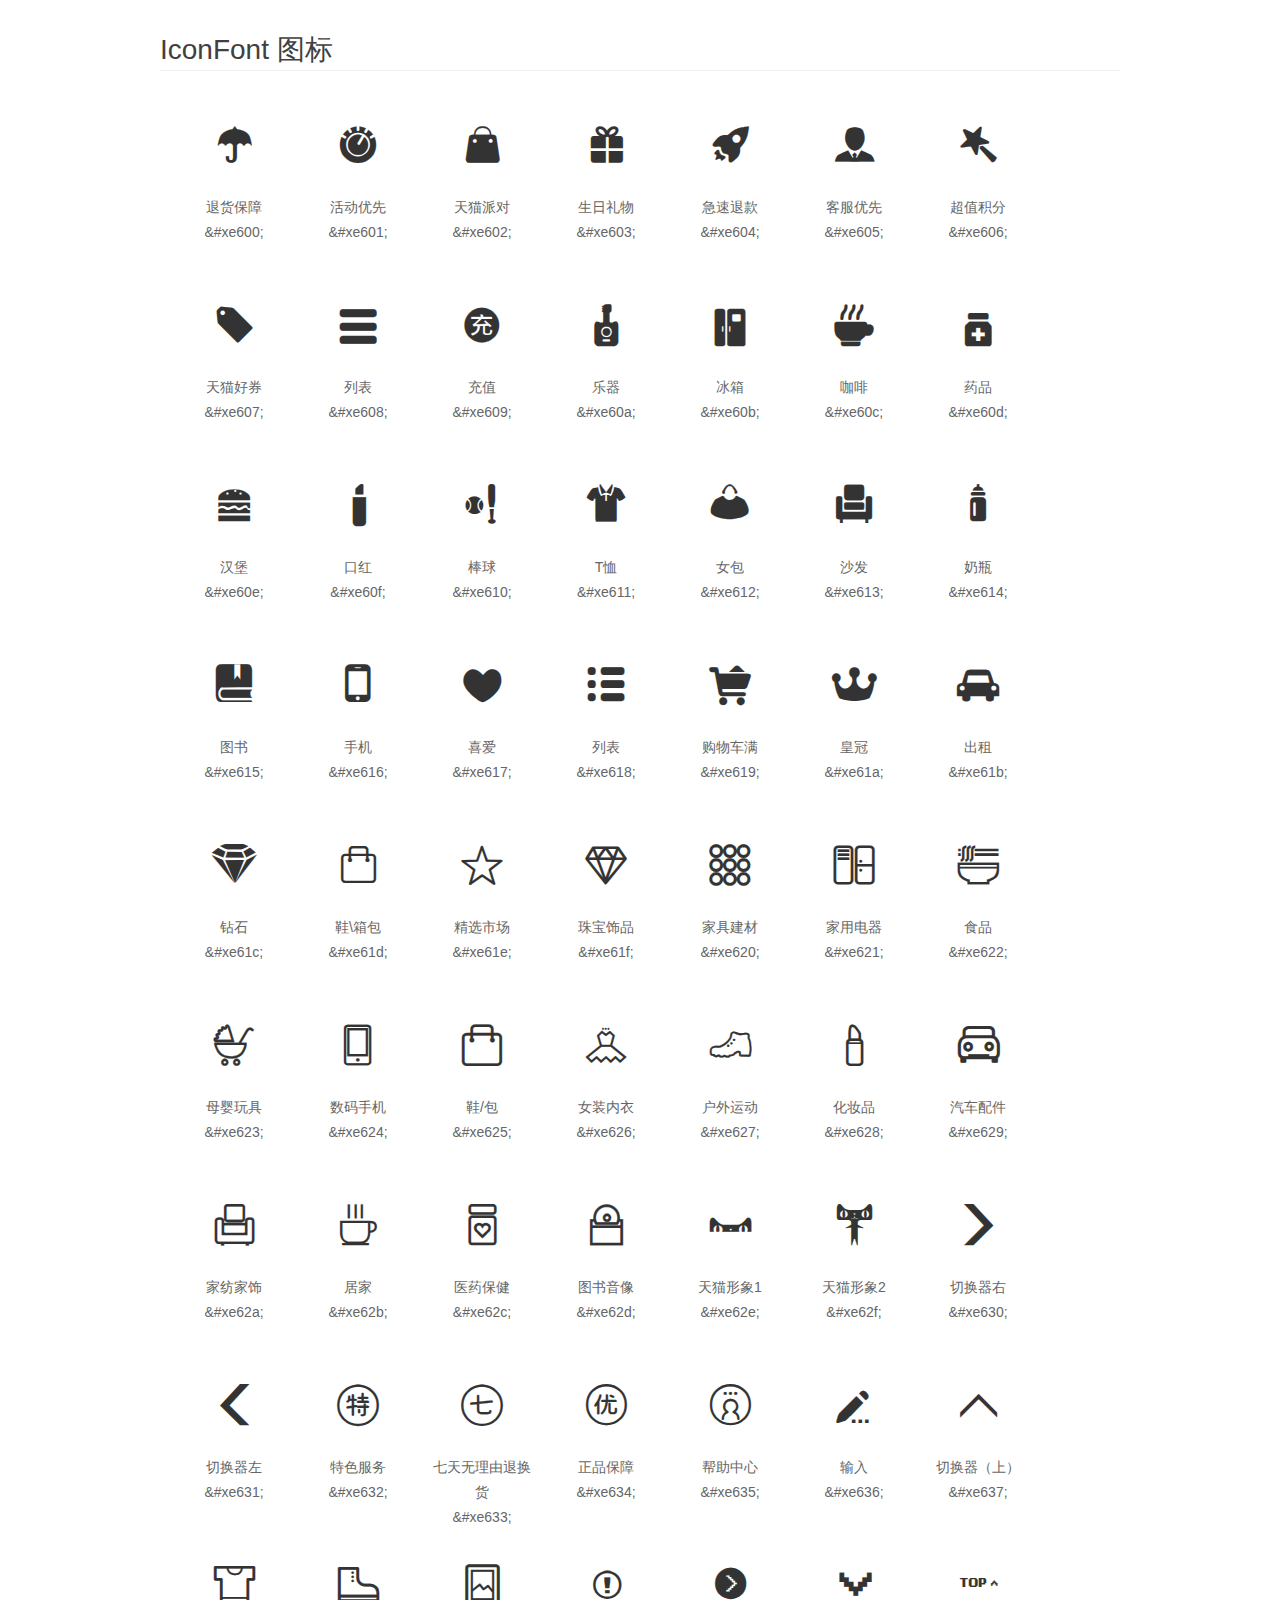
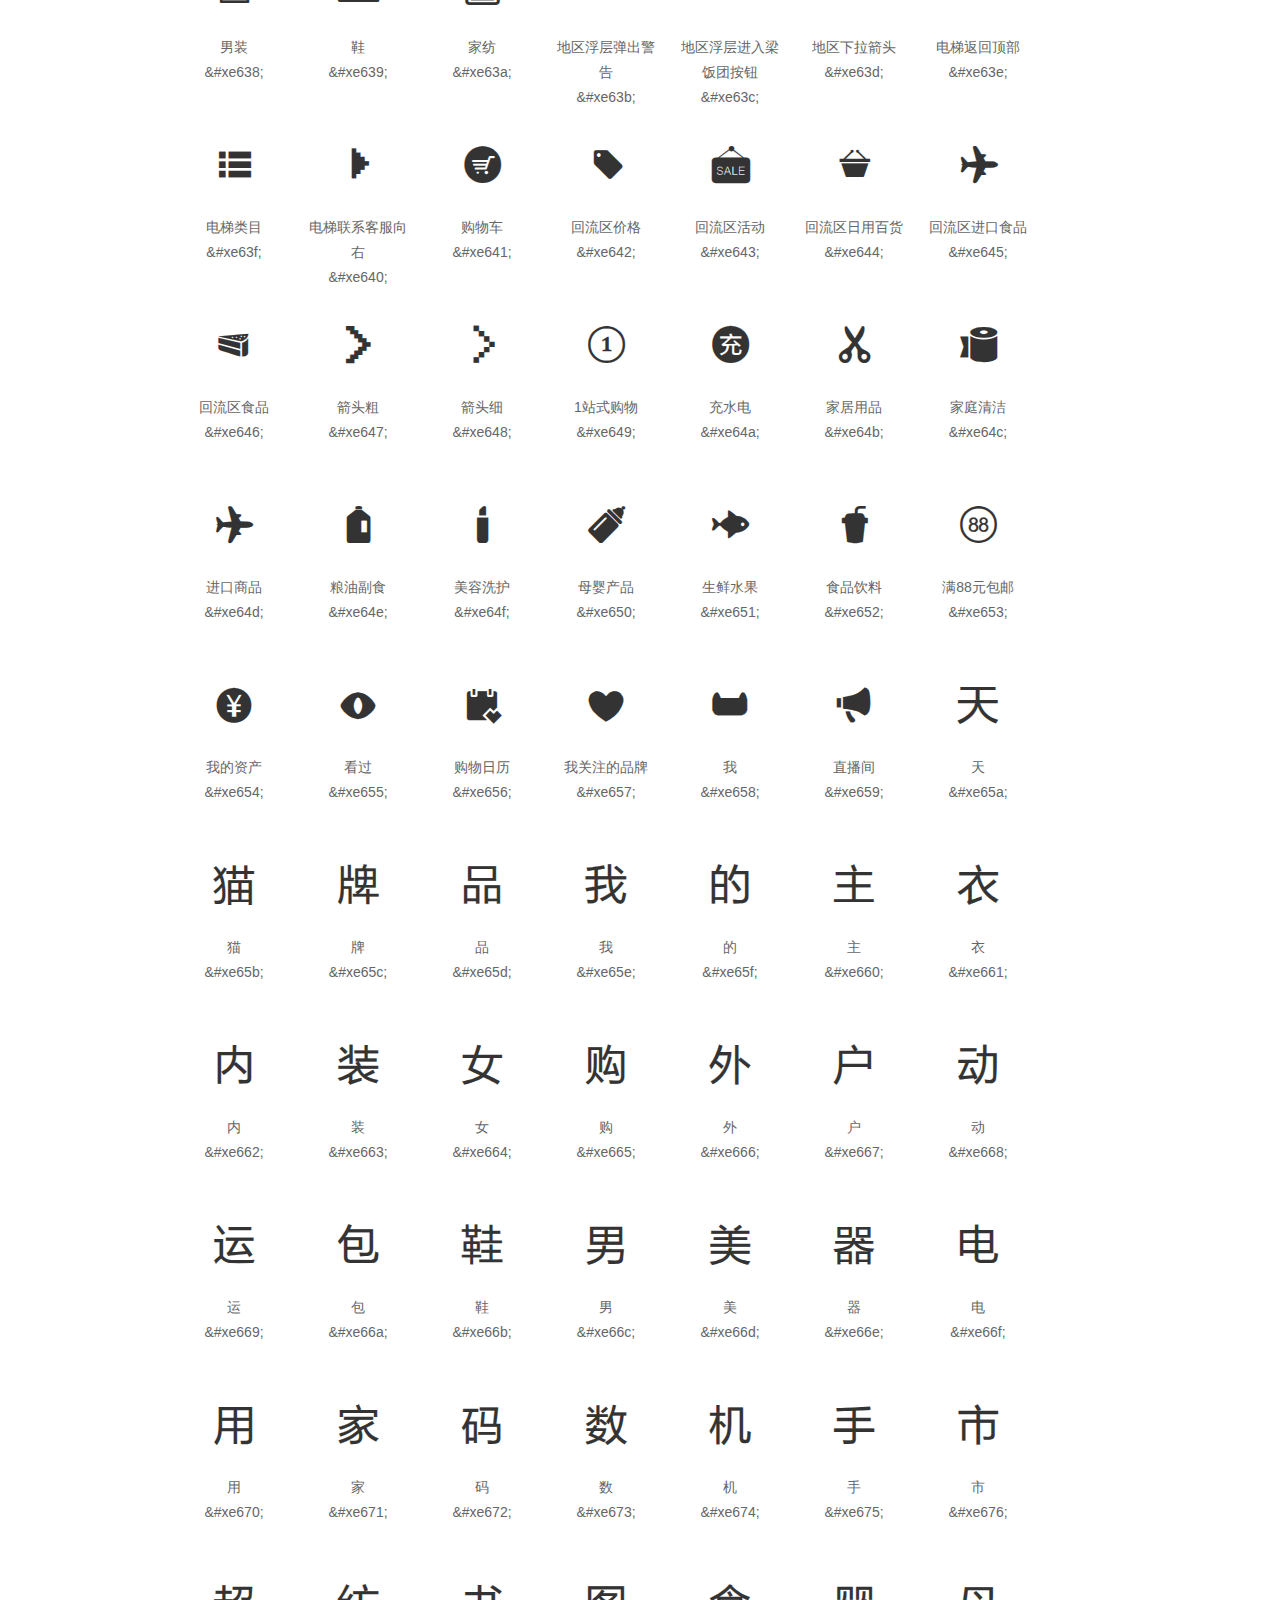
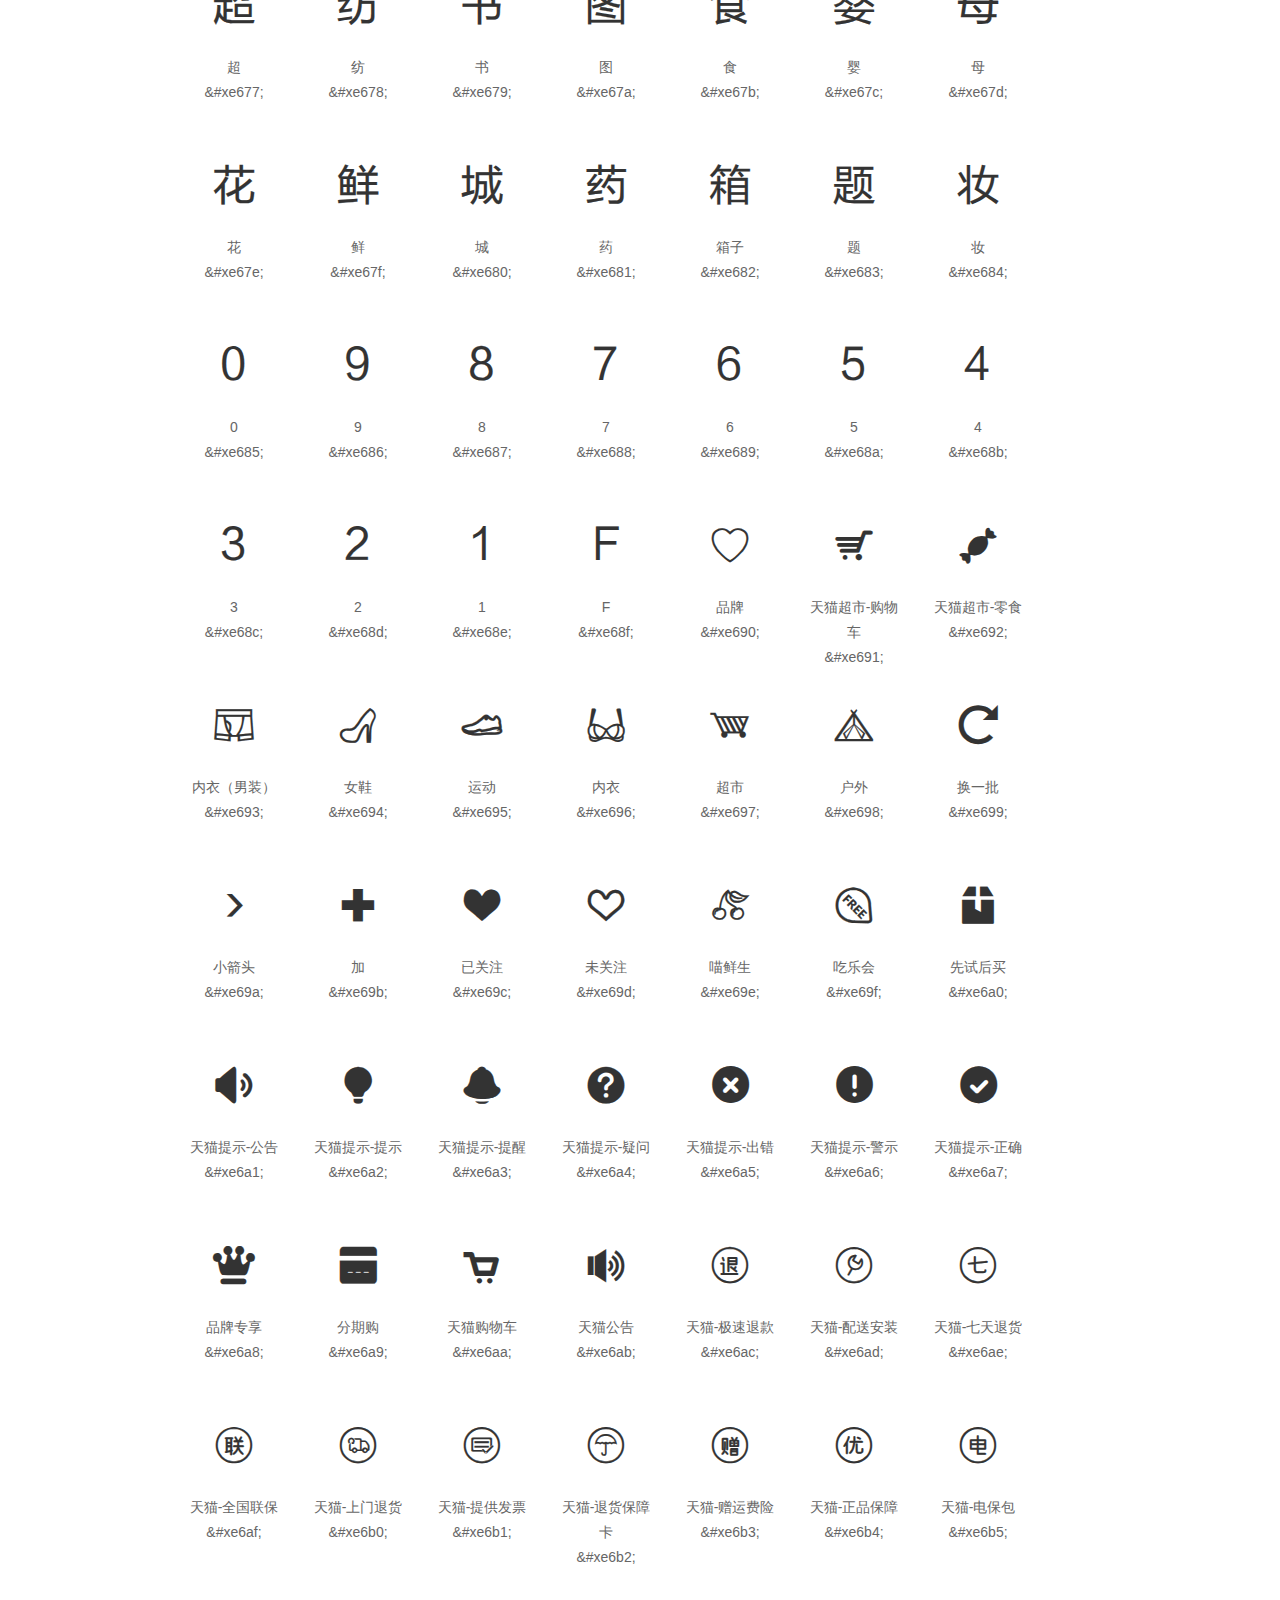
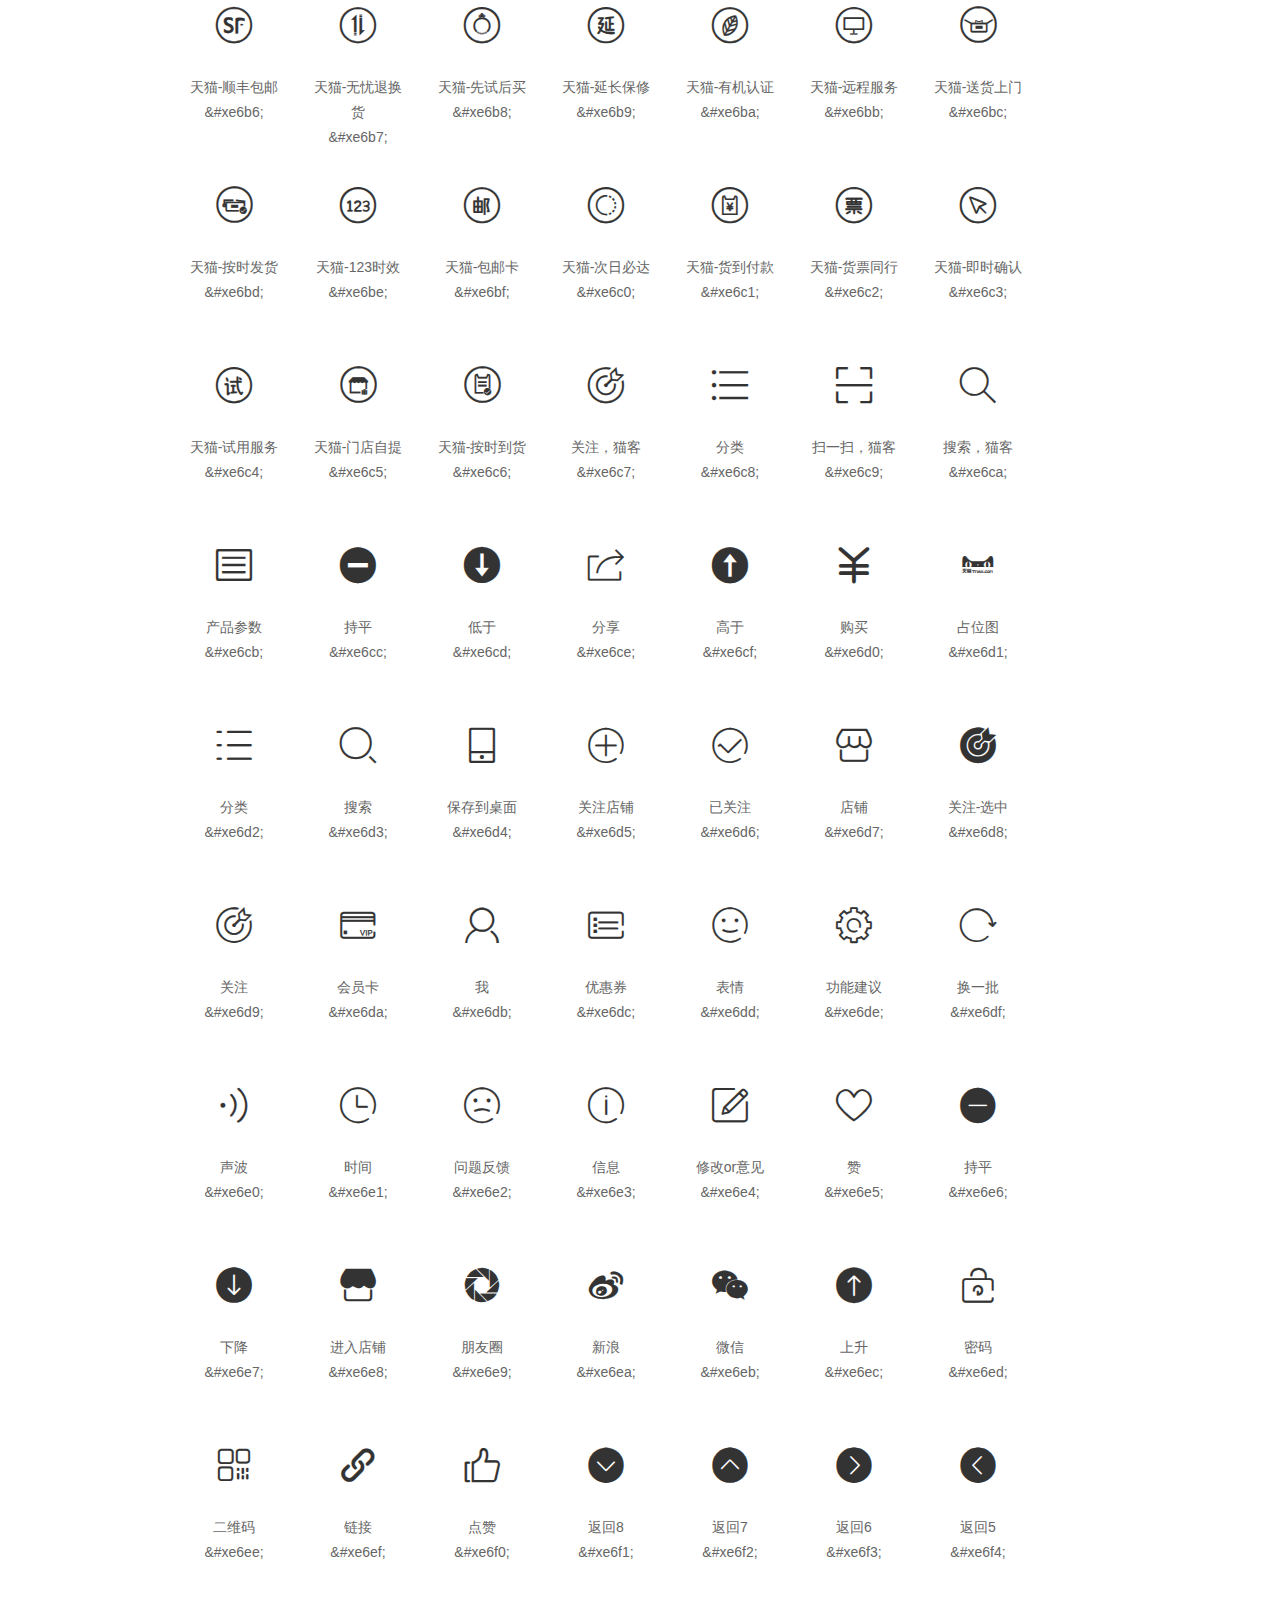
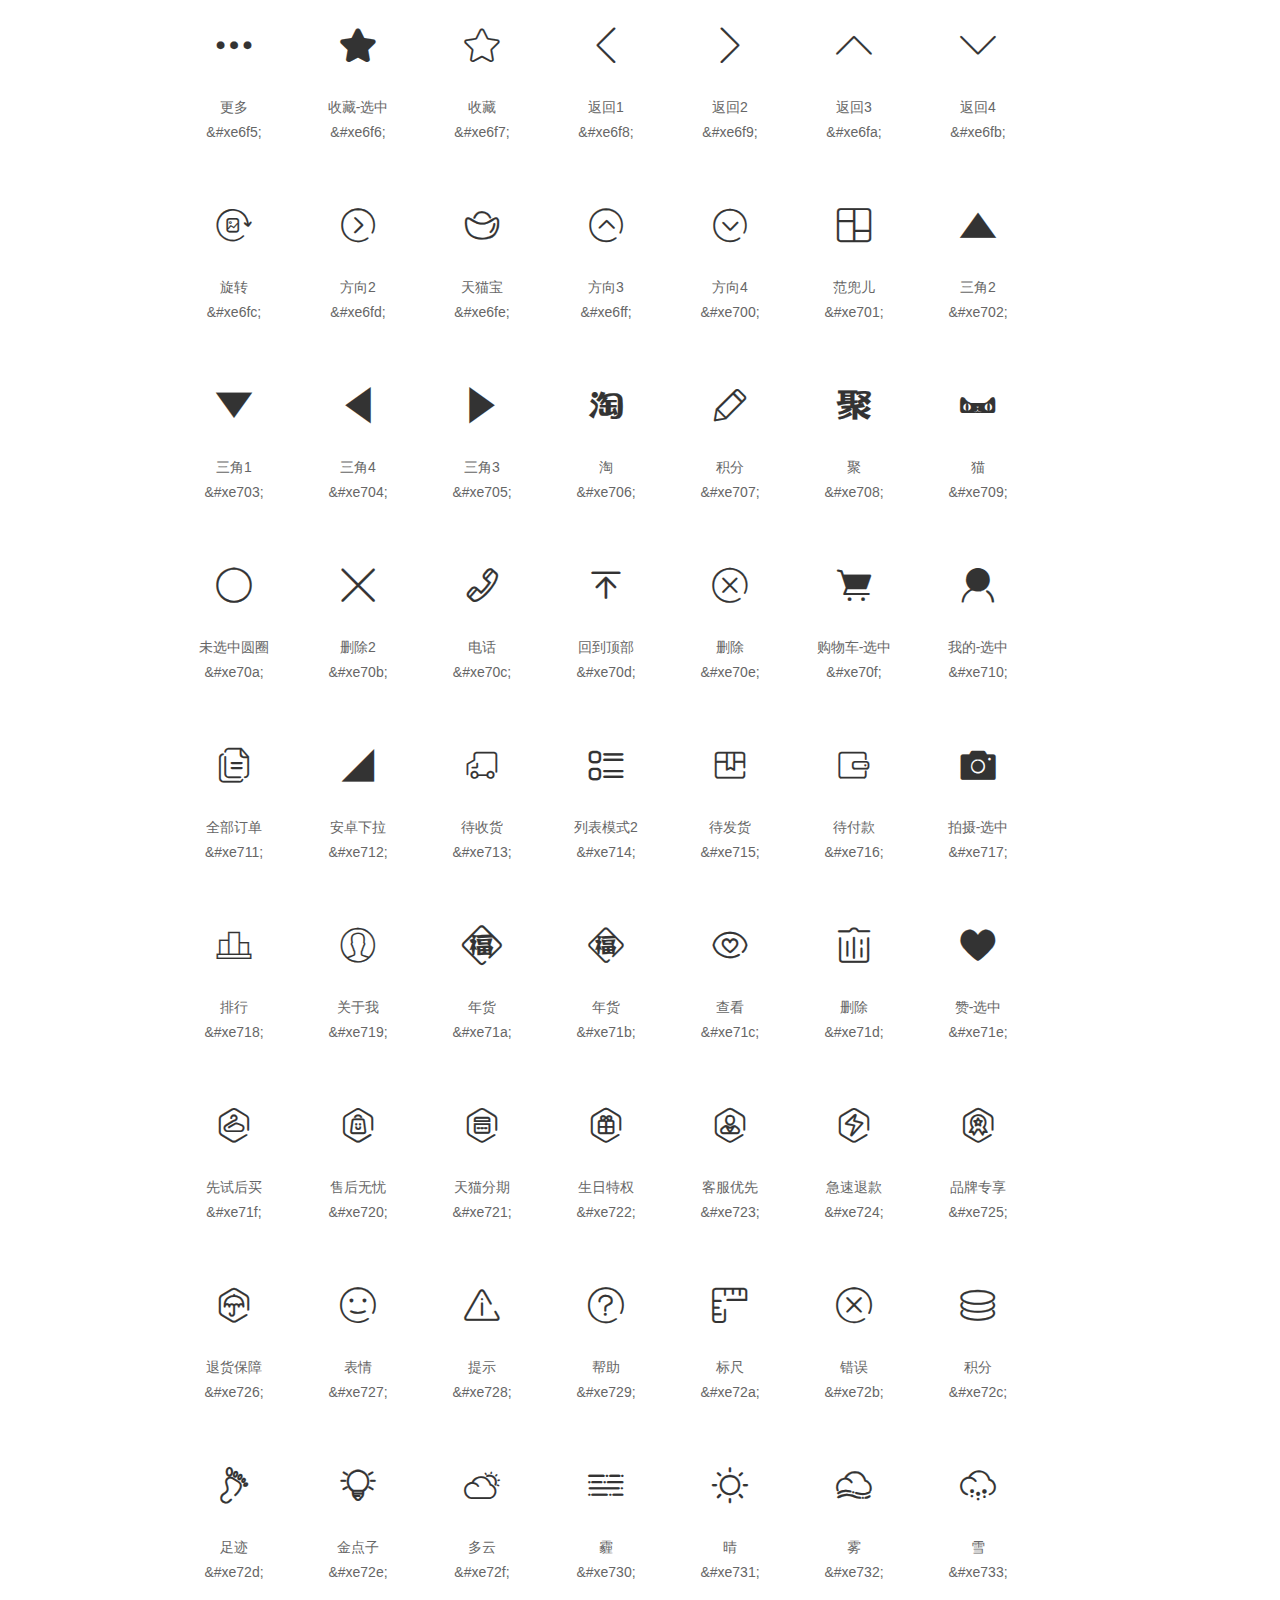
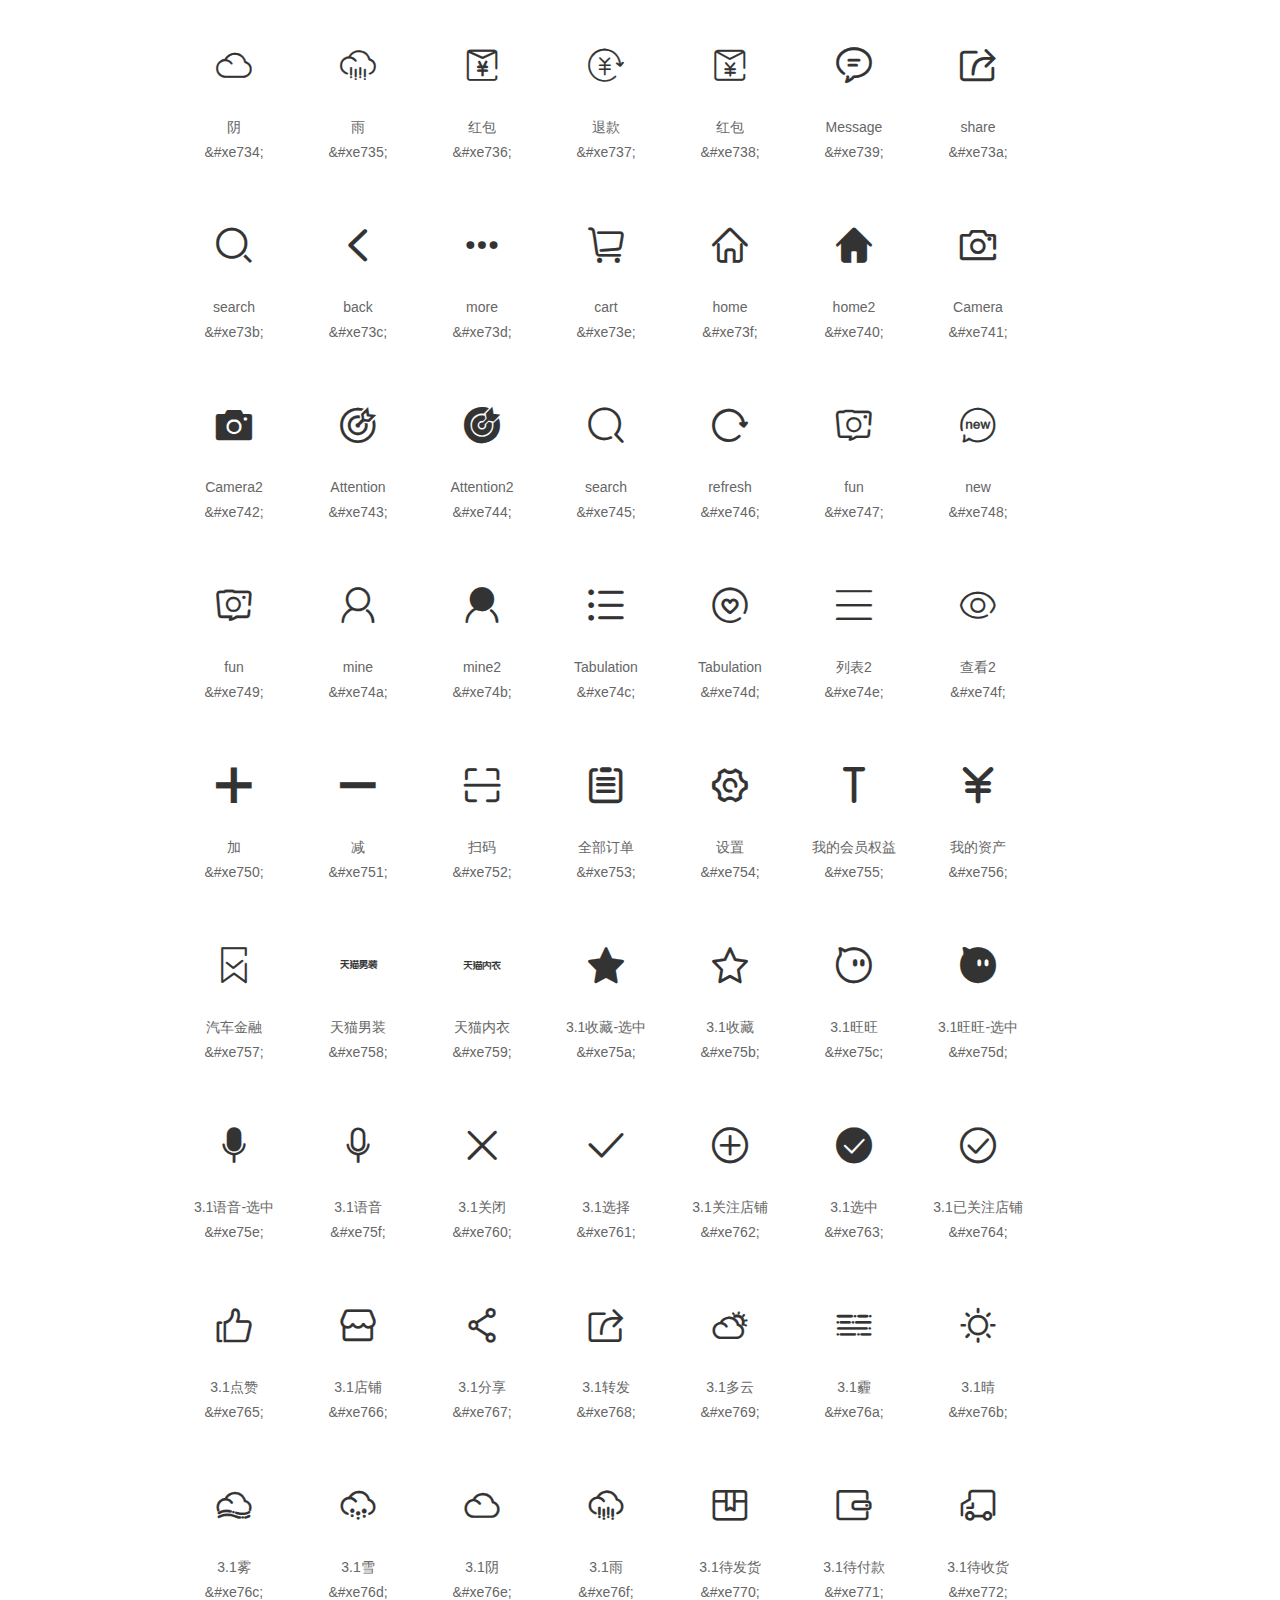
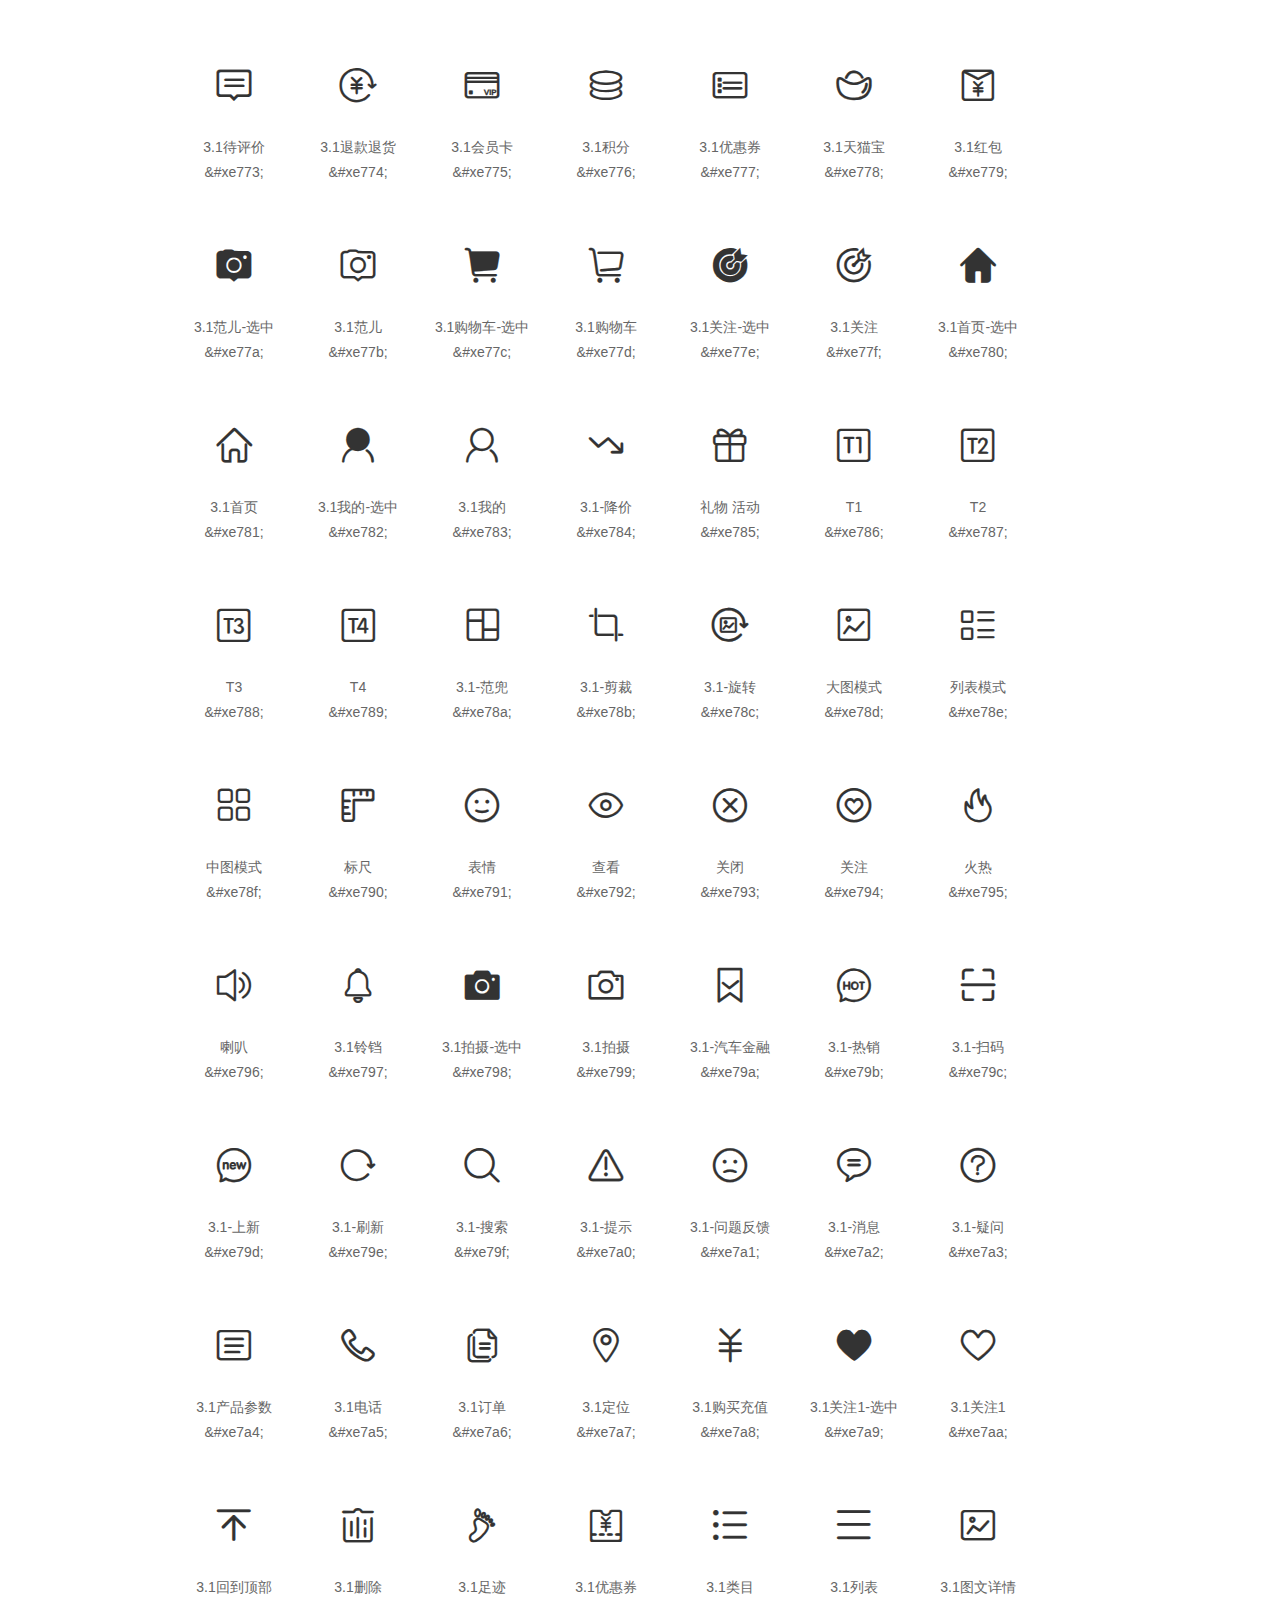
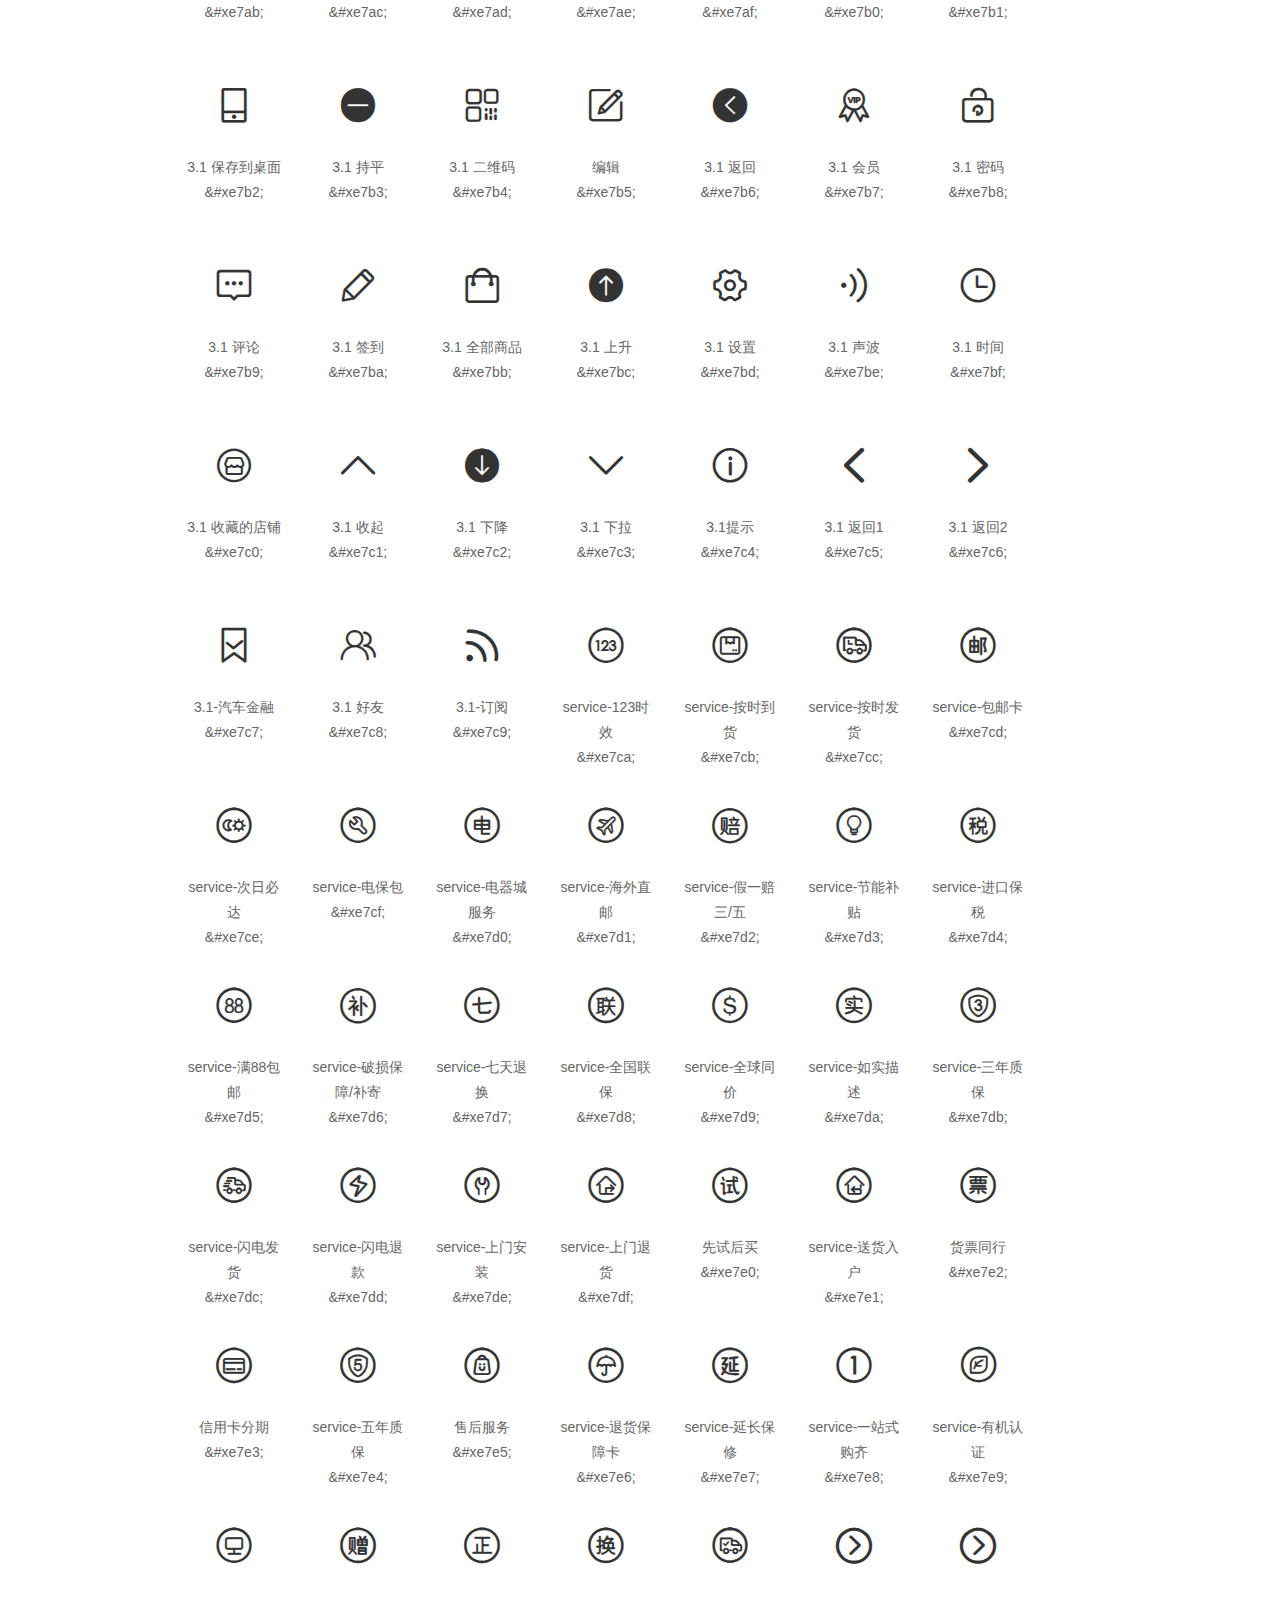
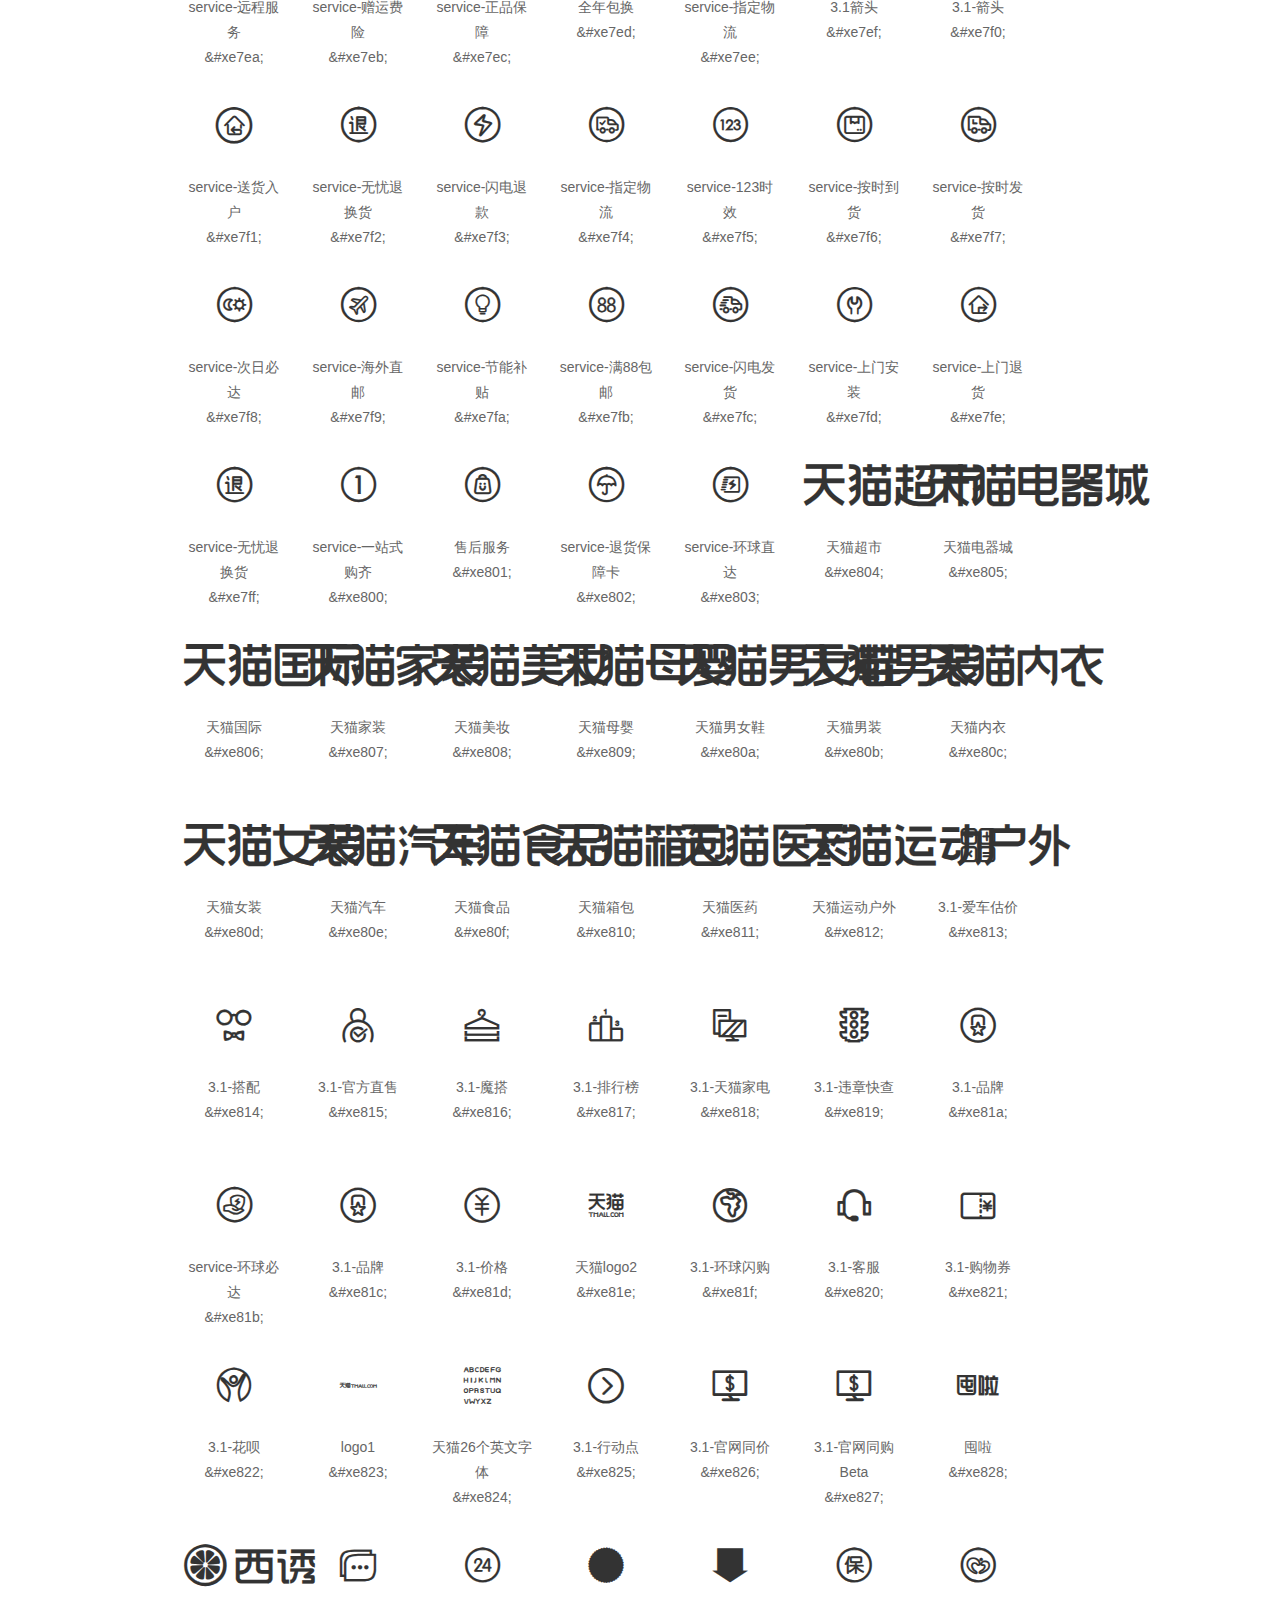
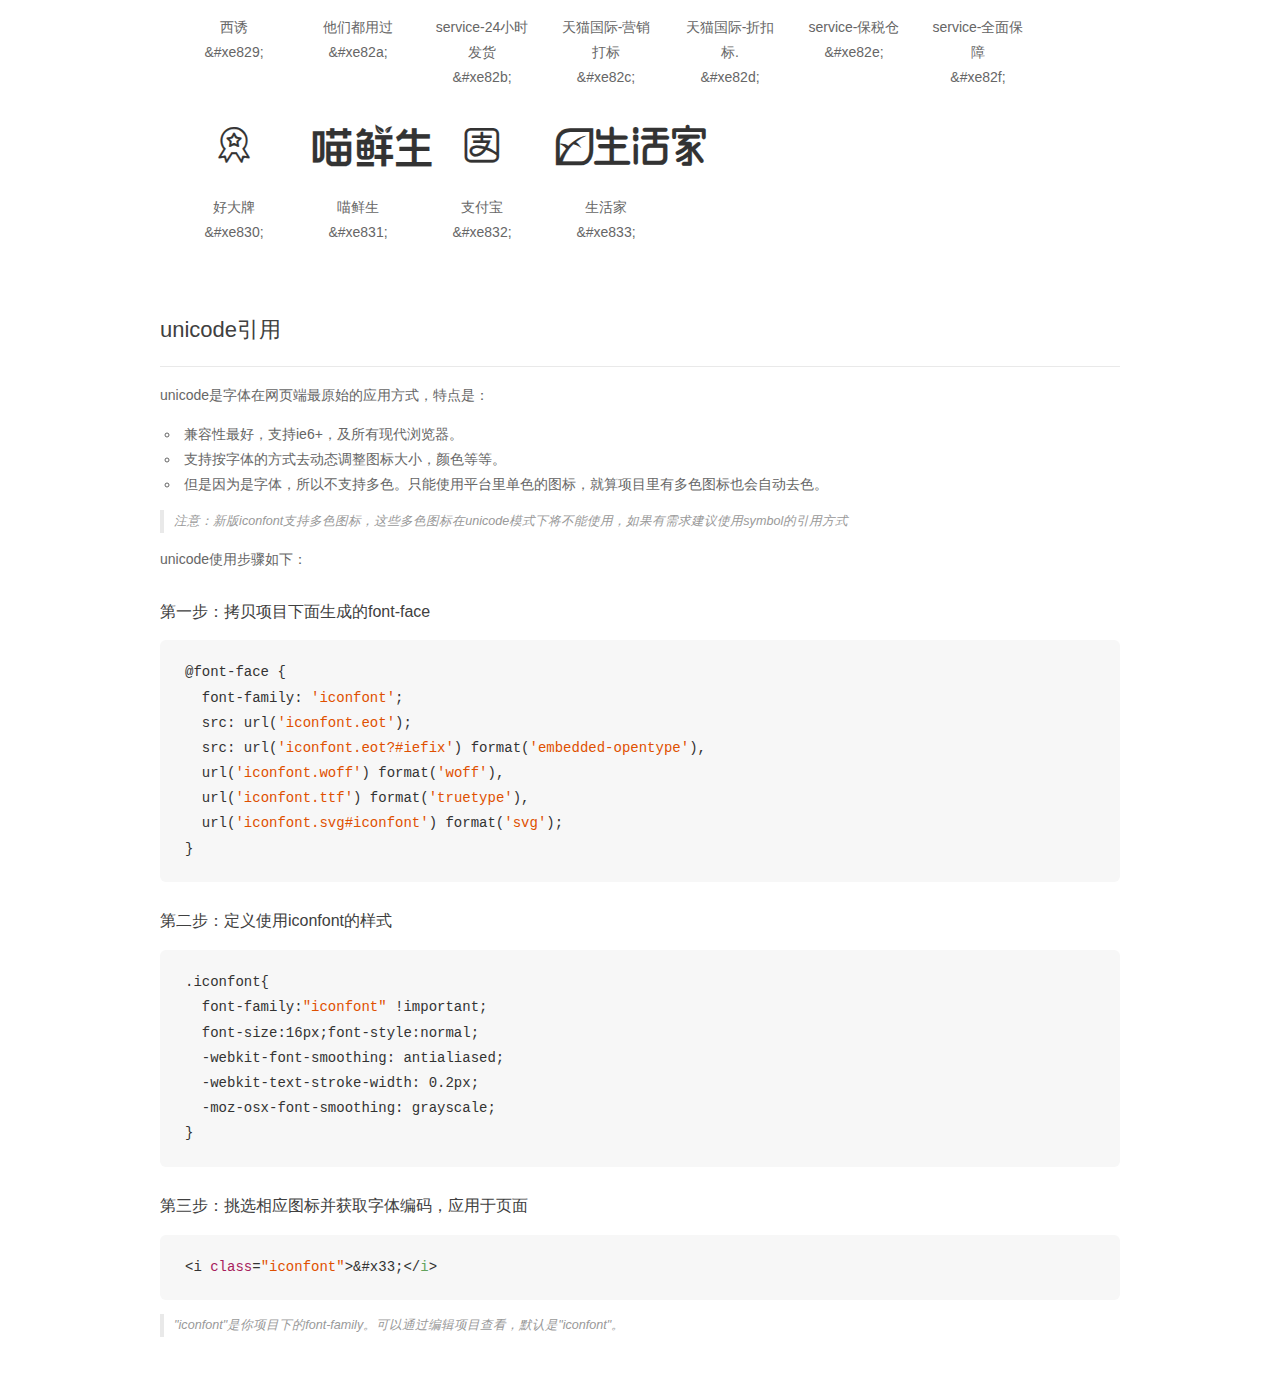
<file: 天猫 PC/iconfont1/demo_unicode.html>
<!DOCTYPE html>
<html>
<head>
    <meta charset="utf-8"/>
    <title>IconFont</title>
    <link rel="stylesheet" href="demo.css">

    <style type="text/css">

        @font-face {font-family: "iconfont";
          src: url('iconfont.eot'); /* IE9*/
          src: url('iconfont.eot#iefix') format('embedded-opentype'), /* IE6-IE8 */
          url('iconfont.woff') format('woff'), /* chrome, firefox */
          url('iconfont.ttf') format('truetype'), /* chrome, firefox, opera, Safari, Android, iOS 4.2+*/
          url('iconfont.svg#iconfont') format('svg'); /* iOS 4.1- */
        }

        .iconfont {
          font-family:"iconfont" !important;
          font-size:16px;
          font-style:normal;
          -webkit-font-smoothing: antialiased;
          -webkit-text-stroke-width: 0.2px;
          -moz-osx-font-smoothing: grayscale;
        }

    </style>
</head>
<body>
    <div class="main markdown">
        <h1>IconFont 图标</h1>
        <ul class="icon_lists clear">
            
                <li>
                <i class="icon iconfont">&#xe600;</i>
                    <div class="name">退货保障</div>
                    <div class="code">&amp;#xe600;</div>
                </li>
            
                <li>
                <i class="icon iconfont">&#xe601;</i>
                    <div class="name">活动优先</div>
                    <div class="code">&amp;#xe601;</div>
                </li>
            
                <li>
                <i class="icon iconfont">&#xe602;</i>
                    <div class="name">天猫派对</div>
                    <div class="code">&amp;#xe602;</div>
                </li>
            
                <li>
                <i class="icon iconfont">&#xe603;</i>
                    <div class="name">生日礼物</div>
                    <div class="code">&amp;#xe603;</div>
                </li>
            
                <li>
                <i class="icon iconfont">&#xe604;</i>
                    <div class="name">急速退款</div>
                    <div class="code">&amp;#xe604;</div>
                </li>
            
                <li>
                <i class="icon iconfont">&#xe605;</i>
                    <div class="name">客服优先</div>
                    <div class="code">&amp;#xe605;</div>
                </li>
            
                <li>
                <i class="icon iconfont">&#xe606;</i>
                    <div class="name">超值积分</div>
                    <div class="code">&amp;#xe606;</div>
                </li>
            
                <li>
                <i class="icon iconfont">&#xe607;</i>
                    <div class="name">天猫好券</div>
                    <div class="code">&amp;#xe607;</div>
                </li>
            
                <li>
                <i class="icon iconfont">&#xe608;</i>
                    <div class="name">列表</div>
                    <div class="code">&amp;#xe608;</div>
                </li>
            
                <li>
                <i class="icon iconfont">&#xe609;</i>
                    <div class="name">充值</div>
                    <div class="code">&amp;#xe609;</div>
                </li>
            
                <li>
                <i class="icon iconfont">&#xe60a;</i>
                    <div class="name">乐器</div>
                    <div class="code">&amp;#xe60a;</div>
                </li>
            
                <li>
                <i class="icon iconfont">&#xe60b;</i>
                    <div class="name">冰箱</div>
                    <div class="code">&amp;#xe60b;</div>
                </li>
            
                <li>
                <i class="icon iconfont">&#xe60c;</i>
                    <div class="name">咖啡</div>
                    <div class="code">&amp;#xe60c;</div>
                </li>
            
                <li>
                <i class="icon iconfont">&#xe60d;</i>
                    <div class="name">药品</div>
                    <div class="code">&amp;#xe60d;</div>
                </li>
            
                <li>
                <i class="icon iconfont">&#xe60e;</i>
                    <div class="name">汉堡</div>
                    <div class="code">&amp;#xe60e;</div>
                </li>
            
                <li>
                <i class="icon iconfont">&#xe60f;</i>
                    <div class="name">口红</div>
                    <div class="code">&amp;#xe60f;</div>
                </li>
            
                <li>
                <i class="icon iconfont">&#xe610;</i>
                    <div class="name">棒球</div>
                    <div class="code">&amp;#xe610;</div>
                </li>
            
                <li>
                <i class="icon iconfont">&#xe611;</i>
                    <div class="name">T恤</div>
                    <div class="code">&amp;#xe611;</div>
                </li>
            
                <li>
                <i class="icon iconfont">&#xe612;</i>
                    <div class="name">女包</div>
                    <div class="code">&amp;#xe612;</div>
                </li>
            
                <li>
                <i class="icon iconfont">&#xe613;</i>
                    <div class="name">沙发</div>
                    <div class="code">&amp;#xe613;</div>
                </li>
            
                <li>
                <i class="icon iconfont">&#xe614;</i>
                    <div class="name">奶瓶</div>
                    <div class="code">&amp;#xe614;</div>
                </li>
            
                <li>
                <i class="icon iconfont">&#xe615;</i>
                    <div class="name">图书</div>
                    <div class="code">&amp;#xe615;</div>
                </li>
            
                <li>
                <i class="icon iconfont">&#xe616;</i>
                    <div class="name">手机</div>
                    <div class="code">&amp;#xe616;</div>
                </li>
            
                <li>
                <i class="icon iconfont">&#xe617;</i>
                    <div class="name">喜爱</div>
                    <div class="code">&amp;#xe617;</div>
                </li>
            
                <li>
                <i class="icon iconfont">&#xe618;</i>
                    <div class="name">列表</div>
                    <div class="code">&amp;#xe618;</div>
                </li>
            
                <li>
                <i class="icon iconfont">&#xe619;</i>
                    <div class="name">购物车满</div>
                    <div class="code">&amp;#xe619;</div>
                </li>
            
                <li>
                <i class="icon iconfont">&#xe61a;</i>
                    <div class="name">皇冠</div>
                    <div class="code">&amp;#xe61a;</div>
                </li>
            
                <li>
                <i class="icon iconfont">&#xe61b;</i>
                    <div class="name">出租</div>
                    <div class="code">&amp;#xe61b;</div>
                </li>
            
                <li>
                <i class="icon iconfont">&#xe61c;</i>
                    <div class="name">钻石</div>
                    <div class="code">&amp;#xe61c;</div>
                </li>
            
                <li>
                <i class="icon iconfont">&#xe61d;</i>
                    <div class="name">鞋\箱包</div>
                    <div class="code">&amp;#xe61d;</div>
                </li>
            
                <li>
                <i class="icon iconfont">&#xe61e;</i>
                    <div class="name">精选市场</div>
                    <div class="code">&amp;#xe61e;</div>
                </li>
            
                <li>
                <i class="icon iconfont">&#xe61f;</i>
                    <div class="name">珠宝饰品</div>
                    <div class="code">&amp;#xe61f;</div>
                </li>
            
                <li>
                <i class="icon iconfont">&#xe620;</i>
                    <div class="name">家具建材</div>
                    <div class="code">&amp;#xe620;</div>
                </li>
            
                <li>
                <i class="icon iconfont">&#xe621;</i>
                    <div class="name">家用电器</div>
                    <div class="code">&amp;#xe621;</div>
                </li>
            
                <li>
                <i class="icon iconfont">&#xe622;</i>
                    <div class="name">食品</div>
                    <div class="code">&amp;#xe622;</div>
                </li>
            
                <li>
                <i class="icon iconfont">&#xe623;</i>
                    <div class="name">母婴玩具</div>
                    <div class="code">&amp;#xe623;</div>
                </li>
            
                <li>
                <i class="icon iconfont">&#xe624;</i>
                    <div class="name">数码手机</div>
                    <div class="code">&amp;#xe624;</div>
                </li>
            
                <li>
                <i class="icon iconfont">&#xe625;</i>
                    <div class="name">鞋/包</div>
                    <div class="code">&amp;#xe625;</div>
                </li>
            
                <li>
                <i class="icon iconfont">&#xe626;</i>
                    <div class="name">女装内衣</div>
                    <div class="code">&amp;#xe626;</div>
                </li>
            
                <li>
                <i class="icon iconfont">&#xe627;</i>
                    <div class="name">户外运动</div>
                    <div class="code">&amp;#xe627;</div>
                </li>
            
                <li>
                <i class="icon iconfont">&#xe628;</i>
                    <div class="name">化妆品</div>
                    <div class="code">&amp;#xe628;</div>
                </li>
            
                <li>
                <i class="icon iconfont">&#xe629;</i>
                    <div class="name">汽车配件</div>
                    <div class="code">&amp;#xe629;</div>
                </li>
            
                <li>
                <i class="icon iconfont">&#xe62a;</i>
                    <div class="name">家纺家饰</div>
                    <div class="code">&amp;#xe62a;</div>
                </li>
            
                <li>
                <i class="icon iconfont">&#xe62b;</i>
                    <div class="name">居家</div>
                    <div class="code">&amp;#xe62b;</div>
                </li>
            
                <li>
                <i class="icon iconfont">&#xe62c;</i>
                    <div class="name">医药保健</div>
                    <div class="code">&amp;#xe62c;</div>
                </li>
            
                <li>
                <i class="icon iconfont">&#xe62d;</i>
                    <div class="name">图书音像</div>
                    <div class="code">&amp;#xe62d;</div>
                </li>
            
                <li>
                <i class="icon iconfont">&#xe62e;</i>
                    <div class="name">天猫形象1</div>
                    <div class="code">&amp;#xe62e;</div>
                </li>
            
                <li>
                <i class="icon iconfont">&#xe62f;</i>
                    <div class="name">天猫形象2</div>
                    <div class="code">&amp;#xe62f;</div>
                </li>
            
                <li>
                <i class="icon iconfont">&#xe630;</i>
                    <div class="name">切换器右</div>
                    <div class="code">&amp;#xe630;</div>
                </li>
            
                <li>
                <i class="icon iconfont">&#xe631;</i>
                    <div class="name">切换器左</div>
                    <div class="code">&amp;#xe631;</div>
                </li>
            
                <li>
                <i class="icon iconfont">&#xe632;</i>
                    <div class="name">特色服务</div>
                    <div class="code">&amp;#xe632;</div>
                </li>
            
                <li>
                <i class="icon iconfont">&#xe633;</i>
                    <div class="name">七天无理由退换货</div>
                    <div class="code">&amp;#xe633;</div>
                </li>
            
                <li>
                <i class="icon iconfont">&#xe634;</i>
                    <div class="name">正品保障</div>
                    <div class="code">&amp;#xe634;</div>
                </li>
            
                <li>
                <i class="icon iconfont">&#xe635;</i>
                    <div class="name">帮助中心</div>
                    <div class="code">&amp;#xe635;</div>
                </li>
            
                <li>
                <i class="icon iconfont">&#xe636;</i>
                    <div class="name">输入</div>
                    <div class="code">&amp;#xe636;</div>
                </li>
            
                <li>
                <i class="icon iconfont">&#xe637;</i>
                    <div class="name">切换器（上）</div>
                    <div class="code">&amp;#xe637;</div>
                </li>
            
                <li>
                <i class="icon iconfont">&#xe638;</i>
                    <div class="name">男装</div>
                    <div class="code">&amp;#xe638;</div>
                </li>
            
                <li>
                <i class="icon iconfont">&#xe639;</i>
                    <div class="name">鞋</div>
                    <div class="code">&amp;#xe639;</div>
                </li>
            
                <li>
                <i class="icon iconfont">&#xe63a;</i>
                    <div class="name">家纺</div>
                    <div class="code">&amp;#xe63a;</div>
                </li>
            
                <li>
                <i class="icon iconfont">&#xe63b;</i>
                    <div class="name">地区浮层弹出警告</div>
                    <div class="code">&amp;#xe63b;</div>
                </li>
            
                <li>
                <i class="icon iconfont">&#xe63c;</i>
                    <div class="name">地区浮层进入梁饭团按钮</div>
                    <div class="code">&amp;#xe63c;</div>
                </li>
            
                <li>
                <i class="icon iconfont">&#xe63d;</i>
                    <div class="name">地区下拉箭头</div>
                    <div class="code">&amp;#xe63d;</div>
                </li>
            
                <li>
                <i class="icon iconfont">&#xe63e;</i>
                    <div class="name">电梯返回顶部</div>
                    <div class="code">&amp;#xe63e;</div>
                </li>
            
                <li>
                <i class="icon iconfont">&#xe63f;</i>
                    <div class="name">电梯类目</div>
                    <div class="code">&amp;#xe63f;</div>
                </li>
            
                <li>
                <i class="icon iconfont">&#xe640;</i>
                    <div class="name">电梯联系客服向右</div>
                    <div class="code">&amp;#xe640;</div>
                </li>
            
                <li>
                <i class="icon iconfont">&#xe641;</i>
                    <div class="name">购物车</div>
                    <div class="code">&amp;#xe641;</div>
                </li>
            
                <li>
                <i class="icon iconfont">&#xe642;</i>
                    <div class="name">回流区价格</div>
                    <div class="code">&amp;#xe642;</div>
                </li>
            
                <li>
                <i class="icon iconfont">&#xe643;</i>
                    <div class="name">回流区活动</div>
                    <div class="code">&amp;#xe643;</div>
                </li>
            
                <li>
                <i class="icon iconfont">&#xe644;</i>
                    <div class="name">回流区日用百货</div>
                    <div class="code">&amp;#xe644;</div>
                </li>
            
                <li>
                <i class="icon iconfont">&#xe645;</i>
                    <div class="name">回流区进口食品</div>
                    <div class="code">&amp;#xe645;</div>
                </li>
            
                <li>
                <i class="icon iconfont">&#xe646;</i>
                    <div class="name">回流区食品</div>
                    <div class="code">&amp;#xe646;</div>
                </li>
            
                <li>
                <i class="icon iconfont">&#xe647;</i>
                    <div class="name">箭头粗</div>
                    <div class="code">&amp;#xe647;</div>
                </li>
            
                <li>
                <i class="icon iconfont">&#xe648;</i>
                    <div class="name">箭头细</div>
                    <div class="code">&amp;#xe648;</div>
                </li>
            
                <li>
                <i class="icon iconfont">&#xe649;</i>
                    <div class="name">1站式购物</div>
                    <div class="code">&amp;#xe649;</div>
                </li>
            
                <li>
                <i class="icon iconfont">&#xe64a;</i>
                    <div class="name">充水电</div>
                    <div class="code">&amp;#xe64a;</div>
                </li>
            
                <li>
                <i class="icon iconfont">&#xe64b;</i>
                    <div class="name">家居用品</div>
                    <div class="code">&amp;#xe64b;</div>
                </li>
            
                <li>
                <i class="icon iconfont">&#xe64c;</i>
                    <div class="name">家庭清洁</div>
                    <div class="code">&amp;#xe64c;</div>
                </li>
            
                <li>
                <i class="icon iconfont">&#xe64d;</i>
                    <div class="name">进口商品</div>
                    <div class="code">&amp;#xe64d;</div>
                </li>
            
                <li>
                <i class="icon iconfont">&#xe64e;</i>
                    <div class="name">粮油副食</div>
                    <div class="code">&amp;#xe64e;</div>
                </li>
            
                <li>
                <i class="icon iconfont">&#xe64f;</i>
                    <div class="name">美容洗护</div>
                    <div class="code">&amp;#xe64f;</div>
                </li>
            
                <li>
                <i class="icon iconfont">&#xe650;</i>
                    <div class="name">母婴产品</div>
                    <div class="code">&amp;#xe650;</div>
                </li>
            
                <li>
                <i class="icon iconfont">&#xe651;</i>
                    <div class="name">生鲜水果</div>
                    <div class="code">&amp;#xe651;</div>
                </li>
            
                <li>
                <i class="icon iconfont">&#xe652;</i>
                    <div class="name">食品饮料</div>
                    <div class="code">&amp;#xe652;</div>
                </li>
            
                <li>
                <i class="icon iconfont">&#xe653;</i>
                    <div class="name">满88元包邮</div>
                    <div class="code">&amp;#xe653;</div>
                </li>
            
                <li>
                <i class="icon iconfont">&#xe654;</i>
                    <div class="name">我的资产</div>
                    <div class="code">&amp;#xe654;</div>
                </li>
            
                <li>
                <i class="icon iconfont">&#xe655;</i>
                    <div class="name">看过</div>
                    <div class="code">&amp;#xe655;</div>
                </li>
            
                <li>
                <i class="icon iconfont">&#xe656;</i>
                    <div class="name">购物日历</div>
                    <div class="code">&amp;#xe656;</div>
                </li>
            
                <li>
                <i class="icon iconfont">&#xe657;</i>
                    <div class="name">我关注的品牌</div>
                    <div class="code">&amp;#xe657;</div>
                </li>
            
                <li>
                <i class="icon iconfont">&#xe658;</i>
                    <div class="name">我</div>
                    <div class="code">&amp;#xe658;</div>
                </li>
            
                <li>
                <i class="icon iconfont">&#xe659;</i>
                    <div class="name">直播间</div>
                    <div class="code">&amp;#xe659;</div>
                </li>
            
                <li>
                <i class="icon iconfont">&#xe65a;</i>
                    <div class="name">天</div>
                    <div class="code">&amp;#xe65a;</div>
                </li>
            
                <li>
                <i class="icon iconfont">&#xe65b;</i>
                    <div class="name">猫</div>
                    <div class="code">&amp;#xe65b;</div>
                </li>
            
                <li>
                <i class="icon iconfont">&#xe65c;</i>
                    <div class="name">牌</div>
                    <div class="code">&amp;#xe65c;</div>
                </li>
            
                <li>
                <i class="icon iconfont">&#xe65d;</i>
                    <div class="name">品</div>
                    <div class="code">&amp;#xe65d;</div>
                </li>
            
                <li>
                <i class="icon iconfont">&#xe65e;</i>
                    <div class="name">我</div>
                    <div class="code">&amp;#xe65e;</div>
                </li>
            
                <li>
                <i class="icon iconfont">&#xe65f;</i>
                    <div class="name">的</div>
                    <div class="code">&amp;#xe65f;</div>
                </li>
            
                <li>
                <i class="icon iconfont">&#xe660;</i>
                    <div class="name">主</div>
                    <div class="code">&amp;#xe660;</div>
                </li>
            
                <li>
                <i class="icon iconfont">&#xe661;</i>
                    <div class="name">衣</div>
                    <div class="code">&amp;#xe661;</div>
                </li>
            
                <li>
                <i class="icon iconfont">&#xe662;</i>
                    <div class="name">内</div>
                    <div class="code">&amp;#xe662;</div>
                </li>
            
                <li>
                <i class="icon iconfont">&#xe663;</i>
                    <div class="name">装</div>
                    <div class="code">&amp;#xe663;</div>
                </li>
            
                <li>
                <i class="icon iconfont">&#xe664;</i>
                    <div class="name">女</div>
                    <div class="code">&amp;#xe664;</div>
                </li>
            
                <li>
                <i class="icon iconfont">&#xe665;</i>
                    <div class="name">购</div>
                    <div class="code">&amp;#xe665;</div>
                </li>
            
                <li>
                <i class="icon iconfont">&#xe666;</i>
                    <div class="name">外</div>
                    <div class="code">&amp;#xe666;</div>
                </li>
            
                <li>
                <i class="icon iconfont">&#xe667;</i>
                    <div class="name">户</div>
                    <div class="code">&amp;#xe667;</div>
                </li>
            
                <li>
                <i class="icon iconfont">&#xe668;</i>
                    <div class="name">动</div>
                    <div class="code">&amp;#xe668;</div>
                </li>
            
                <li>
                <i class="icon iconfont">&#xe669;</i>
                    <div class="name">运</div>
                    <div class="code">&amp;#xe669;</div>
                </li>
            
                <li>
                <i class="icon iconfont">&#xe66a;</i>
                    <div class="name">包</div>
                    <div class="code">&amp;#xe66a;</div>
                </li>
            
                <li>
                <i class="icon iconfont">&#xe66b;</i>
                    <div class="name">鞋</div>
                    <div class="code">&amp;#xe66b;</div>
                </li>
            
                <li>
                <i class="icon iconfont">&#xe66c;</i>
                    <div class="name">男</div>
                    <div class="code">&amp;#xe66c;</div>
                </li>
            
                <li>
                <i class="icon iconfont">&#xe66d;</i>
                    <div class="name">美</div>
                    <div class="code">&amp;#xe66d;</div>
                </li>
            
                <li>
                <i class="icon iconfont">&#xe66e;</i>
                    <div class="name">器</div>
                    <div class="code">&amp;#xe66e;</div>
                </li>
            
                <li>
                <i class="icon iconfont">&#xe66f;</i>
                    <div class="name">电</div>
                    <div class="code">&amp;#xe66f;</div>
                </li>
            
                <li>
                <i class="icon iconfont">&#xe670;</i>
                    <div class="name">用</div>
                    <div class="code">&amp;#xe670;</div>
                </li>
            
                <li>
                <i class="icon iconfont">&#xe671;</i>
                    <div class="name">家</div>
                    <div class="code">&amp;#xe671;</div>
                </li>
            
                <li>
                <i class="icon iconfont">&#xe672;</i>
                    <div class="name">码</div>
                    <div class="code">&amp;#xe672;</div>
                </li>
            
                <li>
                <i class="icon iconfont">&#xe673;</i>
                    <div class="name">数</div>
                    <div class="code">&amp;#xe673;</div>
                </li>
            
                <li>
                <i class="icon iconfont">&#xe674;</i>
                    <div class="name">机</div>
                    <div class="code">&amp;#xe674;</div>
                </li>
            
                <li>
                <i class="icon iconfont">&#xe675;</i>
                    <div class="name">手</div>
                    <div class="code">&amp;#xe675;</div>
                </li>
            
                <li>
                <i class="icon iconfont">&#xe676;</i>
                    <div class="name">市</div>
                    <div class="code">&amp;#xe676;</div>
                </li>
            
                <li>
                <i class="icon iconfont">&#xe677;</i>
                    <div class="name">超</div>
                    <div class="code">&amp;#xe677;</div>
                </li>
            
                <li>
                <i class="icon iconfont">&#xe678;</i>
                    <div class="name">纺</div>
                    <div class="code">&amp;#xe678;</div>
                </li>
            
                <li>
                <i class="icon iconfont">&#xe679;</i>
                    <div class="name">书</div>
                    <div class="code">&amp;#xe679;</div>
                </li>
            
                <li>
                <i class="icon iconfont">&#xe67a;</i>
                    <div class="name">图</div>
                    <div class="code">&amp;#xe67a;</div>
                </li>
            
                <li>
                <i class="icon iconfont">&#xe67b;</i>
                    <div class="name">食</div>
                    <div class="code">&amp;#xe67b;</div>
                </li>
            
                <li>
                <i class="icon iconfont">&#xe67c;</i>
                    <div class="name">婴</div>
                    <div class="code">&amp;#xe67c;</div>
                </li>
            
                <li>
                <i class="icon iconfont">&#xe67d;</i>
                    <div class="name">母</div>
                    <div class="code">&amp;#xe67d;</div>
                </li>
            
                <li>
                <i class="icon iconfont">&#xe67e;</i>
                    <div class="name">花</div>
                    <div class="code">&amp;#xe67e;</div>
                </li>
            
                <li>
                <i class="icon iconfont">&#xe67f;</i>
                    <div class="name">鲜</div>
                    <div class="code">&amp;#xe67f;</div>
                </li>
            
                <li>
                <i class="icon iconfont">&#xe680;</i>
                    <div class="name">城</div>
                    <div class="code">&amp;#xe680;</div>
                </li>
            
                <li>
                <i class="icon iconfont">&#xe681;</i>
                    <div class="name">药</div>
                    <div class="code">&amp;#xe681;</div>
                </li>
            
                <li>
                <i class="icon iconfont">&#xe682;</i>
                    <div class="name">箱子</div>
                    <div class="code">&amp;#xe682;</div>
                </li>
            
                <li>
                <i class="icon iconfont">&#xe683;</i>
                    <div class="name">题</div>
                    <div class="code">&amp;#xe683;</div>
                </li>
            
                <li>
                <i class="icon iconfont">&#xe684;</i>
                    <div class="name">妆</div>
                    <div class="code">&amp;#xe684;</div>
                </li>
            
                <li>
                <i class="icon iconfont">&#xe685;</i>
                    <div class="name">0</div>
                    <div class="code">&amp;#xe685;</div>
                </li>
            
                <li>
                <i class="icon iconfont">&#xe686;</i>
                    <div class="name">9</div>
                    <div class="code">&amp;#xe686;</div>
                </li>
            
                <li>
                <i class="icon iconfont">&#xe687;</i>
                    <div class="name">8</div>
                    <div class="code">&amp;#xe687;</div>
                </li>
            
                <li>
                <i class="icon iconfont">&#xe688;</i>
                    <div class="name">7</div>
                    <div class="code">&amp;#xe688;</div>
                </li>
            
                <li>
                <i class="icon iconfont">&#xe689;</i>
                    <div class="name">6</div>
                    <div class="code">&amp;#xe689;</div>
                </li>
            
                <li>
                <i class="icon iconfont">&#xe68a;</i>
                    <div class="name">5</div>
                    <div class="code">&amp;#xe68a;</div>
                </li>
            
                <li>
                <i class="icon iconfont">&#xe68b;</i>
                    <div class="name">4</div>
                    <div class="code">&amp;#xe68b;</div>
                </li>
            
                <li>
                <i class="icon iconfont">&#xe68c;</i>
                    <div class="name">3</div>
                    <div class="code">&amp;#xe68c;</div>
                </li>
            
                <li>
                <i class="icon iconfont">&#xe68d;</i>
                    <div class="name">2</div>
                    <div class="code">&amp;#xe68d;</div>
                </li>
            
                <li>
                <i class="icon iconfont">&#xe68e;</i>
                    <div class="name">1</div>
                    <div class="code">&amp;#xe68e;</div>
                </li>
            
                <li>
                <i class="icon iconfont">&#xe68f;</i>
                    <div class="name">F</div>
                    <div class="code">&amp;#xe68f;</div>
                </li>
            
                <li>
                <i class="icon iconfont">&#xe690;</i>
                    <div class="name">品牌</div>
                    <div class="code">&amp;#xe690;</div>
                </li>
            
                <li>
                <i class="icon iconfont">&#xe691;</i>
                    <div class="name">天猫超市-购物车</div>
                    <div class="code">&amp;#xe691;</div>
                </li>
            
                <li>
                <i class="icon iconfont">&#xe692;</i>
                    <div class="name">天猫超市-零食</div>
                    <div class="code">&amp;#xe692;</div>
                </li>
            
                <li>
                <i class="icon iconfont">&#xe693;</i>
                    <div class="name">内衣（男装）</div>
                    <div class="code">&amp;#xe693;</div>
                </li>
            
                <li>
                <i class="icon iconfont">&#xe694;</i>
                    <div class="name">女鞋</div>
                    <div class="code">&amp;#xe694;</div>
                </li>
            
                <li>
                <i class="icon iconfont">&#xe695;</i>
                    <div class="name">运动</div>
                    <div class="code">&amp;#xe695;</div>
                </li>
            
                <li>
                <i class="icon iconfont">&#xe696;</i>
                    <div class="name">内衣</div>
                    <div class="code">&amp;#xe696;</div>
                </li>
            
                <li>
                <i class="icon iconfont">&#xe697;</i>
                    <div class="name">超市</div>
                    <div class="code">&amp;#xe697;</div>
                </li>
            
                <li>
                <i class="icon iconfont">&#xe698;</i>
                    <div class="name">户外</div>
                    <div class="code">&amp;#xe698;</div>
                </li>
            
                <li>
                <i class="icon iconfont">&#xe699;</i>
                    <div class="name">换一批</div>
                    <div class="code">&amp;#xe699;</div>
                </li>
            
                <li>
                <i class="icon iconfont">&#xe69a;</i>
                    <div class="name">小箭头</div>
                    <div class="code">&amp;#xe69a;</div>
                </li>
            
                <li>
                <i class="icon iconfont">&#xe69b;</i>
                    <div class="name">加</div>
                    <div class="code">&amp;#xe69b;</div>
                </li>
            
                <li>
                <i class="icon iconfont">&#xe69c;</i>
                    <div class="name">已关注</div>
                    <div class="code">&amp;#xe69c;</div>
                </li>
            
                <li>
                <i class="icon iconfont">&#xe69d;</i>
                    <div class="name">未关注</div>
                    <div class="code">&amp;#xe69d;</div>
                </li>
            
                <li>
                <i class="icon iconfont">&#xe69e;</i>
                    <div class="name">喵鲜生</div>
                    <div class="code">&amp;#xe69e;</div>
                </li>
            
                <li>
                <i class="icon iconfont">&#xe69f;</i>
                    <div class="name">吃乐会</div>
                    <div class="code">&amp;#xe69f;</div>
                </li>
            
                <li>
                <i class="icon iconfont">&#xe6a0;</i>
                    <div class="name">先试后买</div>
                    <div class="code">&amp;#xe6a0;</div>
                </li>
            
                <li>
                <i class="icon iconfont">&#xe6a1;</i>
                    <div class="name">天猫提示-公告</div>
                    <div class="code">&amp;#xe6a1;</div>
                </li>
            
                <li>
                <i class="icon iconfont">&#xe6a2;</i>
                    <div class="name">天猫提示-提示</div>
                    <div class="code">&amp;#xe6a2;</div>
                </li>
            
                <li>
                <i class="icon iconfont">&#xe6a3;</i>
                    <div class="name">天猫提示-提醒</div>
                    <div class="code">&amp;#xe6a3;</div>
                </li>
            
                <li>
                <i class="icon iconfont">&#xe6a4;</i>
                    <div class="name">天猫提示-疑问</div>
                    <div class="code">&amp;#xe6a4;</div>
                </li>
            
                <li>
                <i class="icon iconfont">&#xe6a5;</i>
                    <div class="name">天猫提示-出错</div>
                    <div class="code">&amp;#xe6a5;</div>
                </li>
            
                <li>
                <i class="icon iconfont">&#xe6a6;</i>
                    <div class="name">天猫提示-警示</div>
                    <div class="code">&amp;#xe6a6;</div>
                </li>
            
                <li>
                <i class="icon iconfont">&#xe6a7;</i>
                    <div class="name">天猫提示-正确</div>
                    <div class="code">&amp;#xe6a7;</div>
                </li>
            
                <li>
                <i class="icon iconfont">&#xe6a8;</i>
                    <div class="name">品牌专享</div>
                    <div class="code">&amp;#xe6a8;</div>
                </li>
            
                <li>
                <i class="icon iconfont">&#xe6a9;</i>
                    <div class="name">分期购</div>
                    <div class="code">&amp;#xe6a9;</div>
                </li>
            
                <li>
                <i class="icon iconfont">&#xe6aa;</i>
                    <div class="name">天猫购物车 </div>
                    <div class="code">&amp;#xe6aa;</div>
                </li>
            
                <li>
                <i class="icon iconfont">&#xe6ab;</i>
                    <div class="name">天猫公告</div>
                    <div class="code">&amp;#xe6ab;</div>
                </li>
            
                <li>
                <i class="icon iconfont">&#xe6ac;</i>
                    <div class="name">天猫-极速退款</div>
                    <div class="code">&amp;#xe6ac;</div>
                </li>
            
                <li>
                <i class="icon iconfont">&#xe6ad;</i>
                    <div class="name">天猫-配送安装</div>
                    <div class="code">&amp;#xe6ad;</div>
                </li>
            
                <li>
                <i class="icon iconfont">&#xe6ae;</i>
                    <div class="name">天猫-七天退货</div>
                    <div class="code">&amp;#xe6ae;</div>
                </li>
            
                <li>
                <i class="icon iconfont">&#xe6af;</i>
                    <div class="name">天猫-全国联保</div>
                    <div class="code">&amp;#xe6af;</div>
                </li>
            
                <li>
                <i class="icon iconfont">&#xe6b0;</i>
                    <div class="name">天猫-上门退货</div>
                    <div class="code">&amp;#xe6b0;</div>
                </li>
            
                <li>
                <i class="icon iconfont">&#xe6b1;</i>
                    <div class="name">天猫-提供发票</div>
                    <div class="code">&amp;#xe6b1;</div>
                </li>
            
                <li>
                <i class="icon iconfont">&#xe6b2;</i>
                    <div class="name">天猫-退货保障卡</div>
                    <div class="code">&amp;#xe6b2;</div>
                </li>
            
                <li>
                <i class="icon iconfont">&#xe6b3;</i>
                    <div class="name">天猫-赠运费险</div>
                    <div class="code">&amp;#xe6b3;</div>
                </li>
            
                <li>
                <i class="icon iconfont">&#xe6b4;</i>
                    <div class="name">天猫-正品保障</div>
                    <div class="code">&amp;#xe6b4;</div>
                </li>
            
                <li>
                <i class="icon iconfont">&#xe6b5;</i>
                    <div class="name">天猫-电保包</div>
                    <div class="code">&amp;#xe6b5;</div>
                </li>
            
                <li>
                <i class="icon iconfont">&#xe6b6;</i>
                    <div class="name">天猫-顺丰包邮</div>
                    <div class="code">&amp;#xe6b6;</div>
                </li>
            
                <li>
                <i class="icon iconfont">&#xe6b7;</i>
                    <div class="name">天猫-无忧退换货</div>
                    <div class="code">&amp;#xe6b7;</div>
                </li>
            
                <li>
                <i class="icon iconfont">&#xe6b8;</i>
                    <div class="name">天猫-先试后买</div>
                    <div class="code">&amp;#xe6b8;</div>
                </li>
            
                <li>
                <i class="icon iconfont">&#xe6b9;</i>
                    <div class="name">天猫-延长保修</div>
                    <div class="code">&amp;#xe6b9;</div>
                </li>
            
                <li>
                <i class="icon iconfont">&#xe6ba;</i>
                    <div class="name">天猫-有机认证</div>
                    <div class="code">&amp;#xe6ba;</div>
                </li>
            
                <li>
                <i class="icon iconfont">&#xe6bb;</i>
                    <div class="name">天猫-远程服务</div>
                    <div class="code">&amp;#xe6bb;</div>
                </li>
            
                <li>
                <i class="icon iconfont">&#xe6bc;</i>
                    <div class="name">天猫-送货上门</div>
                    <div class="code">&amp;#xe6bc;</div>
                </li>
            
                <li>
                <i class="icon iconfont">&#xe6bd;</i>
                    <div class="name">天猫-按时发货</div>
                    <div class="code">&amp;#xe6bd;</div>
                </li>
            
                <li>
                <i class="icon iconfont">&#xe6be;</i>
                    <div class="name">天猫-123时效</div>
                    <div class="code">&amp;#xe6be;</div>
                </li>
            
                <li>
                <i class="icon iconfont">&#xe6bf;</i>
                    <div class="name">天猫-包邮卡</div>
                    <div class="code">&amp;#xe6bf;</div>
                </li>
            
                <li>
                <i class="icon iconfont">&#xe6c0;</i>
                    <div class="name">天猫-次日必达</div>
                    <div class="code">&amp;#xe6c0;</div>
                </li>
            
                <li>
                <i class="icon iconfont">&#xe6c1;</i>
                    <div class="name">天猫-货到付款</div>
                    <div class="code">&amp;#xe6c1;</div>
                </li>
            
                <li>
                <i class="icon iconfont">&#xe6c2;</i>
                    <div class="name">天猫-货票同行</div>
                    <div class="code">&amp;#xe6c2;</div>
                </li>
            
                <li>
                <i class="icon iconfont">&#xe6c3;</i>
                    <div class="name">天猫-即时确认</div>
                    <div class="code">&amp;#xe6c3;</div>
                </li>
            
                <li>
                <i class="icon iconfont">&#xe6c4;</i>
                    <div class="name">天猫-试用服务</div>
                    <div class="code">&amp;#xe6c4;</div>
                </li>
            
                <li>
                <i class="icon iconfont">&#xe6c5;</i>
                    <div class="name">天猫-门店自提</div>
                    <div class="code">&amp;#xe6c5;</div>
                </li>
            
                <li>
                <i class="icon iconfont">&#xe6c6;</i>
                    <div class="name">天猫-按时到货</div>
                    <div class="code">&amp;#xe6c6;</div>
                </li>
            
                <li>
                <i class="icon iconfont">&#xe6c7;</i>
                    <div class="name">关注，猫客</div>
                    <div class="code">&amp;#xe6c7;</div>
                </li>
            
                <li>
                <i class="icon iconfont">&#xe6c8;</i>
                    <div class="name">分类</div>
                    <div class="code">&amp;#xe6c8;</div>
                </li>
            
                <li>
                <i class="icon iconfont">&#xe6c9;</i>
                    <div class="name">扫一扫，猫客</div>
                    <div class="code">&amp;#xe6c9;</div>
                </li>
            
                <li>
                <i class="icon iconfont">&#xe6ca;</i>
                    <div class="name">搜索，猫客</div>
                    <div class="code">&amp;#xe6ca;</div>
                </li>
            
                <li>
                <i class="icon iconfont">&#xe6cb;</i>
                    <div class="name">产品参数</div>
                    <div class="code">&amp;#xe6cb;</div>
                </li>
            
                <li>
                <i class="icon iconfont">&#xe6cc;</i>
                    <div class="name">持平</div>
                    <div class="code">&amp;#xe6cc;</div>
                </li>
            
                <li>
                <i class="icon iconfont">&#xe6cd;</i>
                    <div class="name">低于</div>
                    <div class="code">&amp;#xe6cd;</div>
                </li>
            
                <li>
                <i class="icon iconfont">&#xe6ce;</i>
                    <div class="name">分享</div>
                    <div class="code">&amp;#xe6ce;</div>
                </li>
            
                <li>
                <i class="icon iconfont">&#xe6cf;</i>
                    <div class="name">高于</div>
                    <div class="code">&amp;#xe6cf;</div>
                </li>
            
                <li>
                <i class="icon iconfont">&#xe6d0;</i>
                    <div class="name">购买</div>
                    <div class="code">&amp;#xe6d0;</div>
                </li>
            
                <li>
                <i class="icon iconfont">&#xe6d1;</i>
                    <div class="name">占位图</div>
                    <div class="code">&amp;#xe6d1;</div>
                </li>
            
                <li>
                <i class="icon iconfont">&#xe6d2;</i>
                    <div class="name">分类</div>
                    <div class="code">&amp;#xe6d2;</div>
                </li>
            
                <li>
                <i class="icon iconfont">&#xe6d3;</i>
                    <div class="name">搜索</div>
                    <div class="code">&amp;#xe6d3;</div>
                </li>
            
                <li>
                <i class="icon iconfont">&#xe6d4;</i>
                    <div class="name">保存到桌面</div>
                    <div class="code">&amp;#xe6d4;</div>
                </li>
            
                <li>
                <i class="icon iconfont">&#xe6d5;</i>
                    <div class="name">关注店铺</div>
                    <div class="code">&amp;#xe6d5;</div>
                </li>
            
                <li>
                <i class="icon iconfont">&#xe6d6;</i>
                    <div class="name">已关注</div>
                    <div class="code">&amp;#xe6d6;</div>
                </li>
            
                <li>
                <i class="icon iconfont">&#xe6d7;</i>
                    <div class="name">店铺</div>
                    <div class="code">&amp;#xe6d7;</div>
                </li>
            
                <li>
                <i class="icon iconfont">&#xe6d8;</i>
                    <div class="name">关注-选中</div>
                    <div class="code">&amp;#xe6d8;</div>
                </li>
            
                <li>
                <i class="icon iconfont">&#xe6d9;</i>
                    <div class="name">关注</div>
                    <div class="code">&amp;#xe6d9;</div>
                </li>
            
                <li>
                <i class="icon iconfont">&#xe6da;</i>
                    <div class="name">会员卡</div>
                    <div class="code">&amp;#xe6da;</div>
                </li>
            
                <li>
                <i class="icon iconfont">&#xe6db;</i>
                    <div class="name">我</div>
                    <div class="code">&amp;#xe6db;</div>
                </li>
            
                <li>
                <i class="icon iconfont">&#xe6dc;</i>
                    <div class="name">优惠券</div>
                    <div class="code">&amp;#xe6dc;</div>
                </li>
            
                <li>
                <i class="icon iconfont">&#xe6dd;</i>
                    <div class="name">表情</div>
                    <div class="code">&amp;#xe6dd;</div>
                </li>
            
                <li>
                <i class="icon iconfont">&#xe6de;</i>
                    <div class="name">功能建议</div>
                    <div class="code">&amp;#xe6de;</div>
                </li>
            
                <li>
                <i class="icon iconfont">&#xe6df;</i>
                    <div class="name">换一批</div>
                    <div class="code">&amp;#xe6df;</div>
                </li>
            
                <li>
                <i class="icon iconfont">&#xe6e0;</i>
                    <div class="name">声波</div>
                    <div class="code">&amp;#xe6e0;</div>
                </li>
            
                <li>
                <i class="icon iconfont">&#xe6e1;</i>
                    <div class="name">时间</div>
                    <div class="code">&amp;#xe6e1;</div>
                </li>
            
                <li>
                <i class="icon iconfont">&#xe6e2;</i>
                    <div class="name">问题反馈</div>
                    <div class="code">&amp;#xe6e2;</div>
                </li>
            
                <li>
                <i class="icon iconfont">&#xe6e3;</i>
                    <div class="name">信息</div>
                    <div class="code">&amp;#xe6e3;</div>
                </li>
            
                <li>
                <i class="icon iconfont">&#xe6e4;</i>
                    <div class="name">修改or意见</div>
                    <div class="code">&amp;#xe6e4;</div>
                </li>
            
                <li>
                <i class="icon iconfont">&#xe6e5;</i>
                    <div class="name">赞</div>
                    <div class="code">&amp;#xe6e5;</div>
                </li>
            
                <li>
                <i class="icon iconfont">&#xe6e6;</i>
                    <div class="name">持平</div>
                    <div class="code">&amp;#xe6e6;</div>
                </li>
            
                <li>
                <i class="icon iconfont">&#xe6e7;</i>
                    <div class="name">下降</div>
                    <div class="code">&amp;#xe6e7;</div>
                </li>
            
                <li>
                <i class="icon iconfont">&#xe6e8;</i>
                    <div class="name">进入店铺</div>
                    <div class="code">&amp;#xe6e8;</div>
                </li>
            
                <li>
                <i class="icon iconfont">&#xe6e9;</i>
                    <div class="name">朋友圈</div>
                    <div class="code">&amp;#xe6e9;</div>
                </li>
            
                <li>
                <i class="icon iconfont">&#xe6ea;</i>
                    <div class="name">新浪</div>
                    <div class="code">&amp;#xe6ea;</div>
                </li>
            
                <li>
                <i class="icon iconfont">&#xe6eb;</i>
                    <div class="name">微信</div>
                    <div class="code">&amp;#xe6eb;</div>
                </li>
            
                <li>
                <i class="icon iconfont">&#xe6ec;</i>
                    <div class="name">上升</div>
                    <div class="code">&amp;#xe6ec;</div>
                </li>
            
                <li>
                <i class="icon iconfont">&#xe6ed;</i>
                    <div class="name">密码</div>
                    <div class="code">&amp;#xe6ed;</div>
                </li>
            
                <li>
                <i class="icon iconfont">&#xe6ee;</i>
                    <div class="name">二维码</div>
                    <div class="code">&amp;#xe6ee;</div>
                </li>
            
                <li>
                <i class="icon iconfont">&#xe6ef;</i>
                    <div class="name">链接</div>
                    <div class="code">&amp;#xe6ef;</div>
                </li>
            
                <li>
                <i class="icon iconfont">&#xe6f0;</i>
                    <div class="name">点赞</div>
                    <div class="code">&amp;#xe6f0;</div>
                </li>
            
                <li>
                <i class="icon iconfont">&#xe6f1;</i>
                    <div class="name">返回8</div>
                    <div class="code">&amp;#xe6f1;</div>
                </li>
            
                <li>
                <i class="icon iconfont">&#xe6f2;</i>
                    <div class="name">返回7</div>
                    <div class="code">&amp;#xe6f2;</div>
                </li>
            
                <li>
                <i class="icon iconfont">&#xe6f3;</i>
                    <div class="name">返回6</div>
                    <div class="code">&amp;#xe6f3;</div>
                </li>
            
                <li>
                <i class="icon iconfont">&#xe6f4;</i>
                    <div class="name">返回5</div>
                    <div class="code">&amp;#xe6f4;</div>
                </li>
            
                <li>
                <i class="icon iconfont">&#xe6f5;</i>
                    <div class="name">更多</div>
                    <div class="code">&amp;#xe6f5;</div>
                </li>
            
                <li>
                <i class="icon iconfont">&#xe6f6;</i>
                    <div class="name">收藏-选中</div>
                    <div class="code">&amp;#xe6f6;</div>
                </li>
            
                <li>
                <i class="icon iconfont">&#xe6f7;</i>
                    <div class="name">收藏</div>
                    <div class="code">&amp;#xe6f7;</div>
                </li>
            
                <li>
                <i class="icon iconfont">&#xe6f8;</i>
                    <div class="name">返回1</div>
                    <div class="code">&amp;#xe6f8;</div>
                </li>
            
                <li>
                <i class="icon iconfont">&#xe6f9;</i>
                    <div class="name">返回2</div>
                    <div class="code">&amp;#xe6f9;</div>
                </li>
            
                <li>
                <i class="icon iconfont">&#xe6fa;</i>
                    <div class="name">返回3</div>
                    <div class="code">&amp;#xe6fa;</div>
                </li>
            
                <li>
                <i class="icon iconfont">&#xe6fb;</i>
                    <div class="name">返回4</div>
                    <div class="code">&amp;#xe6fb;</div>
                </li>
            
                <li>
                <i class="icon iconfont">&#xe6fc;</i>
                    <div class="name">旋转</div>
                    <div class="code">&amp;#xe6fc;</div>
                </li>
            
                <li>
                <i class="icon iconfont">&#xe6fd;</i>
                    <div class="name">方向2</div>
                    <div class="code">&amp;#xe6fd;</div>
                </li>
            
                <li>
                <i class="icon iconfont">&#xe6fe;</i>
                    <div class="name">天猫宝</div>
                    <div class="code">&amp;#xe6fe;</div>
                </li>
            
                <li>
                <i class="icon iconfont">&#xe6ff;</i>
                    <div class="name">方向3</div>
                    <div class="code">&amp;#xe6ff;</div>
                </li>
            
                <li>
                <i class="icon iconfont">&#xe700;</i>
                    <div class="name">方向4</div>
                    <div class="code">&amp;#xe700;</div>
                </li>
            
                <li>
                <i class="icon iconfont">&#xe701;</i>
                    <div class="name">范兜儿</div>
                    <div class="code">&amp;#xe701;</div>
                </li>
            
                <li>
                <i class="icon iconfont">&#xe702;</i>
                    <div class="name">三角2</div>
                    <div class="code">&amp;#xe702;</div>
                </li>
            
                <li>
                <i class="icon iconfont">&#xe703;</i>
                    <div class="name">三角1</div>
                    <div class="code">&amp;#xe703;</div>
                </li>
            
                <li>
                <i class="icon iconfont">&#xe704;</i>
                    <div class="name">三角4</div>
                    <div class="code">&amp;#xe704;</div>
                </li>
            
                <li>
                <i class="icon iconfont">&#xe705;</i>
                    <div class="name">三角3</div>
                    <div class="code">&amp;#xe705;</div>
                </li>
            
                <li>
                <i class="icon iconfont">&#xe706;</i>
                    <div class="name">淘</div>
                    <div class="code">&amp;#xe706;</div>
                </li>
            
                <li>
                <i class="icon iconfont">&#xe707;</i>
                    <div class="name">积分</div>
                    <div class="code">&amp;#xe707;</div>
                </li>
            
                <li>
                <i class="icon iconfont">&#xe708;</i>
                    <div class="name">聚</div>
                    <div class="code">&amp;#xe708;</div>
                </li>
            
                <li>
                <i class="icon iconfont">&#xe709;</i>
                    <div class="name">猫</div>
                    <div class="code">&amp;#xe709;</div>
                </li>
            
                <li>
                <i class="icon iconfont">&#xe70a;</i>
                    <div class="name">未选中圆圈</div>
                    <div class="code">&amp;#xe70a;</div>
                </li>
            
                <li>
                <i class="icon iconfont">&#xe70b;</i>
                    <div class="name">删除2</div>
                    <div class="code">&amp;#xe70b;</div>
                </li>
            
                <li>
                <i class="icon iconfont">&#xe70c;</i>
                    <div class="name">电话</div>
                    <div class="code">&amp;#xe70c;</div>
                </li>
            
                <li>
                <i class="icon iconfont">&#xe70d;</i>
                    <div class="name">回到顶部</div>
                    <div class="code">&amp;#xe70d;</div>
                </li>
            
                <li>
                <i class="icon iconfont">&#xe70e;</i>
                    <div class="name">删除</div>
                    <div class="code">&amp;#xe70e;</div>
                </li>
            
                <li>
                <i class="icon iconfont">&#xe70f;</i>
                    <div class="name">购物车-选中</div>
                    <div class="code">&amp;#xe70f;</div>
                </li>
            
                <li>
                <i class="icon iconfont">&#xe710;</i>
                    <div class="name">我的-选中</div>
                    <div class="code">&amp;#xe710;</div>
                </li>
            
                <li>
                <i class="icon iconfont">&#xe711;</i>
                    <div class="name">全部订单</div>
                    <div class="code">&amp;#xe711;</div>
                </li>
            
                <li>
                <i class="icon iconfont">&#xe712;</i>
                    <div class="name">安卓下拉</div>
                    <div class="code">&amp;#xe712;</div>
                </li>
            
                <li>
                <i class="icon iconfont">&#xe713;</i>
                    <div class="name">待收货</div>
                    <div class="code">&amp;#xe713;</div>
                </li>
            
                <li>
                <i class="icon iconfont">&#xe714;</i>
                    <div class="name">列表模式2</div>
                    <div class="code">&amp;#xe714;</div>
                </li>
            
                <li>
                <i class="icon iconfont">&#xe715;</i>
                    <div class="name">待发货</div>
                    <div class="code">&amp;#xe715;</div>
                </li>
            
                <li>
                <i class="icon iconfont">&#xe716;</i>
                    <div class="name">待付款</div>
                    <div class="code">&amp;#xe716;</div>
                </li>
            
                <li>
                <i class="icon iconfont">&#xe717;</i>
                    <div class="name">拍摄-选中</div>
                    <div class="code">&amp;#xe717;</div>
                </li>
            
                <li>
                <i class="icon iconfont">&#xe718;</i>
                    <div class="name">排行</div>
                    <div class="code">&amp;#xe718;</div>
                </li>
            
                <li>
                <i class="icon iconfont">&#xe719;</i>
                    <div class="name">关于我</div>
                    <div class="code">&amp;#xe719;</div>
                </li>
            
                <li>
                <i class="icon iconfont">&#xe71a;</i>
                    <div class="name">年货</div>
                    <div class="code">&amp;#xe71a;</div>
                </li>
            
                <li>
                <i class="icon iconfont">&#xe71b;</i>
                    <div class="name">年货</div>
                    <div class="code">&amp;#xe71b;</div>
                </li>
            
                <li>
                <i class="icon iconfont">&#xe71c;</i>
                    <div class="name">查看</div>
                    <div class="code">&amp;#xe71c;</div>
                </li>
            
                <li>
                <i class="icon iconfont">&#xe71d;</i>
                    <div class="name">删除</div>
                    <div class="code">&amp;#xe71d;</div>
                </li>
            
                <li>
                <i class="icon iconfont">&#xe71e;</i>
                    <div class="name">赞-选中</div>
                    <div class="code">&amp;#xe71e;</div>
                </li>
            
                <li>
                <i class="icon iconfont">&#xe71f;</i>
                    <div class="name">先试后买</div>
                    <div class="code">&amp;#xe71f;</div>
                </li>
            
                <li>
                <i class="icon iconfont">&#xe720;</i>
                    <div class="name">售后无忧</div>
                    <div class="code">&amp;#xe720;</div>
                </li>
            
                <li>
                <i class="icon iconfont">&#xe721;</i>
                    <div class="name">天猫分期</div>
                    <div class="code">&amp;#xe721;</div>
                </li>
            
                <li>
                <i class="icon iconfont">&#xe722;</i>
                    <div class="name">生日特权</div>
                    <div class="code">&amp;#xe722;</div>
                </li>
            
                <li>
                <i class="icon iconfont">&#xe723;</i>
                    <div class="name">客服优先</div>
                    <div class="code">&amp;#xe723;</div>
                </li>
            
                <li>
                <i class="icon iconfont">&#xe724;</i>
                    <div class="name">急速退款</div>
                    <div class="code">&amp;#xe724;</div>
                </li>
            
                <li>
                <i class="icon iconfont">&#xe725;</i>
                    <div class="name">品牌专享</div>
                    <div class="code">&amp;#xe725;</div>
                </li>
            
                <li>
                <i class="icon iconfont">&#xe726;</i>
                    <div class="name">退货保障</div>
                    <div class="code">&amp;#xe726;</div>
                </li>
            
                <li>
                <i class="icon iconfont">&#xe727;</i>
                    <div class="name">表情</div>
                    <div class="code">&amp;#xe727;</div>
                </li>
            
                <li>
                <i class="icon iconfont">&#xe728;</i>
                    <div class="name">提示</div>
                    <div class="code">&amp;#xe728;</div>
                </li>
            
                <li>
                <i class="icon iconfont">&#xe729;</i>
                    <div class="name">帮助</div>
                    <div class="code">&amp;#xe729;</div>
                </li>
            
                <li>
                <i class="icon iconfont">&#xe72a;</i>
                    <div class="name">标尺</div>
                    <div class="code">&amp;#xe72a;</div>
                </li>
            
                <li>
                <i class="icon iconfont">&#xe72b;</i>
                    <div class="name">错误</div>
                    <div class="code">&amp;#xe72b;</div>
                </li>
            
                <li>
                <i class="icon iconfont">&#xe72c;</i>
                    <div class="name">积分</div>
                    <div class="code">&amp;#xe72c;</div>
                </li>
            
                <li>
                <i class="icon iconfont">&#xe72d;</i>
                    <div class="name">足迹</div>
                    <div class="code">&amp;#xe72d;</div>
                </li>
            
                <li>
                <i class="icon iconfont">&#xe72e;</i>
                    <div class="name">金点子</div>
                    <div class="code">&amp;#xe72e;</div>
                </li>
            
                <li>
                <i class="icon iconfont">&#xe72f;</i>
                    <div class="name">多云</div>
                    <div class="code">&amp;#xe72f;</div>
                </li>
            
                <li>
                <i class="icon iconfont">&#xe730;</i>
                    <div class="name">霾</div>
                    <div class="code">&amp;#xe730;</div>
                </li>
            
                <li>
                <i class="icon iconfont">&#xe731;</i>
                    <div class="name">晴</div>
                    <div class="code">&amp;#xe731;</div>
                </li>
            
                <li>
                <i class="icon iconfont">&#xe732;</i>
                    <div class="name">雾</div>
                    <div class="code">&amp;#xe732;</div>
                </li>
            
                <li>
                <i class="icon iconfont">&#xe733;</i>
                    <div class="name">雪</div>
                    <div class="code">&amp;#xe733;</div>
                </li>
            
                <li>
                <i class="icon iconfont">&#xe734;</i>
                    <div class="name">阴</div>
                    <div class="code">&amp;#xe734;</div>
                </li>
            
                <li>
                <i class="icon iconfont">&#xe735;</i>
                    <div class="name">雨</div>
                    <div class="code">&amp;#xe735;</div>
                </li>
            
                <li>
                <i class="icon iconfont">&#xe736;</i>
                    <div class="name">红包</div>
                    <div class="code">&amp;#xe736;</div>
                </li>
            
                <li>
                <i class="icon iconfont">&#xe737;</i>
                    <div class="name">退款</div>
                    <div class="code">&amp;#xe737;</div>
                </li>
            
                <li>
                <i class="icon iconfont">&#xe738;</i>
                    <div class="name">红包</div>
                    <div class="code">&amp;#xe738;</div>
                </li>
            
                <li>
                <i class="icon iconfont">&#xe739;</i>
                    <div class="name">Message</div>
                    <div class="code">&amp;#xe739;</div>
                </li>
            
                <li>
                <i class="icon iconfont">&#xe73a;</i>
                    <div class="name">share</div>
                    <div class="code">&amp;#xe73a;</div>
                </li>
            
                <li>
                <i class="icon iconfont">&#xe73b;</i>
                    <div class="name">search</div>
                    <div class="code">&amp;#xe73b;</div>
                </li>
            
                <li>
                <i class="icon iconfont">&#xe73c;</i>
                    <div class="name">back</div>
                    <div class="code">&amp;#xe73c;</div>
                </li>
            
                <li>
                <i class="icon iconfont">&#xe73d;</i>
                    <div class="name">more</div>
                    <div class="code">&amp;#xe73d;</div>
                </li>
            
                <li>
                <i class="icon iconfont">&#xe73e;</i>
                    <div class="name">cart</div>
                    <div class="code">&amp;#xe73e;</div>
                </li>
            
                <li>
                <i class="icon iconfont">&#xe73f;</i>
                    <div class="name">home</div>
                    <div class="code">&amp;#xe73f;</div>
                </li>
            
                <li>
                <i class="icon iconfont">&#xe740;</i>
                    <div class="name">home2</div>
                    <div class="code">&amp;#xe740;</div>
                </li>
            
                <li>
                <i class="icon iconfont">&#xe741;</i>
                    <div class="name">Camera</div>
                    <div class="code">&amp;#xe741;</div>
                </li>
            
                <li>
                <i class="icon iconfont">&#xe742;</i>
                    <div class="name">Camera2</div>
                    <div class="code">&amp;#xe742;</div>
                </li>
            
                <li>
                <i class="icon iconfont">&#xe743;</i>
                    <div class="name">Attention</div>
                    <div class="code">&amp;#xe743;</div>
                </li>
            
                <li>
                <i class="icon iconfont">&#xe744;</i>
                    <div class="name">Attention2</div>
                    <div class="code">&amp;#xe744;</div>
                </li>
            
                <li>
                <i class="icon iconfont">&#xe745;</i>
                    <div class="name">search</div>
                    <div class="code">&amp;#xe745;</div>
                </li>
            
                <li>
                <i class="icon iconfont">&#xe746;</i>
                    <div class="name">refresh</div>
                    <div class="code">&amp;#xe746;</div>
                </li>
            
                <li>
                <i class="icon iconfont">&#xe747;</i>
                    <div class="name">fun</div>
                    <div class="code">&amp;#xe747;</div>
                </li>
            
                <li>
                <i class="icon iconfont">&#xe748;</i>
                    <div class="name">new</div>
                    <div class="code">&amp;#xe748;</div>
                </li>
            
                <li>
                <i class="icon iconfont">&#xe749;</i>
                    <div class="name">fun</div>
                    <div class="code">&amp;#xe749;</div>
                </li>
            
                <li>
                <i class="icon iconfont">&#xe74a;</i>
                    <div class="name">mine</div>
                    <div class="code">&amp;#xe74a;</div>
                </li>
            
                <li>
                <i class="icon iconfont">&#xe74b;</i>
                    <div class="name">mine2</div>
                    <div class="code">&amp;#xe74b;</div>
                </li>
            
                <li>
                <i class="icon iconfont">&#xe74c;</i>
                    <div class="name">Tabulation</div>
                    <div class="code">&amp;#xe74c;</div>
                </li>
            
                <li>
                <i class="icon iconfont">&#xe74d;</i>
                    <div class="name">Tabulation</div>
                    <div class="code">&amp;#xe74d;</div>
                </li>
            
                <li>
                <i class="icon iconfont">&#xe74e;</i>
                    <div class="name">列表2</div>
                    <div class="code">&amp;#xe74e;</div>
                </li>
            
                <li>
                <i class="icon iconfont">&#xe74f;</i>
                    <div class="name">查看2</div>
                    <div class="code">&amp;#xe74f;</div>
                </li>
            
                <li>
                <i class="icon iconfont">&#xe750;</i>
                    <div class="name">加</div>
                    <div class="code">&amp;#xe750;</div>
                </li>
            
                <li>
                <i class="icon iconfont">&#xe751;</i>
                    <div class="name">减</div>
                    <div class="code">&amp;#xe751;</div>
                </li>
            
                <li>
                <i class="icon iconfont">&#xe752;</i>
                    <div class="name">扫码</div>
                    <div class="code">&amp;#xe752;</div>
                </li>
            
                <li>
                <i class="icon iconfont">&#xe753;</i>
                    <div class="name">全部订单</div>
                    <div class="code">&amp;#xe753;</div>
                </li>
            
                <li>
                <i class="icon iconfont">&#xe754;</i>
                    <div class="name">设置</div>
                    <div class="code">&amp;#xe754;</div>
                </li>
            
                <li>
                <i class="icon iconfont">&#xe755;</i>
                    <div class="name">我的会员权益</div>
                    <div class="code">&amp;#xe755;</div>
                </li>
            
                <li>
                <i class="icon iconfont">&#xe756;</i>
                    <div class="name">我的资产</div>
                    <div class="code">&amp;#xe756;</div>
                </li>
            
                <li>
                <i class="icon iconfont">&#xe757;</i>
                    <div class="name">汽车金融</div>
                    <div class="code">&amp;#xe757;</div>
                </li>
            
                <li>
                <i class="icon iconfont">&#xe758;</i>
                    <div class="name">天猫男装</div>
                    <div class="code">&amp;#xe758;</div>
                </li>
            
                <li>
                <i class="icon iconfont">&#xe759;</i>
                    <div class="name">天猫内衣</div>
                    <div class="code">&amp;#xe759;</div>
                </li>
            
                <li>
                <i class="icon iconfont">&#xe75a;</i>
                    <div class="name">3.1收藏-选中</div>
                    <div class="code">&amp;#xe75a;</div>
                </li>
            
                <li>
                <i class="icon iconfont">&#xe75b;</i>
                    <div class="name">3.1收藏</div>
                    <div class="code">&amp;#xe75b;</div>
                </li>
            
                <li>
                <i class="icon iconfont">&#xe75c;</i>
                    <div class="name">3.1旺旺</div>
                    <div class="code">&amp;#xe75c;</div>
                </li>
            
                <li>
                <i class="icon iconfont">&#xe75d;</i>
                    <div class="name">3.1旺旺-选中</div>
                    <div class="code">&amp;#xe75d;</div>
                </li>
            
                <li>
                <i class="icon iconfont">&#xe75e;</i>
                    <div class="name">3.1语音-选中</div>
                    <div class="code">&amp;#xe75e;</div>
                </li>
            
                <li>
                <i class="icon iconfont">&#xe75f;</i>
                    <div class="name">3.1语音</div>
                    <div class="code">&amp;#xe75f;</div>
                </li>
            
                <li>
                <i class="icon iconfont">&#xe760;</i>
                    <div class="name">3.1关闭</div>
                    <div class="code">&amp;#xe760;</div>
                </li>
            
                <li>
                <i class="icon iconfont">&#xe761;</i>
                    <div class="name">3.1选择</div>
                    <div class="code">&amp;#xe761;</div>
                </li>
            
                <li>
                <i class="icon iconfont">&#xe762;</i>
                    <div class="name">3.1关注店铺</div>
                    <div class="code">&amp;#xe762;</div>
                </li>
            
                <li>
                <i class="icon iconfont">&#xe763;</i>
                    <div class="name">3.1选中</div>
                    <div class="code">&amp;#xe763;</div>
                </li>
            
                <li>
                <i class="icon iconfont">&#xe764;</i>
                    <div class="name">3.1已关注店铺</div>
                    <div class="code">&amp;#xe764;</div>
                </li>
            
                <li>
                <i class="icon iconfont">&#xe765;</i>
                    <div class="name">3.1点赞</div>
                    <div class="code">&amp;#xe765;</div>
                </li>
            
                <li>
                <i class="icon iconfont">&#xe766;</i>
                    <div class="name">3.1店铺</div>
                    <div class="code">&amp;#xe766;</div>
                </li>
            
                <li>
                <i class="icon iconfont">&#xe767;</i>
                    <div class="name">3.1分享</div>
                    <div class="code">&amp;#xe767;</div>
                </li>
            
                <li>
                <i class="icon iconfont">&#xe768;</i>
                    <div class="name">3.1转发</div>
                    <div class="code">&amp;#xe768;</div>
                </li>
            
                <li>
                <i class="icon iconfont">&#xe769;</i>
                    <div class="name">3.1多云</div>
                    <div class="code">&amp;#xe769;</div>
                </li>
            
                <li>
                <i class="icon iconfont">&#xe76a;</i>
                    <div class="name">3.1霾</div>
                    <div class="code">&amp;#xe76a;</div>
                </li>
            
                <li>
                <i class="icon iconfont">&#xe76b;</i>
                    <div class="name">3.1晴</div>
                    <div class="code">&amp;#xe76b;</div>
                </li>
            
                <li>
                <i class="icon iconfont">&#xe76c;</i>
                    <div class="name">3.1雾</div>
                    <div class="code">&amp;#xe76c;</div>
                </li>
            
                <li>
                <i class="icon iconfont">&#xe76d;</i>
                    <div class="name">3.1雪</div>
                    <div class="code">&amp;#xe76d;</div>
                </li>
            
                <li>
                <i class="icon iconfont">&#xe76e;</i>
                    <div class="name">3.1阴</div>
                    <div class="code">&amp;#xe76e;</div>
                </li>
            
                <li>
                <i class="icon iconfont">&#xe76f;</i>
                    <div class="name">3.1雨</div>
                    <div class="code">&amp;#xe76f;</div>
                </li>
            
                <li>
                <i class="icon iconfont">&#xe770;</i>
                    <div class="name">3.1待发货</div>
                    <div class="code">&amp;#xe770;</div>
                </li>
            
                <li>
                <i class="icon iconfont">&#xe771;</i>
                    <div class="name">3.1待付款</div>
                    <div class="code">&amp;#xe771;</div>
                </li>
            
                <li>
                <i class="icon iconfont">&#xe772;</i>
                    <div class="name">3.1待收货</div>
                    <div class="code">&amp;#xe772;</div>
                </li>
            
                <li>
                <i class="icon iconfont">&#xe773;</i>
                    <div class="name">3.1待评价</div>
                    <div class="code">&amp;#xe773;</div>
                </li>
            
                <li>
                <i class="icon iconfont">&#xe774;</i>
                    <div class="name">3.1退款退货</div>
                    <div class="code">&amp;#xe774;</div>
                </li>
            
                <li>
                <i class="icon iconfont">&#xe775;</i>
                    <div class="name">3.1会员卡</div>
                    <div class="code">&amp;#xe775;</div>
                </li>
            
                <li>
                <i class="icon iconfont">&#xe776;</i>
                    <div class="name">3.1积分</div>
                    <div class="code">&amp;#xe776;</div>
                </li>
            
                <li>
                <i class="icon iconfont">&#xe777;</i>
                    <div class="name">3.1优惠券</div>
                    <div class="code">&amp;#xe777;</div>
                </li>
            
                <li>
                <i class="icon iconfont">&#xe778;</i>
                    <div class="name">3.1天猫宝</div>
                    <div class="code">&amp;#xe778;</div>
                </li>
            
                <li>
                <i class="icon iconfont">&#xe779;</i>
                    <div class="name">3.1红包</div>
                    <div class="code">&amp;#xe779;</div>
                </li>
            
                <li>
                <i class="icon iconfont">&#xe77a;</i>
                    <div class="name">3.1范儿-选中</div>
                    <div class="code">&amp;#xe77a;</div>
                </li>
            
                <li>
                <i class="icon iconfont">&#xe77b;</i>
                    <div class="name">3.1范儿</div>
                    <div class="code">&amp;#xe77b;</div>
                </li>
            
                <li>
                <i class="icon iconfont">&#xe77c;</i>
                    <div class="name">3.1购物车-选中</div>
                    <div class="code">&amp;#xe77c;</div>
                </li>
            
                <li>
                <i class="icon iconfont">&#xe77d;</i>
                    <div class="name">3.1购物车</div>
                    <div class="code">&amp;#xe77d;</div>
                </li>
            
                <li>
                <i class="icon iconfont">&#xe77e;</i>
                    <div class="name">3.1关注-选中</div>
                    <div class="code">&amp;#xe77e;</div>
                </li>
            
                <li>
                <i class="icon iconfont">&#xe77f;</i>
                    <div class="name">3.1关注</div>
                    <div class="code">&amp;#xe77f;</div>
                </li>
            
                <li>
                <i class="icon iconfont">&#xe780;</i>
                    <div class="name">3.1首页-选中</div>
                    <div class="code">&amp;#xe780;</div>
                </li>
            
                <li>
                <i class="icon iconfont">&#xe781;</i>
                    <div class="name">3.1首页</div>
                    <div class="code">&amp;#xe781;</div>
                </li>
            
                <li>
                <i class="icon iconfont">&#xe782;</i>
                    <div class="name">3.1我的-选中</div>
                    <div class="code">&amp;#xe782;</div>
                </li>
            
                <li>
                <i class="icon iconfont">&#xe783;</i>
                    <div class="name">3.1我的</div>
                    <div class="code">&amp;#xe783;</div>
                </li>
            
                <li>
                <i class="icon iconfont">&#xe784;</i>
                    <div class="name">3.1-降价</div>
                    <div class="code">&amp;#xe784;</div>
                </li>
            
                <li>
                <i class="icon iconfont">&#xe785;</i>
                    <div class="name">礼物 活动</div>
                    <div class="code">&amp;#xe785;</div>
                </li>
            
                <li>
                <i class="icon iconfont">&#xe786;</i>
                    <div class="name">T1</div>
                    <div class="code">&amp;#xe786;</div>
                </li>
            
                <li>
                <i class="icon iconfont">&#xe787;</i>
                    <div class="name">T2</div>
                    <div class="code">&amp;#xe787;</div>
                </li>
            
                <li>
                <i class="icon iconfont">&#xe788;</i>
                    <div class="name">T3</div>
                    <div class="code">&amp;#xe788;</div>
                </li>
            
                <li>
                <i class="icon iconfont">&#xe789;</i>
                    <div class="name">T4</div>
                    <div class="code">&amp;#xe789;</div>
                </li>
            
                <li>
                <i class="icon iconfont">&#xe78a;</i>
                    <div class="name">3.1-范兜</div>
                    <div class="code">&amp;#xe78a;</div>
                </li>
            
                <li>
                <i class="icon iconfont">&#xe78b;</i>
                    <div class="name">3.1-剪裁</div>
                    <div class="code">&amp;#xe78b;</div>
                </li>
            
                <li>
                <i class="icon iconfont">&#xe78c;</i>
                    <div class="name">3.1-旋转</div>
                    <div class="code">&amp;#xe78c;</div>
                </li>
            
                <li>
                <i class="icon iconfont">&#xe78d;</i>
                    <div class="name">大图模式</div>
                    <div class="code">&amp;#xe78d;</div>
                </li>
            
                <li>
                <i class="icon iconfont">&#xe78e;</i>
                    <div class="name">列表模式</div>
                    <div class="code">&amp;#xe78e;</div>
                </li>
            
                <li>
                <i class="icon iconfont">&#xe78f;</i>
                    <div class="name">中图模式</div>
                    <div class="code">&amp;#xe78f;</div>
                </li>
            
                <li>
                <i class="icon iconfont">&#xe790;</i>
                    <div class="name">标尺</div>
                    <div class="code">&amp;#xe790;</div>
                </li>
            
                <li>
                <i class="icon iconfont">&#xe791;</i>
                    <div class="name">表情</div>
                    <div class="code">&amp;#xe791;</div>
                </li>
            
                <li>
                <i class="icon iconfont">&#xe792;</i>
                    <div class="name">查看</div>
                    <div class="code">&amp;#xe792;</div>
                </li>
            
                <li>
                <i class="icon iconfont">&#xe793;</i>
                    <div class="name">关闭</div>
                    <div class="code">&amp;#xe793;</div>
                </li>
            
                <li>
                <i class="icon iconfont">&#xe794;</i>
                    <div class="name">关注</div>
                    <div class="code">&amp;#xe794;</div>
                </li>
            
                <li>
                <i class="icon iconfont">&#xe795;</i>
                    <div class="name">火热</div>
                    <div class="code">&amp;#xe795;</div>
                </li>
            
                <li>
                <i class="icon iconfont">&#xe796;</i>
                    <div class="name">喇叭</div>
                    <div class="code">&amp;#xe796;</div>
                </li>
            
                <li>
                <i class="icon iconfont">&#xe797;</i>
                    <div class="name">3.1铃铛</div>
                    <div class="code">&amp;#xe797;</div>
                </li>
            
                <li>
                <i class="icon iconfont">&#xe798;</i>
                    <div class="name">3.1拍摄-选中</div>
                    <div class="code">&amp;#xe798;</div>
                </li>
            
                <li>
                <i class="icon iconfont">&#xe799;</i>
                    <div class="name">3.1拍摄</div>
                    <div class="code">&amp;#xe799;</div>
                </li>
            
                <li>
                <i class="icon iconfont">&#xe79a;</i>
                    <div class="name">3.1-汽车金融</div>
                    <div class="code">&amp;#xe79a;</div>
                </li>
            
                <li>
                <i class="icon iconfont">&#xe79b;</i>
                    <div class="name">3.1-热销</div>
                    <div class="code">&amp;#xe79b;</div>
                </li>
            
                <li>
                <i class="icon iconfont">&#xe79c;</i>
                    <div class="name">3.1-扫码</div>
                    <div class="code">&amp;#xe79c;</div>
                </li>
            
                <li>
                <i class="icon iconfont">&#xe79d;</i>
                    <div class="name">3.1-上新</div>
                    <div class="code">&amp;#xe79d;</div>
                </li>
            
                <li>
                <i class="icon iconfont">&#xe79e;</i>
                    <div class="name">3.1-刷新</div>
                    <div class="code">&amp;#xe79e;</div>
                </li>
            
                <li>
                <i class="icon iconfont">&#xe79f;</i>
                    <div class="name">3.1-搜索</div>
                    <div class="code">&amp;#xe79f;</div>
                </li>
            
                <li>
                <i class="icon iconfont">&#xe7a0;</i>
                    <div class="name">3.1-提示</div>
                    <div class="code">&amp;#xe7a0;</div>
                </li>
            
                <li>
                <i class="icon iconfont">&#xe7a1;</i>
                    <div class="name">3.1-问题反馈</div>
                    <div class="code">&amp;#xe7a1;</div>
                </li>
            
                <li>
                <i class="icon iconfont">&#xe7a2;</i>
                    <div class="name">3.1-消息</div>
                    <div class="code">&amp;#xe7a2;</div>
                </li>
            
                <li>
                <i class="icon iconfont">&#xe7a3;</i>
                    <div class="name">3.1-疑问</div>
                    <div class="code">&amp;#xe7a3;</div>
                </li>
            
                <li>
                <i class="icon iconfont">&#xe7a4;</i>
                    <div class="name">3.1产品参数</div>
                    <div class="code">&amp;#xe7a4;</div>
                </li>
            
                <li>
                <i class="icon iconfont">&#xe7a5;</i>
                    <div class="name">3.1电话</div>
                    <div class="code">&amp;#xe7a5;</div>
                </li>
            
                <li>
                <i class="icon iconfont">&#xe7a6;</i>
                    <div class="name">3.1订单</div>
                    <div class="code">&amp;#xe7a6;</div>
                </li>
            
                <li>
                <i class="icon iconfont">&#xe7a7;</i>
                    <div class="name">3.1定位</div>
                    <div class="code">&amp;#xe7a7;</div>
                </li>
            
                <li>
                <i class="icon iconfont">&#xe7a8;</i>
                    <div class="name">3.1购买充值</div>
                    <div class="code">&amp;#xe7a8;</div>
                </li>
            
                <li>
                <i class="icon iconfont">&#xe7a9;</i>
                    <div class="name">3.1关注1-选中</div>
                    <div class="code">&amp;#xe7a9;</div>
                </li>
            
                <li>
                <i class="icon iconfont">&#xe7aa;</i>
                    <div class="name">3.1关注1</div>
                    <div class="code">&amp;#xe7aa;</div>
                </li>
            
                <li>
                <i class="icon iconfont">&#xe7ab;</i>
                    <div class="name">3.1回到顶部</div>
                    <div class="code">&amp;#xe7ab;</div>
                </li>
            
                <li>
                <i class="icon iconfont">&#xe7ac;</i>
                    <div class="name">3.1删除</div>
                    <div class="code">&amp;#xe7ac;</div>
                </li>
            
                <li>
                <i class="icon iconfont">&#xe7ad;</i>
                    <div class="name">3.1足迹</div>
                    <div class="code">&amp;#xe7ad;</div>
                </li>
            
                <li>
                <i class="icon iconfont">&#xe7ae;</i>
                    <div class="name">3.1优惠券</div>
                    <div class="code">&amp;#xe7ae;</div>
                </li>
            
                <li>
                <i class="icon iconfont">&#xe7af;</i>
                    <div class="name">3.1类目</div>
                    <div class="code">&amp;#xe7af;</div>
                </li>
            
                <li>
                <i class="icon iconfont">&#xe7b0;</i>
                    <div class="name">3.1列表</div>
                    <div class="code">&amp;#xe7b0;</div>
                </li>
            
                <li>
                <i class="icon iconfont">&#xe7b1;</i>
                    <div class="name">3.1图文详情</div>
                    <div class="code">&amp;#xe7b1;</div>
                </li>
            
                <li>
                <i class="icon iconfont">&#xe7b2;</i>
                    <div class="name">3.1 保存到桌面</div>
                    <div class="code">&amp;#xe7b2;</div>
                </li>
            
                <li>
                <i class="icon iconfont">&#xe7b3;</i>
                    <div class="name">3.1 持平</div>
                    <div class="code">&amp;#xe7b3;</div>
                </li>
            
                <li>
                <i class="icon iconfont">&#xe7b4;</i>
                    <div class="name">3.1 二维码</div>
                    <div class="code">&amp;#xe7b4;</div>
                </li>
            
                <li>
                <i class="icon iconfont">&#xe7b5;</i>
                    <div class="name">编辑</div>
                    <div class="code">&amp;#xe7b5;</div>
                </li>
            
                <li>
                <i class="icon iconfont">&#xe7b6;</i>
                    <div class="name">3.1 返回</div>
                    <div class="code">&amp;#xe7b6;</div>
                </li>
            
                <li>
                <i class="icon iconfont">&#xe7b7;</i>
                    <div class="name">3.1 会员</div>
                    <div class="code">&amp;#xe7b7;</div>
                </li>
            
                <li>
                <i class="icon iconfont">&#xe7b8;</i>
                    <div class="name">3.1 密码</div>
                    <div class="code">&amp;#xe7b8;</div>
                </li>
            
                <li>
                <i class="icon iconfont">&#xe7b9;</i>
                    <div class="name">3.1 评论</div>
                    <div class="code">&amp;#xe7b9;</div>
                </li>
            
                <li>
                <i class="icon iconfont">&#xe7ba;</i>
                    <div class="name">3.1 签到</div>
                    <div class="code">&amp;#xe7ba;</div>
                </li>
            
                <li>
                <i class="icon iconfont">&#xe7bb;</i>
                    <div class="name">3.1 全部商品</div>
                    <div class="code">&amp;#xe7bb;</div>
                </li>
            
                <li>
                <i class="icon iconfont">&#xe7bc;</i>
                    <div class="name">3.1 上升</div>
                    <div class="code">&amp;#xe7bc;</div>
                </li>
            
                <li>
                <i class="icon iconfont">&#xe7bd;</i>
                    <div class="name">3.1 设置</div>
                    <div class="code">&amp;#xe7bd;</div>
                </li>
            
                <li>
                <i class="icon iconfont">&#xe7be;</i>
                    <div class="name">3.1 声波</div>
                    <div class="code">&amp;#xe7be;</div>
                </li>
            
                <li>
                <i class="icon iconfont">&#xe7bf;</i>
                    <div class="name">3.1 时间</div>
                    <div class="code">&amp;#xe7bf;</div>
                </li>
            
                <li>
                <i class="icon iconfont">&#xe7c0;</i>
                    <div class="name">3.1 收藏的店铺</div>
                    <div class="code">&amp;#xe7c0;</div>
                </li>
            
                <li>
                <i class="icon iconfont">&#xe7c1;</i>
                    <div class="name">3.1 收起</div>
                    <div class="code">&amp;#xe7c1;</div>
                </li>
            
                <li>
                <i class="icon iconfont">&#xe7c2;</i>
                    <div class="name">3.1 下降</div>
                    <div class="code">&amp;#xe7c2;</div>
                </li>
            
                <li>
                <i class="icon iconfont">&#xe7c3;</i>
                    <div class="name">3.1 下拉</div>
                    <div class="code">&amp;#xe7c3;</div>
                </li>
            
                <li>
                <i class="icon iconfont">&#xe7c4;</i>
                    <div class="name">3.1提示</div>
                    <div class="code">&amp;#xe7c4;</div>
                </li>
            
                <li>
                <i class="icon iconfont">&#xe7c5;</i>
                    <div class="name">3.1 返回1</div>
                    <div class="code">&amp;#xe7c5;</div>
                </li>
            
                <li>
                <i class="icon iconfont">&#xe7c6;</i>
                    <div class="name">3.1 返回2</div>
                    <div class="code">&amp;#xe7c6;</div>
                </li>
            
                <li>
                <i class="icon iconfont">&#xe7c7;</i>
                    <div class="name">3.1-汽车金融</div>
                    <div class="code">&amp;#xe7c7;</div>
                </li>
            
                <li>
                <i class="icon iconfont">&#xe7c8;</i>
                    <div class="name">3.1 好友</div>
                    <div class="code">&amp;#xe7c8;</div>
                </li>
            
                <li>
                <i class="icon iconfont">&#xe7c9;</i>
                    <div class="name">3.1-订阅</div>
                    <div class="code">&amp;#xe7c9;</div>
                </li>
            
                <li>
                <i class="icon iconfont">&#xe7ca;</i>
                    <div class="name">service-123时效</div>
                    <div class="code">&amp;#xe7ca;</div>
                </li>
            
                <li>
                <i class="icon iconfont">&#xe7cb;</i>
                    <div class="name">service-按时到货</div>
                    <div class="code">&amp;#xe7cb;</div>
                </li>
            
                <li>
                <i class="icon iconfont">&#xe7cc;</i>
                    <div class="name">service-按时发货</div>
                    <div class="code">&amp;#xe7cc;</div>
                </li>
            
                <li>
                <i class="icon iconfont">&#xe7cd;</i>
                    <div class="name">service-包邮卡</div>
                    <div class="code">&amp;#xe7cd;</div>
                </li>
            
                <li>
                <i class="icon iconfont">&#xe7ce;</i>
                    <div class="name">service-次日必达</div>
                    <div class="code">&amp;#xe7ce;</div>
                </li>
            
                <li>
                <i class="icon iconfont">&#xe7cf;</i>
                    <div class="name">service-电保包</div>
                    <div class="code">&amp;#xe7cf;</div>
                </li>
            
                <li>
                <i class="icon iconfont">&#xe7d0;</i>
                    <div class="name">service-电器城服务</div>
                    <div class="code">&amp;#xe7d0;</div>
                </li>
            
                <li>
                <i class="icon iconfont">&#xe7d1;</i>
                    <div class="name">service-海外直邮</div>
                    <div class="code">&amp;#xe7d1;</div>
                </li>
            
                <li>
                <i class="icon iconfont">&#xe7d2;</i>
                    <div class="name">service-假一赔三/五</div>
                    <div class="code">&amp;#xe7d2;</div>
                </li>
            
                <li>
                <i class="icon iconfont">&#xe7d3;</i>
                    <div class="name">service-节能补贴</div>
                    <div class="code">&amp;#xe7d3;</div>
                </li>
            
                <li>
                <i class="icon iconfont">&#xe7d4;</i>
                    <div class="name">service-进口保税</div>
                    <div class="code">&amp;#xe7d4;</div>
                </li>
            
                <li>
                <i class="icon iconfont">&#xe7d5;</i>
                    <div class="name">service-满88包邮</div>
                    <div class="code">&amp;#xe7d5;</div>
                </li>
            
                <li>
                <i class="icon iconfont">&#xe7d6;</i>
                    <div class="name">service-破损保障/补寄</div>
                    <div class="code">&amp;#xe7d6;</div>
                </li>
            
                <li>
                <i class="icon iconfont">&#xe7d7;</i>
                    <div class="name">service-七天退换</div>
                    <div class="code">&amp;#xe7d7;</div>
                </li>
            
                <li>
                <i class="icon iconfont">&#xe7d8;</i>
                    <div class="name">service-全国联保</div>
                    <div class="code">&amp;#xe7d8;</div>
                </li>
            
                <li>
                <i class="icon iconfont">&#xe7d9;</i>
                    <div class="name">service-全球同价</div>
                    <div class="code">&amp;#xe7d9;</div>
                </li>
            
                <li>
                <i class="icon iconfont">&#xe7da;</i>
                    <div class="name">service-如实描述</div>
                    <div class="code">&amp;#xe7da;</div>
                </li>
            
                <li>
                <i class="icon iconfont">&#xe7db;</i>
                    <div class="name">service-三年质保</div>
                    <div class="code">&amp;#xe7db;</div>
                </li>
            
                <li>
                <i class="icon iconfont">&#xe7dc;</i>
                    <div class="name">service-闪电发货</div>
                    <div class="code">&amp;#xe7dc;</div>
                </li>
            
                <li>
                <i class="icon iconfont">&#xe7dd;</i>
                    <div class="name">service-闪电退款</div>
                    <div class="code">&amp;#xe7dd;</div>
                </li>
            
                <li>
                <i class="icon iconfont">&#xe7de;</i>
                    <div class="name">service-上门安装</div>
                    <div class="code">&amp;#xe7de;</div>
                </li>
            
                <li>
                <i class="icon iconfont">&#xe7df;</i>
                    <div class="name">service-上门退货</div>
                    <div class="code">&amp;#xe7df;</div>
                </li>
            
                <li>
                <i class="icon iconfont">&#xe7e0;</i>
                    <div class="name">先试后买</div>
                    <div class="code">&amp;#xe7e0;</div>
                </li>
            
                <li>
                <i class="icon iconfont">&#xe7e1;</i>
                    <div class="name">service-送货入户</div>
                    <div class="code">&amp;#xe7e1;</div>
                </li>
            
                <li>
                <i class="icon iconfont">&#xe7e2;</i>
                    <div class="name">货票同行</div>
                    <div class="code">&amp;#xe7e2;</div>
                </li>
            
                <li>
                <i class="icon iconfont">&#xe7e3;</i>
                    <div class="name">信用卡分期</div>
                    <div class="code">&amp;#xe7e3;</div>
                </li>
            
                <li>
                <i class="icon iconfont">&#xe7e4;</i>
                    <div class="name">service-五年质保</div>
                    <div class="code">&amp;#xe7e4;</div>
                </li>
            
                <li>
                <i class="icon iconfont">&#xe7e5;</i>
                    <div class="name">售后服务</div>
                    <div class="code">&amp;#xe7e5;</div>
                </li>
            
                <li>
                <i class="icon iconfont">&#xe7e6;</i>
                    <div class="name">service-退货保障卡</div>
                    <div class="code">&amp;#xe7e6;</div>
                </li>
            
                <li>
                <i class="icon iconfont">&#xe7e7;</i>
                    <div class="name">service-延长保修</div>
                    <div class="code">&amp;#xe7e7;</div>
                </li>
            
                <li>
                <i class="icon iconfont">&#xe7e8;</i>
                    <div class="name">service-一站式购齐</div>
                    <div class="code">&amp;#xe7e8;</div>
                </li>
            
                <li>
                <i class="icon iconfont">&#xe7e9;</i>
                    <div class="name">service-有机认证</div>
                    <div class="code">&amp;#xe7e9;</div>
                </li>
            
                <li>
                <i class="icon iconfont">&#xe7ea;</i>
                    <div class="name">service-远程服务</div>
                    <div class="code">&amp;#xe7ea;</div>
                </li>
            
                <li>
                <i class="icon iconfont">&#xe7eb;</i>
                    <div class="name">service-赠运费险</div>
                    <div class="code">&amp;#xe7eb;</div>
                </li>
            
                <li>
                <i class="icon iconfont">&#xe7ec;</i>
                    <div class="name">service-正品保障</div>
                    <div class="code">&amp;#xe7ec;</div>
                </li>
            
                <li>
                <i class="icon iconfont">&#xe7ed;</i>
                    <div class="name">全年包换</div>
                    <div class="code">&amp;#xe7ed;</div>
                </li>
            
                <li>
                <i class="icon iconfont">&#xe7ee;</i>
                    <div class="name">service-指定物流</div>
                    <div class="code">&amp;#xe7ee;</div>
                </li>
            
                <li>
                <i class="icon iconfont">&#xe7ef;</i>
                    <div class="name">3.1箭头</div>
                    <div class="code">&amp;#xe7ef;</div>
                </li>
            
                <li>
                <i class="icon iconfont">&#xe7f0;</i>
                    <div class="name">3.1-箭头</div>
                    <div class="code">&amp;#xe7f0;</div>
                </li>
            
                <li>
                <i class="icon iconfont">&#xe7f1;</i>
                    <div class="name">service-送货入户</div>
                    <div class="code">&amp;#xe7f1;</div>
                </li>
            
                <li>
                <i class="icon iconfont">&#xe7f2;</i>
                    <div class="name">service-无忧退换货</div>
                    <div class="code">&amp;#xe7f2;</div>
                </li>
            
                <li>
                <i class="icon iconfont">&#xe7f3;</i>
                    <div class="name">service-闪电退款</div>
                    <div class="code">&amp;#xe7f3;</div>
                </li>
            
                <li>
                <i class="icon iconfont">&#xe7f4;</i>
                    <div class="name">service-指定物流</div>
                    <div class="code">&amp;#xe7f4;</div>
                </li>
            
                <li>
                <i class="icon iconfont">&#xe7f5;</i>
                    <div class="name">service-123时效</div>
                    <div class="code">&amp;#xe7f5;</div>
                </li>
            
                <li>
                <i class="icon iconfont">&#xe7f6;</i>
                    <div class="name">service-按时到货</div>
                    <div class="code">&amp;#xe7f6;</div>
                </li>
            
                <li>
                <i class="icon iconfont">&#xe7f7;</i>
                    <div class="name">service-按时发货</div>
                    <div class="code">&amp;#xe7f7;</div>
                </li>
            
                <li>
                <i class="icon iconfont">&#xe7f8;</i>
                    <div class="name">service-次日必达</div>
                    <div class="code">&amp;#xe7f8;</div>
                </li>
            
                <li>
                <i class="icon iconfont">&#xe7f9;</i>
                    <div class="name">service-海外直邮</div>
                    <div class="code">&amp;#xe7f9;</div>
                </li>
            
                <li>
                <i class="icon iconfont">&#xe7fa;</i>
                    <div class="name">service-节能补贴</div>
                    <div class="code">&amp;#xe7fa;</div>
                </li>
            
                <li>
                <i class="icon iconfont">&#xe7fb;</i>
                    <div class="name">service-满88包邮</div>
                    <div class="code">&amp;#xe7fb;</div>
                </li>
            
                <li>
                <i class="icon iconfont">&#xe7fc;</i>
                    <div class="name">service-闪电发货</div>
                    <div class="code">&amp;#xe7fc;</div>
                </li>
            
                <li>
                <i class="icon iconfont">&#xe7fd;</i>
                    <div class="name">service-上门安装</div>
                    <div class="code">&amp;#xe7fd;</div>
                </li>
            
                <li>
                <i class="icon iconfont">&#xe7fe;</i>
                    <div class="name">service-上门退货</div>
                    <div class="code">&amp;#xe7fe;</div>
                </li>
            
                <li>
                <i class="icon iconfont">&#xe7ff;</i>
                    <div class="name">service-无忧退换货</div>
                    <div class="code">&amp;#xe7ff;</div>
                </li>
            
                <li>
                <i class="icon iconfont">&#xe800;</i>
                    <div class="name">service-一站式购齐</div>
                    <div class="code">&amp;#xe800;</div>
                </li>
            
                <li>
                <i class="icon iconfont">&#xe801;</i>
                    <div class="name">售后服务</div>
                    <div class="code">&amp;#xe801;</div>
                </li>
            
                <li>
                <i class="icon iconfont">&#xe802;</i>
                    <div class="name">service-退货保障卡</div>
                    <div class="code">&amp;#xe802;</div>
                </li>
            
                <li>
                <i class="icon iconfont">&#xe803;</i>
                    <div class="name">service-环球直达</div>
                    <div class="code">&amp;#xe803;</div>
                </li>
            
                <li>
                <i class="icon iconfont">&#xe804;</i>
                    <div class="name">天猫超市</div>
                    <div class="code">&amp;#xe804;</div>
                </li>
            
                <li>
                <i class="icon iconfont">&#xe805;</i>
                    <div class="name">天猫电器城</div>
                    <div class="code">&amp;#xe805;</div>
                </li>
            
                <li>
                <i class="icon iconfont">&#xe806;</i>
                    <div class="name">天猫国际</div>
                    <div class="code">&amp;#xe806;</div>
                </li>
            
                <li>
                <i class="icon iconfont">&#xe807;</i>
                    <div class="name">天猫家装</div>
                    <div class="code">&amp;#xe807;</div>
                </li>
            
                <li>
                <i class="icon iconfont">&#xe808;</i>
                    <div class="name">天猫美妆</div>
                    <div class="code">&amp;#xe808;</div>
                </li>
            
                <li>
                <i class="icon iconfont">&#xe809;</i>
                    <div class="name">天猫母婴</div>
                    <div class="code">&amp;#xe809;</div>
                </li>
            
                <li>
                <i class="icon iconfont">&#xe80a;</i>
                    <div class="name">天猫男女鞋</div>
                    <div class="code">&amp;#xe80a;</div>
                </li>
            
                <li>
                <i class="icon iconfont">&#xe80b;</i>
                    <div class="name">天猫男装</div>
                    <div class="code">&amp;#xe80b;</div>
                </li>
            
                <li>
                <i class="icon iconfont">&#xe80c;</i>
                    <div class="name">天猫内衣</div>
                    <div class="code">&amp;#xe80c;</div>
                </li>
            
                <li>
                <i class="icon iconfont">&#xe80d;</i>
                    <div class="name">天猫女装</div>
                    <div class="code">&amp;#xe80d;</div>
                </li>
            
                <li>
                <i class="icon iconfont">&#xe80e;</i>
                    <div class="name">天猫汽车</div>
                    <div class="code">&amp;#xe80e;</div>
                </li>
            
                <li>
                <i class="icon iconfont">&#xe80f;</i>
                    <div class="name">天猫食品</div>
                    <div class="code">&amp;#xe80f;</div>
                </li>
            
                <li>
                <i class="icon iconfont">&#xe810;</i>
                    <div class="name">天猫箱包</div>
                    <div class="code">&amp;#xe810;</div>
                </li>
            
                <li>
                <i class="icon iconfont">&#xe811;</i>
                    <div class="name">天猫医药</div>
                    <div class="code">&amp;#xe811;</div>
                </li>
            
                <li>
                <i class="icon iconfont">&#xe812;</i>
                    <div class="name">天猫运动户外</div>
                    <div class="code">&amp;#xe812;</div>
                </li>
            
                <li>
                <i class="icon iconfont">&#xe813;</i>
                    <div class="name">3.1-爱车估价</div>
                    <div class="code">&amp;#xe813;</div>
                </li>
            
                <li>
                <i class="icon iconfont">&#xe814;</i>
                    <div class="name">3.1-搭配</div>
                    <div class="code">&amp;#xe814;</div>
                </li>
            
                <li>
                <i class="icon iconfont">&#xe815;</i>
                    <div class="name">3.1-官方直售</div>
                    <div class="code">&amp;#xe815;</div>
                </li>
            
                <li>
                <i class="icon iconfont">&#xe816;</i>
                    <div class="name">3.1-魔搭</div>
                    <div class="code">&amp;#xe816;</div>
                </li>
            
                <li>
                <i class="icon iconfont">&#xe817;</i>
                    <div class="name">3.1-排行榜</div>
                    <div class="code">&amp;#xe817;</div>
                </li>
            
                <li>
                <i class="icon iconfont">&#xe818;</i>
                    <div class="name">3.1-天猫家电</div>
                    <div class="code">&amp;#xe818;</div>
                </li>
            
                <li>
                <i class="icon iconfont">&#xe819;</i>
                    <div class="name">3.1-违章快查</div>
                    <div class="code">&amp;#xe819;</div>
                </li>
            
                <li>
                <i class="icon iconfont">&#xe81a;</i>
                    <div class="name">3.1-品牌</div>
                    <div class="code">&amp;#xe81a;</div>
                </li>
            
                <li>
                <i class="icon iconfont">&#xe81b;</i>
                    <div class="name">service-环球必达</div>
                    <div class="code">&amp;#xe81b;</div>
                </li>
            
                <li>
                <i class="icon iconfont">&#xe81c;</i>
                    <div class="name">3.1-品牌</div>
                    <div class="code">&amp;#xe81c;</div>
                </li>
            
                <li>
                <i class="icon iconfont">&#xe81d;</i>
                    <div class="name">3.1-价格</div>
                    <div class="code">&amp;#xe81d;</div>
                </li>
            
                <li>
                <i class="icon iconfont">&#xe81e;</i>
                    <div class="name">天猫logo2</div>
                    <div class="code">&amp;#xe81e;</div>
                </li>
            
                <li>
                <i class="icon iconfont">&#xe81f;</i>
                    <div class="name">3.1-环球闪购</div>
                    <div class="code">&amp;#xe81f;</div>
                </li>
            
                <li>
                <i class="icon iconfont">&#xe820;</i>
                    <div class="name">3.1-客服</div>
                    <div class="code">&amp;#xe820;</div>
                </li>
            
                <li>
                <i class="icon iconfont">&#xe821;</i>
                    <div class="name">3.1-购物券</div>
                    <div class="code">&amp;#xe821;</div>
                </li>
            
                <li>
                <i class="icon iconfont">&#xe822;</i>
                    <div class="name">3.1-花呗</div>
                    <div class="code">&amp;#xe822;</div>
                </li>
            
                <li>
                <i class="icon iconfont">&#xe823;</i>
                    <div class="name">logo1</div>
                    <div class="code">&amp;#xe823;</div>
                </li>
            
                <li>
                <i class="icon iconfont">&#xe824;</i>
                    <div class="name">天猫26个英文字体</div>
                    <div class="code">&amp;#xe824;</div>
                </li>
            
                <li>
                <i class="icon iconfont">&#xe825;</i>
                    <div class="name">3.1-行动点</div>
                    <div class="code">&amp;#xe825;</div>
                </li>
            
                <li>
                <i class="icon iconfont">&#xe826;</i>
                    <div class="name">3.1-官网同价</div>
                    <div class="code">&amp;#xe826;</div>
                </li>
            
                <li>
                <i class="icon iconfont">&#xe827;</i>
                    <div class="name">3.1-官网同购Beta</div>
                    <div class="code">&amp;#xe827;</div>
                </li>
            
                <li>
                <i class="icon iconfont">&#xe828;</i>
                    <div class="name">囤啦</div>
                    <div class="code">&amp;#xe828;</div>
                </li>
            
                <li>
                <i class="icon iconfont">&#xe829;</i>
                    <div class="name">西诱</div>
                    <div class="code">&amp;#xe829;</div>
                </li>
            
                <li>
                <i class="icon iconfont">&#xe82a;</i>
                    <div class="name">他们都用过</div>
                    <div class="code">&amp;#xe82a;</div>
                </li>
            
                <li>
                <i class="icon iconfont">&#xe82b;</i>
                    <div class="name">service-24小时发货</div>
                    <div class="code">&amp;#xe82b;</div>
                </li>
            
                <li>
                <i class="icon iconfont">&#xe82c;</i>
                    <div class="name">天猫国际-营销打标</div>
                    <div class="code">&amp;#xe82c;</div>
                </li>
            
                <li>
                <i class="icon iconfont">&#xe82d;</i>
                    <div class="name">天猫国际-折扣标.</div>
                    <div class="code">&amp;#xe82d;</div>
                </li>
            
                <li>
                <i class="icon iconfont">&#xe82e;</i>
                    <div class="name">service-保税仓</div>
                    <div class="code">&amp;#xe82e;</div>
                </li>
            
                <li>
                <i class="icon iconfont">&#xe82f;</i>
                    <div class="name">service-全面保障</div>
                    <div class="code">&amp;#xe82f;</div>
                </li>
            
                <li>
                <i class="icon iconfont">&#xe830;</i>
                    <div class="name">好大牌</div>
                    <div class="code">&amp;#xe830;</div>
                </li>
            
                <li>
                <i class="icon iconfont">&#xe831;</i>
                    <div class="name">喵鲜生</div>
                    <div class="code">&amp;#xe831;</div>
                </li>
            
                <li>
                <i class="icon iconfont">&#xe832;</i>
                    <div class="name">支付宝</div>
                    <div class="code">&amp;#xe832;</div>
                </li>
            
                <li>
                <i class="icon iconfont">&#xe833;</i>
                    <div class="name">生活家</div>
                    <div class="code">&amp;#xe833;</div>
                </li>
            
        </ul>
        <h2 id="unicode-">unicode引用</h2>
        <hr>

        <p>unicode是字体在网页端最原始的应用方式，特点是：</p>
        <ul>
        <li>兼容性最好，支持ie6+，及所有现代浏览器。</li>
        <li>支持按字体的方式去动态调整图标大小，颜色等等。</li>
        <li>但是因为是字体，所以不支持多色。只能使用平台里单色的图标，就算项目里有多色图标也会自动去色。</li>
        </ul>
        <blockquote>
        <p>注意：新版iconfont支持多色图标，这些多色图标在unicode模式下将不能使用，如果有需求建议使用symbol的引用方式</p>
        </blockquote>
        <p>unicode使用步骤如下：</p>
        <h3 id="-font-face">第一步：拷贝项目下面生成的font-face</h3>
        <pre><code class="lang-js hljs javascript">@font-face {
  font-family: <span class="hljs-string">'iconfont'</span>;
  src: url(<span class="hljs-string">'iconfont.eot'</span>);
  src: url(<span class="hljs-string">'iconfont.eot?#iefix'</span>) format(<span class="hljs-string">'embedded-opentype'</span>),
  url(<span class="hljs-string">'iconfont.woff'</span>) format(<span class="hljs-string">'woff'</span>),
  url(<span class="hljs-string">'iconfont.ttf'</span>) format(<span class="hljs-string">'truetype'</span>),
  url(<span class="hljs-string">'iconfont.svg#iconfont'</span>) format(<span class="hljs-string">'svg'</span>);
}
</code></pre>
        <h3 id="-iconfont-">第二步：定义使用iconfont的样式</h3>
        <pre><code class="lang-js hljs javascript">.iconfont{
  font-family:<span class="hljs-string">"iconfont"</span> !important;
  font-size:<span class="hljs-number">16</span>px;font-style:normal;
  -webkit-font-smoothing: antialiased;
  -webkit-text-stroke-width: <span class="hljs-number">0.2</span>px;
  -moz-osx-font-smoothing: grayscale;
}
</code></pre>
        <h3 id="-">第三步：挑选相应图标并获取字体编码，应用于页面</h3>
        <pre><code class="lang-js hljs javascript">&lt;i <span class="hljs-class"><span class="hljs-keyword">class</span></span>=<span class="hljs-string">"iconfont"</span>&gt;&amp;#x33;<span class="xml"><span class="hljs-tag">&lt;/<span class="hljs-name">i</span>&gt;</span></span></code></pre>

        <blockquote>
        <p>"iconfont"是你项目下的font-family。可以通过编辑项目查看，默认是"iconfont"。</p>
        </blockquote>
    </div>


</body>
</html>
</file>
<file: 天猫 PC/css/index.css>
@import url('base.css');
/* 头部开始 */
header{
	width: 100%;
	height: 33px;
	background: #f2f2f2;
	border-bottom: 1px solid #e5e5e5;
}
main{
	width: 1230px;
	height: 33px;
	margin: 0 auto;
}
.main-left{
	width: 220px;
	height: 33px;
	float: left;
}
.main-left ul{
	width: 220px;
	height: 33px;
}
.main-left li{
	float: left;
	margin-right: 20px;
	font-size: 12px;
	line-height: 33px;
	color: #999999;
}
.main-left .reg{
	margin-right: 0px;
}
.main-left a{
	color: #999999;
}
.main-left a:hover{
	color: #ff0036;
}
.main-right{
	width: 630px;
	height: 33px;
	float: right;
}
.r1{
	width: 60px;
}
.r1:hover{
	color: #ff0036;
	text-decoration: underline;
}

.r1-icon{
	float: right;
}
.r2,.r3,.r4,.r1{
	height: 33px;
	line-height: 33px;
	float: left;
	font-size: 12px;
	color: #999999;
	margin-right: 18px;
}
.r3{
	width: 69px;
	margin-right: 20px;
}
.r4{
	width: 48px;
	margin-right: 13px;
}
.r2-icon{
	float: left;
}
.r2 a,.r3 a,.r5 a{
	color: #999999;
}
.r2 a:hover,.r3 a:hover,.r5 a:hover{
	color:#ff0036;
}
.r53 a:hover{
	text-decoration: underline;
}
.main-right span{
	font-size: 12px;
	color: #999999;
	line-height: 33px;
	margin-right: 14px;
}
.r5{
	width: 280px;
	height: 33px;
	float: right;
}
.r51,.r52,.r53,.r54{
	width: 51px;
	margin-right: 20px;
	font-size: 12px;
	line-height: 33px;
	float: left;
}
.r52{
	width: 36px;
}
.r53{
	width: 56px;
}
.r54{
	width: 76px;
	margin-right: 0px;
}
.youbiankuang{
	width: 35px;
	height: 686px;

	background-color: #000;
	position: fixed;
	top: 0;
	right: 0;
	background-color: #000;
	text-align: center;
	color: white;
	font-size: 12px;
	z-index: 999;
}
.youbiankuang .youbiankuang-logo{
	margin: 79px 0px 0px;
	position: relative;
    left: 0;
    width: 35px;
    height: 35px;
}
.youbiankuang a{
	display: block;
}
.gouwuche{
	margin: 8px 0px;
	font-size: 12px;
	text-align: center;

}
.gouwuche a{
	color: white;
}
.gouwuche span{
	display: block;
	width: 12px;
	margin: 0 auto;
}
.youbiankuang .iconfont{
	font-size: 22px;
}
.youbiankuang div{
	margin-top: 10px;
	margin-bottom: 10px;
	text-align: center;
}
.youbiankuang-mid{
	position: relative;
	width: 35px;
	margin-bottom: 75px;
}
.youbiankuang-bottom{
	position: absolute;
	bottom: 0px;
	right: 0px;
	width: 35px;
}
.youbiankuang a{
	color: white;
}
/* 头部结束 */
/* 搜索开始 */
.sou{
	width: 100%;
	height: 130px;
	background: #fff;
}
.sou-box{
	width: 1230px;
	height: 130px;
	margin: 0 auto;
}
.sou-box-left{
	width: 290px;
	height: 130px;
	text-align: center;
	float: left;
	margin-right: 27px;
}
.sou-box-left a{
	display: block;
	width: 290px;
	height: 130px;
}
.sou-box-left img{
	width: 290px;
	height: 130px;
}
.sou-box-right{
	width: 628px;
	height: 62px;
	float: left;
	margin-top: 38px;
}
.sou-right-top{
	width: 492px;
	height: 36px;
	border: 2px solid #c40000;
	float: left;
}
.sousuo{
	display: block;
	width: 132px;
	height: 40px;
	float: right;
	background: #C40000;
	font-size: 18px;
	color: white;
	line-height: 38px;
	text-align: center;
}
.head-left{
	width: 626px;
	height: 22px;
	float: left;
}
.head-left li{
	float: left;
	line-height: 22px;
}
.head-left li a{
	font-size: 14px;
	color: #999999;
	padding-left: 12px;
	padding-right: 12px;
	border-right: 1px solid #cccccc;
}
.head-left .mi{
	padding-left: 0;
}
.head-left .select{
	border-right: 0;
	padding-right: 0;
}
.head-left span{
	color: #c40000;
}
/* 搜索结束 */
/* 导航开始 */
.nav{
	width: 100%;
	height: 36px;
	background:#FF0036;
}
.nav-box{
	width: 1230px;
	height: 36px;
	margin: 0 auto;
}
.fenlei{
	width: 200px;
	height: 36px;
	background: #dd2727;
	float: left;
}
.fenlei1{
	width: 96px;
	height: 16px;
	float: left;
	margin-top: 10px;
	margin-left: 11px;
	line-height: 16px;
	color: #FBE4E4;
}
.nav-right{
	width: 990px;
	height: 36px;
	margin-left: 40px;
	float: right;
}
.nav-right li{
	float: left;
	margin-right: 30px;
	line-height: 36px;
	position: relative;
}
.nav-right li:last-child{
	margin-right: 0px;
}
.nav-right li:hover .cat{
	opacity: 1;
	transform: translateY(-11px);
}
.box{
	display: block;
	width: 90px;
	height: 36px;
}
.nav-right img{
	width: 90px;
	height: 36px;
	background: #FF0036;
}
.box1{
	display: block;
	height: 36px;
	color: #fff;
}
.cat{
	width: 40px;
	height: 15px;
	position: absolute;
	background: url('../img/TB1Y87GRXXXXXcOXpXXXXXXXXXX-40-15.png') no-repeat center center;
	background-size: 40px 15px;
	top: 0;
	left: 0;
	right: 0;
	margin-left: auto;
	margin-right: auto;
	opacity: 0;
	transition: all 0.1s linear;
}

/* 导航结束 */
/* banner开始 */
.banner{
	width: 100%;
	height: 500px;
	background: #290818;
	position: relative;
}
.banner-img{
	width: 100%;
	height: 100%;
	background: seagreen;
	position: relative;
	float: right;
}
.banner-img li{
	width: 100%;
	height: 100%;
	float: left;
	position: absolute;
	top: 0;
	left: 0;
}
.banner-img a{
	display: block;
	width: 100%;
	height: 100%;
}
.banner-img > li > a > img{
	width:1230px;
	height: 100%;
	margin-left: 60px;
}
.banner-left{
	width: 200px;
	height: 500px;
	background: rgba(255, 255, 255, 0.6);
	float: left;
	position: absolute;
	top: 0;
	left: 60px;
	z-index: 8888;
}
.banner-left li{
	width: 200px;
	height: 32px;
	color: #000;
}
.banner-left li:hover{
	background: #fff;
}
.banner-left li .aside{
	width: 900px;
	height: 500px;
	background: #fff;
	position: absolute;
	top: 0;
	left: 200px;
	display: none;
}
.c1,.c2,.c3,.c4,.c5,.c6,.c7{
	width: 163px;
	display: block;
	height: 32px;
	color: #000;
	font-size: 12px;
	line-height: 30px;
	margin-left: 37px;
}
.c1:hover{
	color: #E5457A;
}
.c2:hover{
	color: #427DEF;
}
.c3:hover{
	color: #664BED;
}
.c4:hover{
	color: #FA5C5C;
}
.c5:hover{
	color: #F7A831;
}
.c6:hover{
	color: #DD2727;
}
.c7:hover{
	color: #43C9B3;
}
.rightbox{
	width: 1069px;
	height: 500px;
	float: left;
	background: url('3.jpg');
}
.rightdown{
	width: 24px;
	height: 14px;
	float: left;
	margin-top: 486px;
	background: #9F9F9F;
	font-size: 11px;
	text-align: center;
	line-height: 14px;
	color: #DEDEDE;
}
.yuan{
	width: 200px;
	height: 20px;
	float: left;
	position: absolute;
	bottom: 20px;
	right: 0px;
	left: 0px;
	margin-right: auto;
	margin-left: auto;
	z-index: 888;
}
.yuan li{
	height: 20px;
	width: 20px;
	background: #A2A2A2;
	float: left;
	border-radius: 50%;
	margin-right: 14px;
	/* z-index: 999; */
}
/* .yuan li:hover{
	height: 14px;
	width: 14px;
	border: 3px solid #a2a2a2;
	background: #f1f1f1;
} */
.yuan li:last-child{
	margin-right: 0;
}
.zhengwen{
	padding-top: 50px;
}
.zhibo{
	width: 1230px;
	height: 436px;
	background: #fff;
	margin: 0 auto;
}
.zhibo .zhibo-left{
	width: 488px;
	height: 436px;
	float: left;
	background: #000;
}
.zhibo-right{
	width:742px;
	height: 436px;
	float: left;
	position: relative;
}
.zhibo-top{
	width: 488px;
	height: 276px;
	position: relative;
}
.zhibo-top img{
	width: 488px;
	height: 276px;
}
.zhibo-top a{
	display: block;
	width: 75px;
	height: 55px;
}
.zhibo-top a .zhiboanniu{
	display: block;
	width: 75px;
	height: 55px;
	position: absolute;
	top: 104px;
	left: 0;
	right: 0;
	margin-right: auto;
	margin-left: auto;
	transition: all 0.3s ease;
}
.zhibo-top .zhiboanniu:hover{
	transform: scale(1.1, 1.1)
}
.zhibo-top .tianliang{
	font-size: 24px;
	color: #FFF;
	position: absolute;
	top: 190px;
	left:130px ;
}
.zhibo-top .shijian{
	position: absolute;
	top: 220px;
	left: 180px;
	font-size: 16px;
	color: #FFF;
}
.zhibo-top .zhibozhong{
	width: 59px;
	height: 22px;
	border-radius: 20px;
	background: #000;
	color: #FFF;
	font-size: 12px;
	text-align: center;
	line-height: 22px;
	position: absolute;
	top: 16px;
	right: 19px;
}
.zhibo-bottom img{
	display: block;
	width: 100%;
	height: 100%;
}
.zhibo-top .zhibozhong span{
	float: left;
	border-radius: 50%;
	background: #E54077;
	width: 5px;
	height: 5px;
	margin-top: 8px;
	margin-left: 4px;
}
.zhibo-center{
	width: 488px;
	height: 94px;
	background: #000;
	position: relative;
}
.zhibo-center1{
	width: 160px;
	height: 90px;
	margin-top: 5px;
	float: left;
	margin-right: 2px;
}
.zhibo-center1 a{
	display: block;
	width: 160px;
	height: 89px;
}
.zhibo-center1 a img{
	display: block;
	width: 100%;
	height: 100%;
}
.zhibo-center2{
	width: 17px;
	height: 93px;
	position: absolute;
	right: 0;
	top: 0px;
}
.zhibo-center2 a{
	display: block;
	width: 17px;
	height: 93px;
}
.zhibo-center2 a img{
	display: block;
	width: 100%;
	height: 100%;
}
.zhibo-bottom{
	width: 488px;
	height: 56px;
	background: #000;
	padding-top: 10px;
}
.zhibo-bottom1{
	width: 30px;
	height: 34px;
	color: #FFF;
	font-size: 14px;
	margin-left: 20px;	
	float: left;
}
.zhibo-bottom2{
	width: 262px;
	height: 38px;
	float: left;
	margin-left: 5px;
}
.zhibo-bottom2 img{
	width: 262px;
	height: 38px;
}
.zhibo-right,.zhibo-right-ul{
	width: 731px;
	height: 100%;
}
.zhibo-right{
	float: right;
}
.zhibo-right-ul-li{
	/* background: red; */
	float: left;
	width: 121px;
	height: 108px;
	border-right: 1px solid #f5f5f5;
	border-bottom: 1px solid #f5f5f5;
	position: relative;
	transition: all 0.3s ease;
}
.zhibo-right-ul-li:hover .xianshi{
	opacity: 1;
}
.zhibo-right-ul li:nth-child(6n){
	border-right: 0;
}
.zhibo-right-ul li:nth-child(18)~li{
	border-bottom: 0;
}
.zhibo-right-ul-li .xianshi {
	width: 121px;
    height: 108px;
    position: absolute;
    left: 0;
    top: 0;
    background-color: #333;
    background-color: rgba(0,0,0,.8);
    opacity: 0;
    font-size: 12px;
    text-align: center;
}
.beijing{
	width: 100%;
    height: 100%;
}
.beijing img{
	display: block;
	width: 82%;
	height: 50px;
	margin: 25% auto;
}
.zhibo-right-ul-li .xianshi span{
	display: block;
	color: #fff;  
    line-height: 90px;
    height: 60px;
}
.zhibo-right-ul-li .xianshi a{
	display: inline-block;
    color: #fff;
    width: 63px;
    height: 18px;
    font-size: 12px;
    line-height: 16px;
    background-color: red;
    border-radius: 9px;
}
.icon-huanyipi1{
	width: 40px;
    height: 40px;
    position: absolute;
    left: 50%;
    top: 50%;
    margin-left: -20px;
    margin-top: -30px;
    font-size: 30px;
    text-align: center;
    line-height: 38px;
    border-radius: 20px;
    font-size: 22px;
}
.zhibo-right-ul-li span{
	display: block;
    font-size: 11px;
    line-height: 136px;
    text-align: center;
    transition: all 0.3s ease;
}
.zhibo-right-ul-li-a-last{
	width: 121px;
    height: 108px;
    display: block;
    color: #999;
    background-color: #fff;
    position: absolute;
    bottom: 1px;
    right: 1px;
    overflow: hidden;
    
    z-index: 500; 
}
.zhibo-right-ul-li-a-last:hover{
	color: white;
	background: #999;
}
.zhibo-right-ul-li-a-last:hover .icon-huanyipi1{
	transform: rotate(360deg);
	transition: all 1s ;
}

.chaoliu{
	width: 1230px;
	height: 478px;
	margin: 30px auto;
	/* background: red; */
}
.chaoliu1{
	width: 238px;
	height: 100%;
	float: left;
	margin-right: 10px;
	background: #FFF;
}
.chaoliu1-top{
	height: 36px;
	width: 100%;
	background: #FF0036;
}
.chaoliu1-top span{
	display: block;
	width: 238px;
	height: 36px;
	font-size: 18px;
	text-align: center;
	line-height: 36px;
	color: #FFF;
}
.chaoliu .chaoliu2{
	height: 221px;
	width: 201px;
	margin: 0 auto;
	border-bottom: 1px solid #B2B2B2;
	position: relative;
}
.chaoliu2-1{
	display: block;
	width: 201px;
	height: 30px;
	line-height: 30px;
	color: #000;
	font-size: 24px;
	text-align: center;
	margin-top: 5px;
}
.chaoliu2-2{
	display: block;
	width: 201px;
	height: 24px;
	font-size: 12px;
	color: #888888;
	text-align: center;
	line-height: 24px;
}
.chaoliu2-3{
	width: 137px;
	height: 145px;
	border-radius: 50%;
	background: #F7F7F7;
	position: absolute;
	top: 58px;
	left: 0;
	right: 0;
	margin-left: auto;
	margin-right: auto;

}
.huangjin{
	width: 138px;
	height: 154px;
	position: relative;
}
.huangjin a img{
	width: 138px;
	height: 154px;
	margin-left: 30px;
	transition: all 0.3s ease;
}
.huangjin a img:hover{
	transform: scale(1.1, 1.1);
}
.huangjin1{
	width: 138px;
	height: 154px;
	position: relative;
}
.huangjin1 a img{
	width: 138px;
	height: 150px;
	margin-left: 30px;
	transition: all 0.2s ease;
}
.huangjin1 a img:hover{
	transform: scale(1.1, 1.1);
}
.chaoliu2-4{
	display: block;
	width: 201px;
	height: 30px;
	line-height: 30px;
	color: #000;
	font-size: 24px;
	text-align: center;
	margin-top: 25px;
}
.chaoliu2-5{
	display: block;
	width: 201px;
	height: 24px;
	font-size: 12px;
	color: #888888;
	text-align: center;
	line-height: 24px;
}
.chaoliu2-6{
	width: 137px;
	height: 145px;
	border-radius: 50%;
	background: #F7F7F7;
	position: absolute;
	top: 285px;
	left: 0;
	right: 0;
	margin-left: auto;
	margin-right: auto;
}
.chaoliu5{
	width: 238px;
	height: 100%;
	float: left;
	margin-right: 0px;
	background: #FFF;
}
.yanjingcha{
	width: 1230px;
	height: 91px;
	margin: 0 auto;
}
/* 美丽人生开始 */
.meili-body{
	background: #F5F5F5;
	overflow: hidden;
}
.meili{
	width: 1230px;
	height: 470px;	
	margin: 0 auto;
	margin-top: 30px;
	margin-bottom: 20px;
}
.meili-top{
	width: 100%;
	height: 31px;
	line-height: 100%;
	color: #000;
	/* background: yellow; */
	position: relative;
}
.meili-yop-i{
	display: inline-block;
    width: 5px;
    height: 20px;
    vertical-align: top;
    background-color: #EA5F8D;
}
.meili-top-left{
	display: inline-block;
    vertical-align: top;
    font-size: 18px;
    color: #000;
    line-height: 18px;
    height: 18px;
    margin-left: 10px;
}
.meili-zimu{
	display: inline-block;
    vertical-align: top;
    font-size: 14px;
    color: #000;
    margin-left: 10px;
    line-height: 24px;
    height: 18px;
}
.meili-right{
	width: auto;
	height: 31px;
	text-align: right;
	font-size: 12px;
	float: right;
}
.meili-right-ul{
	width: 100%;
	height: 100%;
}
.meili-right-ul{
	width: auto;
	height:auto;
}
.meili-right-ul li{
	float: left;

}
.meili-right-ul li a{
	float: left;
	display: block;
    height: 20px;
    line-height: 20px;
    margin: 5px 10px;
    font-size: 14px;
    border: none;
    color: #000；
}
.meili-right .meili-right-ul li a{
	color: #000;
}
.meili-right .meili-right-ul li a:hover{
	text-decoration: underline;
}
.meili-bottom{
    width: 100%;
    height: 440px;
    background: white;
}
.meili-bottom-left{
	float: left;
    position: relative;
    width: 246px;
    height: 440px;
}
.meili-bottom-left-a{
	display: block;
	width: 246px;
    height: 440px;
    position: relative;
    transition: all 0.3s;
}
.zhezhao{
	width: 246px;
	height: 330px;
	background: rgba(255, 255, 255, 0.4);
	position: absolute;
	left: 0;
	top: 0;
	opacity: 0;
}
.meili-bottom-left-a:hover .zhezhao{
	opacity: 1;
}
.meili-bottom-left-a img{
	width: 246px;
	height: 330px;
}
.meili-bottom-left-qixi{
	position: absolute;
    bottom: 110px;
    height: 30px;
    width: 100%;	
    background: rgba(255,255,255,.8);
}
.meili-bottom-left-qixi a{
	display: block;
	color: #000;
    line-height: 30px;
    font-size: 14px;
    text-align: center;
}
.meili-bottom-left-bottom{
	height: 110px;
    width: 100%;
    overflow: hidden;
    color: #fff;
    position: absolute;
    bottom: 0;
    left: 0;
    background: #EA5F8D;
}
.meili-bottom-left-bottom-a1{
	display: block;
	width: 100%;
    text-align: center;
    margin-top: 20px;
    font-weight: 700;
    font-size: 22px;
    color: white;
}
.meili-bottom-left-bottom-a2{
	width: 100%;
    text-align: center;
    font-size: 18px;
    color: white;
    display: block;
    text-align: center;
}
.meili-bottom-mid{
	width: 735px;
    height: 440px;
    float: left;
}
.meili-bottom-mid-ul{
	width: 100%;
	height: 100%;
}
.meili-bottom-mid-ul-li,.meili-bottom-mid-ul-li-a{
	width: 244px;
    height: 220px;
    float: left;
    display: block;
    border-bottom: 1px solid #f5f5f5;
    border-right: 1px solid #f5f5f5;
    position: relative;
    background-color: #fff;
}
.meili-bottom-mid-ul li:nth-child(3)~li{
	border-bottom: 0;
}
.meili-bottom-mid-ul-li-a1{
	display: block;
	position: absolute;
    top: 25px;
    left: 25px;
    width: 220px;
    font-size: 18px;
    z-index: 10;
    line-height: 24px;
    height: 24px;
    color: #000;
}
.meili-bottom-mid-ul-li-a2{
	position: absolute;
    top: 54px;
    left: 25px;
    width: 220px;
    font-size: 14px;
    z-index: 10;
    line-height: 18px;
    height: 18px;
    color: #EA5F8D;
}
.meili-bottom-mid img{
	width: 154px;
    height: 154px;
    position: absolute;
    right: 0;
    bottom: 0;
    z-index: 1;
    transition: all 0.3s ease;
}
.meili-bottom-mid-ul-li:hover img{
	transform: translateX(-4px);
}
.meili-bottom-right,.meili-bottom-right-ul{
	width: 248px;
	height: 440px;
	float: left;
}
.meili-bottom-right-ul li , .meili-bottom-right-ul-li-a{
	width: 248px;
    height: 146px;
    float: left;
    display: block;
    border-bottom: 1px solid #f5f5f5;
    border-right: 1px solid #f5f5f5;
    position: relative;
    background-color: #fff;
}
.meili-bottom-right-ul-li-a1{
	position: absolute;
    top: 25px;
    left: 25px;
    width: 220px;
    font-size: 18px;
    z-index: 10;
    line-height: 24px;
    height: 24px;
    color: #000;
}
.meili-bottom-right-ul-li-a2{
	position: absolute;
    top: 54px;
    left: 25px;
    width: 220px;
    font-size: 14px;
    z-index: 10;
    line-height: 18px;
    height: 18px;
    color: #EA5F8D;
}
.meili-bottom-right-ul-li img{
	width: 100px;
    height: 100px;
    position: absolute;
    right: 0;
    bottom: 0;
    transition: all 0.3s ease;
}
.meili-bottom-right-ul-li:hover img{
	transform: translateX(-4px);
}
.yanjingcha img{
	width: 100%;
	height: 100%;
	display: block;
}
.xihuan-box{
	width: 1230px;
	height: 73px;
	background: #f5f5f5;
	margin: 0 auto;
}
.xihuan{
	width: 172px;
	height: 73px;
	background: #f5f5f5;
	margin: 0 auto;
	overflow: hidden;
}
.zuoxian{
    width: 30px;
    height: 1px;
    background: #979797;
    margin-top: 40px;
    float: left;
}
.youxian{
	width: 30px;
    height: 1px;
    background: #979797;
    float: right;
    margin-top: 40px;
}
.xin{
	width: 18px;
	height: 17px;
	float: left;
	margin-top: 32px;
	margin-left: 9px;
}
.xin img{
	display: block;
	width: 100%;
	height: 100%;
}
.xihuan span{
	width: 71px;
	height: 17px;
	font-size: 17px;
	float: left;
	margin-top: 28px;
	margin-left: 11px;
	color: #666666;
}
.xihuanyemian{
	width: 1230px;
	height: 319px;
	background: #f5f5f5;
	margin: 0 auto;
}
.xihuan1{
	width: 239px;
	height: 319px;
	background: #fff;
	float: left;
	margin-right: 8px;
	position: relative;
	transition: all 0.2s;
}
.xihuan2{
	margin-right: 0;
}
.xihuan-tupian{
	width: 239px;
	height: 232px;
	background: #fff;
}
.xihuan-tupian img{
	display: block;
	width: 100%;
	height: 100%;
}
.xihuan-zi1{
	width: 208px;
	height: 30px;
	font-size: 12px;
	color: #666666;
	margin: 0 auto;
	margin-top: 17px;
}
.xihuan-zi2{
	width: 208px;
	height: 14px;
	font-size: 14px;
	color: #ff0000;
	margin-top: 13px;
	margin-left: 14px;
}
.zhezhao2{
	width: 239px;
	height: 319px;
    background: rgba(255, 255, 255, 0.4);
    position: absolute;
    left: 0;
    top: 0;
    opacity: 0;
    outline:1px solid orange;
}
.xihuan1:hover .zhezhao2{
	opacity: 1;
}
.jieshutupian{
	width: 1230px;
	height: 69px;
	background: #f5f5f5;
	margin: 0 auto;
	overflow: hidden;
}
.jieshu-tupian{
	width: 80px;
	height: 45px;
	background: url('../img/TB1wQDAPXXXXXXgaFXXXXXXXXXX-62-35.png') no-repeat center center;
	margin: 0 auto;
	margin-top: 14px;
}
.di-nav{
	width: 100%;
	height: 363px;
	background: #fff;
	border-top: 1px solid #d1d7dc;
	border-bottom: 2px solid #c40000;
	position: relative;
}
.dinav-box{
	width: 1230px;
	height: 100px;
	margin-left: 80px;
	border-bottom: 1px solid #d1d7dc;
	padding-top: 50px;
}
.dinav-box li{
	width: 297px;
	height: 50px;
	float: left;
}
.nav-zi{
	display: block;
	width: 297px;
	height: 50px;
}
.nav-zi img{
	display: block;
	width: 50px;
	height: auto;
	margin-left: 52px;
	float: left;
}
.dititle-box{
	float: left;
	width: 180px;
	margin: 4px 0  0 15px;
	font-size: 18px;
}
.nav-title{
	color: #373737;
	font-size: 18px;
}
.nav-stitle{
	color: #868686;
	font-size: 16px;
}
.lx-left{
	width: 791px;
	height: 158px;
	margin-left: 52px;
	margin-top: 29px;
	float: left;
}
.left-list,.left-list1{
	margin-right: 178px;
	float: left;
}
.left-list1{
	margin-right: 0px;
}
.left-list dt,.left-list1 dt{
	display: block;
	font-size: 16px;
	margin-bottom: 6px;
	color: #646464;

}
.left-list dd,.left-list1 dd{
	font-size:12px; 
	margin-bottom: 3px;
}
.left-list a,.left-list1 a{
	color: #8b8b8b;

}
.lx-right{
	width: 104px;
	height: 137px;
	margin-left: 174px;
	float: left;
	margin-top: 29px;
}
.lx-title{
	font-size: 16px;
	color: #646464;
}
.lx-right a{
	display: block;
	width: 105px;
	height: 105px;
	margin-top: 11px;
}
.lx-right img{
	display: block;
	width: 105px;
	height: 105px;
}
.hei{
	display: block;
	width: 68px;
	height: 25px;
	position: absolute;
	bottom: 0;
	left: 125px;
}
/* 底部导航结束 */
/* 底部开始 */
.bottom{
	width: 100%;
	height: 199px;
	background: #000;
}
.bottom-box{
	width: 1230px;
	height: 187px;
	margin: 0 auto;
	padding-top: 12px;
}
.bottom-nav{
	width: 641px;
	height: 12px;
	margin-bottom: 24px;
}
.bottom-nav li{
	margin-right: 5px;
	height: 12px;
	line-height: 12px;
	float: left;
}
.bottom-nav li:last-of-type{
	margin-right: 0px;
}
.bottom-nav a{
	display: block;
	font-size: 12px;
	color: #fff;
}
.pingtai{
	width: 1124px;
	height: 12px;
	margin-bottom: 16px;
}
.pingtai li{
	padding-left: 4px;
	padding-right: 3px;
	border-right: 1px solid #fff;
	line-height: 12px;
	float: left;
}
.pingtai li:first-of-type{
	padding-left: 4px;
}
.pingtai li:last-of-type{
	padding-right: 0;
	border-right: 0;
}
.pingtai a{
	display: block;
	color: #fff;
	font-size: 12px;
}
.zheng{
	width: 695px;
	height: 12px;
	margin-bottom: 17px;
}
.zheng li{
	margin-right: 69px;
	float: left;
	line-height: 12px;
	font-size: 12px;
	color: #A4A4A4;
}
.zheng li:last-of-type{
	margin-right: 0px;
}
.zheng a{
	font-size: 12px;
	color: #A4A4A4;
}
.bian-box{
	height: 12px;
	font-size: 12px;
	color: #A4A4A4;
	margin-bottom: 16px;
}
.bian{
	float: left;
	margin-right: 70px;
}
.bian a{
	font-size: 12px;
	color: #A4A4A4;
}
.gimg{
	float: left;
	display: block;
	width: 18px;
	height: 20px;
	margin-right: 5px;
}
.gongan{
	width: 18px;
	height: 20px;
	display: block;
}
.gonghao{
	float: left;
	display: block;
	font-size: 12px;
	color: #A4A4A4;
}
.gs,.wang{
	width: 73px;
	height: 30px;
	display: block;
	margin-right: 14px;
	float: left;
}
.wang{
	margin-right: 0px;
}
.gs img,.wang img{
	display: block;
	width: 73px;
	height: 30px;
}
.big-box-b	{
	width: 1230px;
	height: 187px;
	margin: 0 auto;
}
</file>
<file: 天猫 PC/iconfont/iconfont.css>
@font-face {font-family: "iconfont";
  src: url('iconfont.eot?t=1503220624248'); /* IE9*/
  src: url('iconfont.eot?t=1503220624248#iefix') format('embedded-opentype'), /* IE6-IE8 */
  url('iconfont.woff?t=1503220624248') format('woff'), /* chrome, firefox */
  url('iconfont.ttf?t=1503220624248') format('truetype'), /* chrome, firefox, opera, Safari, Android, iOS 4.2+*/
  url('iconfont.svg?t=1503220624248#iconfont') format('svg'); /* iOS 4.1- */
}

.iconfont {
  font-family:"iconfont" !important;
  font-size:16px;
  font-style:normal;
  -webkit-font-smoothing: antialiased;
  -moz-osx-font-smoothing: grayscale;
}

.icon-chongzhi:before { content: "\e600"; }

.icon-kafei:before { content: "\e601";
float: left;
font-size: 14px;
line-height: 32px;
color:#000000;
margin-left: 14px;  }
.icon-kafei:hover{
  color: #fff;
}

.icon-shouji:before { content: "\e602"; 
font-size: 12px;
color: #ff0036 }

.icon-zhubaoshipin:before { content: "\e603";
float: left;
font-size: 14px;
line-height: 32px;
color:#000000;
margin-left: 14px; }

.icon-jiajujiancai:before { content: "\e604";
float: left;
font-size: 14px;
line-height: 32px;
color:#000000;
margin-left: 14px; }

.icon-jiayongdianqi:before { content: "\e605";
float: left;
font-size: 14px;
line-height: 32px;
color:#000000;
margin-left: 14px; }

.icon-shipin:before { content: "\e606";
float: left;
font-size: 14px;
line-height: 32px;
color:#000000;
margin-left: 14px; }

.icon-muyingwanju:before { content: "\e607"; 
float: left;
font-size: 14px;
line-height: 32px;
color:#000000;
margin-left: 14px;}

.icon-shumashouji:before { content: "\e608"; 
float: left;
font-size: 14px;
line-height: 32px;
color:#000000;
margin-left: 14px;}

.icon-nvzhuangneiyi:before { content: "\e609"; 
float: left;
font-size: 14px;
line-height: 32px;
color:#000000;
margin-left: 14px;}

.icon-huazhuangpin:before { content: "\e60a";
float: left;
font-size: 14px;
line-height: 32px;
color:#000000;
margin-left: 14px; }

.icon-qichepeijian:before { content: "\e60b"; 
float: left;
font-size: 14px;
line-height: 32px;
color:#000000;
margin-left: 14px;}

.icon-jiafangjiashi:before { content: "\e60c"; 
float: left;
font-size: 14px;
line-height: 32px;
color:#000000;
margin-left: 14px;}

.icon-yiyaobaojian:before { content: "\e60d";
float: left;
font-size: 14px;
line-height: 32px;
color:#000000;
margin-left: 14px; }

.icon-tushuyinxiang:before { content: "\e60e"; 
float: left;
font-size: 14px;
line-height: 32px;
color:#000000;
margin-left: 14px;}

.icon-tesefuwu:before { content: "\e60f"; }

.icon-qitianwuliyoutuihuanhuo:before { content: "\e610"; }

.icon-nanzhuang:before { content: "\e611"; 
float: left;
font-size: 14px;
line-height: 32px;
color:#000000;
margin-left: 14px;}

.icon-xie:before { content: "\e612";
float: left;
font-size: 14px;
line-height: 32px;
color:#000000;
margin-left: 14px; }

.icon-shengxianshuiguo:before { content: "\e613";
float: left;
font-size: 14px;
line-height: 32px;
color:#000000;
margin-left: 14px; }

.icon-woguanzhudepinpai:before { content: "\e614"; 
font-size: 12px;
color: #ff0036 }

.icon-tianmaochaoshigouwuche:before { content: "\e615";
color: red; }

.icon-weiguanzhu:before { content: "\e616";
}

.icon-fenlei:before { content: "\e617";
font-size: 16px;
color: #FCE4E5;
float: left;}

.icon-shijian:before { content: "\e618"; }

.icon-shoucang:before { content: "\e619"; }

.icon-sanjiao1:before { content: "\e61a"; 
font-size: 6px;
color: #bbbbbb;}

.icon-gouwuchexuanzhong:before { content: "\e61b";
font-size: 12px;
color: #ff0036  }

.icon-wodezichan:before { content: "\e61c"; }

.icon-tianmaochaoshi:before { content: "\e61d"; }

.icon-tianmaoguoji:before { content: "\e61e"; }

.icon-tianmao01:before { content: "\e61f"; }

.icon-tianmao:before { content: "\e6aa"; }
</file>
<file: 天猫 PC/iconfont1/iconfont.css>
@font-face {font-family: "iconfont";
  src: url('iconfont.eot?t=1503208795739'); /* IE9*/
  src: url('iconfont.eot?t=1503208795739#iefix') format('embedded-opentype'), /* IE6-IE8 */
  url('iconfont.woff?t=1503208795739') format('woff'), /* chrome, firefox */
  url('iconfont.ttf?t=1503208795739') format('truetype'), /* chrome, firefox, opera, Safari, Android, iOS 4.2+*/
  url('iconfont.svg?t=1503208795739#iconfont') format('svg'); /* iOS 4.1- */
}

.iconfont {
  font-family:"iconfont" !important;
  font-size:16px;
  font-style:normal;
  -webkit-font-smoothing: antialiased;
  -moz-osx-font-smoothing: grayscale;
}

.icon-tuihuobaozhang:before { content: "\e600"; }

.icon-huodongyouxian:before { content: "\e601"; }

.icon-tianmaopaidui:before { content: "\e602"; }

.icon-shengriliwu:before { content: "\e603"; }

.icon-jisutuikuan:before { content: "\e604"; }

.icon-kefuyouxian:before { content: "\e605"; }

.icon-chaozhijifen:before { content: "\e606"; }

.icon-tianmaohaoquan:before { content: "\e607"; }

.icon-liebiao:before { content: "\e608"; }

.icon-chongzhi:before { content: "\e609"; }

.icon-leqi:before { content: "\e60a"; }

.icon-bingxiang:before { content: "\e60b"; }

.icon-kafei:before { content: "\e60c"; }

.icon-yaopin:before { content: "\e60d"; }

.icon-hanbao:before { content: "\e60e"; }

.icon-kouhong:before { content: "\e60f"; }

.icon-bangqiu:before { content: "\e610"; }

.icon-Txu:before { content: "\e611"; }

.icon-nvbao:before { content: "\e612"; }

.icon-shafa:before { content: "\e613"; }

.icon-naiping:before { content: "\e614"; }

.icon-tushu:before { content: "\e615"; }

.icon-shouji:before { content: "\e616"; }

.icon-xiai:before { content: "\e617"; }

.icon-liebiao1:before { content: "\e618"; }

.icon-gouwucheman:before { content: "\e619"; }

.icon-huangguan:before { content: "\e61a"; }

.icon-chuzu:before { content: "\e61b"; }

.icon-zuanshi:before { content: "\e61c"; }

.icon-xiexiangbao:before { content: "\e61d"; }

.icon-jingxuanshichang:before { content: "\e61e"; }

.icon-zhubaoshipin:before { content: "\e61f"; }

.icon-jiajujiancai:before { content: "\e620"; }

.icon-jiayongdianqi:before { content: "\e621"; }

.icon-shipin:before { content: "\e622"; }

.icon-muyingwanju:before { content: "\e623"; }

.icon-shumashouji:before { content: "\e624"; }

.icon-xiebao:before { content: "\e625"; }

.icon-nvzhuangneiyi:before { content: "\e626"; }

.icon-huwaiyundong:before { content: "\e627"; }

.icon-huazhuangpin:before { content: "\e628"; }

.icon-qichepeijian:before { content: "\e629"; }

.icon-jiafangjiashi:before { content: "\e62a"; }

.icon-jujia:before { content: "\e62b"; }

.icon-yiyaobaojian:before { content: "\e62c"; }

.icon-tushuyinxiang:before { content: "\e62d"; }

.icon-tianmaoxingxiang1:before { content: "\e62e"; }

.icon-tianmaoxingxiang2:before { content: "\e62f"; }

.icon-qiehuanqiyou:before { content: "\e630"; }

.icon-qiehuanqizuo:before { content: "\e631"; }

.icon-tesefuwu:before { content: "\e632"; }

.icon-qitianwuliyoutuihuanhuo:before { content: "\e633"; }

.icon-zhengpinbaozhang:before { content: "\e634"; }

.icon-bangzhuzhongxin:before { content: "\e635"; }

.icon-shuru:before { content: "\e636"; }

.icon-qiehuanqishang:before { content: "\e637"; }

.icon-nanzhuang:before { content: "\e638"; }

.icon-xie:before { content: "\e639"; }

.icon-jiafang:before { content: "\e63a"; }

.icon-diqufucengdanchujinggao:before { content: "\e63b"; }

.icon-diqufucengjinruliangfantuananniu:before { content: "\e63c"; }

.icon-diquxialajiantou:before { content: "\e63d"; }

.icon-diantifanhuidingbu:before { content: "\e63e"; }

.icon-diantileimu:before { content: "\e63f"; }

.icon-diantilianxikefuxiangyou:before { content: "\e640"; }

.icon-gouwuche:before { content: "\e641"; }

.icon-huiliuqujiage:before { content: "\e642"; }

.icon-huiliuquhuodong:before { content: "\e643"; }

.icon-huiliuquriyongbaihuo:before { content: "\e644"; }

.icon-huiliuqujinkoushipin:before { content: "\e645"; }

.icon-huiliuqushipin:before { content: "\e646"; }

.icon-jiantoucu:before { content: "\e647"; }

.icon-jiantouxi:before { content: "\e648"; }

.icon-1zhanshigouwu:before { content: "\e649"; }

.icon-chongshuidian:before { content: "\e64a"; }

.icon-jiajuyongpin:before { content: "\e64b"; }

.icon-jiatingqingji:before { content: "\e64c"; }

.icon-jinkoushangpin:before { content: "\e64d"; }

.icon-liangyoufushi:before { content: "\e64e"; }

.icon-meirongxihu:before { content: "\e64f"; }

.icon-muyingchanpin:before { content: "\e650"; }

.icon-shengxianshuiguo:before { content: "\e651"; }

.icon-shipinyinliao:before { content: "\e652"; }

.icon-man88yuanbaoyou:before { content: "\e653"; }

.icon-wodezichan:before { content: "\e654"; }

.icon-kanguo:before { content: "\e655"; }

.icon-gouwurili:before { content: "\e656"; }

.icon-woguanzhudepinpai:before { content: "\e657"; }

.icon-wo:before { content: "\e658"; }

.icon-zhibojian:before { content: "\e659"; }

.icon-tian:before { content: "\e65a"; }

.icon-mao:before { content: "\e65b"; }

.icon-pai:before { content: "\e65c"; }

.icon-pin:before { content: "\e65d"; }

.icon-wo1:before { content: "\e65e"; }

.icon-de:before { content: "\e65f"; }

.icon-zhu:before { content: "\e660"; }

.icon-yi:before { content: "\e661"; }

.icon-nei:before { content: "\e662"; }

.icon-zhuang:before { content: "\e663"; }

.icon-nv:before { content: "\e664"; }

.icon-gou:before { content: "\e665"; }

.icon-wai:before { content: "\e666"; }

.icon-hu:before { content: "\e667"; }

.icon-dong:before { content: "\e668"; }

.icon-yun:before { content: "\e669"; }

.icon-bao:before { content: "\e66a"; }

.icon-xie1:before { content: "\e66b"; }

.icon-nan:before { content: "\e66c"; }

.icon-mei:before { content: "\e66d"; }

.icon-qi:before { content: "\e66e"; }

.icon-dian:before { content: "\e66f"; }

.icon-yong:before { content: "\e670"; }

.icon-jia:before { content: "\e671"; }

.icon-ma:before { content: "\e672"; }

.icon-shu:before { content: "\e673"; }

.icon-ji:before { content: "\e674"; }

.icon-shou:before { content: "\e675"; }

.icon-shi:before { content: "\e676"; }

.icon-chao:before { content: "\e677"; }

.icon-fang:before { content: "\e678"; }

.icon-shu1:before { content: "\e679"; }

.icon-tu:before { content: "\e67a"; }

.icon-shi1:before { content: "\e67b"; }

.icon-ying:before { content: "\e67c"; }

.icon-mu:before { content: "\e67d"; }

.icon-hua:before { content: "\e67e"; }

.icon-xian:before { content: "\e67f"; }

.icon-cheng:before { content: "\e680"; }

.icon-yao:before { content: "\e681"; }

.icon-xiangzi:before { content: "\e682"; }

.icon-ti:before { content: "\e683"; }

.icon-zhuang1:before { content: "\e684"; }

.icon-0:before { content: "\e685"; }

.icon-9:before { content: "\e686"; }

.icon-8:before { content: "\e687"; }

.icon-7:before { content: "\e688"; }

.icon-6:before { content: "\e689"; }

.icon-5:before { content: "\e68a"; }

.icon-4:before { content: "\e68b"; }

.icon-3:before { content: "\e68c"; }

.icon-2:before { content: "\e68d"; }

.icon-1:before { content: "\e68e"; }

.icon-F:before { content: "\e68f"; }

.icon-pinpai:before { content: "\e690"; }

.icon-tianmaochaoshigouwuche:before { content: "\e691"; }

.icon-tianmaochaoshilingshi:before { content: "\e692"; }

.icon-neiyinanzhuang:before { content: "\e693"; }

.icon-nvxie:before { content: "\e694"; }

.icon-yundong:before { content: "\e695"; }

.icon-neiyi:before { content: "\e696"; }

.icon-chaoshi:before { content: "\e697"; }

.icon-huwai:before { content: "\e698"; }

.icon-huanyipi:before { content: "\e699"; }

.icon-xiaojiantou:before { content: "\e69a"; }

.icon-jia1:before { content: "\e69b"; }

.icon-yiguanzhu:before { content: "\e69c"; }

.icon-weiguanzhu:before { content: "\e69d"; }

.icon-miaoxiansheng:before { content: "\e69e"; }

.icon-chilehui:before { content: "\e69f"; }

.icon-xianshihoumai:before { content: "\e6a0"; }

.icon-gonggao:before { content: "\e6a1"; }

.icon-tishi:before { content: "\e6a2"; }

.icon-tixing:before { content: "\e6a3"; }

.icon-yiwen:before { content: "\e6a4"; }

.icon-chucuo:before { content: "\e6a5"; }

.icon-jingshi:before { content: "\e6a6"; }

.icon-zhengque:before { content: "\e6a7"; }

.icon-pinpaizhuanxiang:before { content: "\e6a8"; }

.icon-fenqigou:before { content: "\e6a9"; }

.icon-gouwuche2:before { content: "\e6aa"; }

.icon-gonggao1:before { content: "\e6ab"; }

.icon-tianmaojisutuikuan:before { content: "\e6ac"; }

.icon-tianmaopeisonganzhuang:before { content: "\e6ad"; }

.icon-tianmaoqitiantuihuo:before { content: "\e6ae"; }

.icon-tianmaoquanguolianbao:before { content: "\e6af"; }

.icon-tianmaoshangmentuihuo:before { content: "\e6b0"; }

.icon-tianmaotigongfapiao:before { content: "\e6b1"; }

.icon-tianmaotuihuobaozhangqia:before { content: "\e6b2"; }

.icon-tianmaozengyunfeixian:before { content: "\e6b3"; }

.icon-tianmaozhengpinbaozhang:before { content: "\e6b4"; }

.icon-tianmaodianbaobao:before { content: "\e6b5"; }

.icon-tianmaoshunfengbaoyou:before { content: "\e6b6"; }

.icon-tianmaowuyoutuihuanhuo:before { content: "\e6b7"; }

.icon-tianmaoxianshihoumai:before { content: "\e6b8"; }

.icon-tianmaoyanchangbaoxiu:before { content: "\e6b9"; }

.icon-tianmaoyoujirenzheng:before { content: "\e6ba"; }

.icon-tianmaoyuanchengfuwu:before { content: "\e6bb"; }

.icon-tianmaosonghuoshangmen:before { content: "\e6bc"; }

.icon-tianmaoanshifahuo:before { content: "\e6bd"; }

.icon-tianmao123shixiao:before { content: "\e6be"; }

.icon-tianmaobaoyouqia:before { content: "\e6bf"; }

.icon-tianmaociribida:before { content: "\e6c0"; }

.icon-tianmaohuodaofukuan:before { content: "\e6c1"; }

.icon-tianmaohuopiaotongxing:before { content: "\e6c2"; }

.icon-tianmaojishiqueren:before { content: "\e6c3"; }

.icon-tianmaoshiyongfuwu:before { content: "\e6c4"; }

.icon-tianmaomendianziti:before { content: "\e6c5"; }

.icon-tianmaoanshidaohuo:before { content: "\e6c6"; }

.icon-guanzhu:before { content: "\e6c7"; }

.icon-fenlei:before { content: "\e6c8"; }

.icon-saoyisao:before { content: "\e6c9"; }

.icon-sousuo:before { content: "\e6ca"; }

.icon-chanpincanshu:before { content: "\e6cb"; }

.icon-chiping:before { content: "\e6cc"; }

.icon-diyu:before { content: "\e6cd"; }

.icon-fenxiang:before { content: "\e6ce"; }

.icon-gaoyu:before { content: "\e6cf"; }

.icon-goumai:before { content: "\e6d0"; }

.icon-zhanweitu:before { content: "\e6d1"; }

.icon-fenlei1:before { content: "\e6d2"; }

.icon-sousuo1:before { content: "\e6d3"; }

.icon-baocundaozhuomian:before { content: "\e6d4"; }

.icon-guanzhudianpu:before { content: "\e6d5"; }

.icon-yiguanzhu1:before { content: "\e6d6"; }

.icon-dianpu:before { content: "\e6d7"; }

.icon-guanzhuxuanzhong:before { content: "\e6d8"; }

.icon-guanzhu1:before { content: "\e6d9"; }

.icon-huiyuanqia:before { content: "\e6da"; }

.icon-wo2:before { content: "\e6db"; }

.icon-youhuiquan:before { content: "\e6dc"; }

.icon-biaoqing:before { content: "\e6dd"; }

.icon-gongnengjianyi:before { content: "\e6de"; }

.icon-huanyipi1:before { 
    content: "\e6df";
    font-size: 25px;
}

.icon-shengbo:before { content: "\e6e0"; }

.icon-shijian:before { content: "\e6e1"; }

.icon-wentifankui:before { content: "\e6e2"; }

.icon-xinxi:before { content: "\e6e3"; }

.icon-xiugaioryijian:before { content: "\e6e4"; }

.icon-zan:before { content: "\e6e5"; }

.icon-chiping1:before { content: "\e6e6"; }

.icon-xiajiang:before { content: "\e6e7"; }

.icon-jinrudianpu:before { content: "\e6e8"; }

.icon-pengyouquan:before { content: "\e6e9"; }

.icon-xinlang:before { content: "\e6ea"; }

.icon-weixin:before { content: "\e6eb"; }

.icon-shangsheng:before { content: "\e6ec"; }

.icon-mima:before { content: "\e6ed"; }

.icon-erweima:before { content: "\e6ee"; }

.icon-lianjie:before { content: "\e6ef"; }

.icon-dianzan:before { content: "\e6f0"; }

.icon-fanhui8:before { content: "\e6f1"; }

.icon-fanhui7:before { content: "\e6f2"; }

.icon-fanhui6:before { content: "\e6f3"; }

.icon-fanhui5:before { content: "\e6f4"; }

.icon-gengduo:before { content: "\e6f5"; }

.icon-shoucangxuanzhong:before { content: "\e6f6"; }

.icon-shoucang:before { content: "\e6f7"; }

.icon-fanhui1:before { content: "\e6f8"; }

.icon-fanhui2:before { content: "\e6f9"; }

.icon-fanhui3:before { content: "\e6fa"; }

.icon-fanhui4:before { content: "\e6fb"; }

.icon-xuanzhuan:before { content: "\e6fc"; }

.icon-fangxiang2:before { content: "\e6fd"; }

.icon-tianmaobao:before { content: "\e6fe"; }

.icon-fangxiang3:before { content: "\e6ff"; }

.icon-fangxiang4:before { content: "\e700"; }

.icon-fandouer:before { content: "\e701"; }

.icon-sanjiao2:before { content: "\e702"; }

.icon-sanjiao1:before { content: "\e703"; }

.icon-sanjiao4:before { content: "\e704"; }

.icon-sanjiao3:before { content: "\e705"; }

.icon-tao:before { content: "\e706"; }

.icon-jifen:before { content: "\e707"; }

.icon-ju:before { content: "\e708"; }

.icon-mao1:before { content: "\e709"; }

.icon-weixuanzhongyuanquan:before { content: "\e70a"; }

.icon-shanchu2:before { content: "\e70b"; }

.icon-dianhua:before { content: "\e70c"; }

.icon-huidaodingbu:before { content: "\e70d"; }

.icon-shanchu:before { content: "\e70e"; }

.icon-gouwuchexuanzhong:before { content: "\e70f"; }

.icon-wodexuanzhong:before { content: "\e710"; }

.icon-quanbudingdan:before { content: "\e711"; }

.icon-anzhuoxiala:before { content: "\e712"; }

.icon-daishouhuo:before { content: "\e713"; }

.icon-liebiaomoshi2:before { content: "\e714"; }

.icon-daifahuo:before { content: "\e715"; }

.icon-daifukuan:before { content: "\e716"; }

.icon-paishexuanzhong:before { content: "\e717"; }

.icon-paixing:before { content: "\e718"; }

.icon-guanyuwo:before { content: "\e719"; }

.icon-nianhuo:before { content: "\e71a"; }

.icon-nianhuo1:before { content: "\e71b"; }

.icon-chakan:before { content: "\e71c"; }

.icon-shanchu1:before { content: "\e71d"; }

.icon-zanxuanzhong:before { content: "\e71e"; }

.icon-xianshihoumai1:before { content: "\e71f"; }

.icon-shouhouwuyou:before { content: "\e720"; }

.icon-tianmaofenqi:before { content: "\e721"; }

.icon-shengritequan:before { content: "\e722"; }

.icon-kefuyouxian1:before { content: "\e723"; }

.icon-jisutuikuan1:before { content: "\e724"; }

.icon-pinpaizhuanxiang1:before { content: "\e725"; }

.icon-tuihuobaozhang1:before { content: "\e726"; }

.icon-biaoqing1:before { content: "\e727"; }

.icon-tishi1:before { content: "\e728"; }

.icon-bangzhu:before { content: "\e729"; }

.icon-biaochi:before { content: "\e72a"; }

.icon-cuowu:before { content: "\e72b"; }

.icon-jifen1:before { content: "\e72c"; }

.icon-zuji:before { content: "\e72d"; }

.icon-jindianzi:before { content: "\e72e"; }

.icon-duoyun:before { content: "\e72f"; }

.icon-mai:before { content: "\e730"; }

.icon-qing:before { content: "\e731"; }

.icon-wu:before { content: "\e732"; }

.icon-xue:before { content: "\e733"; }

.icon-yin:before { content: "\e734"; }

.icon-yu:before { content: "\e735"; }

.icon-hongbao:before { content: "\e736"; }

.icon-tuikuan:before { content: "\e737"; }

.icon-tuikuan1:before { content: "\e738"; }

.icon-xiaoxi:before { content: "\e739"; }

.icon-fenxiang1:before { content: "\e73a"; }

.icon-fenxiang2:before { content: "\e73b"; }

.icon-fenxiang3:before { content: "\e73c"; }

.icon-gengduo1:before { content: "\e73d"; }

.icon-cart:before { content: "\e73e"; }

.icon-home:before { content: "\e73f"; }

.icon-home2:before { content: "\e740"; }

.icon-camera:before { content: "\e741"; }

.icon-camera2:before { content: "\e742"; }

.icon-attention:before { content: "\e743"; }

.icon-attention2:before { content: "\e744"; }

.icon-search:before { content: "\e745"; }

.icon-shuaxin:before { content: "\e746"; }

.icon-fun:before { content: "\e747"; }

.icon-new:before { content: "\e748"; }

.icon-fun1:before { content: "\e749"; }

.icon-mine:before { content: "\e74a"; }

.icon-mine2:before { content: "\e74b"; }

.icon-tabulation:before { content: "\e74c"; }

.icon-tabulation1:before { content: "\e74d"; }

.icon-liebiao2:before { content: "\e74e"; }

.icon-chakan2:before { content: "\e74f"; }

.icon-jia2:before { content: "\e750"; }

.icon-jian:before { content: "\e751"; }

.icon-iconfontscan:before { content: "\e752"; }

.icon-quanbudingdan1:before { content: "\e753"; }

.icon-shezhi:before { content: "\e754"; }

.icon-wodehuiyuanquanyi:before { content: "\e755"; }

.icon-wodezichan1:before { content: "\e756"; }

.icon-qichejinrong:before { content: "\e757"; }

.icon-tianmaonanzhuang:before { content: "\e758"; }

.icon-tianmaoneiyi:before { content: "\e759"; }

.icon-31shoucangxuanzhong:before { content: "\e75a"; }

.icon-31shoucang:before { content: "\e75b"; }

.icon-31wangwang:before { content: "\e75c"; }

.icon-31wangwangxuanzhong:before { content: "\e75d"; }

.icon-31yuyinxuanzhong:before { content: "\e75e"; }

.icon-31yuyin:before { content: "\e75f"; }

.icon-31guanbi:before { content: "\e760"; }

.icon-31xuanze:before { content: "\e761"; }

.icon-31guanzhudianpu:before { content: "\e762"; }

.icon-31xuanzhong:before { content: "\e763"; }

.icon-31yiguanzhudianpu:before { content: "\e764"; }

.icon-31dianzan:before { content: "\e765"; }

.icon-31dianpu:before { content: "\e766"; }

.icon-31fenxiang:before { content: "\e767"; }

.icon-31zhuanfa:before { content: "\e768"; }

.icon-31duoyun:before { content: "\e769"; }

.icon-31mai:before { content: "\e76a"; }

.icon-31qing:before { content: "\e76b"; }

.icon-31wu:before { content: "\e76c"; }

.icon-31xue:before { content: "\e76d"; }

.icon-31yin:before { content: "\e76e"; }

.icon-31yu:before { content: "\e76f"; }

.icon-31daifahuo:before { content: "\e770"; }

.icon-31daifukuan:before { content: "\e771"; }

.icon-31daishouhuo:before { content: "\e772"; }

.icon-31daipingjia:before { content: "\e773"; }

.icon-tuikuantuihuo:before { content: "\e774"; }

.icon-31huiyuanqia:before { content: "\e775"; }

.icon-31jifen:before { content: "\e776"; }

.icon-31youhuiquan:before { content: "\e777"; }

.icon-31tianmaobao:before { content: "\e778"; }

.icon-31hongbao:before { content: "\e779"; }

.icon-31fanerxuanzhong:before { content: "\e77a"; }

.icon-31faner:before { content: "\e77b"; }

.icon-31gouwuchexuanzhong:before { content: "\e77c"; }

.icon-31gouwuche:before { content: "\e77d"; }

.icon-31guanzhuxuanzhong:before { content: "\e77e"; }

.icon-31guanzhu:before { content: "\e77f"; }

.icon-31shouyexuanzhong:before { content: "\e780"; }

.icon-31shouye:before { content: "\e781"; }

.icon-31wodexuanzhong:before { content: "\e782"; }

.icon-31wode:before { content: "\e783"; }

.icon-jiangjia:before { content: "\e784"; }

.icon-liwuhuodong:before { content: "\e785"; }

.icon-t1:before { content: "\e786"; }

.icon-t2:before { content: "\e787"; }

.icon-t3:before { content: "\e788"; }

.icon-t4:before { content: "\e789"; }

.icon-31fandou:before { content: "\e78a"; }

.icon-31jiancai:before { content: "\e78b"; }

.icon-31xuanzhuan:before { content: "\e78c"; }

.icon-datumoshi:before { content: "\e78d"; }

.icon-liebiaomoshi:before { content: "\e78e"; }

.icon-zhongtumoshi:before { content: "\e78f"; }

.icon-biaochi1:before { content: "\e790"; }

.icon-biaoqing2:before { content: "\e791"; }

.icon-chakan1:before { content: "\e792"; }

.icon-guanbi:before { content: "\e793"; }

.icon-guanzhu2:before { content: "\e794"; }

.icon-huore:before { content: "\e795"; }

.icon-laba:before { content: "\e796"; }

.icon-lingdang:before { content: "\e797"; }

.icon-31paishexuanzhong:before { content: "\e798"; }

.icon-31paishe:before { content: "\e799"; }

.icon-31qichejinrong:before { content: "\e79a"; }

.icon-31rexiao:before { content: "\e79b"; }

.icon-31saoma:before { content: "\e79c"; }

.icon-31shangxin:before { content: "\e79d"; }

.icon-31shuaxin:before { content: "\e79e"; }

.icon-31sousuo:before { content: "\e79f"; }

.icon-31tishi:before { content: "\e7a0"; }

.icon-31wentifankui:before { content: "\e7a1"; }

.icon-31xiaoxi:before { content: "\e7a2"; }

.icon-31yiwen:before { content: "\e7a3"; }

.icon-31chanpincanshu:before { content: "\e7a4"; }

.icon-31dianhua:before { content: "\e7a5"; }

.icon-31dingdan:before { content: "\e7a6"; }

.icon-31dingwei:before { content: "\e7a7"; }

.icon-31goumaichongzhi:before { content: "\e7a8"; }

.icon-31guanzhu1xuanzhong:before { content: "\e7a9"; }

.icon-31guanzhu1:before { content: "\e7aa"; }

.icon-31huidaodingbu:before { content: "\e7ab"; }

.icon-31shanchu:before { content: "\e7ac"; }

.icon-31zuji:before { content: "\e7ad"; }

.icon-31hongbao1:before { content: "\e7ae"; }

.icon-31leimu:before { content: "\e7af"; }

.icon-31liebiao:before { content: "\e7b0"; }

.icon-31tuwenxiangqing:before { content: "\e7b1"; }

.icon-31baocundaozhuomian:before { content: "\e7b2"; }

.icon-31chiping:before { content: "\e7b3"; }

.icon-31erweima:before { content: "\e7b4"; }

.icon-bianji:before { content: "\e7b5"; }

.icon-31fanhui:before { content: "\e7b6"; }

.icon-31huiyuan:before { content: "\e7b7"; }

.icon-31mima:before { content: "\e7b8"; }

.icon-31pinglun:before { content: "\e7b9"; }

.icon-31qiandao:before { content: "\e7ba"; }

.icon-31quanbushangpin:before { content: "\e7bb"; }

.icon-31shangsheng:before { content: "\e7bc"; }

.icon-31shezhi:before { content: "\e7bd"; }

.icon-31shengbo:before { content: "\e7be"; }

.icon-31shijian:before { content: "\e7bf"; }

.icon-31shoucangdedianpu:before { content: "\e7c0"; }

.icon-31shouqi:before { content: "\e7c1"; }

.icon-31xiajiang:before { content: "\e7c2"; }

.icon-31xiala:before { content: "\e7c3"; }

.icon-31tishi1:before { content: "\e7c4"; }

.icon-31fanhui1:before { content: "\e7c5"; }

.icon-31fanhui2:before { content: "\e7c6"; }

.icon-31qichejinrong1:before { content: "\e7c7"; }

.icon-31haoyou:before { content: "\e7c8"; }

.icon-dingyue:before { content: "\e7c9"; }

.icon-service123shixiao:before { content: "\e7ca"; }

.icon-serviceanshidaohuo:before { content: "\e7cb"; }

.icon-serviceanshifahuo:before { content: "\e7cc"; }

.icon-servicebaoyouqia:before { content: "\e7cd"; }

.icon-serviceciribida:before { content: "\e7ce"; }

.icon-servicedianbaobao:before { content: "\e7cf"; }

.icon-servicedianqichengfuwu:before { content: "\e7d0"; }

.icon-servicehaiwaizhiyou:before { content: "\e7d1"; }

.icon-servicejiayipeisan:before { content: "\e7d2"; }

.icon-servicejienengbutie:before { content: "\e7d3"; }

.icon-servicejinkoubaoshui:before { content: "\e7d4"; }

.icon-serviceman88baoyou:before { content: "\e7d5"; }

.icon-serviceposunbuji:before { content: "\e7d6"; }

.icon-serviceqitiantuihuan:before { content: "\e7d7"; }

.icon-servicequanguolianbao:before { content: "\e7d8"; }

.icon-servicequanqiutongjia:before { content: "\e7d9"; }

.icon-servicerushimiaoshu:before { content: "\e7da"; }

.icon-servicesannianzhibao:before { content: "\e7db"; }

.icon-serviceshandianfahuo:before { content: "\e7dc"; }

.icon-serviceshandiantuikuan:before { content: "\e7dd"; }

.icon-serviceshangmenanzhuang:before { content: "\e7de"; }

.icon-serviceshangmentuihuo:before { content: "\e7df"; }

.icon-xianshihoumai2:before { content: "\e7e0"; }

.icon-servicesonghuoruhu:before { content: "\e7e1"; }

.icon-huopiaotongxing:before { content: "\e7e2"; }

.icon-xinyongqiafenqi:before { content: "\e7e3"; }

.icon-servicewunianzhibao:before { content: "\e7e4"; }

.icon-shouhoufuwu:before { content: "\e7e5"; }

.icon-servicetuihuobaozhangqia:before { content: "\e7e6"; }

.icon-serviceyanchangbaoxiu:before { content: "\e7e7"; }

.icon-serviceyizhanshigouqi:before { content: "\e7e8"; }

.icon-serviceyoujirenzheng:before { content: "\e7e9"; }

.icon-serviceyuanchengfuwu:before { content: "\e7ea"; }

.icon-servicezengyunfeixian:before { content: "\e7eb"; }

.icon-servicezhengpinbaozhang:before { content: "\e7ec"; }

.icon-quannianbaohuan:before { content: "\e7ed"; }

.icon-servicezhidingwuliu:before { content: "\e7ee"; }

.icon-iconfont31yiguanzhudianpu:before { content: "\e7ef"; }

.icon-31jiantou:before { content: "\e7f0"; }

.icon-servicesonghuoruhu1:before { content: "\e7f1"; }

.icon-servicewuyoutuihuanhuo:before { content: "\e7f2"; }

.icon-serviceshandiantuikuan1:before { content: "\e7f3"; }

.icon-servicezhidingwuliu1:before { content: "\e7f4"; }

.icon-service123shixiao1:before { content: "\e7f5"; }

.icon-serviceanshidaohuo1:before { content: "\e7f6"; }

.icon-serviceanshifahuo1:before { content: "\e7f7"; }

.icon-serviceciribida1:before { content: "\e7f8"; }

.icon-servicehaiwaizhiyou1:before { content: "\e7f9"; }

.icon-servicejienengbutie1:before { content: "\e7fa"; }

.icon-serviceman88baoyou1:before { content: "\e7fb"; }

.icon-serviceshandianfahuo1:before { content: "\e7fc"; }

.icon-serviceshangmenanzhuang1:before { content: "\e7fd"; }

.icon-serviceshangmentuihuo1:before { content: "\e7fe"; }

.icon-servicewuyoutuihuanhuo1:before { content: "\e7ff"; }

.icon-serviceyizhanshigouqi1:before { content: "\e800"; }

.icon-shouhoufuwu1:before { content: "\e801"; }

.icon-servicetuihuobaozhangqia1:before { content: "\e802"; }

.icon-servicehuanqiuzhida:before { content: "\e803"; }

.icon-tianmaochaoshi:before { content: "\e804"; }

.icon-tianmaodianqicheng:before { content: "\e805"; }

.icon-tianmaoguoji:before { content: "\e806"; }

.icon-tianmaojiazhuang:before { content: "\e807"; }

.icon-tianmaomeizhuang:before { content: "\e808"; }

.icon-tianmaomuying:before { content: "\e809"; }

.icon-tianmaonannvxie:before { content: "\e80a"; }

.icon-tianmaonanzhuang1:before { content: "\e80b"; }

.icon-tianmaoneiyi1:before { content: "\e80c"; }

.icon-tianmaonvzhuang:before { content: "\e80d"; }

.icon-tianmaoqiche:before { content: "\e80e"; }

.icon-tianmaoshipin:before { content: "\e80f"; }

.icon-tianmaoxiangbao:before { content: "\e810"; }

.icon-tianmaoyiyao:before { content: "\e811"; }

.icon-tianmaoyundonghuwai:before { content: "\e812"; }

.icon-31aichegujia:before { content: "\e813"; }

.icon-31dapei:before { content: "\e814"; }

.icon-31guanfangzhishou:before { content: "\e815"; }

.icon-31moda:before { content: "\e816"; }

.icon-31paixingbang:before { content: "\e817"; }

.icon-31tianmaojiadian:before { content: "\e818"; }

.icon-31weizhangkuaicha:before { content: "\e819"; }

.icon-31pinpai:before { content: "\e81a"; }

.icon-servicehuanqiubida:before { content: "\e81b"; }

.icon-31pinpai1:before { content: "\e81c"; }

.icon-jiage:before { content: "\e81d"; }

.icon-tianmaologo2:before { content: "\e81e"; }

.icon-huanqiushangou:before { content: "\e81f"; }

.icon-kefu:before { content: "\e820"; }

.icon-31gouwuquan:before { content: "\e821"; }

.icon-31huabei:before { content: "\e822"; }

.icon-logo1:before { content: "\e823"; }

.icon-tianmao26geyingwenziti:before { content: "\e824"; }

.icon-31xingdongdian:before { content: "\e825"; }

.icon-guanwangtongjia:before { content: "\e826"; }

.icon-guanwangtonggoubeta:before { content: "\e827"; }

.icon-dunla:before { content: "\e828"; }

.icon-xiyou:before { content: "\e829"; }

.icon-tamenduyongguo:before { content: "\e82a"; }

.icon-service24xiaoshifahuo:before { content: "\e82b"; }

.icon-tianmaoguojiyingxiaodabiao:before { content: "\e82c"; }

.icon-tianmaoguojizhekoubiao:before { content: "\e82d"; }

.icon-servicebaoshuicang:before { content: "\e82e"; }

.icon-servicequanmianbaozhang:before { content: "\e82f"; }

.icon-haodapai:before { content: "\e830"; }

.icon-iconfontmiaoxiansheng:before { content: "\e831"; }

.icon-zhifubao:before { content: "\e832"; }

.icon-shenghuojia:before { content: "\e833"; }

.icon-tianmaoxingxiang1{
  color: white;
  font-size: 22px;
}
.icon-31xiala{
  font-size: 12px;
}
</file>
<file: 天猫 PC/iconfont/demo.css>
*{margin: 0;padding: 0;list-style: none;}
/*
KISSY CSS Reset
理念：1. reset 的目的不是清除浏览器的默认样式，这仅是部分工作。清除和重置是紧密不可分的。
2. reset 的目的不是让默认样式在所有浏览器下一致，而是减少默认样式有可能带来的问题。
3. reset 期望提供一套普适通用的基础样式。但没有银弹，推荐根据具体需求，裁剪和修改后再使用。
特色：1. 适应中文；2. 基于最新主流浏览器。
维护：玉伯<lifesinger@gmail.com>, 正淳<ragecarrier@gmail.com>
 */

/** 清除内外边距 **/
body, h1, h2, h3, h4, h5, h6, hr, p, blockquote, /* structural elements 结构元素 */
dl, dt, dd, ul, ol, li, /* list elements 列表元素 */
pre, /* text formatting elements 文本格式元素 */
form, fieldset, legend, button, input, textarea, /* form elements 表单元素 */
th, td /* table elements 表格元素 */ {
  margin: 0;
  padding: 0;
}

/** 设置默认字体 **/
body,
button, input, select, textarea /* for ie */ {
  font: 12px/1.5 tahoma, arial, \5b8b\4f53, sans-serif;
}
h1, h2, h3, h4, h5, h6 { font-size: 100%; }
address, cite, dfn, em, var { font-style: normal; } /* 将斜体扶正 */
code, kbd, pre, samp { font-family: courier new, courier, monospace; } /* 统一等宽字体 */
small { font-size: 12px; } /* 小于 12px 的中文很难阅读，让 small 正常化 */

/** 重置列表元素 **/
ul, ol { list-style: none; }

/** 重置文本格式元素 **/
a { text-decoration: none; }
a:hover { text-decoration: underline; }


/** 重置表单元素 **/
legend { color: #000; } /* for ie6 */
fieldset, img { border: 0; } /* img 搭车：让链接里的 img 无边框 */
button, input, select, textarea { font-size: 100%; } /* 使得表单元素在 ie 下能继承字体大小 */
/* 注：optgroup 无法扶正 */

/** 重置表格元素 **/
table { border-collapse: collapse; border-spacing: 0; }

/* 清除浮动 */
.ks-clear:after, .clear:after {
  content: '\20';
  display: block;
  height: 0;
  clear: both;
}
.ks-clear, .clear {
  *zoom: 1;
}

.main {
  padding: 30px 100px;
width: 960px;
margin: 0 auto;
}
.main h1{font-size:36px; color:#333; text-align:left;margin-bottom:30px; border-bottom: 1px solid #eee;}

.helps{margin-top:40px;}
.helps pre{
  padding:20px;
  margin:10px 0;
  border:solid 1px #e7e1cd;
  background-color: #fffdef;
  overflow: auto;
}

.icon_lists{
  width: 100% !important;

}

.icon_lists li{
  float:left;
  width: 100px;
  height:180px;
  text-align: center;
  list-style: none !important;
}
.icon_lists .icon{
  font-size: 42px;
  line-height: 100px;
  margin: 10px 0;
  color:#333;
  -webkit-transition: font-size 0.25s ease-out 0s;
  -moz-transition: font-size 0.25s ease-out 0s;
  transition: font-size 0.25s ease-out 0s;

}
.icon_lists .icon:hover{
  font-size: 100px;
}



.markdown {
  color: #666;
  font-size: 14px;
  line-height: 1.8;
}

.highlight {
  line-height: 1.5;
}

.markdown img {
  vertical-align: middle;
  max-width: 100%;
}

.markdown h1 {
  color: #404040;
  font-weight: 500;
  line-height: 40px;
  margin-bottom: 24px;
}

.markdown h2,
.markdown h3,
.markdown h4,
.markdown h5,
.markdown h6 {
  color: #404040;
  margin: 1.6em 0 0.6em 0;
  font-weight: 500;
  clear: both;
}

.markdown h1 {
  font-size: 28px;
}

.markdown h2 {
  font-size: 22px;
}

.markdown h3 {
  font-size: 16px;
}

.markdown h4 {
  font-size: 14px;
}

.markdown h5 {
  font-size: 12px;
}

.markdown h6 {
  font-size: 12px;
}

.markdown hr {
  height: 1px;
  border: 0;
  background: #e9e9e9;
  margin: 16px 0;
  clear: both;
}

.markdown p,
.markdown pre {
  margin: 1em 0;
}

.markdown > p,
.markdown > blockquote,
.markdown > .highlight,
.markdown > ol,
.markdown > ul {
  width: 80%;
}

.markdown ul > li {
  list-style: circle;
}

.markdown > ul li,
.markdown blockquote ul > li {
  margin-left: 20px;
  padding-left: 4px;
}

.markdown > ul li p,
.markdown > ol li p {
  margin: 0.6em 0;
}

.markdown ol > li {
  list-style: decimal;
}

.markdown > ol li,
.markdown blockquote ol > li {
  margin-left: 20px;
  padding-left: 4px;
}

.markdown code {
  margin: 0 3px;
  padding: 0 5px;
  background: #eee;
  border-radius: 3px;
}

.markdown pre {
  border-radius: 6px;
  background: #f7f7f7;
  padding: 20px;
}

.markdown pre code {
  border: none;
  background: #f7f7f7;
  margin: 0;
}

.markdown strong,
.markdown b {
  font-weight: 600;
}

.markdown > table {
  border-collapse: collapse;
  border-spacing: 0px;
  empty-cells: show;
  border: 1px solid #e9e9e9;
  width: 95%;
  margin-bottom: 24px;
}

.markdown > table th {
  white-space: nowrap;
  color: #333;
  font-weight: 600;

}

.markdown > table th,
.markdown > table td {
  border: 1px solid #e9e9e9;
  padding: 8px 16px;
  text-align: left;
}

.markdown > table th {
  background: #F7F7F7;
}

.markdown blockquote {
  font-size: 90%;
  color: #999;
  border-left: 4px solid #e9e9e9;
  padding-left: 0.8em;
  margin: 1em 0;
  font-style: italic;
}

.markdown blockquote p {
  margin: 0;
}

.markdown .anchor {
  opacity: 0;
  transition: opacity 0.3s ease;
  margin-left: 8px;
}

.markdown .waiting {
  color: #ccc;
}

.markdown h1:hover .anchor,
.markdown h2:hover .anchor,
.markdown h3:hover .anchor,
.markdown h4:hover .anchor,
.markdown h5:hover .anchor,
.markdown h6:hover .anchor {
  opacity: 1;
  display: inline-block;
}

.markdown > br,
.markdown > p > br {
  clear: both;
}


.hljs {
  display: block;
  background: white;
  padding: 0.5em;
  color: #333333;
  overflow-x: auto;
}

.hljs-comment,
.hljs-meta {
  color: #969896;
}

.hljs-string,
.hljs-variable,
.hljs-template-variable,
.hljs-strong,
.hljs-emphasis,
.hljs-quote {
  color: #df5000;
}

.hljs-keyword,
.hljs-selector-tag,
.hljs-type {
  color: #a71d5d;
}

.hljs-literal,
.hljs-symbol,
.hljs-bullet,
.hljs-attribute {
  color: #0086b3;
}

.hljs-section,
.hljs-name {
  color: #63a35c;
}

.hljs-tag {
  color: #333333;
}

.hljs-title,
.hljs-attr,
.hljs-selector-id,
.hljs-selector-class,
.hljs-selector-attr,
.hljs-selector-pseudo {
  color: #795da3;
}

.hljs-addition {
  color: #55a532;
  background-color: #eaffea;
}

.hljs-deletion {
  color: #bd2c00;
  background-color: #ffecec;
}

.hljs-link {
  text-decoration: underline;
}

pre{
  background: #fff;
}
</file>
<file: 天猫 PC/iconfont1/demo.css>
*{margin: 0;padding: 0;list-style: none;}
/*
KISSY CSS Reset
理念：1. reset 的目的不是清除浏览器的默认样式，这仅是部分工作。清除和重置是紧密不可分的。
2. reset 的目的不是让默认样式在所有浏览器下一致，而是减少默认样式有可能带来的问题。
3. reset 期望提供一套普适通用的基础样式。但没有银弹，推荐根据具体需求，裁剪和修改后再使用。
特色：1. 适应中文；2. 基于最新主流浏览器。
维护：玉伯<lifesinger@gmail.com>, 正淳<ragecarrier@gmail.com>
 */

/** 清除内外边距 **/
body, h1, h2, h3, h4, h5, h6, hr, p, blockquote, /* structural elements 结构元素 */
dl, dt, dd, ul, ol, li, /* list elements 列表元素 */
pre, /* text formatting elements 文本格式元素 */
form, fieldset, legend, button, input, textarea, /* form elements 表单元素 */
th, td /* table elements 表格元素 */ {
  margin: 0;
  padding: 0;
}

/** 设置默认字体 **/
body,
button, input, select, textarea /* for ie */ {
  font: 12px/1.5 tahoma, arial, \5b8b\4f53, sans-serif;
}
h1, h2, h3, h4, h5, h6 { font-size: 100%; }
address, cite, dfn, em, var { font-style: normal; } /* 将斜体扶正 */
code, kbd, pre, samp { font-family: courier new, courier, monospace; } /* 统一等宽字体 */
small { font-size: 12px; } /* 小于 12px 的中文很难阅读，让 small 正常化 */

/** 重置列表元素 **/
ul, ol { list-style: none; }

/** 重置文本格式元素 **/
a { text-decoration: none; }
a:hover { text-decoration: underline; }


/** 重置表单元素 **/
legend { color: #000; } /* for ie6 */
fieldset, img { border: 0; } /* img 搭车：让链接里的 img 无边框 */
button, input, select, textarea { font-size: 100%; } /* 使得表单元素在 ie 下能继承字体大小 */
/* 注：optgroup 无法扶正 */

/** 重置表格元素 **/
table { border-collapse: collapse; border-spacing: 0; }

/* 清除浮动 */
.ks-clear:after, .clear:after {
  content: '\20';
  display: block;
  height: 0;
  clear: both;
}
.ks-clear, .clear {
  *zoom: 1;
}

.main {
  padding: 30px 100px;
width: 960px;
margin: 0 auto;
}
.main h1{font-size:36px; color:#333; text-align:left;margin-bottom:30px; border-bottom: 1px solid #eee;}

.helps{margin-top:40px;}
.helps pre{
  padding:20px;
  margin:10px 0;
  border:solid 1px #e7e1cd;
  background-color: #fffdef;
  overflow: auto;
}

.icon_lists{
  width: 100% !important;

}

.icon_lists li{
  float:left;
  width: 100px;
  height:180px;
  text-align: center;
  list-style: none !important;
}
.icon_lists .icon{
  font-size: 42px;
  line-height: 100px;
  margin: 10px 0;
  color:#333;
  -webkit-transition: font-size 0.25s ease-out 0s;
  -moz-transition: font-size 0.25s ease-out 0s;
  transition: font-size 0.25s ease-out 0s;

}
.icon_lists .icon:hover{
  font-size: 100px;
}



.markdown {
  color: #666;
  font-size: 14px;
  line-height: 1.8;
}

.highlight {
  line-height: 1.5;
}

.markdown img {
  vertical-align: middle;
  max-width: 100%;
}

.markdown h1 {
  color: #404040;
  font-weight: 500;
  line-height: 40px;
  margin-bottom: 24px;
}

.markdown h2,
.markdown h3,
.markdown h4,
.markdown h5,
.markdown h6 {
  color: #404040;
  margin: 1.6em 0 0.6em 0;
  font-weight: 500;
  clear: both;
}

.markdown h1 {
  font-size: 28px;
}

.markdown h2 {
  font-size: 22px;
}

.markdown h3 {
  font-size: 16px;
}

.markdown h4 {
  font-size: 14px;
}

.markdown h5 {
  font-size: 12px;
}

.markdown h6 {
  font-size: 12px;
}

.markdown hr {
  height: 1px;
  border: 0;
  background: #e9e9e9;
  margin: 16px 0;
  clear: both;
}

.markdown p,
.markdown pre {
  margin: 1em 0;
}

.markdown > p,
.markdown > blockquote,
.markdown > .highlight,
.markdown > ol,
.markdown > ul {
  width: 80%;
}

.markdown ul > li {
  list-style: circle;
}

.markdown > ul li,
.markdown blockquote ul > li {
  margin-left: 20px;
  padding-left: 4px;
}

.markdown > ul li p,
.markdown > ol li p {
  margin: 0.6em 0;
}

.markdown ol > li {
  list-style: decimal;
}

.markdown > ol li,
.markdown blockquote ol > li {
  margin-left: 20px;
  padding-left: 4px;
}

.markdown code {
  margin: 0 3px;
  padding: 0 5px;
  background: #eee;
  border-radius: 3px;
}

.markdown pre {
  border-radius: 6px;
  background: #f7f7f7;
  padding: 20px;
}

.markdown pre code {
  border: none;
  background: #f7f7f7;
  margin: 0;
}

.markdown strong,
.markdown b {
  font-weight: 600;
}

.markdown > table {
  border-collapse: collapse;
  border-spacing: 0px;
  empty-cells: show;
  border: 1px solid #e9e9e9;
  width: 95%;
  margin-bottom: 24px;
}

.markdown > table th {
  white-space: nowrap;
  color: #333;
  font-weight: 600;

}

.markdown > table th,
.markdown > table td {
  border: 1px solid #e9e9e9;
  padding: 8px 16px;
  text-align: left;
}

.markdown > table th {
  background: #F7F7F7;
}

.markdown blockquote {
  font-size: 90%;
  color: #999;
  border-left: 4px solid #e9e9e9;
  padding-left: 0.8em;
  margin: 1em 0;
  font-style: italic;
}

.markdown blockquote p {
  margin: 0;
}

.markdown .anchor {
  opacity: 0;
  transition: opacity 0.3s ease;
  margin-left: 8px;
}

.markdown .waiting {
  color: #ccc;
}

.markdown h1:hover .anchor,
.markdown h2:hover .anchor,
.markdown h3:hover .anchor,
.markdown h4:hover .anchor,
.markdown h5:hover .anchor,
.markdown h6:hover .anchor {
  opacity: 1;
  display: inline-block;
}

.markdown > br,
.markdown > p > br {
  clear: both;
}


.hljs {
  display: block;
  background: white;
  padding: 0.5em;
  color: #333333;
  overflow-x: auto;
}

.hljs-comment,
.hljs-meta {
  color: #969896;
}

.hljs-string,
.hljs-variable,
.hljs-template-variable,
.hljs-strong,
.hljs-emphasis,
.hljs-quote {
  color: #df5000;
}

.hljs-keyword,
.hljs-selector-tag,
.hljs-type {
  color: #a71d5d;
}

.hljs-literal,
.hljs-symbol,
.hljs-bullet,
.hljs-attribute {
  color: #0086b3;
}

.hljs-section,
.hljs-name {
  color: #63a35c;
}

.hljs-tag {
  color: #333333;
}

.hljs-title,
.hljs-attr,
.hljs-selector-id,
.hljs-selector-class,
.hljs-selector-attr,
.hljs-selector-pseudo {
  color: #795da3;
}

.hljs-addition {
  color: #55a532;
  background-color: #eaffea;
}

.hljs-deletion {
  color: #bd2c00;
  background-color: #ffecec;
}

.hljs-link {
  text-decoration: underline;
}

pre{
  background: #fff;
}
</file>
